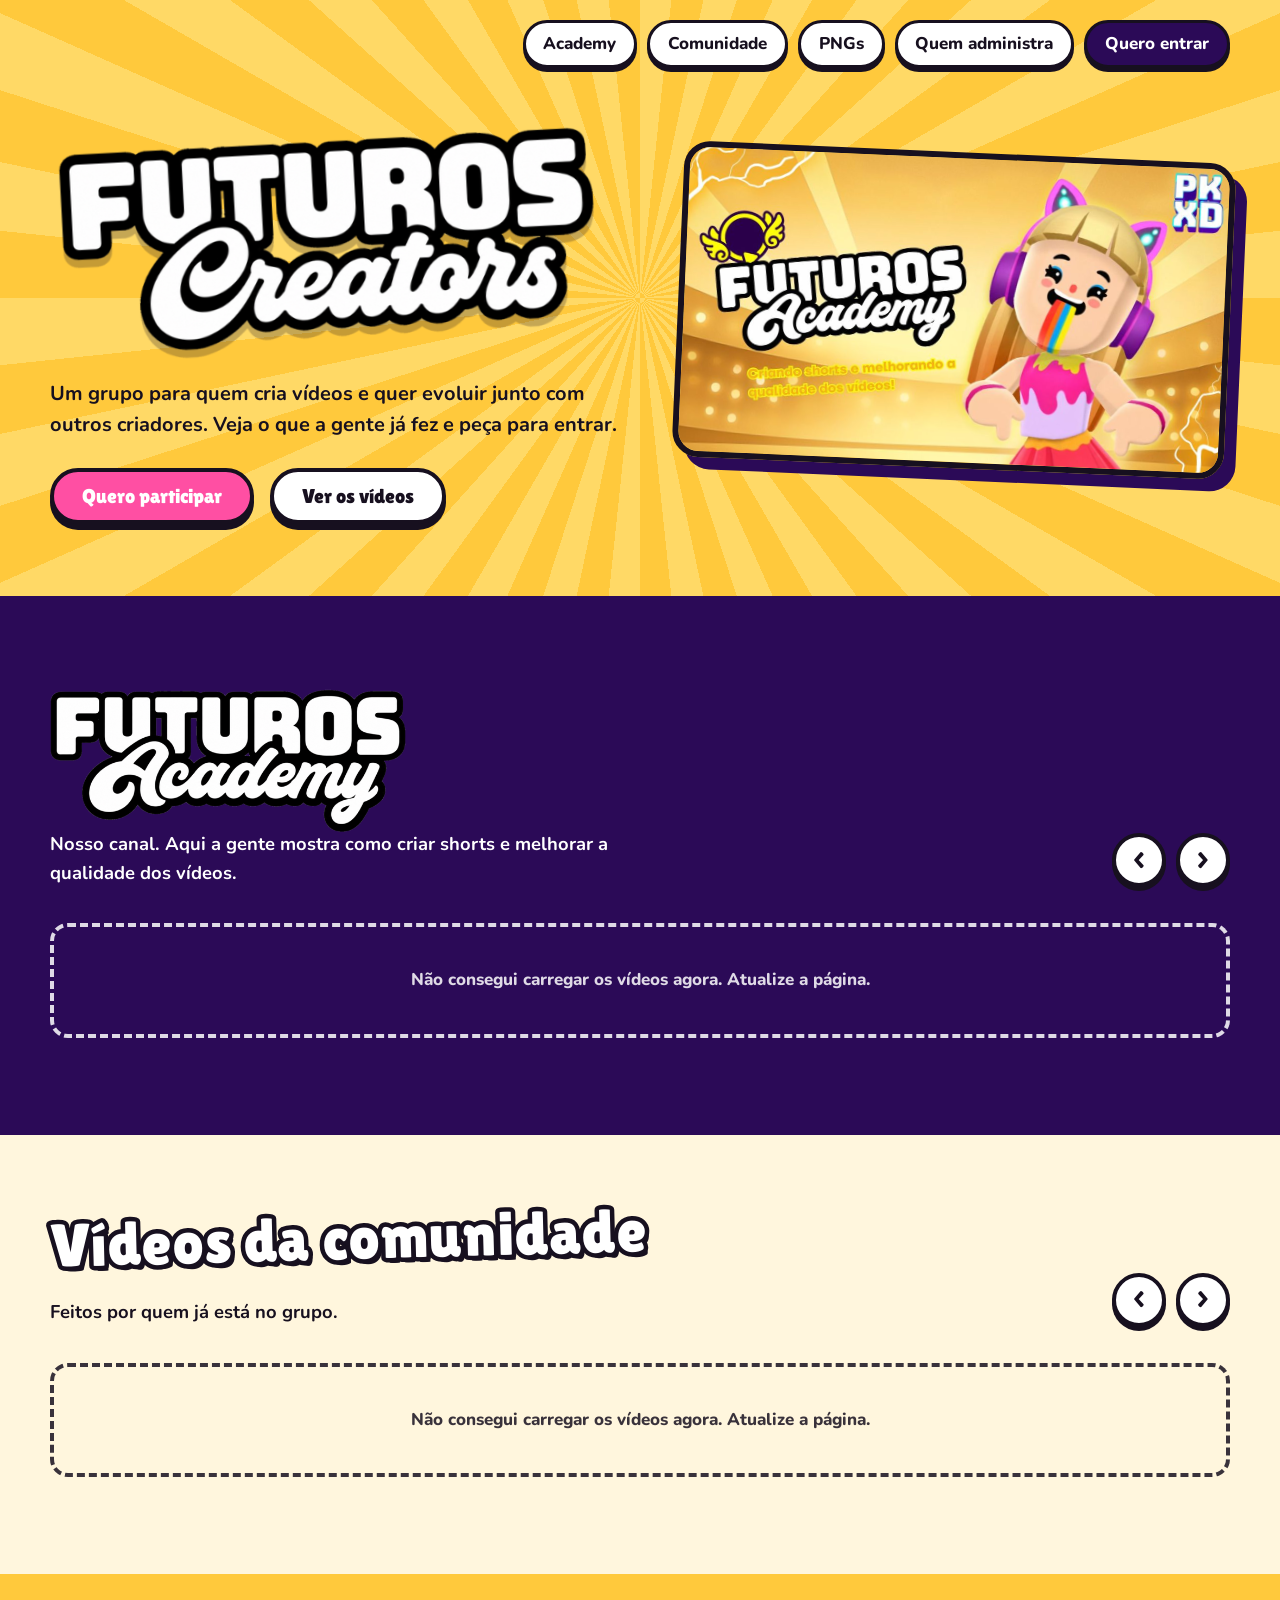
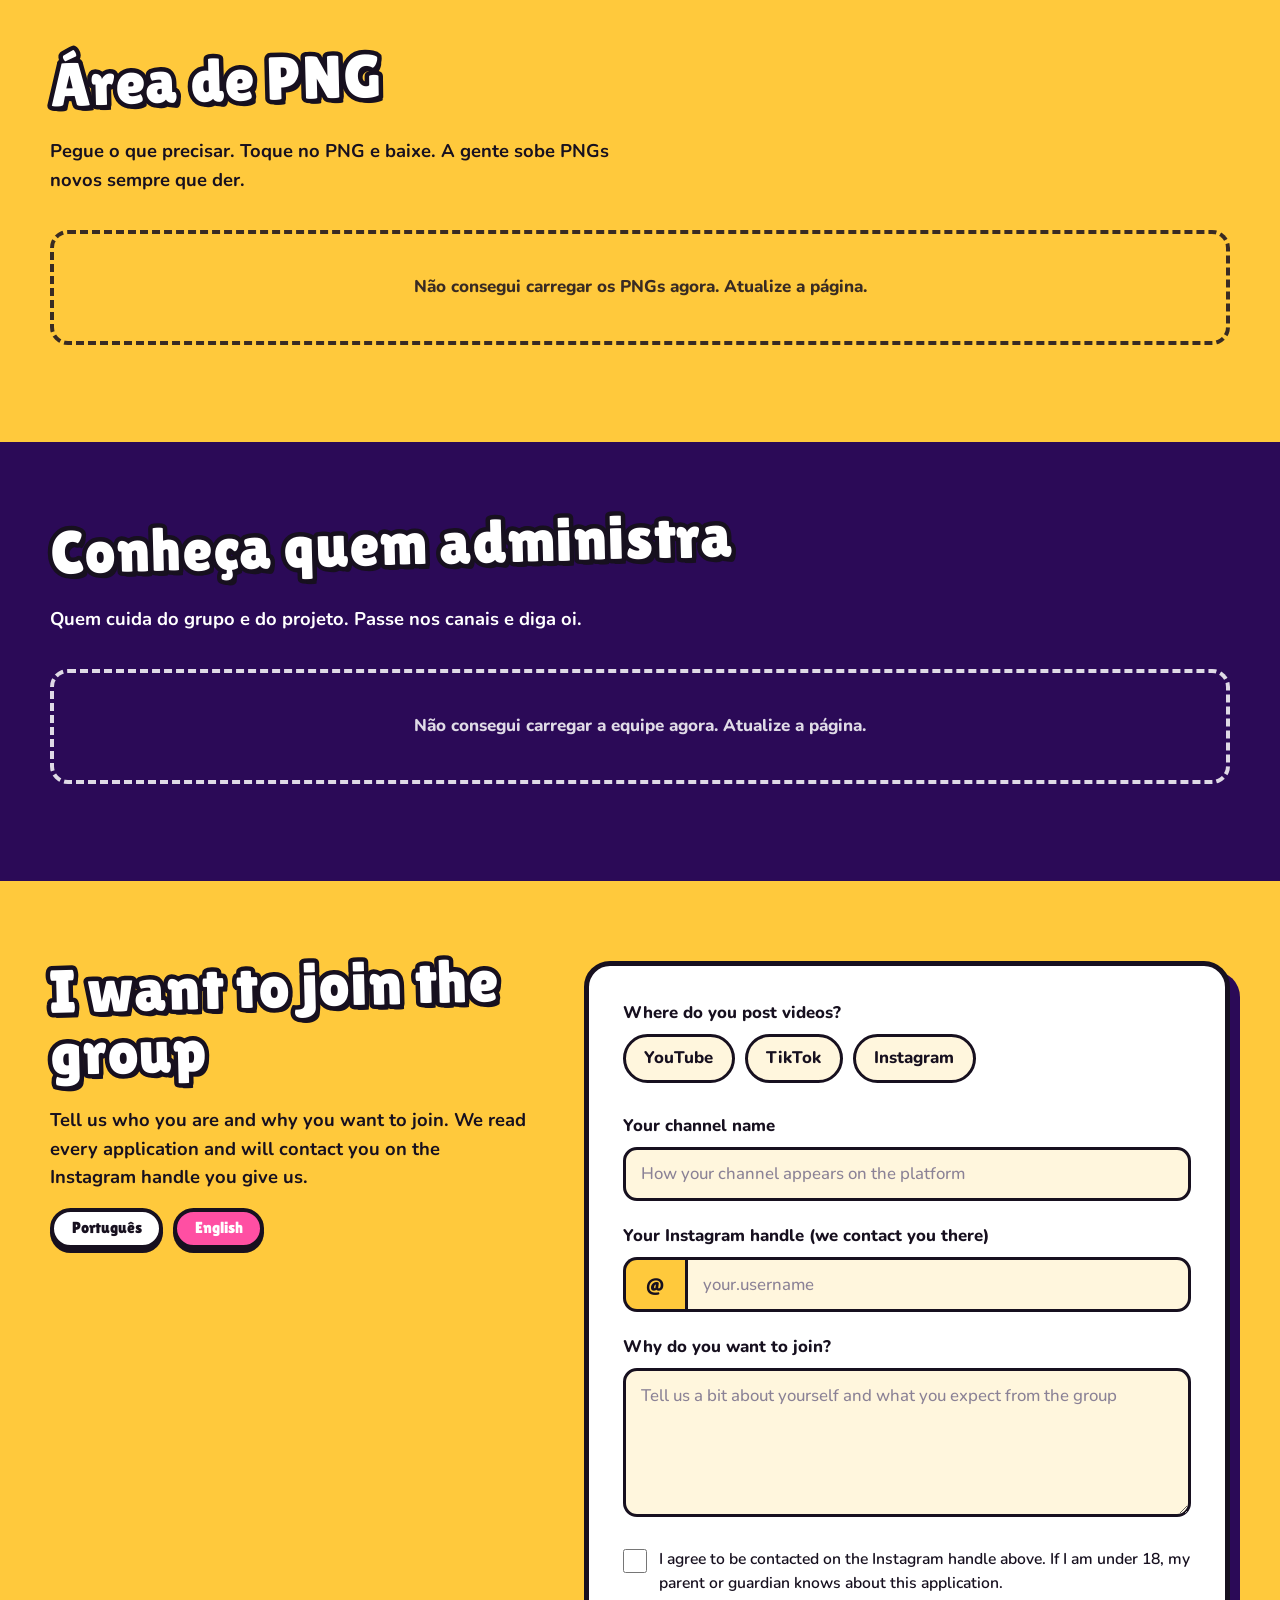
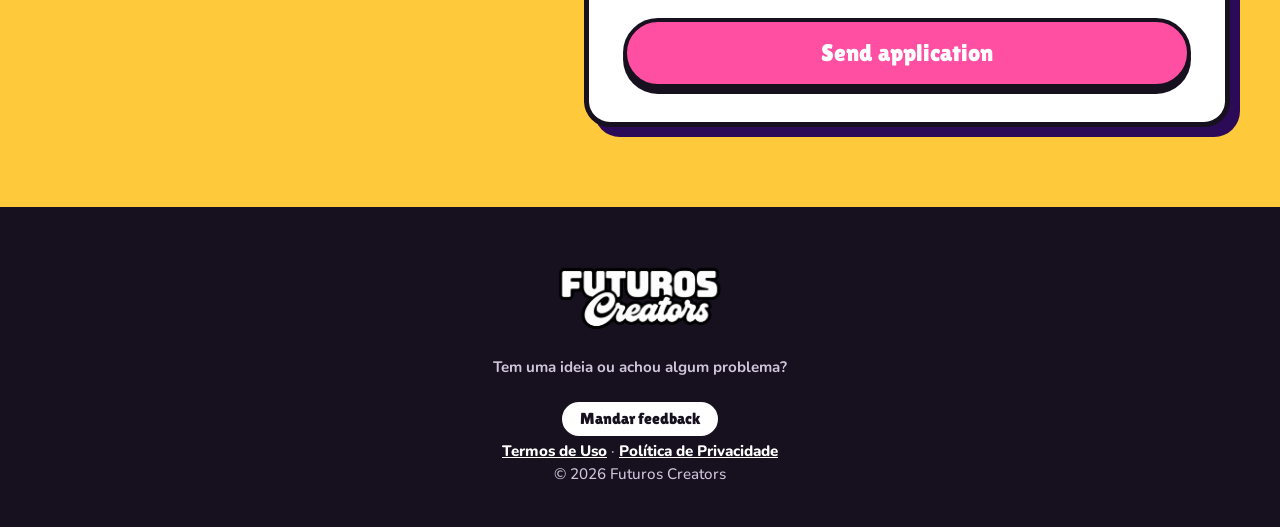
<file: index.html>
<!doctype html>
<html lang="pt-BR">
<head>
<script data-sem-html>(function(){var l=location;if(!/(^|\.)futuroscreators\.site$/.test(l.hostname)||!/\.html$/i.test(l.pathname))return;var n=l.pathname.replace(/(^|\/)index\.html$/i,'$1').replace(/\.html$/i,'');l.replace((n||'/')+l.search+l.hash);})();</script>
<meta charset="utf-8">
<meta name="viewport" content="width=device-width, initial-scale=1">
<title>Futuros Creators</title>
<meta name="description" content="Grupo de criadores de conteúdo. Veja os vídeos da Futuros Academy e da nossa comunidade e peça para entrar.">
<meta name="theme-color" content="#FFC93C">
<meta property="og:title" content="Futuros Creators">
<meta property="og:description" content="Grupo de criadores de conteúdo. Peça para entrar.">
<link rel="icon" href="favicon.png">
<link rel="preconnect" href="https://fonts.googleapis.com">
<link rel="preconnect" href="https://fonts.gstatic.com" crossorigin>
<link href="https://fonts.googleapis.com/css2?family=Lilita+One&family=Nunito:wght@500;700;800&display=swap" rel="stylesheet">
<style>
:root {
    --sol: #FFC93C;
    --sol-claro: #FFD966;
    --uva: #2B0A57;
    --rosa: #FF4FA3;
    --ceu: #35D6E0;
    --tinta: #17101F;
    --papel: #FFF6DD;
    --raio: 18px;
    --titulo: 'Lilita One', 'Trebuchet MS', sans-serif;
    --texto: 'Nunito', system-ui, sans-serif;
}

*, *::before, *::after { box-sizing: border-box; }
html { scroll-behavior: smooth; scroll-padding-top: 16px; }
body {
    margin: 0;
    font: 500 1.0625rem/1.55 var(--texto);
    color: var(--tinta);
    background: var(--sol);
    -webkit-font-smoothing: antialiased;
}
img { max-width: 100%; height: auto; display: block; }
a { color: inherit; }
[hidden] { display: none !important; }
.sr-only { position: absolute; width: 1px; height: 1px; overflow: hidden; clip: rect(0 0 0 0); white-space: nowrap; }

:focus-visible { outline: 4px solid var(--ceu); outline-offset: 3px; }

/* ---------- Título no estilo da logo: branco, contorno preto grosso ---------- */
.adesivo {
    margin: 0 0 .35em;
    font: 400 clamp(2.3rem, 6vw, 3.8rem)/1.02 var(--titulo);
    color: #fff;
    -webkit-text-stroke: 9px var(--tinta);
    paint-order: stroke fill;
    text-shadow: 4px 5px 0 var(--tinta);
    letter-spacing: .01em;
    transform: rotate(-1.5deg);
    transform-origin: left center;
}

/* ---------- Botões ---------- */
.botao {
    display: inline-block;
    padding: .7em 1.4em;
    font: 400 1.25rem/1 var(--titulo);
    text-decoration: none;
    border: 4px solid var(--tinta);
    border-radius: 999px;
    box-shadow: 0 6px 0 var(--tinta);
    cursor: pointer;
    transition: transform .12s, box-shadow .12s;
}
.botao:hover { transform: translateY(2px); box-shadow: 0 4px 0 var(--tinta); }
.botao:active { transform: translateY(6px); box-shadow: 0 0 0 var(--tinta); }
.botao.rosa { background: var(--rosa); color: #fff; }
.botao.claro { background: #fff; color: var(--tinta); }
.botao.grande { width: 100%; font-size: 1.5rem; padding: .8em 1em; }

/* ---------- Topo ---------- */
.topo { position: relative; overflow: hidden; padding: 20px 20px 72px; background: var(--sol); }
.raios {
    position: absolute; left: 50%; top: 50%;
    width: 260vmax; height: 260vmax; margin: -130vmax 0 0 -130vmax;
    background: repeating-conic-gradient(var(--sol-claro) 0 6deg, var(--sol) 6deg 12deg);
    animation: girar 160s linear infinite;
    pointer-events: none;
}
@keyframes girar { to { transform: rotate(360deg); } }

.menu { position: relative; display: flex; justify-content: flex-end; flex-wrap: wrap; gap: 10px; max-width: 1180px; margin: 0 auto; }
.menu a {
    padding: .45em 1.05em; font-weight: 800; text-decoration: none;
    background: #fff; border: 3px solid var(--tinta); border-radius: 999px;
    box-shadow: 0 4px 0 var(--tinta);
}
.menu a:hover { background: var(--papel); }
.menu .menu-cta { background: var(--uva); color: #fff; }
.menu .menu-cta:hover { background: #3f1280; }

.topo-conteudo {
    position: relative; max-width: 1180px; margin: 28px auto 0;
    display: grid; grid-template-columns: 1.05fr 1fr; gap: 48px; align-items: center;
}
.logo-grande { width: min(560px, 100%); transform: rotate(-3deg); margin: -4% 0 -9%; filter: drop-shadow(0 8px 0 rgba(23,16,31,.25)); }
.topo-texto p { max-width: 30em; margin: 18px 0 28px; font-size: 1.25rem; font-weight: 700; }
.botoes { display: flex; flex-wrap: wrap; gap: 16px; }

.tv {
    display: block; transform: rotate(2.5deg);
    border: 6px solid var(--tinta); border-radius: 26px; overflow: hidden;
    box-shadow: 12px 12px 0 var(--uva);
    transition: transform .2s;
}
.tv:hover { transform: rotate(1deg) scale(1.015); }
.tv img { width: 100%; }

/* ---------- Seções ---------- */
.secao { padding: 80px 20px; }
.secao.escura { background: var(--uva); color: #fff; }
.secao.papel { background: var(--papel); }
.secao.sol { background: var(--sol); }
.miolo { max-width: 1180px; margin: 0 auto; }
.cabeca { display: flex; justify-content: space-between; align-items: flex-end; gap: 20px; margin-bottom: 36px; }
.intro { max-width: 32em; margin: 0; font-size: 1.15rem; font-weight: 700; }
.logo-secao { width: min(380px, 80vw); margin: -6% 0 -7% -12px; }
.vazio { padding: 40px 24px; border: 4px dashed currentColor; border-radius: var(--raio); font-weight: 800; text-align: center; opacity: .85; }

/* ---------- Fita de vídeos ---------- */
.setas { display: flex; gap: 10px; flex-shrink: 0; }
.seta {
    width: 54px; height: 54px; border-radius: 50%;
    font: 400 2.2rem/1 var(--titulo); padding: 0 0 6px;
    background: #fff; color: var(--tinta);
    border: 4px solid var(--tinta); box-shadow: 0 4px 0 var(--tinta); cursor: pointer;
}
.seta:hover { background: var(--sol); }
.seta:active { transform: translateY(4px); box-shadow: none; }

.fita {
    --altura: 330px;
    display: flex; gap: 26px; align-items: flex-start;
    overflow-x: auto; scroll-snap-type: x proximity;
    padding: 6px 6px 28px; margin: 0 -6px;
    scrollbar-color: var(--rosa) transparent;
}
.clipe {
    flex: none; scroll-snap-align: start;
    display: flex; flex-direction: column; gap: 12px;
    padding: 0; border: 0; background: none; color: inherit;
    font: inherit; text-align: left; cursor: pointer;
}
.capa {
    position: relative; display: block; height: var(--altura); overflow: hidden;
    border: 4px solid var(--tinta); border-radius: var(--raio);
    background: var(--tinta); box-shadow: 7px 7px 0 var(--rosa);
    transition: transform .15s, box-shadow .15s;
}
.vertical .capa { aspect-ratio: 9 / 16; }
.horizontal .capa { aspect-ratio: 16 / 9; height: calc(var(--altura) * .82); }
.escura .capa { border-color: #000; box-shadow: 7px 7px 0 var(--sol); }
.capa img { width: 100%; height: 100%; object-fit: cover; }
.clipe:hover .capa { transform: translate(3px, 3px); box-shadow: 3px 3px 0 var(--rosa); }
.escura .clipe:hover .capa { box-shadow: 3px 3px 0 var(--sol); }

.play {
    position: absolute; inset: 0; margin: auto; width: 66px; height: 66px;
    background: #fff; border: 4px solid var(--tinta); border-radius: 50%;
}
.play::after {
    content: ''; position: absolute; left: 25px; top: 15px;
    border-left: 20px solid var(--tinta); border-top: 11px solid transparent; border-bottom: 11px solid transparent;
}
.legenda { width: 0; min-width: 100%; display: flex; flex-direction: column; gap: 2px; }
.legenda strong { font-weight: 800; line-height: 1.25; display: -webkit-box; -webkit-line-clamp: 2; -webkit-box-orient: vertical; overflow: hidden; }
.legenda small { font-weight: 700; opacity: .75; }

/* ---------- Inscrição ---------- */
.duas-colunas { display: grid; grid-template-columns: .85fr 1.15fr; gap: 56px; align-items: start; }
.inscricao-texto { position: sticky; top: 24px; }

.folha {
    padding: 34px; background: #fff;
    border: 5px solid var(--tinta); border-radius: 26px;
    box-shadow: 10px 10px 0 var(--uva);
}
.campo { margin: 0 0 22px; padding: 0; border: 0; min-width: 0; }
.campo label, .campo legend { display: block; margin-bottom: 8px; padding: 0; font-weight: 800; font-size: 1.05rem; }
.campo input[type=text], .campo textarea {
    width: 100%; padding: .75em .9em;
    font: 600 1.05rem/1.4 var(--texto); color: var(--tinta);
    background: var(--papel); border: 3px solid var(--tinta); border-radius: 14px;
}
.campo textarea { resize: vertical; min-height: 130px; }
.campo input::placeholder, .campo textarea::placeholder { color: #8b8296; font-weight: 500; }
.campo input[type=text]:focus, .campo textarea:focus { outline: none; background: #fff; box-shadow: 0 0 0 4px var(--ceu); }

.arroba { display: flex; align-items: stretch; }
.arroba span {
    display: grid; place-items: center; padding: 0 .9em;
    font: 400 1.4rem var(--titulo); background: var(--sol);
    border: 3px solid var(--tinta); border-right: 0; border-radius: 14px 0 0 14px;
}
.arroba input { border-radius: 0 14px 14px 0 !important; }

.chips { display: flex; flex-wrap: wrap; gap: 10px; }
.chip input { position: absolute; opacity: 0; pointer-events: none; }
.chip span {
    display: inline-block; padding: .5em 1.1em; margin: 0;
    font-weight: 800; background: var(--papel);
    border: 3px solid var(--tinta); border-radius: 999px; cursor: pointer;
    transition: background .12s, transform .12s;
}
.chip input:checked + span { background: var(--rosa); color: #fff; transform: rotate(-2deg); box-shadow: 0 3px 0 var(--tinta); }
.chip input:focus-visible + span { outline: 4px solid var(--ceu); outline-offset: 3px; }

.campo.ciente .marca { display: flex; gap: 12px; align-items: flex-start; font-weight: 600; font-size: .98rem; cursor: pointer; }
.marca input { width: 24px; height: 24px; flex: none; margin: 2px 0 0; accent-color: var(--rosa); }

.erro { min-height: 0; margin: 6px 0 0; font-weight: 800; font-size: .95rem; color: #C4125F; }
.erro:empty { display: none; }
.campo.com-erro input[type=text], .campo.com-erro textarea { border-color: #C4125F; }
.erro.geral { margin-top: 14px; text-align: center; }
.isca { position: absolute; left: -9999px; width: 1px; height: 1px; overflow: hidden; }

.enviado { text-align: center; padding: 28px 8px; }
.enviado h3 { margin: 0 0 10px; font: 400 2.4rem/1.1 var(--titulo); }
.enviado p { margin: 0 auto; max-width: 24em; font-weight: 700; }

/* ---------- Rodapé ---------- */
.rodape { padding: 40px 20px; text-align: center; background: var(--tinta); color: #cfc6dc; }
.rodape img { width: 170px; margin: 0 auto 6px; }
.rodape p { margin: 0; font-size: .95rem; }

/* ---------- Reprodutor ---------- */
dialog#player {
    width: min(92vw, 960px); max-height: 94vh; padding: 14px;
    background: var(--tinta); color: #fff;
    border: 4px solid #fff; border-radius: 22px; overflow: visible;
}
dialog#player::backdrop { background: rgba(23, 16, 31, .86); }
.player-caixa { margin: 0 auto; background: #000; border-radius: 12px; overflow: hidden; aspect-ratio: 16 / 9; }
dialog#player.vertical .player-caixa { aspect-ratio: 9 / 16; height: min(78vh, 760px); max-width: 100%; }
.player-caixa iframe { width: 100%; height: 100%; border: 0; display: block; }
.player-titulo { margin: 12px 4px 2px; font-weight: 800; text-align: center; }
.fechar {
    position: absolute; right: -14px; top: -18px; width: 46px; height: 46px; border-radius: 50%;
    font: 400 1.9rem/1 var(--titulo); padding: 0 0 4px;
    background: var(--rosa); color: #fff; border: 4px solid #fff; cursor: pointer;
}

/* ---------- Yoan News ---------- */
.secao.ceu { background: var(--ceu); }
.jornal { max-width: 980px; }
.jornal-foto {
    margin: 0 0 30px; overflow: hidden; transform: rotate(-1deg);
    border: 6px solid var(--tinta); border-radius: 26px; box-shadow: 12px 12px 0 var(--uva);
}
.jornal-foto img { display: block; width: 100%; height: auto; }
.jornal-foto.sem-foto { display: none; }
.jornal-corpo .intro { margin-bottom: 28px; }
.edicao {
    padding: 30px 32px; background: #fff;
    border: 5px solid var(--tinta); border-radius: 26px; box-shadow: 10px 10px 0 var(--uva);
}
.edicao-info { display: flex; flex-wrap: wrap; gap: 8px 14px; align-items: center; margin: 0 0 12px; font-weight: 700; }
.selo {
    display: inline-block; padding: .15em .8em; font-weight: 800; font-size: .95rem;
    background: var(--sol); border: 3px solid var(--tinta); border-radius: 999px;
}
.edicao h3 { margin: 0 0 14px; font: 400 clamp(1.8rem, 4vw, 2.6rem)/1.08 var(--titulo); }
.texto { max-width: 38em; }
.texto p { margin: 0 0 1em; overflow-wrap: anywhere; }
.texto p:last-child { margin-bottom: 0; }
.antigas { margin-top: 34px; }
.antigas h3 { margin: 0 0 12px; font: 400 1.6rem var(--titulo); }
.antiga { margin: 0 0 10px; background: var(--papel); border: 4px solid var(--tinta); border-radius: 16px; }
.antiga summary {
    display: flex; flex-wrap: wrap; gap: 6px 12px; align-items: center;
    padding: 12px 16px; cursor: pointer; list-style: none;
}
.antiga summary::-webkit-details-marker { display: none; }
.antiga summary::after { content: '+'; margin-left: auto; font: 400 1.6rem/1 var(--titulo); }
.antiga[open] summary::after { content: '\2212'; }
.antiga summary time { font-weight: 700; opacity: .75; }
.antiga .texto { padding: 0 18px 18px; }

/* ---------- Quem administra ---------- */
.equipe-grade { display: grid; grid-template-columns: repeat(auto-fit, minmax(250px, 1fr)); gap: 30px; }
.pessoa {
    display: flex; flex-direction: column; align-items: flex-start; gap: 4px; padding: 24px;
    color: var(--tinta); background: #fff; border: 5px solid #000; border-radius: 22px;
    box-shadow: 8px 8px 0 var(--sol);
}
.pessoa:nth-child(even) { transform: rotate(.7deg); }
.pessoa:nth-child(odd) { transform: rotate(-.7deg); }
.inicial {
    display: grid; place-items: center; width: 64px; height: 64px; margin-bottom: 8px;
    font: 400 2rem/1 var(--titulo); color: #fff; background: var(--rosa);
    border: 4px solid var(--tinta); border-radius: 50%;
}
.foto-canal { display: block; width: 72px; height: 72px; margin-bottom: 8px; object-fit: cover; border: 4px solid var(--tinta); border-radius: 50%; background: var(--papel); }
.pessoa.youtube .inicial { background: #e8283c; }
.pessoa.tiktok .inicial { background: var(--tinta); }
.pessoa.instagram .inicial { background: var(--rosa); }
.pessoa h3 { margin: 0; font: 400 1.6rem/1.1 var(--titulo); }
.canal-nome { margin: 0; font-weight: 800; }
.desc { margin: 6px 0 0; font-size: .98rem; }
.botao.pequeno { margin-top: 14px; padding: .55em 1.1em; font-size: 1rem; box-shadow: 0 4px 0 var(--tinta); }

/* ---------- Festa ---------- */
.secao.festa { background: var(--rosa); }
.festa-quando { margin: 0 0 14px; font: 400 clamp(1.5rem, 4vw, 2.2rem)/1.1 var(--titulo); color: var(--tinta); }
.festa-contagem { margin: 18px 0 0; display: inline-block; padding: .3em 1em; font-weight: 800; background: #fff; border: 3px solid var(--tinta); border-radius: 999px; box-shadow: 0 4px 0 var(--tinta); }
.festa .folha { box-shadow: 10px 10px 0 var(--tinta); }
.dica { margin: 6px 0 0; font-size: .92rem; font-weight: 700; opacity: .75; }
.festa-fechada { margin: 0; font: 400 1.6rem/1.2 var(--titulo); }
#festa-ok-texto { overflow-wrap: anywhere; }

/* ---------- Área de PNG ---------- */
.png-filtros { display: flex; flex-wrap: wrap; gap: 10px; margin: 0 0 26px; }
.chip-png { padding: .4em 1.1em; font: 800 1rem var(--texto); color: var(--tinta); background: #fff; border: 3px solid var(--tinta); border-radius: 999px; cursor: pointer; }
.chip-png.ativo { background: var(--uva); color: #fff; transform: rotate(-2deg); box-shadow: 0 3px 0 var(--tinta); }
.png-grade { display: grid; grid-template-columns: repeat(auto-fill, minmax(170px, 1fr)); gap: 24px; }
.png-card {
    display: flex; flex-direction: column; gap: 4px; padding: 10px 10px 14px; text-align: left; cursor: pointer;
    font: 700 1rem/1.25 var(--texto); color: var(--tinta); background: #fff;
    border: 4px solid var(--tinta); border-radius: 18px; box-shadow: 6px 6px 0 var(--uva);
    transition: transform .12s, box-shadow .12s;
}
.png-card:hover { transform: translate(3px, 3px); box-shadow: 3px 3px 0 var(--uva); }
.png-card small { font-weight: 700; opacity: .7; }
.xadrez, .png-visor {
    background: conic-gradient(#e9e2cf 25%, #fff 0 50%, #e9e2cf 0 75%, #fff 0) 0 0 / 20px 20px;
}
.xadrez { display: grid; place-items: center; aspect-ratio: 1; margin-bottom: 6px; border: 3px solid var(--tinta); border-radius: 12px; overflow: hidden; }
.xadrez img { max-width: 100%; max-height: 100%; object-fit: contain; }
#png-dialog { width: min(640px, 94vw); padding: 22px; text-align: center; color: #fff; background: var(--tinta); border: 5px solid #fff; border-radius: 24px; }
#png-dialog::backdrop { background: rgba(23, 16, 31, .82); }
#png-dialog .fechar { position: absolute; top: 10px; right: 10px; width: 44px; height: 44px; font: 400 1.9rem/1 var(--titulo); padding: 0 0 4px; background: var(--rosa); color: #fff; border: 4px solid #fff; border-radius: 50%; cursor: pointer; }
.png-visor { display: grid; place-items: center; min-height: 200px; margin: 30px 0 14px; border-radius: 16px; overflow: hidden; }
.png-visor img { display: block; max-width: 100%; max-height: 60vh; }
.png-visor p { margin: 0; padding: 20px; color: var(--tinta); font-weight: 800; background: #fff; border-radius: 12px; }
.png-dica { margin: 0 0 14px; font-size: .9rem; opacity: .8; }

/* ---------- Criador Destaque da Semana ---------- */
.destaque-cartao {
    display: grid; grid-template-columns: auto 1fr; gap: 14px 36px; align-items: center;
    padding: 34px; background: #fff; transform: rotate(-.6deg);
    border: 5px solid var(--tinta); border-radius: 26px; box-shadow: 10px 10px 0 var(--rosa);
}
.destaque-foto { position: relative; width: 190px; height: 190px; }
.destaque-img { display: block; width: 100%; height: 100%; object-fit: cover; border: 6px solid var(--tinta); border-radius: 50%; background: var(--papel); }
.inicial-grande { display: grid; place-items: center; font: 400 5.5rem/1 var(--titulo); color: #fff; background: var(--rosa); }
.coroa {
    position: absolute; right: -8px; top: -8px; display: grid; place-items: center; width: 56px; height: 56px;
    font: 400 1.9rem/1 var(--titulo); background: var(--sol); border: 4px solid var(--tinta); border-radius: 50%; transform: rotate(14deg);
}
.destaque-info h3 { margin: 0; font: 400 clamp(2rem, 5vw, 3.1rem)/1.05 var(--titulo); overflow-wrap: anywhere; }
.destaque-info .canal-nome { margin: 4px 0 0; }
.conquistas { display: flex; flex-wrap: wrap; gap: 8px; margin: 16px 0 0; padding: 0; list-style: none; }
.conquistas .selo { background: var(--ceu); }
.destaque-numeros { margin: 14px 0 0; font-weight: 800; }
.destaque-frase { margin: 10px 0 0; max-width: 36em; overflow-wrap: anywhere; }
/* ---------- Ranking de médias ---------- */
.idioma { display: flex; gap: 10px; margin-top: 16px; }
.idioma .botao.pequeno { margin-top: 0; }
.idioma [aria-pressed="true"] { background: var(--rosa); color: #fff; }
.rk-filtros { display: flex; flex-wrap: wrap; gap: 10px 24px; margin: 0 0 24px; }
.rk-lista { margin: 0; padding: 0; list-style: none; display: grid; gap: 12px; max-width: 760px; }
.rk-item { display: flex; gap: 14px; align-items: center; padding: 12px 16px; background: #fff; color: var(--tinta); border: 4px solid var(--tinta); border-radius: 18px; }
.rk-pos { flex: none; width: 2.2em; font: 400 1.7rem/1 var(--titulo); text-align: center; }
.rk-item:nth-child(1) { background: var(--sol); box-shadow: 0 6px 0 var(--tinta); }
.rk-item:nth-child(2) { background: var(--ceu); }
.rk-item:nth-child(3) { background: var(--rosa); color: #fff; }
.rk-foto { flex: none; width: 58px; height: 58px; object-fit: cover; border: 3px solid var(--tinta); border-radius: 50%; background: var(--papel); }
.rk-foto.rk-inicial { display: grid; place-items: center; font: 400 1.6rem/1 var(--titulo); color: #fff; background: var(--uva); }
.rk-nome { flex: 1; min-width: 0; }
.rk-nome a, .rk-nome strong { display: block; font-weight: 800; line-height: 1.2; overflow-wrap: anywhere; color: inherit; }
.rk-nome small { display: block; font-weight: 700; opacity: .8; }
.rk-media { flex: none; text-align: right; font: 400 1.5rem/1.1 var(--titulo); }
.rk-media small { display: block; font: 700 .75rem var(--texto); opacity: .8; }
.rk-rodape { margin: 18px 0 0; font-weight: 700; }
.destaque-cartao { transition: opacity .3s ease; }
.destaque-cartao.saindo { opacity: 0; }
.destaque-pontos { display: flex; justify-content: center; flex-wrap: wrap; gap: 12px; margin-top: 26px; }
.destaque-ponto { width: 22px; height: 22px; padding: 0; background: #fff; border: 3px solid var(--tinta); border-radius: 50%; cursor: pointer; }
.destaque-ponto[aria-current="true"] { background: var(--rosa); transform: scale(1.2); }
@media (prefers-reduced-motion: reduce) { .destaque-cartao { transition: none; } }
.destaque-antigos { margin-top: 44px; }
.destaque-antigos h3 { margin: 0 0 14px; font: 400 1.6rem var(--titulo); }
.hall { display: grid; grid-template-columns: repeat(auto-fill, minmax(240px, 1fr)); gap: 16px; }
.hall-item { display: flex; gap: 12px; align-items: center; padding: 12px 14px; background: #fff; border: 4px solid var(--tinta); border-radius: 16px; }
.hall-img { flex: none; width: 54px; height: 54px; object-fit: cover; border: 3px solid var(--tinta); border-radius: 50%; background: var(--papel); }
.hall-inicial { display: grid; place-items: center; font: 400 1.6rem/1 var(--titulo); color: #fff; background: var(--rosa); }
.hall-item strong { display: block; line-height: 1.2; overflow-wrap: anywhere; }
.hall-item small { display: block; font-weight: 700; opacity: .8; line-height: 1.3; }
.rodape-links { margin: 0 0 8px; }
.rodape-links a { color: #fff; font-weight: 800; }
.rodape-feedback { margin: 0 0 22px; }
.rodape-feedback span { display: block; margin-bottom: 4px; font-weight: 700; }
@media (max-width: 700px) {
    .destaque-cartao { grid-template-columns: 1fr; justify-items: center; text-align: center; padding: 24px; box-shadow: 7px 7px 0 var(--rosa); }
    .destaque-foto { width: 150px; height: 150px; }
    .conquistas { justify-content: center; }
}

/* ---------- Celular ---------- */
@media (max-width: 860px) {
    .topo { padding-bottom: 56px; }
    .topo-conteudo { grid-template-columns: 1fr; gap: 40px; }
    .menu { justify-content: center; }
    .tv { margin: 0 6px; }
    .secao { padding: 56px 18px; }
    .duas-colunas { grid-template-columns: 1fr; gap: 36px; }
    .inscricao-texto { position: static; }
    .folha { padding: 22px; box-shadow: 7px 7px 0 var(--uva); }
    .cabeca { align-items: flex-start; flex-direction: column; }
    .setas { display: none; }
    .fita { --altura: 290px; gap: 20px; }
    .adesivo { -webkit-text-stroke-width: 7px; }
    .jornal-foto { margin: 0 6px 26px; box-shadow: 8px 8px 0 var(--uva); }
    .edicao { padding: 22px; box-shadow: 7px 7px 0 var(--uva); }
    .equipe-grade { gap: 24px; }
    .png-grade { grid-template-columns: repeat(2, 1fr); gap: 16px; }
    .festa .folha { box-shadow: 7px 7px 0 var(--tinta); }
}

@media (prefers-reduced-motion: reduce) {
    html { scroll-behavior: auto; }
    .raios { animation: none; }
    * { transition: none !important; }
}

</style>
<!-- MANUTENCAO:CSS -->
<style id="manutencao-css">
#manutencao { position: fixed; inset: 0; z-index: 2147483647; display: grid; place-items: center; padding: 20px; overflow: auto;
    background: var(--uva, #2B0A57); color: var(--tinta, #17101F); font-family: var(--texto, 'Nunito', system-ui, sans-serif); }
#manutencao .manu-card { width: min(560px, 100%); padding: clamp(24px, 6vw, 44px); text-align: center; background: var(--papel, #FFF6DD);
    border: 6px solid var(--tinta, #17101F); border-radius: 26px; box-shadow: 10px 10px 0 var(--rosa, #FF4FA3); }
#manutencao .manu-img { display: block; width: min(230px, 58vw); height: auto; margin: -4px auto 0; transform-origin: 50% 90%; animation: manu-bale 2.8s ease-in-out infinite; filter: drop-shadow(0 6px 0 rgba(23,16,31,.15)); }
#manutencao h1 { margin: 14px 0 10px; font: 400 clamp(1.8rem, 6.5vw, 2.8rem)/1.1 var(--titulo, 'Lilita One', 'Trebuchet MS', sans-serif); overflow-wrap: anywhere; }
#manutencao .manu-faixa { display: inline-block; margin: 0 0 14px; padding: .25em .9em; background: var(--rosa, #FF4FA3); color: #fff; border: 4px solid var(--tinta, #17101F);
    border-radius: 999px; font: 400 clamp(1.1rem, 4vw, 1.5rem) var(--titulo, 'Lilita One', 'Trebuchet MS', sans-serif); transform: rotate(-2deg); }
#manutencao p { margin: 0; font-size: 1.1rem; font-weight: 800; }
@keyframes manu-bale { 0%, 100% { transform: rotate(-3deg); } 50% { transform: rotate(3deg); } }
@media (prefers-reduced-motion: reduce) { #manutencao .manu-img { animation: none; } }
</style>
<!-- /MANUTENCAO:CSS -->
</head>
<body>
<!-- MANUTENCAO:INICIO (para reabrir o site: mude "ligado" para false, ou apague do MANUTENCAO:INICIO até MANUTENCAO:FIM e o bloco MANUTENCAO:CSS) -->
<div id="manutencao" role="alertdialog" aria-modal="true" aria-labelledby="manu-titulo" aria-describedby="manu-texto">
    <div class="manu-card">
        <img class="manu-img" src="[data-uri]" width="520" height="628" alt="CreatorGirl toda enrolada nos fios, segurando uma câmera">
        <h1 id="manu-titulo">CreatorGirl ligou a câmera no lugar errado! &#128565;&#8205;&#128171;</h1>
        <span class="manu-faixa">Site em manutenção</span>
        <p id="manu-texto">Estamos arrumando tudo e já já voltamos. Volte daqui a pouquinho!</p>
    </div>
</div>
<script>
(function () {
    var ligado = false;   /* mude para false para reabrir o site */
    var el = document.getElementById('manutencao');
    if (!ligado) { el.parentNode.removeChild(el); return; }
    function travar() {
        Array.prototype.forEach.call(document.body.children, function (c) { if (c !== el && c.tagName !== 'SCRIPT') c.inert = true; });
        document.documentElement.style.overflow = 'hidden';
    }
    if (document.readyState === 'loading') document.addEventListener('DOMContentLoaded', travar); else travar();
})();
</script>
<!-- MANUTENCAO:FIM -->


<section class="topo" id="inicio">
    <div class="raios" aria-hidden="true"></div>
    <nav class="menu" aria-label="Principal">
        <a href="#festa" id="menu-festa" class="menu-festa" hidden>Festa</a>
        <a href="#academy">Academy</a>
        <a href="#yoan-news" id="menu-yoan-news" hidden>Yoan News</a>
        <a href="#destaque" id="menu-destaque" hidden>Destaque</a>
        <a href="#ranking" id="menu-ranking" hidden>Ranking</a>
        <a href="#comunidade">Comunidade</a>
        <a href="#pngs">PNGs</a>
        <a href="#equipe">Quem administra</a>
        <a href="#inscricao" class="menu-cta">Quero entrar</a>
    </nav>
    <div class="topo-conteudo">
        <div class="topo-texto">
            <h1 class="sr-only">Futuros Creators</h1>
            <img class="logo-grande" src="logo-creators.png" alt="Futuros Creators" width="1000" height="607">
            <p>Um grupo para quem cria vídeos e quer evoluir junto com outros criadores. Veja o que a gente já fez e peça para entrar.</p>
            <div class="botoes">
                <a href="#inscricao" class="botao rosa">Quero participar</a>
                <a href="#academy" class="botao claro">Ver os vídeos</a>
            </div>
        </div>
        <a href="#academy" class="tv" aria-label="Ir para a Futuros Academy">
            <img src="banner-academy.jpg" alt="Futuros Academy: criando shorts e melhorando a qualidade dos vídeos" width="1280" height="720">
        </a>
    </div>
</section>

<section class="secao festa" id="festa" hidden>
    <div class="miolo duas-colunas">
        <div class="festa-texto">
            <h2 class="adesivo" id="festa-titulo"></h2>
            <p class="festa-quando" id="festa-quando"></p>
            <p class="intro" id="festa-desc"></p>
            <p class="festa-contagem" id="festa-contagem"></p>
        </div>
        <div class="folha">
            <form id="form-festa" novalidate>
                <div class="campo">
                    <label for="jogador">Seu nome no PK XD com o ID</label>
                    <input id="jogador" name="jogador" type="text" maxlength="45" autocomplete="off" autocapitalize="none" spellcheck="false" placeholder="Jogador#1234">
                    <p class="dica">Escreva do jeito que aparece no jogo: nome, # e os números do ID.</p>
                    <p class="erro" data-erro="jogador" role="alert"></p>
                </div>
                <button type="submit" id="festa-enviar" class="botao rosa grande">Entrar na lista</button>
            </form>
            <div class="enviado" id="festa-ok" hidden>
                <h3 id="festa-ok-titulo">Você está na lista!</h3>
                <p id="festa-ok-texto"></p>
            </div>
            <p class="festa-fechada" id="festa-fechada" hidden>A lista dessa festa já fechou.</p>
        </div>
    </div>
</section>

<section class="secao escura" id="academy">
    <div class="miolo">
        <div class="cabeca">
            <div>
                <img class="logo-secao" src="logo-academy.png" alt="Futuros Academy" width="1000" height="607">
                <p class="intro">Nosso canal. Aqui a gente mostra como criar shorts e melhorar a qualidade dos vídeos.</p>
            </div>
            <div class="setas" aria-label="Rolar vídeos">
                <button type="button" class="seta" data-alvo="fita-academy" data-dir="-1" aria-label="Anteriores">&#8249;</button>
                <button type="button" class="seta" data-alvo="fita-academy" data-dir="1" aria-label="Próximos">&#8250;</button>
            </div>
        </div>
        <div class="fita" id="fita-academy" tabindex="0" aria-label="Vídeos da Futuros Academy" hidden></div>
        <p class="vazio" id="vazio-academy">Carregando os vídeos...</p>
    </div>
</section>

<section class="secao ceu" id="yoan-news" hidden>
    <div class="miolo jornal">
        <div class="jornal-foto" id="yoan-foto">
            <img src="yoan.jpg" alt="Yoan News, com a Yoan de armadura dourada" width="1280" height="720">
        </div>
        <div class="jornal-corpo">
            <h2 class="sr-only">Yoan News</h2>
            <p class="intro">As novidades do grupo, contadas pela Yoan. Toda edição nova aparece aqui.</p>
            <article class="edicao" id="noticia-atual" hidden>
                <p class="edicao-info"><span class="selo" id="noticia-selo"></span><time id="noticia-data"></time></p>
                <h3 id="noticia-titulo"></h3>
                <div class="texto" id="noticia-texto"></div>
            </article>
            <p class="vazio" id="vazio-noticias">Carregando o Yoan News...</p>
            <div class="antigas" id="noticias-antigas" hidden>
                <h3>Edições anteriores</h3>
                <div id="lista-antigas"></div>
            </div>
        </div>
    </div>
</section>

<section class="secao sol" id="destaque" hidden>
    <div class="miolo">
        <div class="cabeca">
            <div>
                <h2 class="adesivo">Criador Destaque da Semana</h2>
                <p class="intro" id="destaque-semana"></p>
            </div>
        </div>
        <article class="destaque-cartao">
            <div class="destaque-foto" id="destaque-foto"></div>
            <div class="destaque-info">
                <h3 id="destaque-nome"></h3>
                <p class="canal-nome" id="destaque-canal"></p>
                <ul class="conquistas" id="destaque-conquistas" aria-label="Conquistas da semana"></ul>
                <p class="destaque-numeros" id="destaque-numeros" hidden></p>
                <p class="destaque-frase" id="destaque-frase" hidden></p>
                <a class="botao rosa pequeno" id="destaque-link" target="_blank" rel="noopener noreferrer" hidden>Ver canal</a>
            </div>
        </article>
        <div class="destaque-pontos" id="destaque-pontos" role="group" aria-label="Escolher o destaque" hidden></div>
    </div>
</section>

<section class="secao escura" id="ranking" hidden>
    <div class="miolo">
        <div class="cabeca">
            <div>
                <h2 class="adesivo">Ranking de Médias</h2>
                <p class="intro">Média de views dos criadores que escolheram aparecer. Quer entrar? Faça a sua conta na <a href="beta">área beta</a> e marque a caixa do ranking.</p>
            </div>
        </div>
        <div class="rk-filtros">
            <div class="chips" id="rk-plat-grupo" role="radiogroup" aria-label="Plataforma" hidden>
                <label class="chip"><input type="radio" name="rk-plat" value="youtube" checked><span>YouTube</span></label>
                <label class="chip"><input type="radio" name="rk-plat" value="tiktok"><span>TikTok</span></label>
            </div>
            <div class="chips" id="rk-tipo-grupo" role="radiogroup" aria-label="Tipo de vídeo">
                <label class="chip"><input type="radio" name="rk-tipo" value="s" checked><span>Shorts</span></label>
                <label class="chip"><input type="radio" name="rk-tipo" value="l"><span>Vídeos longos</span></label>
            </div>
            <div class="chips" role="radiogroup" aria-label="Mês">
                <label class="chip"><input type="radio" name="rk-mes" value="0" checked><span>Este mês</span></label>
                <label class="chip"><input type="radio" name="rk-mes" value="-1"><span>Mês passado</span></label>
            </div>
        </div>
        <ol class="rk-lista" id="rk-lista"></ol>
        <p class="vazio" id="rk-vazio" hidden>Ninguém no ranking deste período ainda.</p>
        <p class="rk-rodape">Só entram canais com ao menos 3 vídeos do tipo no mês, e só quem marcou que quer aparecer.</p>
    </div>
</section>

<section class="secao papel" id="comunidade">
    <div class="miolo">
        <div class="cabeca">
            <div>
                <h2 class="adesivo">Vídeos da comunidade</h2>
                <p class="intro">Feitos por quem já está no grupo.</p>
            </div>
            <div class="setas" aria-label="Rolar vídeos">
                <button type="button" class="seta" data-alvo="fita-comunidade" data-dir="-1" aria-label="Anteriores">&#8249;</button>
                <button type="button" class="seta" data-alvo="fita-comunidade" data-dir="1" aria-label="Próximos">&#8250;</button>
            </div>
        </div>
        <div class="fita" id="fita-comunidade" tabindex="0" aria-label="Vídeos da comunidade" hidden></div>
        <p class="vazio" id="vazio-comunidade">Carregando os vídeos...</p>
    </div>
</section>

<section class="secao sol" id="pngs">
    <div class="miolo">
        <div class="cabeca">
            <div>
                <h2 class="adesivo">Área de PNG</h2>
                <p class="intro">Pegue o que precisar. Toque no PNG e baixe. A gente sobe PNGs novos sempre que der.</p>
            </div>
        </div>
        <div class="png-filtros" id="png-filtros" hidden></div>
        <div class="png-grade" id="png-grade" hidden></div>
        <p class="vazio" id="vazio-pngs">Carregando os PNGs...</p>
    </div>
</section>

<section class="secao escura" id="equipe">
    <div class="miolo">
        <div class="cabeca">
            <div>
                <h2 class="adesivo">Conheça quem administra</h2>
                <p class="intro">Quem cuida do grupo e do projeto. Passe nos canais e diga oi.</p>
            </div>
        </div>
        <div class="equipe-grade" id="equipe-grade" hidden></div>
        <p class="vazio" id="vazio-equipe">Carregando a equipe...</p>
    </div>
</section>

<section class="secao sol" id="inscricao">
    <div class="miolo duas-colunas">
        <div class="inscricao-texto">
            <h2 class="adesivo" data-t="titulo">Quero entrar no grupo</h2>
            <p class="intro" data-t="intro">Conte quem você é e por que quer participar. A gente lê todas as inscrições e chama você pelo Instagram que informar.</p>
            <div class="idioma" role="group" aria-label="Idioma / Language">
                <button type="button" class="botao claro pequeno" data-lang="pt" aria-pressed="true">Português</button>
                <button type="button" class="botao claro pequeno" data-lang="en" aria-pressed="false">English</button>
            </div>
        </div>
        <div class="folha">
            <form id="form-inscricao" novalidate>
                <fieldset class="campo">
                    <legend data-t="onde">Onde você posta vídeos?</legend>
                    <div class="chips">
                        <label class="chip"><input type="checkbox" name="plataformas" value="YouTube"><span>YouTube</span></label>
                        <label class="chip"><input type="checkbox" name="plataformas" value="TikTok"><span>TikTok</span></label>
                        <label class="chip"><input type="checkbox" name="plataformas" value="Instagram"><span>Instagram</span></label>
                    </div>
                    <p class="erro" data-erro="plataformas"></p>
                </fieldset>
                <div class="campo">
                    <label for="canal" data-t="canal">Nome do seu canal</label>
                    <input id="canal" name="canal" type="text" maxlength="120" autocomplete="off" data-tp="canalPh" placeholder="Como o canal aparece na plataforma">
                    <p class="erro" data-erro="canal"></p>
                </div>
                <div class="campo">
                    <label for="instagram" data-t="insta">Seu Instagram para contato</label>
                    <div class="arroba"><span>@</span><input id="instagram" name="instagram" type="text" maxlength="31" autocomplete="off" autocapitalize="none" data-tp="instaPh" placeholder="seu.usuario"></div>
                    <p class="erro" data-erro="instagram"></p>
                </div>
                <div class="campo">
                    <label for="motivo" data-t="motivo">Por que você quer participar?</label>
                    <textarea id="motivo" name="motivo" rows="5" maxlength="1000" data-tp="motivoPh" placeholder="Conte um pouco sobre você e o que espera do grupo"></textarea>
                    <p class="erro" data-erro="motivo"></p>
                </div>
                <div class="campo ciente">
                    <label class="marca"><input id="ciente" type="checkbox" name="ciente" value="1">
                        <span data-t="ciente">Aceito ser chamado pelo Instagram informado. Se tenho menos de 18 anos, meu responsável sabe da inscrição.</span></label>
                    <p class="erro" data-erro="ciente"></p>
                </div>
                <!-- Campo-armadilha contra robôs: deve ficar vazio -->
                <div class="isca" aria-hidden="true"><label>Site <input type="text" name="site" tabindex="-1" autocomplete="off"></label></div>
                <button type="submit" id="enviar" class="botao rosa grande" data-t="enviar">Enviar inscrição</button>
                <p class="erro geral" data-erro="geral" role="alert"></p>
            </form>
            <div class="enviado" id="enviado" hidden>
                <h3 data-t="okTitulo">Inscrição enviada!</h3>
                <p data-t="okTexto">Recebemos seus dados. Fique de olho no Instagram, é por lá que vamos chamar você.</p>
            </div>
        </div>
    </div>
</section>

<footer class="rodape">
    <img src="logo-creators.png" alt="Futuros Creators" width="1000" height="607">
    <p class="rodape-feedback"><span>Tem uma ideia ou achou algum problema?</span><a class="botao claro pequeno" href="feedback">Mandar feedback</a></p>
    <p class="rodape-links"><a href="/termos-de-uso">Termos de Uso</a> &middot; <a href="/politica-de-privacidade">Política de Privacidade</a></p>
    <p>&copy; 2026 Futuros Creators</p>
</footer>

<dialog id="player" aria-label="Reprodutor de vídeo">
    <button type="button" class="fechar" aria-label="Fechar vídeo">&times;</button>
    <div class="player-caixa"></div>
    <p class="player-titulo"></p>
</dialog>

<dialog id="png-dialog" aria-label="PNG">
    <button type="button" class="fechar" aria-label="Fechar">&times;</button>
    <div class="png-visor"><img id="png-grande" alt=""><p id="png-carregando">Carregando...</p></div>
    <p class="player-titulo" id="png-titulo"></p>
    <p class="png-dica">No celular, se o botão não baixar, segure o dedo na imagem e escolha salvar.</p>
    <a id="png-baixar" class="botao rosa" download="png.png" hidden>Baixar PNG</a>
</dialog>

<script src="config.js"></script>
<script>
/* Conversa com o banco de dados (Supabase) chamando as funções do banco.sql */
(function (w) {
    'use strict';
    var cfg = w.FUTUROS_CONFIG || {};

    function configurado() {
        return /^https?:\/\//.test(cfg.url || '') && !/COLOQUE/.test((cfg.url || '') + (cfg.chave || '')) && !!cfg.chave;
    }

    function rpc(nome, args) {
        if (!configurado()) return Promise.reject(new Error('O site ainda não foi ligado ao banco de dados. Preencha o config.js.'));
        var h = { 'Content-Type': 'application/json', 'apikey': cfg.chave };
        if (/^eyJ/.test(cfg.chave)) h['Authorization'] = 'Bearer ' + cfg.chave; // chave antiga (JWT)
        var ctrl = (typeof AbortController !== 'undefined') ? new AbortController() : null;
        var t = setTimeout(function () { if (ctrl) ctrl.abort(); }, 20000);
        var opcoes = { method: 'POST', headers: h, body: JSON.stringify(args || {}) };
        if (ctrl) opcoes.signal = ctrl.signal;

        return fetch(cfg.url.replace(/\/$/, '') + '/rest/v1/rpc/' + nome, opcoes).then(function (r) {
            clearTimeout(t);
            return r.json().catch(function () { return null; }).then(function (j) {
                if (!r.ok) {
                    var msg = (j && j.message) || '';
                    var cod = (j && j.code) || '';
                    if (r.status === 404 || cod === 'PGRST202' || /Could not find the function/i.test(msg)) {
                        msg = 'O banco ainda não foi preparado. Rode o banco.sql no Supabase (SQL Editor).';
                    } else if (r.status === 401 || /api key/i.test(msg)) {
                        msg = 'A chave do Supabase no config.js está errada.';
                    } else if (!msg) {
                        msg = 'Erro ' + r.status + '. Tente de novo.';
                    }
                    var e = new Error(msg);
                    e.codigo = cod; e.status = r.status; throw e;
                }
                return j;
            });
        }, function (err) {
            clearTimeout(t);
            if (err && err.name === 'AbortError') {
                throw new Error('O banco demorou demais para responder. Se o projeto do Supabase é novo, espere 2 minutos e tente de novo.');
            }
            throw new Error('Não consegui falar com o banco. Confira a internet e o endereço (Project URL) no config.js.');
        });
    }

    w.FC = { rpc: rpc, configurado: configurado };
})(window);

</script>
<script>
(function () {
    'use strict';
    var $ = function (s, r) { return (r || document).querySelector(s); };
    function criar(tag, cls, txt) {
        var el = document.createElement(tag);
        if (cls) el.className = cls;
        if (txt != null) el.textContent = txt;
        return el;
    }

    /* ---------- Setas das fitas ---------- */
    document.querySelectorAll('.seta').forEach(function (btn) {
        btn.addEventListener('click', function () {
            var fita = document.getElementById(btn.dataset.alvo);
            if (fita) fita.scrollBy({ left: Number(btn.dataset.dir) * fita.clientWidth * 0.8, behavior: 'smooth' });
        });
    });

    /* ---------- Reprodutor ---------- */
    var player = $('#player'), caixa = $('.player-caixa', player), titulo = $('.player-titulo', player);
    function abrir(id, formato, nome) {
        var iframe = document.createElement('iframe');
        iframe.src = 'https://www.youtube-nocookie.com/embed/' + encodeURIComponent(id) + '?autoplay=1&rel=0&playsinline=1';
        iframe.allow = 'autoplay; encrypted-media; picture-in-picture; fullscreen';
        iframe.allowFullscreen = true;
        iframe.title = nome;
        caixa.replaceChildren(iframe);
        titulo.textContent = nome;
        player.classList.toggle('vertical', formato === 'short');
        player.showModal();
    }
    $('.fechar', player).addEventListener('click', function () { player.close(); });
    player.addEventListener('click', function (e) { if (e.target === player) player.close(); });
    player.addEventListener('close', function () { caixa.replaceChildren(); });

    /* ---------- Vídeos ---------- */
    function clipe(v, comAutor) {
        var curto = v.formato === 'short';
        var b = criar('button', 'clipe ' + (curto ? 'vertical' : 'horizontal'));
        b.type = 'button';
        var capa = criar('span', 'capa');
        var img = criar('img'); img.alt = ''; img.loading = 'lazy';
        img.src = 'https://i.ytimg.com/vi/' + v.yt_id + (curto ? '/hqdefault.jpg' : '/mqdefault.jpg');
        capa.appendChild(img);
        capa.appendChild(criar('span', 'play'));
        var leg = criar('span', 'legenda');
        leg.appendChild(criar('strong', null, v.titulo));
        if (comAutor && v.autor) leg.appendChild(criar('small', null, 'por ' + v.autor));
        b.appendChild(capa); b.appendChild(leg);
        b.addEventListener('click', function () { abrir(v.yt_id, v.formato, v.titulo); });
        return b;
    }

    function mostrarVideos(lista) {
        ['academy', 'comunidade'].forEach(function (secao) {
            var fita = $('#fita-' + secao), vazio = $('#vazio-' + secao);
            var itens = lista.filter(function (v) { return v.secao === secao; });
            fita.replaceChildren();
            itens.forEach(function (v) { fita.appendChild(clipe(v, secao === 'comunidade')); });
            fita.hidden = !itens.length;
            vazio.hidden = itens.length > 0;
            vazio.textContent = secao === 'academy'
                ? 'Os primeiros vídeos da Academy chegam em breve.'
                : 'Ainda não tem vídeos da comunidade. Entre no grupo e seja o primeiro.';
        });
    }

    FC.rpc('publico_videos').then(mostrarVideos).catch(function (e) {
        ['academy', 'comunidade'].forEach(function (s) {
            $('#vazio-' + s).textContent = FC.configurado() ? 'Não consegui carregar os vídeos agora. Atualize a página.' : 'Os vídeos chegam em breve.';
        });
    });

    /* ---------- Yoan News ---------- */
    var foto = $('#yoan-foto'), fimg = $('img', foto);
    function semFoto() { foto.classList.add('sem-foto'); }
    fimg.addEventListener('error', semFoto);
    if (fimg.complete && !fimg.naturalWidth) semFoto();

    function fmtDia(ts) {
        try { return new Date(ts).toLocaleDateString('pt-BR', { day: 'numeric', month: 'long', year: 'numeric' }); } catch (e) { return ''; }
    }
    function paragrafos(alvo, texto) {
        alvo.replaceChildren();
        String(texto || '').split(/\n\s*\n/).forEach(function (p) {
            p = p.trim(); if (!p) return;
            alvo.appendChild(criar('p', null, p));
        });
    }
    function mostrarNoticias(lista) {
        var vazio = $('#vazio-noticias'), atual = $('#noticia-atual'), ant = $('#noticias-antigas');
        lista = lista || [];
        /* Sem nenhuma edição publicada, a seção e o link do menu ficam escondidos (igual à Festa) */
        $('#yoan-news').hidden = !lista.length;
        $('#menu-yoan-news').hidden = !lista.length;
        if (!lista.length) { atual.hidden = true; ant.hidden = true; return; }
        var n = lista[0];
        vazio.hidden = true; atual.hidden = false;
        $('#noticia-selo').textContent = 'Edição nº ' + n.edicao;
        $('#noticia-data').textContent = fmtDia(n.criado_em);
        $('#noticia-data').setAttribute('datetime', n.criado_em);
        $('#noticia-titulo').textContent = n.titulo;
        paragrafos($('#noticia-texto'), n.texto);

        var resto = lista.slice(1), caixa = $('#lista-antigas');
        caixa.replaceChildren();
        resto.forEach(function (e) {
            var d = criar('details', 'antiga');
            var s = criar('summary');
            s.appendChild(criar('span', 'selo', 'Edição nº ' + e.edicao));
            s.appendChild(criar('strong', null, e.titulo));
            s.appendChild(criar('time', null, fmtDia(e.criado_em)));
            var t = criar('div', 'texto'); paragrafos(t, e.texto);
            d.appendChild(s); d.appendChild(t); caixa.appendChild(d);
        });
        ant.hidden = !resto.length;
    }
    FC.rpc('publico_noticias').then(mostrarNoticias).catch(function () {
        /* Se não deu para carregar, a seção continua escondida */
    });

    /* ---------- Criador Destaque da Semana (só aparece quando tem um cadastrado) ---------- */
    function fmtSemana(ini) {
        var m = /^(\d{4})-(\d{2})-(\d{2})/.exec(ini || ''); if (!m) return '';
        try {
            var a = new Date(Date.UTC(+m[1], +m[2] - 1, +m[3])), b = new Date(a.getTime() + 6 * 864e5);
            var mes = function (d) { return d.toLocaleDateString('pt-BR', { month: 'long', timeZone: 'UTC' }); };
            return 'Semana de ' + a.getUTCDate() + (mes(a) === mes(b) ? '' : ' de ' + mes(a)) + ' a ' + b.getUTCDate() + ' de ' + mes(b);
        } catch (e) { return ''; }
    }
    function avatar(p, cls, clsInicial) {
        if (/^data:image\/jpeg;base64,[A-Za-z0-9+\/=]+$/.test(p.foto || '')) {
            var f = criar('img', cls); f.alt = 'Foto do canal ' + p.canal; f.src = p.foto; return f;
        }
        return criar('span', clsInicial, (p.nome || '?').trim().charAt(0).toUpperCase());
    }
    function listaConquistas(d) { return Array.isArray(d.conquistas) ? d.conquistas.filter(Boolean) : []; }
    /* Os destaques giram sozinhos a cada 30 segundos (para ao passar o mouse ou focar, e quando a aba fica em segundo plano) */
    var DEST = { lista: [], i: 0, t: null, pausa: false };
    function pintarDestaque(i) {
        var d = DEST.lista[i]; if (!d) return; DEST.i = i;
        $('#destaque-semana').textContent = fmtSemana(d.semana_inicio);
        var f = $('#destaque-foto'); f.replaceChildren();
        f.appendChild(avatar(d, 'destaque-img', 'destaque-img inicial-grande'));
        var c = criar('span', 'coroa', '\u2605'); c.setAttribute('aria-hidden', 'true'); f.appendChild(c);
        $('#destaque-nome').textContent = d.nome;
        $('#destaque-canal').textContent = d.canal;
        var ul = $('#destaque-conquistas'); ul.replaceChildren();
        listaConquistas(d).forEach(function (t) { var li = criar('li'); li.appendChild(criar('span', 'selo', t)); ul.appendChild(li); });
        var n = $('#destaque-numeros'); n.textContent = d.numeros || ''; n.hidden = !d.numeros;
        var fr = $('#destaque-frase'); fr.textContent = d.frase || ''; fr.hidden = !d.frase;
        var a = $('#destaque-link');
        if (/^https:\/\//i.test(d.link || '')) { a.href = d.link; a.hidden = false; } else a.hidden = true;
        document.querySelectorAll('#destaque-pontos button').forEach(function (b, k) { b.setAttribute('aria-current', String(k === i)); });
    }
    function trocarDestaque(i) {
        var cartao = document.querySelector('.destaque-cartao');
        if (window.matchMedia('(prefers-reduced-motion: reduce)').matches) { pintarDestaque(i); return; }
        cartao.classList.add('saindo');
        setTimeout(function () { pintarDestaque(i); cartao.classList.remove('saindo'); }, 300);
    }
    function girarDestaque() {
        clearInterval(DEST.t); DEST.t = null;
        if (DEST.lista.length < 2 || DEST.pausa || document.hidden) return;
        DEST.t = setInterval(function () { trocarDestaque((DEST.i + 1) % DEST.lista.length); }, 30000);
    }
    (function () {
        var c = document.querySelector('.destaque-cartao');
        function pausar(v) { return function (e) { if (e.pointerType && e.pointerType !== 'mouse') return; DEST.pausa = v; girarDestaque(); }; }
        c.addEventListener('pointerenter', pausar(true)); c.addEventListener('pointerleave', pausar(false));
        c.addEventListener('focusin', function () { DEST.pausa = true; girarDestaque(); });
        c.addEventListener('focusout', function () { DEST.pausa = false; girarDestaque(); });
        document.addEventListener('visibilitychange', girarDestaque);
    })();
    function mostrarDestaques(lista) {
        lista = lista || [];
        $('#destaque').hidden = !lista.length; $('#menu-destaque').hidden = !lista.length;
        DEST.lista = lista; if (!lista.length) { girarDestaque(); return; }
        var pontos = $('#destaque-pontos'); pontos.replaceChildren(); pontos.hidden = lista.length < 2;
        lista.forEach(function (d, k) {
            var b = criar('button', 'destaque-ponto'); b.type = 'button'; b.setAttribute('aria-label', 'Ver o destaque de ' + d.nome);
            b.addEventListener('click', function () { trocarDestaque(k); girarDestaque(); });
            pontos.appendChild(b);
        });
        pintarDestaque(0); girarDestaque();
    }
    /* ---------- Ranking de médias (só aparece se alguém tiver entrado) ---------- */
    function rkDesenhar(lista) {
        var ol = $('#rk-lista'); ol.replaceChildren();
        lista = lista || [];
        $('#rk-vazio').hidden = lista.length > 0;
        lista.forEach(function (c, i) {
            var li = criar('li', 'rk-item');
            li.appendChild(criar('span', 'rk-pos', String(i + 1)));
            if (/^https:\/\//i.test(c.foto || '')) {
                var im = criar('img', 'rk-foto'); im.src = c.foto; im.alt = ''; im.loading = 'lazy'; im.width = 58; im.height = 58; im.referrerPolicy = 'no-referrer';
                im.onerror = function () { this.replaceWith(criar('span', 'rk-foto rk-inicial', (c.nome || '?').trim().charAt(0).toUpperCase())); };
                li.appendChild(im);
            } else li.appendChild(criar('span', 'rk-foto rk-inicial', (c.nome || '?').trim().charAt(0).toUpperCase()));
            var t = criar('div', 'rk-nome');
            if (/^https:\/\//i.test(c.link || '')) { var a = criar('a', null, c.nome); a.href = c.link; a.target = '_blank'; a.rel = 'noopener noreferrer'; t.appendChild(a); }
            else t.appendChild(criar('strong', null, c.nome));
            t.appendChild(criar('small', null, c.total + (c.total === 1 ? ' vídeo' : ' vídeos') + ' no mês'));
            li.appendChild(t);
            var m = criar('div', 'rk-media', Number(c.media || 0).toLocaleString('pt-BR', { maximumFractionDigits: 1 }));
            m.appendChild(criar('small', null, 'views em média'));
            li.appendChild(m);
            ol.appendChild(li);
        });
    }
    function rkMarcado(nome) { return document.querySelector('input[name="' + nome + '"]:checked').value; }
    function rkArgs(plat, tipo, mes) {
        var a = { p_tipo: tipo, p_mes: mes };
        if (plat === 'tiktok') a.p_plataforma = 'tiktok';   /* youtube segue sem o parâmetro */
        return a;
    }
    function rkAjustar() { $('#rk-tipo-grupo').hidden = rkMarcado('rk-plat') === 'tiktok'; }   /* TikTok tem um tipo só */
    function rkCarregar() {
        rkAjustar();
        FC.rpc('publico_ranking', rkArgs(rkMarcado('rk-plat'), rkMarcado('rk-tipo'), Number(rkMarcado('rk-mes'))))
            .then(rkDesenhar).catch(function () { /* sem banco ou sem a função: mantém o que estava */ });
    }
    document.querySelectorAll('input[name="rk-plat"], input[name="rk-tipo"], input[name="rk-mes"]').forEach(function (r) { r.addEventListener('change', rkCarregar); });

    /* ao abrir: procura a primeira combinação com gente e já marca os filtros nela; mostra o filtro de plataforma se o TikTok tiver gente */
    (function rkInicio() {
        [0, -1].forEach(function (m) {
            FC.rpc('publico_ranking', rkArgs('tiktok', 's', m)).then(function (l) { if (l && l.length) $('#rk-plat-grupo').hidden = false; }).catch(function () {});
        });
        var combos = [['youtube', 's', 0], ['youtube', 'l', 0], ['tiktok', 's', 0], ['youtube', 's', -1], ['youtube', 'l', -1], ['tiktok', 's', -1]];
        (function prox(i) {
            if (i >= combos.length) return;
            var c = combos[i];
            FC.rpc('publico_ranking', rkArgs(c[0], c[1], c[2])).then(function (l) {
                if (!l || !l.length) return prox(i + 1);
                document.querySelector('input[name="rk-plat"][value="' + c[0] + '"]').checked = true;
                document.querySelector('input[name="rk-tipo"][value="' + c[1] + '"]').checked = true;
                document.querySelector('input[name="rk-mes"][value="' + c[2] + '"]').checked = true;
                rkAjustar();
                $('#ranking').hidden = false; $('#menu-ranking').hidden = false;
                rkDesenhar(l);
            }).catch(function () { /* sem banco ou sem a função: seção escondida */ });
        })(0);
    })();

    FC.rpc('publico_destaques').then(mostrarDestaques).catch(function () { /* sem banco: a seção continua escondida */ });

    /* ---------- Contagem de acessos (sem IP: só um código aleatório por navegador) ---------- */
    (function () {
        try {
            if (/[?&]semcontar\b/.test(location.search)) localStorage.setItem('fc_nao_contar', '1');
            if (/[?&]contar\b/.test(location.search)) localStorage.removeItem('fc_nao_contar');
            if (localStorage.getItem('fc_nao_contar') || navigator.webdriver || navigator.doNotTrack === '1') return;
            var id = localStorage.getItem('fc_vid');
            if (!/^[a-z0-9]{8,40}$/.test(id || '')) {
                var b = new Uint8Array(12); crypto.getRandomValues(b);
                id = Array.prototype.map.call(b, function (x) { return (x % 36).toString(36); }).join('');
                localStorage.setItem('fc_vid', id);
            }
            var enviar = function (tipo, alvo) {
                FC.rpc('publico_registrar', {
                    p_visitante: id, p_tipo: tipo, p_alvo: alvo || null,
                    p_aparelho: tipo === 'visita' ? (matchMedia('(pointer: coarse)').matches ? 'celular' : 'computador') : null
                }).catch(function () {});
            };
            if (!sessionStorage.getItem('fc_sess')) { sessionStorage.setItem('fc_sess', '1'); enviar('visita'); }
            if (!('IntersectionObserver' in window)) return;
            var vistos = {};
            /* conta a seção quando ela passa pela faixa do meio da tela */
            var obs = new IntersectionObserver(function (itens) {
                itens.forEach(function (it) {
                    if (!it.isIntersecting || vistos[it.target.id]) return;
                    vistos[it.target.id] = 1; obs.unobserve(it.target); enviar('secao', it.target.id);
                });
            }, { rootMargin: '-35% 0px -35% 0px', threshold: 0 });
            document.querySelectorAll('section[id]').forEach(function (el) { obs.observe(el); });
        } catch (e) { /* contagem nunca pode quebrar o site */ }
    })();

    /* ---------- Quem administra ---------- */
    function cardEquipe(p) {
        var c = criar('article', 'pessoa ' + String(p.plataforma).toLowerCase());
        if (/^data:image\/jpeg;base64,[A-Za-z0-9+\/=]+$/.test(p.foto || '')) {
            var f = criar('img', 'foto-canal'); f.alt = 'Foto do canal ' + p.canal; f.width = 72; f.height = 72; f.src = p.foto;
            c.appendChild(f);
        } else c.appendChild(criar('span', 'inicial', (p.nome || '?').trim().charAt(0).toUpperCase()));
        c.appendChild(criar('h3', null, p.nome));
        c.appendChild(criar('p', 'canal-nome', p.canal));
        if (p.descricao) c.appendChild(criar('p', 'desc', p.descricao));
        if (/^https:\/\//i.test(p.link || '')) {
            var a = criar('a', 'botao claro pequeno', 'Ver canal no ' + p.plataforma);
            a.href = p.link; a.target = '_blank'; a.rel = 'noopener noreferrer';
            c.appendChild(a);
        }
        return c;
    }
    FC.rpc('publico_equipe').then(function (lista) {
        var grade = $('#equipe-grade'), vazio = $('#vazio-equipe');
        grade.replaceChildren();
        lista.forEach(function (p) { grade.appendChild(cardEquipe(p)); });
        grade.hidden = !lista.length; vazio.hidden = lista.length > 0;
        vazio.textContent = 'Em breve você conhece a equipe por aqui.';
    }).catch(function () {
        $('#vazio-equipe').textContent = FC.configurado() ? 'Não consegui carregar a equipe agora. Atualize a página.' : 'Em breve você conhece a equipe por aqui.';
    });

    /* ---------- Festa (só aparece quando tem uma ativa) ---------- */
    var festa = null, fform = $('#form-festa');
    function pintarFesta() {
        var sec = $('#festa'); if (!festa) { sec.hidden = true; $('#menu-festa').hidden = true; return; }
        sec.hidden = false; $('#menu-festa').hidden = false;
        $('#festa-titulo').textContent = festa.titulo;
        $('#festa-quando').textContent = festa.quando;
        var d = $('#festa-desc'); d.textContent = festa.descricao || ''; d.hidden = !festa.descricao;
        var n = Number(festa.total) || 0;
        $('#festa-contagem').textContent = n + (n === 1 ? ' pessoa na lista' : ' pessoas na lista') + (festa.vagas ? ' (vagas: ' + festa.vagas + ')' : '');
        fform.hidden = !festa.aberta || $('#festa-ok').hidden === false;
        $('#festa-fechada').hidden = festa.aberta;
    }
    function carregarFesta() {
        return FC.rpc('publico_festa').then(function (f) { festa = f && f.id ? f : null; pintarFesta(); }).catch(function () {});
    }
    carregarFesta();
    fform.addEventListener('submit', function (ev) {
        ev.preventDefault();
        var er = $('[data-erro=jogador]', fform); er.textContent = ''; fform.jogador.closest('.campo').classList.remove('com-erro');
        var v = fform.jogador.value.trim();
        if (!/^[^\s#]{2,30}\s*#\s*[0-9]{1,10}$/.test(v)) {
            er.textContent = 'Escreva no formato Nome#1234 (seu nome, # e o número do ID).'; fform.jogador.closest('.campo').classList.add('com-erro'); fform.jogador.focus(); return;
        }
        var b = $('#festa-enviar'); b.disabled = true; var rot = b.textContent; b.textContent = 'Enviando...';
        FC.rpc('publico_festa_entrar', { p_festa_id: festa.id, p_jogador: v }).then(function (r) {
            if (r && r.ok) {
                $('#festa-ok-titulo').textContent = r.ja ? 'Você já estava na lista!' : 'Você está na lista!';
                $('#festa-ok-texto').textContent = r.jogador + ' entrou na lista da festa. Anote o horário e chegue na hora.';
                $('#festa-ok').hidden = false; fform.hidden = true; fform.reset(); return carregarFesta();
            }
            er.textContent = (r && r.erro) || 'Algo deu errado. Tente de novo.'; fform.jogador.closest('.campo').classList.add('com-erro');
            return carregarFesta();
        }).catch(function (e) { er.textContent = e.message; })
          .then(function () { b.disabled = false; b.textContent = rot; });
    });

    /* ---------- Área de PNG ---------- */
    var pngs = [], filtro = '', pdlg = $('#png-dialog');
    function nomeArquivo(t) { return (String(t || 'png').toLowerCase().replace(/[^a-z0-9]+/g, '-').replace(/^-+|-+$/g, '') || 'png') + '.png'; }
    function mostrarPngs() {
        var grade = $('#png-grade'), vazio = $('#vazio-pngs'), fil = $('#png-filtros');
        var cats = []; pngs.forEach(function (p) { if (p.categoria && cats.indexOf(p.categoria) < 0) cats.push(p.categoria); });
        if (filtro && cats.indexOf(filtro) < 0) filtro = '';
        fil.replaceChildren();
        if (cats.length) {
            [''].concat(cats).forEach(function (c) {
                var b = criar('button', 'chip-png' + (c === filtro ? ' ativo' : ''), c || 'Todos'); b.type = 'button';
                b.addEventListener('click', function () { filtro = c; mostrarPngs(); });
                fil.appendChild(b);
            });
        }
        fil.hidden = !cats.length;
        var lista = pngs.filter(function (p) { return !filtro || p.categoria === filtro; });
        grade.replaceChildren();
        lista.forEach(function (p) {
            var b = criar('button', 'png-card'); b.type = 'button';
            var xadrez = criar('span', 'xadrez'); var im = criar('img'); im.alt = ''; im.loading = 'lazy';
            if (/^data:image\/png;base64,[A-Za-z0-9+\/=]+$/.test(p.mini || '')) im.src = p.mini;
            xadrez.appendChild(im); b.appendChild(xadrez);
            b.appendChild(criar('strong', null, p.nome));
            if (p.categoria) b.appendChild(criar('small', null, p.categoria));
            b.addEventListener('click', function () { abrirPng(p); });
            grade.appendChild(b);
        });
        grade.hidden = !lista.length; vazio.hidden = lista.length > 0;
        vazio.textContent = 'Os primeiros PNGs chegam em breve.';
    }
    function abrirPng(p) {
        var im = $('#png-grande'), bx = $('#png-baixar'), car = $('#png-carregando');
        im.hidden = true; im.removeAttribute('src'); bx.hidden = true; car.hidden = false; car.textContent = 'Carregando...';
        $('#png-titulo').textContent = p.nome; pdlg.showModal();
        FC.rpc('publico_png', { p_id: p.id }).then(function (r) {
            if (!r || !/^data:image\/png;base64,[A-Za-z0-9+\/=]+$/.test(r.imagem || '')) throw new Error('Não achei esse PNG. Ele pode ter sido removido.');
            im.src = r.imagem; im.alt = p.nome; im.hidden = false; car.hidden = true;
            bx.href = r.imagem; bx.download = nomeArquivo(p.nome); bx.hidden = false;
        }).catch(function (e) { car.textContent = e.message; });
    }
    $('.fechar', pdlg).addEventListener('click', function () { pdlg.close(); });
    pdlg.addEventListener('click', function (e) { if (e.target === pdlg) pdlg.close(); });
    FC.rpc('publico_pngs').then(function (l) { pngs = l || []; mostrarPngs(); }).catch(function () {
        $('#vazio-pngs').textContent = FC.configurado() ? 'Não consegui carregar os PNGs agora. Atualize a página.' : 'Os PNGs chegam em breve.';
    });

    /* ---------- Inscrição ---------- */
    var form = $('#form-inscricao'), enviado = $('#enviado'), botao = $('#enviar'), secInsc = $('#inscricao');
    var TXT = {
        pt: {
            titulo: 'Quero entrar no grupo',
            intro: 'Conte quem você é e por que quer participar. A gente lê todas as inscrições e chama você pelo Instagram que informar.',
            onde: 'Onde você posta vídeos?', canal: 'Nome do seu canal', canalPh: 'Como o canal aparece na plataforma',
            insta: 'Seu Instagram para contato', instaPh: 'seu.usuario',
            motivo: 'Por que você quer participar?', motivoPh: 'Conte um pouco sobre você e o que espera do grupo',
            ciente: 'Aceito ser chamado pelo Instagram informado. Se tenho menos de 18 anos, meu responsável sabe da inscrição.',
            enviar: 'Enviar inscrição', enviando: 'Enviando...',
            okTitulo: 'Inscrição enviada!', okTexto: 'Recebemos seus dados. Fique de olho no Instagram, é por lá que vamos chamar você.',
            erros: {
                plataformas: 'Marque pelo menos uma plataforma.', canal: 'Escreva o nome do seu canal.',
                instagram: 'Use só letras, números, ponto e sublinhado. Exemplo: seu.usuario',
                motivo: 'Conte um pouco mais (pelo menos 10 letras).', ciente: 'Marque a caixinha para continuar.',
                geral: 'Algo deu errado. Tente de novo.', rede: 'Não consegui falar com o servidor. Confira a internet.'
            }
        },
        en: {
            titulo: 'I want to join the group',
            intro: 'Tell us who you are and why you want to join. We read every application and will contact you on the Instagram handle you give us.',
            onde: 'Where do you post videos?', canal: 'Your channel name', canalPh: 'How your channel appears on the platform',
            insta: 'Your Instagram handle (we contact you there)', instaPh: 'your.username',
            motivo: 'Why do you want to join?', motivoPh: 'Tell us a bit about yourself and what you expect from the group',
            ciente: 'I agree to be contacted on the Instagram handle above. If I am under 18, my parent or guardian knows about this application.',
            enviar: 'Send application', enviando: 'Sending...',
            okTitulo: 'Application sent!', okTexto: 'We got your details. Keep an eye on Instagram, that is where we will reach out to you.',
            erros: {
                plataformas: 'Pick at least one platform.', canal: 'Enter your channel name.',
                instagram: 'Use only letters, numbers, dots and underscores. Example: your.username',
                motivo: 'Tell us a little more (at least 10 characters).', ciente: 'Tick the box to continue.',
                geral: 'Something went wrong. Please try again.', rede: 'Could not reach the server. Check your connection and try again.'
            }
        }
    };
    var idioma = 'pt';
    function L() { return TXT[idioma]; }
    function limpar() {
        form.querySelectorAll('[data-erro]').forEach(function (p) { p.textContent = ''; });
        form.querySelectorAll('.com-erro').forEach(function (c) { c.classList.remove('com-erro'); });
    }
    function erro(campo, msg) {
        var p = form.querySelector('[data-erro="' + campo + '"]');
        if (!p) return;
        p.textContent = msg;
        var c = p.closest('.campo'); if (c) c.classList.add('com-erro');
    }
    function aplicarIdioma(l) {
        idioma = l; var d = TXT[l];
        secInsc.lang = l === 'en' ? 'en' : 'pt-BR';
        secInsc.querySelectorAll('[data-t]').forEach(function (e) { e.textContent = d[e.getAttribute('data-t')]; });
        secInsc.querySelectorAll('[data-tp]').forEach(function (e) { e.placeholder = d[e.getAttribute('data-tp')]; });
        secInsc.querySelectorAll('[data-lang]').forEach(function (b) { b.setAttribute('aria-pressed', String(b.getAttribute('data-lang') === l)); });
        limpar();
    }
    secInsc.querySelectorAll('[data-lang]').forEach(function (b) { b.addEventListener('click', function () { aplicarIdioma(b.getAttribute('data-lang')); }); });
    aplicarIdioma(/^en/i.test(navigator.language || '') ? 'en' : 'pt');   /* navegador em inglês abre em inglês; dá para trocar no botão */
    function focarPrimeiroErro() {
        var f = form.querySelector('.com-erro input, .com-erro textarea');
        if (f) f.focus();
    }

    form.addEventListener('submit', function (ev) {
        ev.preventDefault(); limpar();
        if (form.site.value) { form.hidden = true; enviado.hidden = false; return; } // robô
        var plat = Array.prototype.map.call(form.querySelectorAll('input[name=plataformas]:checked'), function (i) { return i.value; });
        var canal = form.canal.value.trim(), insta = form.instagram.value.trim().replace(/^@/, ''), motivo = form.motivo.value.trim();
        var tem = false;
        if (!plat.length) { erro('plataformas', L().erros.plataformas); tem = true; }
        if (canal.length < 2) { erro('canal', L().erros.canal); tem = true; }
        if (!/^[A-Za-z0-9._]{1,30}$/.test(insta)) { erro('instagram', L().erros.instagram); tem = true; }
        if (motivo.length < 10) { erro('motivo', L().erros.motivo); tem = true; }
        if (!form.ciente.checked) { erro('ciente', L().erros.ciente); tem = true; }
        if (tem) { focarPrimeiroErro(); return; }

        botao.disabled = true; var rotulo = botao.textContent; botao.textContent = L().enviando;
        FC.rpc('publico_inscrever', { p_plataformas: plat, p_canal: canal, p_instagram: insta, p_motivo: motivo })
            .then(function (r) {
                if (r && r.ok) { form.hidden = true; enviado.hidden = false; enviado.scrollIntoView({ block: 'center' }); return; }
                var erros = (r && r.erros) || { geral: L().erros.geral };
                Object.keys(erros).forEach(function (k) { erro(k, idioma === 'en' ? (L().erros[k] || L().erros.geral) : erros[k]); });
                focarPrimeiroErro();
            })
            .catch(function (e) { erro('geral', idioma === 'en' ? L().erros.rede : e.message); })
            .then(function () { botao.disabled = false; botao.textContent = rotulo; });
    });
})();

</script>
</body>
</html>
</file>
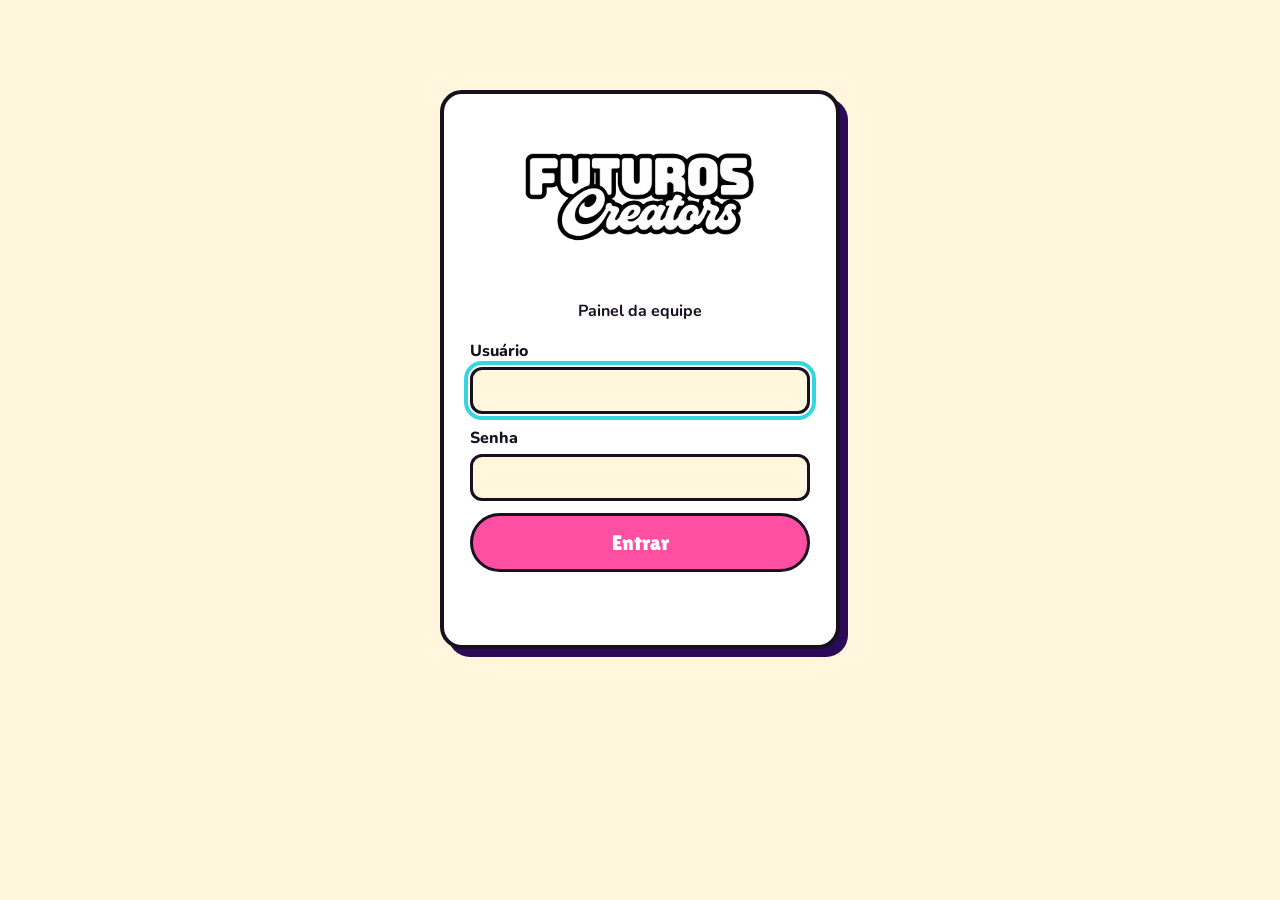
<file: admin.html>
<!doctype html>
<html lang="pt-BR">
<head>
<script data-sem-html>(function(){var l=location;if(!/(^|\.)futuroscreators\.site$/.test(l.hostname)||!/\.html$/i.test(l.pathname))return;var n=l.pathname.replace(/(^|\/)index\.html$/i,'$1').replace(/\.html$/i,'');l.replace((n||'/')+l.search+l.hash);})();</script>
<meta charset="utf-8">
<meta name="viewport" content="width=device-width, initial-scale=1">
<meta name="robots" content="noindex, nofollow">
<title>Painel · Futuros Creators</title>
<link rel="icon" href="favicon.png">
<link rel="preconnect" href="https://fonts.googleapis.com">
<link rel="preconnect" href="https://fonts.gstatic.com" crossorigin>
<link href="https://fonts.googleapis.com/css2?family=Lilita+One&family=Nunito:wght@500;700;800&display=swap" rel="stylesheet">
<style>
:root { --sol:#FFC93C; --uva:#2B0A57; --rosa:#FF4FA3; --ceu:#35D6E0; --tinta:#17101F; --papel:#FFF6DD; --titulo:'Lilita One','Trebuchet MS',sans-serif; --texto:'Nunito',system-ui,sans-serif; }
*, *::before, *::after { box-sizing: border-box; }
body { margin: 0; font: 500 1rem/1.5 var(--texto); color: var(--tinta); background: var(--papel); }
[hidden] { display: none !important; }
:focus-visible { outline: 4px solid var(--ceu); outline-offset: 2px; }
h1, h2 { font-family: var(--titulo); font-weight: 400; margin: 0; }
h2 { font-size: 1.8rem; margin-bottom: 6px; }
button, .btn { font: 800 .95rem var(--texto); padding: .45em 1em; border: 3px solid var(--tinta); border-radius: 999px; background: #fff; color: var(--tinta); cursor: pointer; text-decoration: none; }
button:disabled { opacity: .55; cursor: not-allowed; }
button.rosa { background: var(--rosa); color: #fff; }
button.perigo { color: #b00d4f; border-color: #b00d4f; }
input[type=text], input[type=password], select { width: 100%; padding: .6em .8em; font: 600 1rem var(--texto); color: var(--tinta); background: var(--papel); border: 3px solid var(--tinta); border-radius: 12px; }

/* Entrar */
.entrar { max-width: 400px; margin: 10vh auto; padding: 30px 26px; background: #fff; border: 4px solid var(--tinta); border-radius: 22px; box-shadow: 8px 8px 0 var(--uva); text-align: center; }
.entrar { width: calc(100% - 32px); }
.entrar img { width: 240px; max-width: 100%; margin: 0 auto 6px; }
.entrar form { display: grid; gap: 12px; text-align: left; }
.entrar label { font-weight: 800; display: block; margin-bottom: 4px; }
.entrar button { width: 100%; padding: .7em; font: 400 1.3rem var(--titulo); }
.msg { margin: 8px 0 0; min-height: 1.4em; font-weight: 800; }
.msg.ruim { color: #b00d4f; }

/* Painel */
.barra { display: flex; flex-wrap: wrap; gap: 12px; align-items: center; justify-content: space-between; padding: 14px max(16px, env(safe-area-inset-right, 0px)) 14px max(16px, env(safe-area-inset-left, 0px)); background: var(--sol); border-bottom: 4px solid var(--tinta); }
.barra strong { font: 400 1.5rem var(--titulo); }
.barra .grupo { display: flex; flex-wrap: wrap; gap: 8px; align-items: center; }
.online { display: inline-flex; flex-wrap: wrap; gap: 4px 8px; align-items: center; padding: .35em 1em; font-weight: 800; background: #fff; border: 3px solid var(--tinta); border-radius: 999px; }
.online i { width: 12px; height: 12px; border-radius: 50%; background: #20b455; border: 2px solid var(--tinta); }
.eu { padding: .3em .9em; font-weight: 800; background: #fff; border: 3px solid var(--tinta); border-radius: 999px; }
.lider-selo { margin-left: 6px; padding: .05em .6em; font-size: .8rem; color: #fff; background: var(--uva); border-radius: 999px; }
main { max-width: 1180px; margin: 0 auto; padding: 22px max(16px, env(safe-area-inset-right, 0px)) 60px max(16px, env(safe-area-inset-left, 0px)); }
.abas { display: flex; flex-wrap: wrap; gap: 8px; margin: 0 0 18px; }
.abas button.ativa { background: var(--uva); color: #fff; }
.resumo { display: flex; flex-wrap: wrap; gap: 10px; margin: 12px 0 18px; }
.resumo button.ativa { background: var(--sol); }
.caixa { overflow-x: auto; background: #fff; border: 3px solid var(--tinta); border-radius: 16px; }
table { width: 100%; min-width: 720px; border-collapse: collapse; }
th, td { padding: 12px 14px; text-align: left; vertical-align: top; border-bottom: 2px solid #eadfc4; }
th { background: var(--tinta); color: #fff; font-weight: 800; white-space: nowrap; }
tr:last-child td { border-bottom: 0; }
td.motivo { max-width: 360px; word-break: break-word; }
.etq { display: inline-block; padding: .1em .7em; border: 2px solid var(--tinta); border-radius: 999px; font-weight: 800; font-size: .85rem; }
.etq.novo { background: var(--sol); } .etq.aprovado { background: #9be9a8; } .etq.recusado { background: #ffb3c9; }
.acoes { display: flex; flex-wrap: wrap; gap: 6px; } .acoes button { padding: .2em .8em; font-size: .85rem; }
.vazio-tab { padding: 28px; text-align: center; font-weight: 800; }
.nota { margin: 12px 0; min-height: 1.4em; font-weight: 700; }
.form-caixa { display: grid; grid-template-columns: repeat(auto-fit, minmax(210px, 1fr)); gap: 14px; align-items: end; padding: 18px; margin-bottom: 8px; background: #fff; border: 3px solid var(--tinta); border-radius: 16px; }
.form-caixa label { display: block; margin-bottom: 4px; font-weight: 800; }
.form-caixa small { display: block; font-weight: 500; opacity: .75; }
.btns { display: flex; flex-wrap: wrap; gap: 8px; }
tr.redefinir td { background: var(--papel); }
tr.redefinir .linha { display: flex; flex-wrap: wrap; gap: 8px; align-items: center; } tr.redefinir input { max-width: 260px; }
.conta { max-width: 460px; }
.conta .form-caixa { grid-template-columns: 1fr; }

textarea { width: 100%; padding: .6em .8em; font: 600 1rem/1.5 var(--texto); color: var(--tinta); background: var(--papel); border: 3px solid var(--tinta); border-radius: 12px; resize: vertical; }
.form-caixa.largo { grid-template-columns: 1fr; align-items: start; }
.form-caixa .inteira { grid-column: 1 / -1; }
td.quebra { max-width: 320px; overflow-wrap: anywhere; }
.foto-linha { display: flex; flex-wrap: wrap; gap: 10px; align-items: center; }
.foto-linha img, img.mini { width: 56px; height: 56px; object-fit: cover; border: 3px solid var(--tinta); border-radius: 50%; }
.foto-linha input[type=file] { flex: 1 1 200px; min-width: 0; font: 600 .95rem var(--texto); }
img.mini { width: 36px; height: 36px; margin-right: 8px; vertical-align: middle; border-width: 2px; }
.marcas { display: flex; flex-wrap: wrap; gap: 8px 22px; }
.marcas label { display: inline-flex; align-items: center; gap: 8px; margin: 0; }
.marcas input { width: 22px; height: 22px; accent-color: var(--rosa); }
img.png-mini { width: 56px; height: 56px; object-fit: contain; vertical-align: middle; margin-right: 10px; border: 2px solid var(--tinta); border-radius: 8px; background: conic-gradient(#e9e2cf 25%, #fff 0 50%, #e9e2cf 0 75%, #fff 0) 0 0 / 12px 12px; }
.festa-cartao { margin: 0 0 16px; padding: 16px 18px; background: #fff; border: 3px solid var(--tinta); border-radius: 16px; }
.festa-cartao h3 { margin: 0 0 4px; font: 400 1.4rem var(--titulo); }
.festa-cartao .etqs { display: flex; flex-wrap: wrap; gap: 6px; margin: 8px 0 12px; }
.etq.sim { background: #9be9a8; } .etq.nao { background: #e6e0d0; }
.lista-festa { margin-top: 14px; padding-top: 14px; border-top: 2px dashed #cdbf9b; }
.lista-festa textarea { font-family: ui-monospace, Menlo, Consolas, monospace; }
.jogadores { display: flex; flex-wrap: wrap; gap: 6px; margin: 10px 0; }
.jogadores span { display: inline-flex; align-items: center; gap: 6px; padding: .15em .3em .15em .8em; font-weight: 700; background: var(--papel); border: 2px solid var(--tinta); border-radius: 999px; }
.jogadores button { padding: 0 .55em; font-size: 1rem; line-height: 1.4; }
.add-jogador { display: flex; flex-wrap: wrap; gap: 8px; align-items: center; }
.add-jogador input { max-width: 260px; }

input[type=date] { display: block; width: 100%; min-width: 0; max-width: 100%; min-height: 2.9em; -webkit-appearance: none; appearance: none; text-align: left; padding: .6em .8em; font: 600 1rem var(--texto); color: var(--tinta); background: var(--papel); border: 3px solid var(--tinta); border-radius: 12px; }
.fb-cartao { margin: 0 0 14px; padding: 14px 18px; background: #fff; border: 3px solid var(--tinta); border-radius: 16px; }
.fb-cartao.novo { border-left-width: 12px; border-left-color: var(--rosa); }
.fb-topo { display: flex; flex-wrap: wrap; gap: 6px 10px; align-items: center; margin: 0 0 8px; font-weight: 800; }
.fb-topo time { font-weight: 700; opacity: .75; }
.fb-msg { margin: 0 0 12px; white-space: pre-wrap; overflow-wrap: anywhere; }
.etq.t-sugestao { background: var(--sol); } .etq.t-elogio { background: #9be9a8; } .etq.t-problema { background: #ffb3c9; } .etq.t-ideia { background: #a8e8ee; }
input[type=date]::-webkit-date-and-time-value { text-align: left; min-height: 1.4em; }
.st-cards { display: grid; grid-template-columns: repeat(auto-fit, minmax(160px, 1fr)); gap: 12px; margin: 6px 0 22px; }
.st-card { padding: 12px 16px; background: #fff; border: 3px solid var(--tinta); border-radius: 16px; }
.st-card small { display: block; font-weight: 800; opacity: .75; }
.st-card strong { font: 400 2rem/1.15 var(--titulo); }
#tab-stats h3 { margin: 24px 0 8px; font: 400 1.35rem var(--titulo); }
.st-barras { display: flex; align-items: flex-end; gap: 4px; height: 190px; padding: 10px 12px 6px; overflow-x: auto; background: #fff; border: 3px solid var(--tinta); border-radius: 16px; }
.st-col { display: flex; flex: 1 0 auto; flex-direction: column; justify-content: flex-end; align-items: center; min-width: 22px; height: 100%; font-size: .72rem; font-weight: 800; }
.st-bar { width: 100%; min-height: 2px; background: var(--rosa); border-radius: 5px 5px 0 0; }
.st-bar.hoje { background: var(--uva); } .st-horas .st-bar { background: var(--ceu); }
.st-col span { line-height: 1.5; }
.st-linha { display: grid; grid-template-columns: minmax(110px, 190px) 1fr 120px; gap: 12px; align-items: center; margin: 0 0 8px; font-weight: 800; }
.st-trilho { height: 22px; background: #fff; border: 3px solid var(--tinta); border-radius: 999px; overflow: hidden; }
.st-fill { height: 100%; background: var(--rosa); }
@media (max-width: 600px) { .st-linha { grid-template-columns: 1fr 1fr; } .st-trilho { grid-column: 1 / -1; order: 3; } }
.chat-lembretes { margin: 0 0 14px; padding: 12px 16px; background: var(--sol); border: 3px solid var(--tinta); border-radius: 16px; }
.chat-lembretes h3 { margin: 0 0 6px; font: 400 1.2rem var(--titulo); }
.chat-lemb { display: flex; gap: 12px; align-items: center; justify-content: space-between; padding: 8px 0; border-top: 2px dashed var(--tinta); overflow-wrap: anywhere; }
#chat-lembretes-lista .chat-lemb:first-child { border-top: 0; }
.chat-lemb small { display: block; font-weight: 700; }
.chat-lemb.urgente small { color: #b0103a; }
.chat-caixa { display: flex; flex-direction: column; gap: 10px; height: min(55vh, 520px); padding: 14px; overflow-y: auto; background: #fff; border: 3px solid var(--tinta); border-radius: 16px; }
.chat-msg { align-self: flex-start; max-width: min(88%, 560px); padding: 8px 12px 10px; background: var(--papel); border: 3px solid var(--tinta); border-radius: 16px 16px 16px 4px; }
.chat-msg.meu { align-self: flex-end; background: var(--sol); border-radius: 16px 16px 4px 16px; }
.chat-msg.lembrete { border-style: dashed; }
.chat-topo { display: flex; gap: 8px; align-items: baseline; font-size: .85rem; }
.chat-topo time { font-weight: 700; opacity: .7; }
.chat-texto { margin: 4px 0 0; white-space: pre-wrap; overflow-wrap: anywhere; }
.chat-texto.feito { text-decoration: line-through; opacity: .6; }
.chat-arq { display: flex; align-items: center; gap: 10px; margin-top: 6px; padding: 6px 10px; font: 700 .95rem var(--texto); text-align: left; background: #fff; border: 3px solid var(--tinta); border-radius: 12px; cursor: pointer; }
.chat-arq img { flex: none; width: 56px; height: 56px; object-fit: cover; border-radius: 8px; }
.chat-arq span { overflow-wrap: anywhere; }
.chat-msg .perigo { margin-top: 6px; padding: .1em .7em; font-size: .8rem; }
.chat-form { margin-top: 12px; }
.chat-form textarea { min-height: 3.4em; background: #fff; }
.chat-opcoes { display: flex; flex-wrap: wrap; gap: 10px 14px; align-items: center; margin-top: 8px; }
.chat-opcoes label { font-weight: 800; }
.chat-opcoes input[type=date] { width: auto; min-height: 0; padding: .3em .6em; }
.chat-opcoes input[type=file] { display: none; }
.b-novo { margin: 14px 0; padding: 14px 18px; background: var(--sol); border: 3px solid var(--tinta); border-radius: 16px; }
.b-codigo { margin: 8px 0; font: 400 2rem/1.2 var(--titulo); letter-spacing: .08em; overflow-wrap: anywhere; user-select: all; -webkit-user-select: all; }
.b-novo p { margin: 6px 0; font-weight: 700; overflow-wrap: anywhere; }
.b-estado { margin: 12px 0 16px; padding: 12px 18px; border: 3px solid var(--tinta); border-radius: 16px; background: var(--papel); }
.b-estado.aberto { background: #9be9a8; }
.b-estado.fechado { background: #ffb3c9; }
.b-estado strong { font: 400 1.4rem var(--titulo); }
.b-estado p { margin: 4px 0 8px; font-weight: 700; }
</style>
</head>
<body>

<div class="entrar" id="tela-login">
    <img src="logo-creators.png" alt="Futuros Creators">
    <p><strong>Painel da equipe</strong></p>
    <form id="form-login" novalidate>
        <div><label for="usuario">Usuário</label><input id="usuario" type="text" autocomplete="username" autocapitalize="none" autofocus></div>
        <div><label for="senha">Senha</label><input id="senha" type="password" autocomplete="current-password"></div>
        <button type="submit" class="rosa" id="btn-entrar">Entrar</button>
        <p class="msg ruim" id="login-msg" role="alert"></p>
    </form>
</div>

<div id="tela-painel" hidden>
    <header class="barra">
        <strong>Painel Futuros Creators</strong>
        <div class="grupo">
            <span class="online" role="status"><i aria-hidden="true"></i><span id="online-texto">Admins online: ...</span></span>
            <span class="eu"><span id="eu-nome"></span><span class="lider-selo" id="eu-lider" hidden>líder</span></span>
            <a class="btn" href="./" target="_blank" rel="noopener">Ver o site</a>
            <button type="button" id="btn-sair">Sair</button>
        </div>
    </header>
    <main>
        <div class="abas" role="tablist">
            <button type="button" role="tab" data-aba="inscricoes" class="ativa">Inscrições</button>
            <button type="button" role="tab" data-aba="videos">Vídeos do site</button>
            <button type="button" role="tab" data-aba="noticias">Yoan News</button>
            <button type="button" role="tab" data-aba="equipe">Equipe</button>
            <button type="button" role="tab" data-aba="pngs">PNGs</button>
            <button type="button" role="tab" data-aba="festas">Festas</button>
            <button type="button" role="tab" data-aba="destaque">Destaque da Semana</button>
            <button type="button" role="tab" data-aba="quests" id="aba-quests">Quests</button>
            <button type="button" role="tab" data-aba="chat" id="aba-chat">Chat</button>
            <button type="button" role="tab" data-aba="feedbacks" id="aba-feedbacks">Feedbacks</button>
            <button type="button" role="tab" data-aba="comunidade" id="aba-comunidade">Comunidade</button>
            <button type="button" role="tab" data-aba="stats" id="aba-stats" hidden>Estatísticas</button>
            <button type="button" role="tab" data-aba="beta" id="aba-beta" hidden>Beta</button>
            <button type="button" role="tab" data-aba="admins" id="aba-admins" hidden>Admins</button>
            <button type="button" role="tab" data-aba="conta">Minha conta</button>
        </div>

        <section id="tab-inscricoes">
            <h2>Inscrições</h2>
            <div class="resumo" id="resumo"></div>
            <div class="caixa">
                <table>
                    <thead><tr><th>Data</th><th>Canal</th><th>Onde posta</th><th>Instagram</th><th>Por que quer participar</th><th>Status</th><th>Ações</th></tr></thead>
                    <tbody id="linhas"></tbody>
                </table>
                <p class="vazio-tab" id="vazio-insc" hidden>Nenhuma inscrição por aqui ainda.</p>
            </div>
            <p class="nota" id="insc-msg" role="status"></p>
        </section>

        <section id="tab-videos" hidden>
            <h2>Vídeos do site</h2>
            <p>Cole o link do YouTube (vídeo comum ou Short). Se deixar o título em branco, o painel tenta buscar sozinho.</p>
            <form class="form-caixa" id="form-video" novalidate>
                <div><label for="v-secao">Onde vai aparecer</label>
                    <select id="v-secao"><option value="academy">Futuros Academy</option><option value="comunidade">Vídeos da comunidade</option></select></div>
                <div><label for="v-link">Link do YouTube</label><input id="v-link" type="text" autocomplete="off" placeholder="https://youtube.com/shorts/..."></div>
                <div><label for="v-titulo">Título <small>opcional</small></label><input id="v-titulo" type="text" maxlength="160" autocomplete="off"></div>
                <div><label for="v-autor">Quem fez <small>para a comunidade; opcional</small></label><input id="v-autor" type="text" maxlength="80" autocomplete="off"></div>
                <div class="btns"><button type="submit" class="rosa" id="v-salvar">Adicionar vídeo</button><button type="button" id="v-cancelar" hidden>Cancelar edição</button></div>
            </form>
            <p class="nota" id="v-msg" role="status"></p>
            <div class="caixa">
                <table style="min-width:640px">
                    <thead><tr><th>Título</th><th>Seção</th><th>Tipo</th><th>Ações</th></tr></thead>
                    <tbody id="v-linhas"></tbody>
                </table>
                <p class="vazio-tab" id="v-vazio" hidden>Nenhum vídeo cadastrado ainda.</p>
            </div>
        </section>

        <section id="tab-noticias" hidden>
            <h2>Yoan News</h2>
            <p>Escreva a edição nova ou corrija uma antiga. A edição mais recente aparece em destaque no site. Para separar parágrafos, deixe uma linha em branco.</p>
            <form class="form-caixa largo" id="form-noticia" novalidate>
                <div class="inteira"><label for="n-titulo">Título da edição</label><input id="n-titulo" type="text" maxlength="120" autocomplete="off"></div>
                <div class="inteira"><label for="n-texto">Texto <small id="n-contagem">0 de 8000 letras</small></label><textarea id="n-texto" rows="9" maxlength="8000"></textarea></div>
                <div class="btns"><button type="submit" class="rosa" id="n-salvar">Publicar edição</button><button type="button" id="n-cancelar" hidden>Cancelar edição</button></div>
            </form>
            <p class="nota" id="n-msg" role="status"></p>
            <div class="caixa">
                <table style="min-width:560px">
                    <thead><tr><th>Edição</th><th>Título</th><th>Data</th><th>Ações</th></tr></thead>
                    <tbody id="n-linhas"></tbody>
                </table>
                <p class="vazio-tab" id="n-vazio" hidden>Nenhuma edição publicada ainda.</p>
            </div>
        </section>

        <section id="tab-equipe" hidden>
            <h2>Equipe</h2>
            <p>Quem aparece em "Conheça quem administra" no site. O link do canal precisa começar com https://</p>
            <form class="form-caixa" id="form-equipe" novalidate>
                <div><label for="e-nome">Nome da pessoa</label><input id="e-nome" type="text" maxlength="60" autocomplete="off"></div>
                <div><label for="e-canal">Nome do canal</label><input id="e-canal" type="text" maxlength="80" autocomplete="off"></div>
                <div><label for="e-plat">Plataforma</label>
                    <select id="e-plat"><option>YouTube</option><option>TikTok</option><option>Instagram</option></select></div>
                <div><label for="e-link">Link do canal</label><input id="e-link" type="text" autocomplete="off" autocapitalize="none" placeholder="https://youtube.com/@canal"></div>
                <div><label for="e-desc">Frase curta <small>opcional, até 200 letras</small></label><input id="e-desc" type="text" maxlength="200" autocomplete="off"></div>
                <div class="inteira"><label for="e-foto">Foto do canal <small>opcional: escolha na galeria</small></label>
                    <div class="foto-linha"><img id="e-prev" alt="Prévia da foto" hidden><input id="e-foto" type="file" accept="image/*"><button type="button" id="e-foto-x" hidden>Tirar foto</button></div></div>
                <div class="btns"><button type="submit" class="rosa" id="e-salvar">Adicionar pessoa</button><button type="button" id="e-cancelar" hidden>Cancelar edição</button></div>
            </form>
            <p class="nota" id="e-msg" role="status"></p>
            <div class="caixa">
                <table style="min-width:600px">
                    <thead><tr><th>Nome</th><th>Canal</th><th>Plataforma</th><th>Ações</th></tr></thead>
                    <tbody id="e-linhas"></tbody>
                </table>
                <p class="vazio-tab" id="e-vazio" hidden>Ninguém cadastrado ainda.</p>
            </div>
        </section>

        <section id="tab-pngs" hidden>
            <h2>Área de PNG</h2>
            <p>Suba os PNGs que o pessoal pode baixar no site. Dá para escolher vários de uma vez. A categoria é opcional (ex.: Spoiler) e vira um botão de filtro no site.</p>
            <form class="form-caixa" id="form-png" novalidate>
                <div><label for="p-nome">Nome <small id="p-nome-dica">em branco = usa o nome do arquivo</small></label><input id="p-nome" type="text" maxlength="80" autocomplete="off"></div>
                <div><label for="p-cat">Categoria <small>opcional</small></label><input id="p-cat" type="text" maxlength="30" autocomplete="off" list="p-cats"><datalist id="p-cats"></datalist></div>
                <div class="inteira" id="p-arquivo-caixa"><label for="p-arquivo">Imagens <small>PNG ou outra imagem; o painel converte e reduz sozinho</small></label><input id="p-arquivo" type="file" accept="image/*" multiple></div>
                <div class="btns"><button type="submit" class="rosa" id="p-salvar">Subir PNG</button><button type="button" id="p-cancelar" hidden>Cancelar edição</button></div>
            </form>
            <p class="nota" id="p-msg" role="status"></p>
            <div class="caixa">
                <table style="min-width:560px">
                    <thead><tr><th>PNG</th><th>Categoria</th><th>Ações</th></tr></thead>
                    <tbody id="p-linhas"></tbody>
                </table>
                <p class="vazio-tab" id="p-vazio" hidden>Nenhum PNG no site ainda.</p>
            </div>
        </section>

        <section id="tab-festas" hidden>
            <h2>Festas</h2>
            <p>A festa só aparece no site enquanto estiver marcada como "aparece no site". Só uma festa fica no site por vez, e cada festa tem a sua própria lista. Assim ninguém usa a lista velha.</p>
            <form class="form-caixa" id="form-festa" novalidate>
                <div><label for="f-titulo">Nome da festa</label><input id="f-titulo" type="text" maxlength="80" autocomplete="off"></div>
                <div><label for="f-quando">Quando <small>texto livre</small></label><input id="f-quando" type="text" maxlength="80" autocomplete="off" placeholder="Sábado, 21/11, às 20h"></div>
                <div><label for="f-vagas">Vagas <small>opcional</small></label><input id="f-vagas" type="number" min="1" max="1000" inputmode="numeric"></div>
                <div class="inteira"><label for="f-desc">Recado <small>opcional</small></label><input id="f-desc" type="text" maxlength="400" autocomplete="off" placeholder="Onde fica, regras, o que levar..."></div>
                <div class="marcas inteira">
                    <label><input type="checkbox" id="f-ativa" checked> Aparece no site</label>
                    <label><input type="checkbox" id="f-aberta" checked> Aceitando nomes</label>
                </div>
                <div class="btns"><button type="submit" class="rosa" id="f-salvar">Criar festa</button><button type="button" id="f-cancelar" hidden>Cancelar edição</button></div>
            </form>
            <p class="nota" id="f-msg" role="status"></p>
            <div id="f-lista"></div>
            <p class="vazio-tab" id="f-vazio" hidden>Nenhuma festa criada ainda.</p>
        </section>

        <section id="tab-destaque" hidden>
            <h2>Criador Destaque da Semana</h2>
            <p>Escolha quem foi o melhor da semana e marque no que ele se destacou. O mais recente aparece em destaque no site e os outros viram "Destaques anteriores". Se não houver nenhum cadastrado, a seção some do site.</p>
            <form class="form-caixa" id="form-destaque" novalidate>
                <div><label for="d-semana">Semana (segunda-feira)</label><input id="d-semana" type="date"></div>
                <div><label for="d-nome">Nome do criador</label><input id="d-nome" type="text" maxlength="60" autocomplete="off"></div>
                <div><label for="d-canal">Nome do canal</label><input id="d-canal" type="text" maxlength="80" autocomplete="off"></div>
                <div><label for="d-link">Link do canal</label><input id="d-link" type="text" autocomplete="off" autocapitalize="none" placeholder="https://youtube.com/@canal"></div>
                <div class="inteira"><label>Em que ele foi o melhor</label>
                    <div class="marcas" id="d-conquistas"></div></div>
                <div><label for="d-outra">Outra conquista <small>opcional</small></label><input id="d-outra" type="text" maxlength="40" autocomplete="off" placeholder="Ex.: Melhor thumbnail"></div>
                <div><label for="d-numeros">Números da semana <small>opcional</small></label><input id="d-numeros" type="text" maxlength="120" autocomplete="off" placeholder="7 vídeos, 52 mil visualizações"></div>
                <div class="inteira"><label for="d-frase">Por que ganhou <small>opcional, até 300 letras</small></label><input id="d-frase" type="text" maxlength="300" autocomplete="off"></div>
                <div class="inteira"><label for="d-foto">Foto do criador <small>opcional: escolha na galeria</small></label>
                    <div class="foto-linha"><img id="d-prev" alt="Prévia da foto" hidden><input id="d-foto" type="file" accept="image/*"><button type="button" id="d-foto-x" hidden>Tirar foto</button></div></div>
                <div class="btns"><button type="submit" class="rosa" id="d-salvar">Publicar destaque</button><button type="button" id="d-cancelar" hidden>Cancelar edição</button></div>
            </form>
            <p class="nota" id="d-msg" role="status"></p>
            <div class="caixa">
                <table style="min-width:620px">
                    <thead><tr><th>Semana</th><th>Criador</th><th>Conquistas</th><th>Ações</th></tr></thead>
                    <tbody id="d-linhas"></tbody>
                </table>
                <p class="vazio-tab" id="d-vazio" hidden>Nenhum destaque cadastrado ainda.</p>
            </div>
        </section>

        <section id="tab-quests" hidden>
            <h2>Futuros Quests</h2>
            <p>Publique missões, aprove os envios e veja quem está na frente para o Criador Destaque. A página dos criadores é a <strong>/quests</strong>. Nada aparece lá sem a sua aprovação.</p>
            <h3>Missões</h3>
            <form class="form-caixa" id="form-quest" novalidate>
                <div><label for="q-titulo">Título da missão</label><input id="q-titulo" type="text" maxlength="80" autocomplete="off"></div>
                <div><label for="q-tipo">Tipo</label><select id="q-tipo"><option value="video">Vídeo</option><option value="thumb">Thumb</option><option value="criatividade">Criatividade</option></select></div>
                <div><label for="q-plat">Plataforma <small>opcional</small></label><input id="q-plat" type="text" maxlength="40" autocomplete="off" placeholder="Shorts, TikTok, YouTube..."></div>
                <div><label for="q-prazo">Prazo <small>opcional</small></label><input id="q-prazo" type="date"></div>
                <div><label for="q-pontos">Pontos</label><input id="q-pontos" type="number" min="0" max="1000" value="20"></div>
                <div><label for="q-status">Situação</label><select id="q-status"><option value="ativa">Ativa (aparece no site)</option><option value="rascunho">Rascunho</option><option value="encerrada">Encerrada</option></select></div>
                <div class="inteira"><label for="q-desc">O que o criador precisa fazer</label><input id="q-desc" type="text" maxlength="300" autocomplete="off"></div>
                <div class="btns"><button type="submit" class="rosa" id="q-salvar">Salvar missão</button><button type="button" id="q-cancelar" hidden>Cancelar edição</button></div>
            </form>
            <p class="nota" id="q-msg" role="status"></p>
            <div class="caixa">
                <table style="min-width:640px">
                    <thead><tr><th>Missão</th><th>Prazo e situação</th><th>Pendentes</th><th>Ações</th></tr></thead>
                    <tbody id="q-linhas"></tbody>
                </table>
                <p class="vazio-tab" id="q-vazio" hidden>Nenhuma missão ainda.</p>
            </div>
            <h3>Envios dos criadores</h3>
            <div class="btns"><select id="e-filtro" aria-label="Filtrar envios"><option value="novo">Só pendentes</option><option value="">Todos</option></select></div>
            <div class="caixa">
                <table style="min-width:700px">
                    <thead><tr><th>Criador</th><th>Missão</th><th>Envio</th><th>Decisão</th></tr></thead>
                    <tbody id="qe-linhas"></tbody>
                </table>
                <p class="vazio-tab" id="qe-vazio" hidden>Nenhum envio aqui.</p>
            </div>
            <h3>Recordes</h3>
            <form class="form-caixa" id="form-rq" hidden novalidate>
                <div><label for="rq-canal">Canal</label><input id="rq-canal" type="text" maxlength="80" autocomplete="off"></div>
                <div><label for="rq-titulo">Título do vídeo</label><input id="rq-titulo" type="text" maxlength="120" autocomplete="off"></div>
                <div><label for="rq-views">Views do vídeo</label><input id="rq-views" type="number" min="0"></div>
                <div><label for="rq-vezes">Quantas vezes a média do canal</label><input id="rq-vezes" type="number" min="0" step="0.1" placeholder="5.2"></div>
                <div class="inteira"><label for="rq-dica">O que deu certo <small>você pode editar</small></label><input id="rq-dica" type="text" maxlength="300" autocomplete="off"></div>
                <div class="btns"><button type="submit" class="rosa" id="rq-aprovar">Aprovar recorde</button><button type="button" id="rq-recusar" class="perigo">Recusar</button><button type="button" id="rq-cancelar">Cancelar</button></div>
            </form>
            <div class="caixa">
                <table style="min-width:640px">
                    <thead><tr><th>Criador</th><th>Vídeo</th><th>Situação</th><th>Ações</th></tr></thead>
                    <tbody id="rq-linhas"></tbody>
                </table>
                <p class="vazio-tab" id="rq-vazio" hidden>Nenhum recorde enviado ainda.</p>
            </div>
            <h3>Ranking de pontos</h3>
            <p>Soma das missões aprovadas. Ajuda a escolher o Criador Destaque na aba "Destaque da Semana".</p>
            <div class="caixa">
                <table style="min-width:420px">
                    <thead><tr><th>#</th><th>Criador</th><th>Pontos</th><th>Missões aprovadas</th></tr></thead>
                    <tbody id="rk-linhas"></tbody>
                </table>
                <p class="vazio-tab" id="rk-vazio" hidden>Ninguém pontuou ainda.</p>
            </div>
        </section>

        <section id="tab-chat" hidden>
            <h2>Chat da equipe</h2>
            <p>Só admins veem. Serve para conversar, mandar arquivos (até 3 MB) e deixar lembretes. Mensagens somem depois de 45 dias; lembretes abertos ficam até alguém marcar como feito.</p>
            <div class="chat-lembretes" id="chat-lembretes" hidden>
                <h3>Lembretes abertos</h3>
                <div id="chat-lembretes-lista"></div>
            </div>
            <div class="chat-caixa" id="chat-msgs" aria-live="polite"></div>
            <p class="vazio-tab" id="chat-vazio" hidden>Ninguém falou nada ainda. Quebre o gelo!</p>
            <form class="chat-form" id="chat-form" novalidate>
                <textarea id="chat-texto" maxlength="2000" placeholder="Escreva uma mensagem..."></textarea>
                <div class="chat-opcoes">
                    <button type="button" id="chat-anexar">Anexar arquivo</button>
                    <input type="file" id="chat-arq">
                    <span id="chat-arq-nome"></span><button type="button" id="chat-arq-x" hidden>Tirar</button>
                    <label><input type="checkbox" id="chat-lembrete"> Lembrete</label>
                    <input type="date" id="chat-dia" hidden title="Para qual dia? (opcional)">
                    <button type="submit" class="rosa" id="chat-enviar">Enviar</button>
                </div>
            </form>
            <p class="nota" id="chat-msg" role="status"></p>
        </section>

        <section id="tab-feedbacks" hidden>
            <h2>Feedbacks</h2>
            <p>O que o pessoal mandou pela página de feedback do site.</p>
            <div class="resumo" id="fb-resumo"></div>
            <div id="fb-lista"></div>
            <p class="vazio-tab" id="fb-vazio" hidden>Nenhum feedback por aqui ainda.</p>
            <p class="nota" id="fb-msg" role="status"></p>
        </section>

        <section id="tab-comunidade" hidden>
            <h2>Comunidade</h2>
            <p>Postagens enviadas na página da comunidade. Só aparecem para o público depois que você aprova.</p>
            <div class="resumo" id="co-resumo"></div>
            <div id="co-lista"></div>
            <p class="vazio-tab" id="co-vazio" hidden>Nada por aqui.</p>
            <h3>Perfis</h3>
            <p>Líderes dão o selo (Verificado ou Oficial). Perfil oficial publica sem passar pela aprovação. Banir impede de postar.</p>
            <div id="co-perfis"></div>
            <p class="nota" id="co-msg" role="status"></p>
        </section>

        <section id="tab-stats" hidden>
            <h2>Estatísticas do site</h2>
            <p>Só líderes veem esta aba. Quantas pessoas entram no site. Não guarda IP: cada navegador recebe um código aleatório. Horários de Brasília. Para não contar as suas próprias visitas, abra o site uma vez com <strong>?semcontar</strong> no final do endereço (e <strong>?contar</strong> para voltar a contar).</p>
            <div class="resumo" id="st-periodo"></div>
            <div class="st-cards" id="st-cards"></div>
            <h3>Visitas por dia</h3>
            <div class="st-barras" id="st-dias"></div>
            <h3>Média de visitas em cada hora do dia</h3>
            <div class="st-barras st-horas" id="st-horas"></div>
            <h3>Quantos chegaram a ver cada parte do site</h3>
            <div id="st-secoes"></div>
            <h3>Celular/tablet ou computador</h3>
            <div id="st-aparelhos"></div>
            <p class="nota" id="st-msg" role="status"></p>
        </section>

        <section id="tab-beta" hidden>
            <h2>Acesso ao Beta</h2>
            <p>Só líderes veem esta aba. Com o beta <strong>fechado</strong>, o <strong>/beta</strong> só abre para quem tem um código. Com ele <strong>aberto</strong>, qualquer pessoa com o link entra sem código. Os códigos abaixo continuam guardados e voltam a valer quando você fechar de novo. Cada código aparece <strong>uma única vez</strong>, na hora em que é criado.</p>
            <div class="b-estado" id="b-estado">
                <strong id="b-estado-txt">Carregando...</strong>
                <p id="b-estado-desc"></p>
                <div class="btns"><button type="button" class="rosa" id="b-alternar" hidden></button></div>
            </div>
            <form class="form-caixa" id="form-beta" novalidate>
                <div><label for="b-nome">Nome do testador</label><input id="b-nome" type="text" maxlength="40" autocomplete="off"></div>
                <div><label for="b-dias">Validade do acesso</label>
                    <select id="b-dias"><option value="7">7 dias</option><option value="30" selected>30 dias</option><option value="90">90 dias</option><option value="">Sem prazo</option></select></div>
                <div class="btns"><button type="submit" class="rosa" id="b-criar">Gerar código</button></div>
            </form>
            <div class="b-novo" id="b-novo" hidden>
                <strong id="b-novo-titulo"></strong>
                <div class="b-codigo" id="b-codigo"></div>
                <p>Link do beta: <span id="b-link"></span></p>
                <div class="btns"><button type="button" class="rosa" id="b-copiar">Copiar mensagem pronta</button><button type="button" id="b-fechar">Já copiei</button></div>
                <p>Copie agora: depois de fechar, este código não aparece de novo. Se perder, gere um novo.</p>
            </div>
            <p class="nota" id="b-msg" role="status"></p>
            <div class="caixa">
                <table style="min-width:640px">
                    <thead><tr><th>Testador</th><th>Último acesso</th><th>Validade</th><th>Status</th><th>Ações</th></tr></thead>
                    <tbody id="b-linhas"></tbody>
                </table>
                <p class="vazio-tab" id="b-vazio" hidden>Ninguém tem acesso ao beta ainda.</p>
            </div>
        </section>

        <section id="tab-admins" hidden>
            <h2>Admins</h2>
            <p>Só o líder cria contas. Anote a senha e passe para a pessoa; ela pode trocar em "Minha conta".</p>
            <form class="form-caixa" id="form-admin" novalidate>
                <div><label for="a-usuario">Usuário novo <small>3 a 30 letras, números, ponto ou traço</small></label><input id="a-usuario" type="text" autocomplete="off" autocapitalize="none"></div>
                <div><label for="a-senha">Senha <small>pelo menos 8 caracteres</small></label><input id="a-senha" type="text" autocomplete="off"></div>
                <div class="btns"><button type="submit" class="rosa">Criar admin</button></div>
            </form>
            <p class="nota" id="a-msg" role="status"></p>
            <div class="caixa">
                <table style="min-width:600px">
                    <thead><tr><th>Usuário</th><th>Tipo</th><th>Criado em</th><th>Último acesso</th><th>Ações</th></tr></thead>
                    <tbody id="a-linhas"></tbody>
                </table>
            </div>
        </section>

        <section id="tab-conta" class="conta" hidden>
            <h2>Minha conta</h2>
            <p>Troque a sua senha. Use pelo menos 8 caracteres.</p>
            <form class="form-caixa" id="form-conta" novalidate>
                <div><label for="c-atual">Senha atual</label><input id="c-atual" type="password" autocomplete="current-password"></div>
                <div><label for="c-nova">Senha nova</label><input id="c-nova" type="password" autocomplete="new-password"></div>
                <div><label for="c-nova2">Repita a senha nova</label><input id="c-nova2" type="password" autocomplete="new-password"></div>
                <div class="btns"><button type="submit" class="rosa">Trocar senha</button></div>
            </form>
            <p class="nota" id="c-msg" role="status"></p>
        </section>
    </main>
</div>

<script src="config.js"></script>
<script>
/* Conversa com o banco de dados (Supabase) chamando as funções do banco.sql */
(function (w) {
    'use strict';
    var cfg = w.FUTUROS_CONFIG || {};

    function configurado() {
        return /^https?:\/\//.test(cfg.url || '') && !/COLOQUE/.test((cfg.url || '') + (cfg.chave || '')) && !!cfg.chave;
    }

    function rpc(nome, args) {
        if (!configurado()) return Promise.reject(new Error('O site ainda não foi ligado ao banco de dados. Preencha o config.js.'));
        var h = { 'Content-Type': 'application/json', 'apikey': cfg.chave };
        if (/^eyJ/.test(cfg.chave)) h['Authorization'] = 'Bearer ' + cfg.chave; // chave antiga (JWT)
        var ctrl = (typeof AbortController !== 'undefined') ? new AbortController() : null;
        var t = setTimeout(function () { if (ctrl) ctrl.abort(); }, 20000);
        var opcoes = { method: 'POST', headers: h, body: JSON.stringify(args || {}) };
        if (ctrl) opcoes.signal = ctrl.signal;

        return fetch(cfg.url.replace(/\/$/, '') + '/rest/v1/rpc/' + nome, opcoes).then(function (r) {
            clearTimeout(t);
            return r.json().catch(function () { return null; }).then(function (j) {
                if (!r.ok) {
                    var msg = (j && j.message) || '';
                    var cod = (j && j.code) || '';
                    if (r.status === 404 || cod === 'PGRST202' || /Could not find the function/i.test(msg)) {
                        msg = 'O banco ainda não foi preparado. Rode o banco.sql no Supabase (SQL Editor).';
                    } else if (r.status === 401 || /api key/i.test(msg)) {
                        msg = 'A chave do Supabase no config.js está errada.';
                    } else if (!msg) {
                        msg = 'Erro ' + r.status + '. Tente de novo.';
                    }
                    var e = new Error(msg);
                    e.codigo = cod; e.status = r.status; throw e;
                }
                return j;
            });
        }, function (err) {
            clearTimeout(t);
            if (err && err.name === 'AbortError') {
                throw new Error('O banco demorou demais para responder. Se o projeto do Supabase é novo, espere 2 minutos e tente de novo.');
            }
            throw new Error('Não consegui falar com o banco. Confira a internet e o endereço (Project URL) no config.js.');
        });
    }

    w.FC = { rpc: rpc, configurado: configurado };
})(window);

</script>
<script>
(function () {
    'use strict';
    var $ = function (s, r) { return (r || document).querySelector(s); };
    function criar(tag, cls, txt) {
        var el = document.createElement(tag);
        if (cls) el.className = cls;
        if (txt != null) el.textContent = txt;
        return el;
    }
    function guardar(k, v) { try { if (v == null) localStorage.removeItem(k); else localStorage.setItem(k, v); } catch (e) {} }
    function ler(k) { try { return localStorage.getItem(k); } catch (e) { return null; } }

    var S = {
        stDias: 30, stats: null,
        token: ler('fc_token'), usuario: '', lider: false, online: [],
        insc: [], videos: [], admins: [], noticias: [], equipe: [], editNoticia: null, editEquipe: null, fotoNova: null, pngs: [], festas: [], destaques: [], editDestaque: null, fotoDest: null, feedbacks: [], fbFiltro: '', editPng: null, editFesta: null, verLista: null, jogadores: [],
        filtro: '', apagando: null, editId: null, redefinirId: null, aba: 'inscricoes', timer: null
    };

    /* ---------- Chamadas ao banco ---------- */
    function chamar(fn, args) {
        var a = Object.assign({ p_token: S.token }, args || {});
        return FC.rpc(fn, a).catch(function (e) {
            if (e.codigo === '28000' || e.status === 403) sair('Sua sessão expirou. Entre de novo.');
            throw e;
        });
    }

    /* ---------- Entrar e sair ---------- */
    var fl = $('#form-login');
    fl.addEventListener('submit', function (ev) {
        ev.preventDefault();
        var msg = $('#login-msg'); msg.textContent = '';
        var u = $('#usuario').value.trim(), s = $('#senha').value;
        if (!u || !s) { msg.textContent = 'Escreva o usuário e a senha.'; return; }
        var b = $('#btn-entrar'); b.disabled = true;
        FC.rpc('admin_entrar', { p_usuario: u, p_senha: s }).then(function (r) {
            if (!r || !r.ok) { msg.textContent = (r && r.erro) || 'Não consegui entrar. Tente de novo.'; return; }
            S.token = r.token; guardar('fc_token', r.token);
            $('#senha').value = '';
            abrirPainel();
        }).catch(function (e) { msg.textContent = e.message; })
          .then(function () { b.disabled = false; });
    });

    function sair(aviso) {
        var t = S.token;
        if (t && !aviso) FC.rpc('admin_sair', { p_token: t }).catch(function () {});
        S.token = null; guardar('fc_token', null);
        clearInterval(S.timer); S.timer = null;
        $('#tela-painel').hidden = true; $('#tela-login').hidden = false;
        $('#login-msg').textContent = aviso || '';
    }
    $('#btn-sair').addEventListener('click', function () { sair(); });

    /* ---------- Painel ---------- */
    function abrirPainel() {
        ping().then(function () {
            $('#tela-login').hidden = true; $('#tela-painel').hidden = false;
            $('#aba-admins').hidden = !S.lider; $('#aba-stats').hidden = !S.lider; $('#aba-beta').hidden = !S.lider;
            atualizarTudo();
            clearInterval(S.timer);
            S.timer = setInterval(function () { ping().then(atualizarTudo).catch(function () {}); }, 25000);
        }).catch(function () {
            if (S.token) sair('Não consegui abrir o painel agora. Tente de novo.');
        });
    }

    function ping() {
        return chamar('admin_ping').then(function (r) {
            S.usuario = r.usuario; S.lider = !!r.lider; S.online = r.online || [];
            $('#aba-stats').hidden = !S.lider; $('#aba-beta').hidden = !S.lider;
            if (!S.lider && (S.aba === 'stats' || S.aba === 'beta')) abrirAba('inscricoes');
            $('#eu-nome').textContent = S.usuario;
            $('#eu-lider').hidden = !S.lider;
            $('#online-texto').textContent = 'Admins online: ' + S.online.length + (S.online.length ? ' (' + S.online.join(', ') + ')' : '');
        });
    }

    function atualizarTudo() {
        carregarInscricoes(); carregarVideos(); carregarNoticias(); carregarEquipe(); carregarFestas(); carregarDestaques(); carregarFeedbacks(); carregarComunidade(); if (S.aba !== 'chat') buscarChat(); if (S.lider) carregarAdmins();
    }

    document.querySelectorAll('.abas button').forEach(function (b) {
        b.addEventListener('click', function () { abrirAba(b.dataset.aba); });
    });
    function abrirAba(nome) {
        if ((nome === 'stats' || nome === 'beta') && !S.lider) nome = 'inscricoes';
        S.aba = nome;
        if (nome === 'pngs' && !S.pngsCarregados) carregarPngs();
        if (nome === 'stats') carregarStats();
        if (nome === 'beta') carregarBeta();
        if (nome === 'quests') carregarQuests();
        if (nome === 'comunidade') carregarComunidade();
        ['inscricoes', 'videos', 'noticias', 'equipe', 'pngs', 'festas', 'destaque', 'quests', 'chat', 'feedbacks', 'comunidade', 'stats', 'beta', 'admins', 'conta'].forEach(function (a) {
            var sec = $('#tab-' + a); if (sec) sec.hidden = a !== nome;
            var bt = $('.abas button[data-aba="' + a + '"]'); if (bt) bt.classList.toggle('ativa', a === nome);
        });
        if (nome === 'chat') entrarChat(); else pararChat();
    }

    function fmtData(ts) {
        if (!ts) return '-';
        try { return new Date(ts).toLocaleString('pt-BR', { dateStyle: 'short', timeStyle: 'short' }); } catch (e) { return ''; }
    }

    /* ---------- Inscrições ---------- */
    function carregarInscricoes() {
        return chamar('admin_inscricoes').then(function (l) { S.insc = l || []; desenharInscricoes(); }).catch(function () {});
    }

    function desenharInscricoes() {
        var cont = { novo: 0, aprovado: 0, recusado: 0 };
        S.insc.forEach(function (d) { if (cont[d.status] != null) cont[d.status]++; });
        var resumo = $('#resumo'); resumo.replaceChildren();
        [['', 'Todas (' + S.insc.length + ')'], ['novo', 'Novas (' + cont.novo + ')'], ['aprovado', 'Aprovadas (' + cont.aprovado + ')'], ['recusado', 'Recusadas (' + cont.recusado + ')']].forEach(function (f) {
            var b = criar('button', S.filtro === f[0] ? 'ativa' : '', f[1]); b.type = 'button';
            b.addEventListener('click', function () { S.filtro = f[0]; desenharInscricoes(); });
            resumo.appendChild(b);
        });
        var csv = criar('button', 'rosa', 'Baixar planilha (CSV)'); csv.type = 'button';
        csv.addEventListener('click', baixarCsv); resumo.appendChild(csv);

        var lista = S.insc.filter(function (d) { return !S.filtro || d.status === S.filtro; });
        var corpo = $('#linhas'); corpo.replaceChildren();
        $('#vazio-insc').hidden = lista.length > 0;
        lista.forEach(function (d) {
            var tr = document.createElement('tr');
            function td(c) { var t = document.createElement('td'); if (c) t.className = c; tr.appendChild(t); return t; }
            td().textContent = fmtData(d.criado_em);
            td().appendChild(criar('strong', null, d.canal));
            td().textContent = (d.plataformas || []).join(', ');
            var ti = td();
            if (/^[A-Za-z0-9._]{1,30}$/.test(d.instagram || '')) {
                var a = criar('a', null, '@' + d.instagram);
                a.href = 'https://instagram.com/' + d.instagram; a.target = '_blank'; a.rel = 'noopener noreferrer';
                ti.appendChild(a);
            } else ti.textContent = '@' + (d.instagram || '');
            td('motivo').textContent = d.motivo;
            td().appendChild(criar('span', 'etq ' + d.status, d.status));
            var ac = criar('div', 'acoes'); td().appendChild(ac);
            [['aprovado', 'Aprovar'], ['recusado', 'Recusar'], ['novo', 'Voltar p/ nova']].forEach(function (x) {
                if (x[0] === d.status) return;
                var b = criar('button', null, x[1]); b.type = 'button';
                b.addEventListener('click', function () {
                    chamar('admin_inscricao_status', { p_id: d.id, p_status: x[0] }).then(carregarInscricoes)
                        .catch(function (e) { $('#insc-msg').textContent = e.message; });
                });
                ac.appendChild(b);
            });
            var ap = criar('button', 'perigo', S.apagando === 'i' + d.id ? 'Confirmar?' : 'Apagar'); ap.type = 'button';
            ap.addEventListener('click', function () {
                if (S.apagando !== 'i' + d.id) { S.apagando = 'i' + d.id; desenharInscricoes(); return; }
                S.apagando = null;
                chamar('admin_inscricao_apagar', { p_id: d.id }).then(carregarInscricoes)
                    .catch(function (e) { $('#insc-msg').textContent = e.message; });
            });
            ac.appendChild(ap);
            corpo.appendChild(tr);
        });
    }

    function baixarCsv() {
        function seguro(t) { t = String(t == null ? '' : t); return /^[=+\-@\t\r]/.test(t) ? "'" + t : t; }
        function celula(t) { return '"' + seguro(t).replace(/"/g, '""') + '"'; }
        var linhas = [['Data', 'Plataformas', 'Canal', 'Instagram', 'Motivo', 'Status'].map(celula).join(';')];
        S.insc.forEach(function (d) {
            linhas.push([fmtData(d.criado_em), (d.plataformas || []).join(', '), d.canal, d.instagram, d.motivo, d.status].map(celula).join(';'));
        });
        var blob = new Blob(['﻿' + linhas.join('\r\n')], { type: 'text/csv;charset=utf-8' });
        var url = URL.createObjectURL(blob);
        var a = criar('a'); a.href = url; a.download = 'inscricoes-futuros-creators.csv';
        document.body.appendChild(a); a.click(); a.remove();
        setTimeout(function () { URL.revokeObjectURL(url); }, 1000);
    }

    /* ---------- Vídeos ---------- */
    function lerYoutube(url) {
        url = (url || '').trim();
        if (/^[A-Za-z0-9_-]{11}$/.test(url)) return { id: url, formato: 'video' };
        var m;
        if ((m = url.match(/youtube\.com\/shorts\/([A-Za-z0-9_-]{11})/))) return { id: m[1], formato: 'short' };
        if ((m = url.match(/youtu\.be\/([A-Za-z0-9_-]{11})/))) return { id: m[1], formato: 'video' };
        if ((m = url.match(/youtube\.com\/watch\?(?:.*&)?v=([A-Za-z0-9_-]{11})/))) return { id: m[1], formato: 'video' };
        if ((m = url.match(/youtube\.com\/(?:embed|live)\/([A-Za-z0-9_-]{11})/))) return { id: m[1], formato: 'video' };
        return null;
    }

    function buscarTitulo(id) {
        var ctrl = (typeof AbortController !== 'undefined') ? new AbortController() : null;
        var t = setTimeout(function () { if (ctrl) ctrl.abort(); }, 5000);
        return fetch('https://www.youtube.com/oembed?format=json&url=' + encodeURIComponent('https://www.youtube.com/watch?v=' + id), ctrl ? { signal: ctrl.signal } : {})
            .then(function (r) { return r.ok ? r.json() : null; })
            .then(function (j) { clearTimeout(t); return j && j.title ? { titulo: j.title, autor: j.author_name } : null; })
            .catch(function () { clearTimeout(t); return null; });
    }

    function carregarVideos() {
        return FC.rpc('publico_videos').then(function (l) { S.videos = l || []; desenharVideos(); }).catch(function () {});
    }

    var fv = $('#form-video'), vmsg = $('#v-msg');
    function limparFormVideo() {
        S.editId = null; fv.reset();
        $('#v-salvar').textContent = 'Adicionar vídeo'; $('#v-cancelar').hidden = true;
    }
    $('#v-cancelar').addEventListener('click', function () { limparFormVideo(); vmsg.textContent = ''; });

    fv.addEventListener('submit', function (ev) {
        ev.preventDefault(); vmsg.textContent = '';
        var yt = lerYoutube($('#v-link').value);
        if (!yt) { vmsg.textContent = 'Esse link não parece ser do YouTube. Cole o link do vídeo ou do Short.'; return; }
        var titulo = $('#v-titulo').value.trim(), autor = $('#v-autor').value.trim();
        var secao = $('#v-secao').value === 'comunidade' ? 'comunidade' : 'academy';
        var botao = $('#v-salvar'); botao.disabled = true;
        var pronto = titulo ? Promise.resolve(null) : buscarTitulo(yt.id);
        pronto.then(function (info) {
            if (info) { titulo = info.titulo; if (secao === 'comunidade' && !autor && info.autor) autor = info.autor; }
            if (!titulo) { vmsg.textContent = 'Não consegui descobrir o título sozinho. Escreva o título no campo.'; return; }
            var editando = !!S.editId;
            return chamar('admin_video_salvar', {
                p_id: S.editId, p_secao: secao, p_yt_id: yt.id, p_formato: yt.formato, p_titulo: titulo, p_autor: autor
            }).then(function () {
                limparFormVideo(); vmsg.textContent = editando ? 'Vídeo atualizado.' : 'Vídeo adicionado.';
                return carregarVideos();
            });
        }).catch(function (e) { vmsg.textContent = e.message; })
          .then(function () { botao.disabled = false; });
    });

    function desenharVideos() {
        var corpo = $('#v-linhas'); corpo.replaceChildren();
        var lista = S.videos.slice().sort(function (a, b) { return a.secao < b.secao ? -1 : a.secao > b.secao ? 1 : 0; });
        $('#v-vazio').hidden = lista.length > 0;
        lista.forEach(function (v) {
            var tr = document.createElement('tr');
            function td() { var t = document.createElement('td'); tr.appendChild(t); return t; }
            var t1 = td(); t1.appendChild(criar('strong', null, v.titulo));
            if (v.autor) { t1.appendChild(document.createElement('br')); t1.appendChild(criar('small', null, 'por ' + v.autor)); }
            td().textContent = v.secao === 'academy' ? 'Futuros Academy' : 'Comunidade';
            td().textContent = v.formato === 'short' ? 'Short' : 'Vídeo';
            var ac = criar('div', 'acoes'); td().appendChild(ac);

            var ed = criar('button', null, 'Editar'); ed.type = 'button';
            ed.addEventListener('click', function () {
                S.editId = v.id;
                $('#v-secao').value = v.secao;
                $('#v-link').value = 'https://www.youtube.com/' + (v.formato === 'short' ? 'shorts/' : 'watch?v=') + v.yt_id;
                $('#v-titulo').value = v.titulo; $('#v-autor').value = v.autor || '';
                $('#v-salvar').textContent = 'Salvar alterações'; $('#v-cancelar').hidden = false;
                vmsg.textContent = 'Editando "' + v.titulo + '". Troque o link para trocar o vídeo.';
                fv.scrollIntoView({ block: 'center' });
            });
            ac.appendChild(ed);

            var topo = criar('button', null, 'Pôr no começo'); topo.type = 'button';
            topo.addEventListener('click', function () {
                chamar('admin_video_topo', { p_id: v.id }).then(carregarVideos).catch(function (e) { vmsg.textContent = e.message; });
            });
            ac.appendChild(topo);

            var rm = criar('button', 'perigo', S.apagando === 'v' + v.id ? 'Confirmar?' : 'Remover'); rm.type = 'button';
            rm.addEventListener('click', function () {
                if (S.apagando !== 'v' + v.id) { S.apagando = 'v' + v.id; desenharVideos(); return; }
                S.apagando = null;
                chamar('admin_video_apagar', { p_id: v.id }).then(function () { vmsg.textContent = 'Vídeo removido.'; return carregarVideos(); })
                    .catch(function (e) { vmsg.textContent = e.message; });
            });
            ac.appendChild(rm);
            corpo.appendChild(tr);
        });
    }

    /* ---------- Yoan News ---------- */
    function carregarNoticias() {
        return FC.rpc('publico_noticias').then(function (l) { S.noticias = l || []; desenharNoticias(); }).catch(function () {});
    }
    var fn = $('#form-noticia'), nmsg = $('#n-msg'), ntexto = $('#n-texto');
    function contar() { $('#n-contagem').textContent = ntexto.value.length + ' de 8000 letras'; }
    ntexto.addEventListener('input', contar);
    function limparNoticia() {
        S.editNoticia = null; fn.reset(); contar();
        $('#n-salvar').textContent = 'Publicar edição'; $('#n-cancelar').hidden = true;
    }
    $('#n-cancelar').addEventListener('click', function () { limparNoticia(); nmsg.textContent = ''; });
    fn.addEventListener('submit', function (ev) {
        ev.preventDefault(); nmsg.textContent = '';
        var t = $('#n-titulo').value.trim(), x = ntexto.value.trim();
        if (t.length < 3) { nmsg.textContent = 'Escreva o título da edição.'; return; }
        if (x.length < 10) { nmsg.textContent = 'Escreva o texto da edição (pelo menos 10 letras).'; return; }
        var b = $('#n-salvar'); b.disabled = true;
        var editando = !!S.editNoticia;
        chamar('admin_noticia_salvar', { p_id: S.editNoticia, p_titulo: t, p_texto: x }).then(function () {
            limparNoticia(); nmsg.textContent = editando ? 'Edição atualizada.' : 'Edição publicada. Já está no site.';
            return carregarNoticias();
        }).catch(function (e) { nmsg.textContent = e.message; })
          .then(function () { b.disabled = false; });
    });
    function desenharNoticias() {
        var corpo = $('#n-linhas'); corpo.replaceChildren();
        $('#n-vazio').hidden = S.noticias.length > 0;
        S.noticias.forEach(function (n) {
            var tr = document.createElement('tr');
            function td(c) { var t = document.createElement('td'); if (c) t.className = c; tr.appendChild(t); return t; }
            td().textContent = 'nº ' + n.edicao;
            td('quebra').appendChild(criar('strong', null, n.titulo));
            td().textContent = fmtData(n.criado_em);
            var ac = criar('div', 'acoes'); td().appendChild(ac);
            var ed = criar('button', null, 'Editar'); ed.type = 'button';
            ed.addEventListener('click', function () {
                S.editNoticia = n.id; $('#n-titulo').value = n.titulo; ntexto.value = n.texto; contar();
                $('#n-salvar').textContent = 'Salvar alterações'; $('#n-cancelar').hidden = false;
                nmsg.textContent = 'Editando a edição nº ' + n.edicao + '.';
                fn.scrollIntoView({ block: 'start' });
            });
            ac.appendChild(ed);
            var rm = criar('button', 'perigo', S.apagando === 'n' + n.id ? 'Confirmar?' : 'Apagar'); rm.type = 'button';
            rm.addEventListener('click', function () {
                if (S.apagando !== 'n' + n.id) { S.apagando = 'n' + n.id; desenharNoticias(); return; }
                S.apagando = null;
                chamar('admin_noticia_apagar', { p_id: n.id }).then(function () {
                    if (S.editNoticia === n.id) limparNoticia();
                    nmsg.textContent = 'Edição apagada.'; return carregarNoticias();
                }).catch(function (e) { nmsg.textContent = e.message; });
            });
            ac.appendChild(rm);
            corpo.appendChild(tr);
        });
    }

    /* ---------- Criador Destaque da Semana ---------- */
    var CONQ = ['Mais criativo', 'Mais visualizações', 'Mais vídeos na semana', 'Melhor edição', 'Maior evolução', 'Mais engajamento'];
    var fd = $('#form-destaque'), dmsg = $('#d-msg'), dprev = $('#d-prev'), dfoto = $('#d-foto'), dfotoX = $('#d-foto-x');
    CONQ.forEach(function (c) {
        var l = criar('label'), i = criar('input'); i.type = 'checkbox'; i.value = c;
        l.appendChild(i); l.appendChild(document.createTextNode(' ' + c)); $('#d-conquistas').appendChild(l);
    });
    function segundaDaSemana() {
        var x = new Date(); x = new Date(x.getFullYear(), x.getMonth(), x.getDate());
        x.setDate(x.getDate() - ((x.getDay() + 6) % 7));
        return x.getFullYear() + '-' + String(x.getMonth() + 1).padStart(2, '0') + '-' + String(x.getDate()).padStart(2, '0');
    }
    function fmtSemana(ini) {
        var m = /^(\d{4})-(\d{2})-(\d{2})/.exec(ini || ''); if (!m) return '-';
        return m[3] + '/' + m[2] + '/' + m[1] + ' a ' + (function () {
            var b = new Date(Date.UTC(+m[1], +m[2] - 1, +m[3]) + 6 * 864e5);
            return String(b.getUTCDate()).padStart(2, '0') + '/' + String(b.getUTCMonth() + 1).padStart(2, '0') + '/' + b.getUTCFullYear();
        })();
    }
    $('#d-semana').value = segundaDaSemana();
    function mostrarFotoDest(src) {
        dprev.hidden = !src; dfotoX.hidden = !src;
        if (src) dprev.src = src; else dprev.removeAttribute('src');
    }
    dfoto.addEventListener('change', function () {
        var arq = dfoto.files && dfoto.files[0]; if (!arq) return;
        if (!/^image\//.test(arq.type)) { dmsg.textContent = 'Escolha um arquivo de imagem.'; dfoto.value = ''; return; }
        var url = URL.createObjectURL(arq), img = new Image();
        img.onload = function () {
            var lado = Math.min(img.naturalWidth, img.naturalHeight), cv = document.createElement('canvas');
            cv.width = cv.height = 240;
            var ctx = cv.getContext('2d'); ctx.fillStyle = '#fff'; ctx.fillRect(0, 0, 240, 240);
            ctx.drawImage(img, (img.naturalWidth - lado) / 2, (img.naturalHeight - lado) / 2, lado, lado, 0, 0, 240, 240);
            URL.revokeObjectURL(url);
            S.fotoDest = cv.toDataURL('image/jpeg', 0.82); mostrarFotoDest(S.fotoDest); dmsg.textContent = '';
        };
        img.onerror = function () { URL.revokeObjectURL(url); dmsg.textContent = 'Não consegui abrir essa imagem. Tente outra.'; dfoto.value = ''; };
        img.src = url;
    });
    dfotoX.addEventListener('click', function () { S.fotoDest = ''; dfoto.value = ''; mostrarFotoDest(null); });
    function marcarConq(lista) {
        var extras = [];
        lista = lista || [];
        document.querySelectorAll('#d-conquistas input').forEach(function (i) { i.checked = lista.indexOf(i.value) !== -1; });
        lista.forEach(function (t) { if (CONQ.indexOf(t) === -1) extras.push(t); });
        $('#d-outra').value = extras.join(', ');
    }
    function limparDestaque() {
        S.fotoDest = null; dfoto.value = ''; mostrarFotoDest(null); S.editDestaque = null; fd.reset(); marcarConq([]);
        $('#d-semana').value = segundaDaSemana();
        $('#d-salvar').textContent = 'Publicar destaque'; $('#d-cancelar').hidden = true;
    }
    $('#d-cancelar').addEventListener('click', function () { limparDestaque(); dmsg.textContent = ''; });
    function carregarDestaques() {
        return FC.rpc('publico_destaques').then(function (l) { S.destaques = l || []; desenharDestaques(); }).catch(function () {});
    }
    fd.addEventListener('submit', function (ev) {
        ev.preventDefault(); dmsg.textContent = '';
        var nome = $('#d-nome').value.trim(), canal = $('#d-canal').value.trim(), link = $('#d-link').value.trim(), semana = $('#d-semana').value;
        var conq = [];
        document.querySelectorAll('#d-conquistas input:checked').forEach(function (i) { conq.push(i.value); });
        var outra = $('#d-outra').value.trim(); if (outra) conq.push(outra);
        if (!semana) { dmsg.textContent = 'Escolha a semana.'; return; }
        if (nome.length < 2) { dmsg.textContent = 'Escreva o nome do criador.'; return; }
        if (canal.length < 2) { dmsg.textContent = 'Escreva o nome do canal.'; return; }
        if (!/^https:\/\/\S{4,}$/i.test(link)) { dmsg.textContent = 'O link do canal precisa começar com https://'; return; }
        if (!conq.length) { dmsg.textContent = 'Marque pelo menos uma conquista.'; return; }
        var b = $('#d-salvar'); b.disabled = true;
        var editando = !!S.editDestaque;
        chamar('admin_destaque_salvar', {
            p_id: S.editDestaque, p_semana: semana, p_nome: nome, p_canal: canal, p_link: link, p_foto: S.fotoDest,
            p_conquistas: conq, p_numeros: $('#d-numeros').value.trim(), p_frase: $('#d-frase').value.trim()
        }).then(function () {
            limparDestaque(); dmsg.textContent = editando ? 'Destaque atualizado.' : 'Destaque publicado. Já está no site.';
            return carregarDestaques();
        }).catch(function (e) { dmsg.textContent = e.message; })
          .then(function () { b.disabled = false; });
    });
    function desenharDestaques() {
        var corpo = $('#d-linhas'); corpo.replaceChildren();
        $('#d-vazio').hidden = S.destaques.length > 0;
        S.destaques.forEach(function (d) {
            var tr = document.createElement('tr');
            function td() { var t = document.createElement('td'); tr.appendChild(t); return t; }
            td().textContent = fmtSemana(d.semana_inicio);
            var tn = td();
            if (/^data:image\/jpeg;base64,/.test(d.foto || '')) { var mi = criar('img', 'mini'); mi.alt = ''; mi.src = d.foto; tn.appendChild(mi); }
            tn.appendChild(criar('strong', null, d.nome)); tn.appendChild(document.createElement('br')); tn.appendChild(document.createTextNode(d.canal));
            td().textContent = (d.conquistas || []).join(', ');
            var ac = criar('div', 'acoes'); td().appendChild(ac);
            var ed = criar('button', null, 'Editar'); ed.type = 'button';
            ed.addEventListener('click', function () {
                S.editDestaque = d.id; $('#d-semana').value = String(d.semana_inicio).slice(0, 10);
                $('#d-nome').value = d.nome; $('#d-canal').value = d.canal; $('#d-link').value = d.link;
                $('#d-numeros').value = d.numeros || ''; $('#d-frase').value = d.frase || ''; marcarConq(d.conquistas);
                S.fotoDest = null; dfoto.value = ''; mostrarFotoDest(/^data:image\/jpeg;base64,/.test(d.foto || '') ? d.foto : null);
                $('#d-salvar').textContent = 'Salvar alterações'; $('#d-cancelar').hidden = false;
                dmsg.textContent = 'Editando o destaque de ' + d.nome + '.';
                fd.scrollIntoView({ block: 'start' });
            });
            ac.appendChild(ed);
            var rm = criar('button', 'perigo', S.apagando === 'd' + d.id ? 'Confirmar?' : 'Apagar'); rm.type = 'button';
            rm.addEventListener('click', function () {
                if (S.apagando !== 'd' + d.id) { S.apagando = 'd' + d.id; desenharDestaques(); return; }
                S.apagando = null;
                chamar('admin_destaque_apagar', { p_id: d.id }).then(function () {
                    if (S.editDestaque === d.id) limparDestaque();
                    dmsg.textContent = 'Destaque apagado.'; return carregarDestaques();
                }).catch(function (e) { dmsg.textContent = e.message; });
            });
            ac.appendChild(rm);
            corpo.appendChild(tr);
        });
    }

    /* ---------- Futuros Quests (missões, envios, recordes e ranking) ---------- */
    S.quests = []; S.envios = []; S.recs = []; S.rank = []; S.editQuest = null; S.revRec = null;
    var TIPOQ = { video: 'Vídeo', thumb: 'Thumb', criatividade: 'Criatividade' }, SITQ = { ativa: 'Ativa', rascunho: 'Rascunho', encerrada: 'Encerrada', novo: 'Pendente', aprovado: 'Aprovado', recusado: 'Recusado' };
    var qmsg = $('#q-msg');
    function linkSeguro(u, t) {
        var a = criar('a', null, t || 'Abrir');
        if (/^https:\/\/\S{4,}$/i.test(u || '')) { a.href = u; a.target = '_blank'; a.rel = 'noopener noreferrer'; }
        return a;
    }
    function carregarQuests() {
        chamar('admin_quests_listar').then(function (l) { S.quests = l || []; desenharQuests(); }).catch(function (e) { qmsg.textContent = e.message; });
        chamar('admin_quest_envios').then(function (l) { S.envios = l || []; desenharEnvios(); desenharQuests(); }).catch(function () {});
        chamar('admin_recordes_listar').then(function (l) { S.recs = l || []; desenharRecs(); }).catch(function () {});
        chamar('admin_quests_ranking').then(function (l) { S.rank = l || []; desenharRank(); }).catch(function () {});
    }
    function limparQuest() { S.editQuest = null; $('#form-quest').reset(); $('#q-salvar').textContent = 'Salvar missão'; $('#q-cancelar').hidden = true; }
    $('#q-cancelar').addEventListener('click', function () { limparQuest(); qmsg.textContent = ''; });
    $('#form-quest').addEventListener('submit', function (ev) {
        ev.preventDefault(); qmsg.textContent = '';
        var t = $('#q-titulo').value.trim();
        if (t.length < 3) { qmsg.textContent = 'Escreva o título da missão.'; return; }
        var b = $('#q-salvar'), editando = !!S.editQuest; b.disabled = true;
        chamar('admin_quest_salvar', { p_id: S.editQuest, p_titulo: t, p_descricao: $('#q-desc').value.trim(), p_tipo: $('#q-tipo').value, p_plataforma: $('#q-plat').value.trim(), p_prazo: $('#q-prazo').value || null, p_pontos: parseInt($('#q-pontos').value, 10) || 0, p_status: $('#q-status').value })
            .then(function () { limparQuest(); qmsg.textContent = editando ? 'Missão atualizada.' : 'Missão salva.'; carregarQuests(); })
            .catch(function (e) { qmsg.textContent = e.message; })
            .then(function () { b.disabled = false; });
    });
    function desenharQuests() {
        var corpo = $('#q-linhas'); corpo.replaceChildren(); $('#q-vazio').hidden = S.quests.length > 0;
        S.quests.forEach(function (q) {
            var tr = document.createElement('tr');
            function td() { var t = document.createElement('td'); tr.appendChild(t); return t; }
            var t1 = td(); t1.appendChild(criar('strong', null, q.titulo)); t1.appendChild(document.createElement('br')); t1.appendChild(document.createTextNode((TIPOQ[q.tipo] || '') + ' · ' + (q.pontos || 0) + ' pontos'));
            td().textContent = (q.prazo ? 'Até ' + String(q.prazo).slice(8, 10) + '/' + String(q.prazo).slice(5, 7) : 'Sem prazo') + ' · ' + (SITQ[q.status] || q.status);
            td().textContent = String(S.envios.filter(function (e) { return e.quest_id === q.id && e.status === 'novo'; }).length);
            var ac = criar('div', 'acoes'); td().appendChild(ac);
            var ed = criar('button', null, 'Editar'); ed.type = 'button';
            ed.addEventListener('click', function () {
                S.editQuest = q.id; $('#q-titulo').value = q.titulo; $('#q-tipo').value = q.tipo; $('#q-plat').value = q.plataforma || '';
                $('#q-prazo').value = q.prazo ? String(q.prazo).slice(0, 10) : ''; $('#q-pontos').value = q.pontos || 0; $('#q-status').value = q.status; $('#q-desc').value = q.descricao || '';
                $('#q-salvar').textContent = 'Salvar alterações'; $('#q-cancelar').hidden = false; qmsg.textContent = 'Editando a missão "' + q.titulo + '".';
                $('#form-quest').scrollIntoView({ block: 'start' });
            });
            ac.appendChild(ed);
            var rm = criar('button', 'perigo', S.apagando === 'q' + q.id ? 'Confirmar?' : 'Apagar'); rm.type = 'button';
            rm.addEventListener('click', function () {
                if (S.apagando !== 'q' + q.id) { S.apagando = 'q' + q.id; desenharQuests(); return; }
                S.apagando = null;
                chamar('admin_quest_apagar', { p_id: q.id }).then(function () { qmsg.textContent = 'Missão apagada.'; carregarQuests(); }).catch(function (e) { qmsg.textContent = e.message; });
            });
            ac.appendChild(rm); corpo.appendChild(tr);
        });
    }
    $('#e-filtro').addEventListener('change', desenharEnvios);
    function decidirEnvio(e, st, pts) {
        chamar('admin_quest_envio_decidir', { p_id: e.id, p_status: st, p_pontos: pts }).then(carregarQuests).catch(function (er) { qmsg.textContent = er.message; });
    }
    function desenharEnvios() {
        var corpo = $('#qe-linhas'), f = $('#e-filtro').value; corpo.replaceChildren();
        var l = S.envios.filter(function (e) { return !f || e.status === f; });
        $('#qe-vazio').hidden = l.length > 0;
        l.forEach(function (e) {
            var tr = document.createElement('tr');
            function td() { var t = document.createElement('td'); tr.appendChild(t); return t; }
            var t1 = td(); t1.appendChild(criar('strong', null, e.apelido)); t1.appendChild(document.createElement('br')); t1.appendChild(document.createTextNode(fmtData(e.criado)));
            td().textContent = e.quest_titulo || '(missão apagada)';
            var t3 = td(); t3.appendChild(linkSeguro(e.link, 'Abrir envio')); if (e.texto) { t3.appendChild(document.createElement('br')); t3.appendChild(document.createTextNode(e.texto)); }
            var t4 = td(); t4.appendChild(criar('div', null, SITQ[e.status] + (e.status === 'aprovado' ? ' (' + e.pontos + ' pts)' : '')));
            var ac = criar('div', 'acoes'); t4.appendChild(ac);
            var pt = criar('input'); pt.type = 'number'; pt.min = 0; pt.max = 1000; pt.value = e.status === 'aprovado' ? e.pontos : (e.quest_pontos || 0); pt.style.width = '70px'; pt.setAttribute('aria-label', 'Pontos'); ac.appendChild(pt);
            var ok = criar('button', 'rosa', 'Aprovar'); ok.type = 'button'; ok.addEventListener('click', function () { decidirEnvio(e, 'aprovado', parseInt(pt.value, 10) || 0); }); ac.appendChild(ok);
            var no = criar('button', 'perigo', 'Recusar'); no.type = 'button'; no.addEventListener('click', function () { decidirEnvio(e, 'recusado', 0); }); ac.appendChild(no);
            corpo.appendChild(tr);
        });
    }
    function fecharRec() { S.revRec = null; $('#form-rq').hidden = true; }
    $('#rq-cancelar').addEventListener('click', fecharRec);
    function salvarRec(st) {
        var r = S.revRec; if (!r) return;
        if (st === 'aprovado' && (!$('#rq-canal').value.trim() || !$('#rq-titulo').value.trim())) { qmsg.textContent = 'Para aprovar, preencha o canal e o título do vídeo.'; return; }
        chamar('admin_recorde_decidir', { p_id: r.id, p_status: st, p_canal: $('#rq-canal').value.trim(), p_titulo: $('#rq-titulo').value.trim(), p_views: parseInt($('#rq-views').value, 10) || null, p_vezes: parseFloat($('#rq-vezes').value) || null, p_dica: $('#rq-dica').value.trim() })
            .then(function () { fecharRec(); qmsg.textContent = st === 'aprovado' ? 'Recorde aprovado. Já aparece nos Quests.' : 'Recorde recusado.'; carregarQuests(); })
            .catch(function (e) { qmsg.textContent = e.message; });
    }
    $('#form-rq').addEventListener('submit', function (ev) { ev.preventDefault(); salvarRec('aprovado'); });
    $('#rq-recusar').addEventListener('click', function () { salvarRec('recusado'); });
    function desenharRecs() {
        var corpo = $('#rq-linhas'); corpo.replaceChildren(); $('#rq-vazio').hidden = S.recs.length > 0;
        S.recs.forEach(function (r) {
            var tr = document.createElement('tr');
            function td() { var t = document.createElement('td'); tr.appendChild(t); return t; }
            var t1 = td(); t1.appendChild(criar('strong', null, r.apelido)); t1.appendChild(document.createElement('br')); t1.appendChild(document.createTextNode(fmtData(r.criado)));
            var t2 = td(); t2.appendChild(linkSeguro(r.link, 'Abrir vídeo')); if (r.dica) { t2.appendChild(document.createElement('br')); t2.appendChild(document.createTextNode(r.dica)); }
            td().textContent = SITQ[r.status] + (r.vezes ? ' · ' + r.vezes + 'x a média' : '');
            var ac = criar('div', 'acoes'); td().appendChild(ac);
            var rv = criar('button', null, r.status === 'novo' ? 'Revisar' : 'Editar'); rv.type = 'button';
            rv.addEventListener('click', function () {
                S.revRec = r; $('#rq-canal').value = r.canal || ''; $('#rq-titulo').value = r.titulo || ''; $('#rq-views').value = r.views || ''; $('#rq-vezes').value = r.vezes || ''; $('#rq-dica').value = r.dica || '';
                $('#form-rq').hidden = false; $('#form-rq').scrollIntoView({ block: 'center' }); qmsg.textContent = 'Revisando o recorde de ' + r.apelido + '. Confira o vídeo antes de aprovar.';
            });
            ac.appendChild(rv); corpo.appendChild(tr);
        });
    }
    function desenharRank() {
        var corpo = $('#rk-linhas'); corpo.replaceChildren(); $('#rk-vazio').hidden = S.rank.length > 0;
        S.rank.forEach(function (x, i) {
            var tr = document.createElement('tr');
            [String(i + 1), x.apelido, String(x.pontos), String(x.envios)].forEach(function (v) { var t = document.createElement('td'); t.textContent = v; tr.appendChild(t); });
            corpo.appendChild(tr);
        });
    }

    /* ---------- Acesso ao Beta (só líderes) ---------- */
    S.beta = []; S.codigoNovo = null;
    function linkBeta() { return location.origin + location.pathname.replace(/[^\/]*$/, '') + 'beta'; }
    function carregarBeta() {
        carregarEstadoBeta();
        return chamar('admin_beta_listar').then(function (l) { S.beta = l || []; desenharBeta(); })
            .catch(function (e) { $('#b-msg').textContent = e.message; });
    }
    /* interruptor: beta aberto (sem código) ou fechado (exige código) */
    function carregarEstadoBeta() {
        return FC.rpc('publico_beta_estado').then(function (e) { S.betaAberto = !!(e && e.aberto); desenharEstadoBeta(); })
            .catch(function () {
                $('#b-estado').className = 'b-estado'; $('#b-estado-txt').textContent = 'Não consegui ver o estado do beta';
                $('#b-estado-desc').textContent = 'Rode o arquivo beta_aberto.sql no Supabase e recarregue.'; $('#b-alternar').hidden = true;
            });
    }
    function desenharEstadoBeta() {
        var aberto = S.betaAberto, bt = $('#b-alternar'), confirmando = S.apagando === 'balt';
        $('#b-estado').className = 'b-estado ' + (aberto ? 'aberto' : 'fechado');
        $('#b-estado-txt').textContent = aberto ? 'Beta ABERTO' : 'Beta FECHADO';
        $('#b-estado-desc').textContent = aberto
            ? 'Qualquer pessoa com o link entra sem código. (O Google ainda só deixa conectar quem está nos usuários de teste.)'
            : 'Só entra quem tem um código válido, gerado abaixo.';
        bt.hidden = false;
        bt.textContent = confirmando ? 'Confirmar?' : (aberto ? 'Fechar o beta (voltar a exigir código)' : 'Abrir o beta para todos');
    }
    $('#b-alternar').addEventListener('click', function () {
        if (S.apagando !== 'balt') { S.apagando = 'balt'; desenharEstadoBeta(); return; }
        S.apagando = null;
        var bt = this; bt.disabled = true;
        chamar('admin_beta_definir_aberto', { p_aberto: !S.betaAberto }).then(function (r) {
            S.betaAberto = !!r.aberto; desenharEstadoBeta();
            $('#b-msg').textContent = S.betaAberto ? 'Beta aberto. Quem tem o link já pode entrar.' : 'Beta fechado. Quem estava de visitante saiu, e só entra com código.';
        }).catch(function (e) { $('#b-msg').textContent = e.message; desenharEstadoBeta(); }).then(function () { bt.disabled = false; });
    });
    function mostrarCodigoNovo(nome, codigo) {
        S.codigoNovo = { nome: nome, codigo: codigo };
        $('#b-novo-titulo').textContent = 'Código de ' + nome;
        $('#b-codigo').textContent = codigo; $('#b-link').textContent = linkBeta(); $('#b-novo').hidden = false;
        $('#b-novo').scrollIntoView({ block: 'nearest' });
    }
    function copiarTexto(t) {
        if (navigator.clipboard && navigator.clipboard.writeText) return navigator.clipboard.writeText(t);
        return new Promise(function (res, rej) {
            var a = document.createElement('textarea'); a.value = t; a.style.position = 'fixed'; a.style.opacity = '0';
            document.body.appendChild(a); a.select();
            try { document.execCommand('copy') ? res() : rej(new Error('x')); } catch (e) { rej(e); } a.remove();
        });
    }
    $('#b-copiar').addEventListener('click', function () {
        var n = S.codigoNovo; if (!n) return;
        var texto = 'Oi, ' + n.nome + '! Você foi liberado(a) no beta dos Futuros Creators.\nEntre em: ' + linkBeta() + '\nSeu código: ' + n.codigo + '\nNão compartilhe com ninguém.';
        copiarTexto(texto).then(function () { $('#b-msg').textContent = 'Mensagem copiada. É só colar no WhatsApp ou no Discord.'; })
            .catch(function () { $('#b-msg').textContent = 'Não consegui copiar sozinho. Segure o código na tela e copie.'; });
    });
    $('#b-fechar').addEventListener('click', function () { S.codigoNovo = null; $('#b-novo').hidden = true; $('#b-codigo').textContent = ''; });
    $('#form-beta').addEventListener('submit', function (ev) {
        ev.preventDefault();
        var nome = $('#b-nome').value.trim(), msg = $('#b-msg'), b = $('#b-criar'); msg.textContent = '';
        if (nome.length < 2) { msg.textContent = 'Escreva o nome do testador.'; return; }
        b.disabled = true;
        chamar('admin_beta_criar', { p_nome: nome, p_dias: $('#b-dias').value ? Number($('#b-dias').value) : null }).then(function (r) {
            $('#b-nome').value = ''; mostrarCodigoNovo(nome, r.codigo); return carregarBeta();
        }).catch(function (e) { msg.textContent = e.message; }).then(function () { b.disabled = false; });
    });
    function desenharBeta() {
        var corpo = $('#b-linhas'); corpo.replaceChildren();
        $('#b-vazio').hidden = S.beta.length > 0;
        S.beta.forEach(function (t) {
            var tr = document.createElement('tr');
            function td() { var c = document.createElement('td'); tr.appendChild(c); return c; }
            var exp = t.expira_em && new Date(t.expira_em) < new Date();
            td().appendChild(criar('strong', null, t.nome));
            td().textContent = t.ultimo_acesso ? fmtData(t.ultimo_acesso) : 'nunca';
            td().textContent = t.expira_em ? new Date(t.expira_em).toLocaleDateString('pt-BR') : 'sem prazo';
            var st = !t.ativo ? ['Desativado', 'problema'] : exp ? ['Expirado', 'problema'] : ['Ativo', 'elogio'];
            td().appendChild(criar('span', 'etq t-' + st[1], st[0]));
            var ac = criar('div', 'acoes'); td().appendChild(ac);
            var at = criar('button', null, t.ativo ? 'Desativar' : 'Ativar'); at.type = 'button';
            at.addEventListener('click', function () {
                chamar('admin_beta_ativar', { p_id: t.id, p_ativo: !t.ativo }).then(carregarBeta).catch(function (e) { $('#b-msg').textContent = e.message; });
            });
            ac.appendChild(at);
            var nv = criar('button', null, S.apagando === 'bn' + t.id ? 'Confirmar?' : 'Novo código'); nv.type = 'button';
            nv.addEventListener('click', function () {
                if (S.apagando !== 'bn' + t.id) { S.apagando = 'bn' + t.id; desenharBeta(); return; }
                S.apagando = null;
                chamar('admin_beta_novo_codigo', { p_id: t.id }).then(function (r) { mostrarCodigoNovo(t.nome, r.codigo); return carregarBeta(); })
                    .catch(function (e) { $('#b-msg').textContent = e.message; });
            });
            ac.appendChild(nv);
            var rm = criar('button', 'perigo', S.apagando === 'b' + t.id ? 'Confirmar?' : 'Apagar'); rm.type = 'button';
            rm.addEventListener('click', function () {
                if (S.apagando !== 'b' + t.id) { S.apagando = 'b' + t.id; desenharBeta(); return; }
                S.apagando = null;
                chamar('admin_beta_apagar', { p_id: t.id }).then(function () { $('#b-msg').textContent = 'Testador apagado.'; return carregarBeta(); })
                    .catch(function (e) { $('#b-msg').textContent = e.message; });
            });
            ac.appendChild(rm);
            corpo.appendChild(tr);
        });
    }

    /* ---------- Estatísticas ---------- */
    var NOMES_SECAO = { inicio: 'Topo do site', festa: 'Festa', academy: 'Academy', 'yoan-news': 'Yoan News', destaque: 'Destaque da Semana', comunidade: 'Vídeos da comunidade', pngs: 'PNGs', equipe: 'Quem administra', inscricao: 'Quero entrar' };
    var NOMES_AP = { celular: 'Celular/tablet', computador: 'Computador' };
    function nf(n) { return Number(n || 0).toLocaleString('pt-BR'); }
    function pf(n) { return Number(n || 0).toLocaleString('pt-BR', { maximumFractionDigits: 1 }) + '%'; }
    function barras(caixa, itens, mostrarValor) {
        caixa.replaceChildren();
        var max = Math.max.apply(null, itens.map(function (i) { return i.v; }).concat([1]));
        itens.forEach(function (i) {
            var c = criar('div', 'st-col'); c.title = i.titulo;
            if (mostrarValor) c.appendChild(criar('span', null, i.rotuloValor));
            var b = criar('div', 'st-bar' + (i.destaque ? ' hoje' : '')); b.style.height = Math.max(2, Math.round(i.v / max * 120)) + 'px';
            c.appendChild(b); c.appendChild(criar('span', null, i.rotulo)); caixa.appendChild(c);
        });
    }
    function linhaPct(caixa, nome, pct, detalhe) {
        var l = criar('div', 'st-linha'); l.appendChild(criar('span', null, nome));
        var t = criar('div', 'st-trilho'), f = criar('div', 'st-fill'); f.style.width = Math.min(100, pct) + '%'; t.appendChild(f); l.appendChild(t);
        l.appendChild(criar('span', null, pf(pct) + ' (' + detalhe + ')')); caixa.appendChild(l);
    }
    function desenharStats() {
        var r = S.stats; if (!r) return;
        var per = $('#st-periodo'); per.replaceChildren();
        [7, 30, 90].forEach(function (d) {
            var b = criar('button', S.stDias === d ? 'ativa' : '', 'Últimos ' + d + ' dias'); b.type = 'button';
            b.addEventListener('click', function () { S.stDias = d; carregarStats(); });
            per.appendChild(b);
        });
        var dias = r.por_dia || [], horas = r.por_hora || [], total = r.total_visitas || 0;
        var hoje = dias.length ? dias[dias.length - 1] : { visitas: 0, unicos: 0 };
        var melhor = dias.reduce(function (m, d) { return d.visitas > m.visitas ? d : m; }, { visitas: 0, dia: '' });
        var pico = horas.reduce(function (m, h) { return h.visitas > m.visitas ? h : m; }, { visitas: 0, hora: 0 });
        var cards = $('#st-cards'); cards.replaceChildren();
        [['Visitas no período', nf(total)], ['Visitantes únicos', nf(r.visitantes_unicos)],
         ['Média por dia', (total / (r.dias || 1)).toLocaleString('pt-BR', { maximumFractionDigits: 1 })],
         ['Hoje', nf(hoje.visitas) + ' (' + nf(hoje.unicos) + ' únicos)'],
         ['Melhor dia', melhor.visitas ? melhor.dia.slice(8, 10) + '/' + melhor.dia.slice(5, 7) + ': ' + nf(melhor.visitas) : '-'],
         ['Horário de pico', pico.visitas ? pico.hora + 'h' : '-']].forEach(function (c) {
            var el = criar('div', 'st-card'); el.appendChild(criar('small', null, c[0])); el.appendChild(criar('strong', null, c[1])); cards.appendChild(el);
        });
        var mostrarVal = dias.length <= 31;
        barras($('#st-dias'), dias.map(function (d, i) {
            return { v: d.visitas, rotulo: d.dia.slice(8, 10), rotuloValor: String(d.visitas), destaque: i === dias.length - 1,
                     titulo: d.dia.slice(8, 10) + '/' + d.dia.slice(5, 7) + ': ' + d.visitas + ' visitas, ' + d.unicos + ' únicos' };
        }), mostrarVal);
        barras($('#st-horas'), horas.map(function (h) {
            return { v: h.media, rotulo: String(h.hora), rotuloValor: h.media.toLocaleString('pt-BR', { maximumFractionDigits: 1 }),
                     titulo: h.hora + 'h: média de ' + h.media + ' visitas por dia (' + h.visitas + ' no período)' };
        }), true);
        var sc = $('#st-secoes'); sc.replaceChildren();
        var secs = r.secoes || [], ord = Object.keys(NOMES_SECAO);
        secs.sort(function (a, b) { var x = ord.indexOf(a.alvo), y = ord.indexOf(b.alvo); return (x < 0 ? 99 : x) - (y < 0 ? 99 : y); });
        if (!secs.length) sc.appendChild(criar('p', 'vazio-tab', 'Ainda sem dados. Eles aparecem conforme o pessoal rola o site.'));
        secs.forEach(function (x) { linhaPct(sc, NOMES_SECAO[x.alvo] || x.alvo, x.pct, nf(x.vistos) + ' pessoas'); });
        var ap = $('#st-aparelhos'); ap.replaceChildren();
        (r.aparelhos || []).forEach(function (x) { linhaPct(ap, NOMES_AP[x.aparelho] || x.aparelho, x.pct, nf(x.visitas) + ' visitas'); });
        if (!(r.aparelhos || []).length) ap.appendChild(criar('p', 'vazio-tab', 'Ainda sem dados.'));
    }
    function carregarStats() {
        $('#st-msg').textContent = 'Carregando...';
        return chamar('admin_estatisticas', { p_dias: S.stDias }).then(function (r) {
            S.stats = r; desenharStats();
            $('#st-msg').textContent = 'Atualizado às ' + new Date().toLocaleTimeString('pt-BR', { hour: '2-digit', minute: '2-digit' }) + '.';
        }).catch(function (e) { $('#st-msg').textContent = e.message || 'Não consegui carregar as estatísticas.'; });
    }

    /* ---------- Chat dos admins ---------- */
    var MAX_ARQ = 3 * 1024 * 1024;
    S.chat = { msgs: {}, versao: 0, arq: null, timer: null, ocupado: false, rolar: true };
    function hojeISO() { var d = new Date(); return d.getFullYear() + '-' + String(d.getMonth() + 1).padStart(2, '0') + '-' + String(d.getDate()).padStart(2, '0'); }
    function fmtDia(iso) { return String(iso).slice(8, 10) + '/' + String(iso).slice(5, 7); }
    function chatHora(ts) {
        var d = new Date(ts); if (isNaN(d)) return '';
        var h = d.toLocaleTimeString('pt-BR', { hour: '2-digit', minute: '2-digit' });
        return d.toDateString() === new Date().toDateString() ? h : d.toLocaleDateString('pt-BR', { day: '2-digit', month: '2-digit' }) + ' ' + h;
    }
    function tamanhoTxt(n) { n = Number(n) || 0; return n >= 1048576 ? (n / 1048576).toLocaleString('pt-BR', { maximumFractionDigits: 1 }) + ' MB' : Math.max(1, Math.round(n / 1024)) + ' KB'; }
    function prazoTxt(iso) {
        var h = hojeISO(); if (iso === h) return 'para hoje'; if (iso < h) return 'atrasado (' + fmtDia(iso) + ')'; return 'para ' + fmtDia(iso);
    }
    function chaveVisto() { return 'fc_chat_visto_' + S.usuario; }

    function buscarChat() {
        if (!S.token || S.chat.ocupado) return Promise.resolve();
        S.chat.ocupado = true;
        return chamar('admin_chat_listar', { p_desde: S.chat.versao }).then(function (r) {
            var primeira = !S.chat.carregado, mudou = false;
            (r.msgs || []).forEach(function (m) { mudou = true; if (m.apagada) delete S.chat.msgs[m.id]; else S.chat.msgs[m.id] = m; });
            S.chat.versao = r.versao || S.chat.versao; S.chat.carregado = true;
            if (mudou || primeira) desenharChat(); else atualizarNaoLidas();
        }).catch(function () {}).then(function () { S.chat.ocupado = false; });
    }
    function atualizarNaoLidas() {
        var maior = 0, nao = 0, guardado = ler(chaveVisto()), visto = Number(guardado) || 0;
        Object.keys(S.chat.msgs).forEach(function (k) { var m = S.chat.msgs[k]; if (m.id > maior) maior = m.id; });
        if (guardado === null) { guardar(chaveVisto(), String(maior)); visto = maior; } /* primeiro acesso: nada de "não lido" antigo */
        Object.keys(S.chat.msgs).forEach(function (k) { var m = S.chat.msgs[k]; if (m.id > visto && m.autor !== S.usuario) nao++; });
        if (S.aba === 'chat') { guardar(chaveVisto(), String(maior)); nao = 0; }
        $('#aba-chat').textContent = nao ? 'Chat (' + nao + ')' : 'Chat';
    }
    function balao(m) {
        var meu = m.autor === S.usuario;
        var b = criar('article', 'chat-msg' + (meu ? ' meu' : '') + (m.lembrete ? ' lembrete' : ''));
        var topo = criar('div', 'chat-topo');
        topo.appendChild(criar('strong', null, meu ? 'Você' : m.autor)); topo.appendChild(criar('time', null, chatHora(m.criado_em)));
        b.appendChild(topo);
        if (m.lembrete) b.appendChild(criar('span', 'etq', 'Lembrete' + (m.para_dia ? ' ' + prazoTxt(String(m.para_dia).slice(0, 10)) : '') + (m.feito ? ' (feito por ' + (m.feito_por || '?') + ')' : '')));
        if (m.texto) b.appendChild(criar('p', 'chat-texto' + (m.lembrete && m.feito ? ' feito' : ''), m.texto));
        if (m.arq_nome) {
            var a = criar('button', 'chat-arq'); a.type = 'button';
            if (/^data:image\/jpeg;base64,[A-Za-z0-9+\/=]+$/.test(m.arq_mini || '')) { var im = criar('img'); im.alt = ''; im.src = m.arq_mini; a.appendChild(im); }
            a.appendChild(criar('span', null, m.arq_nome + ' (' + tamanhoTxt(m.arq_tamanho) + ')'));
            a.addEventListener('click', function () { baixarArquivoChat(m, a); });
            b.appendChild(a);
        }
        if (meu || S.lider) {
            var rm = criar('button', 'perigo', S.apagando === 'c' + m.id ? 'Confirmar?' : 'Apagar'); rm.type = 'button';
            rm.addEventListener('click', function () {
                if (S.apagando !== 'c' + m.id) { S.apagando = 'c' + m.id; desenharChat(); return; }
                S.apagando = null;
                chamar('admin_chat_apagar', { p_id: m.id }).then(function () { delete S.chat.msgs[m.id]; desenharChat(); return buscarChat(); })
                  .catch(function (e) { $('#chat-msg').textContent = e.message; });
            });
            b.appendChild(rm);
        }
        return b;
    }
    function desenharChat() {
        var lista = Object.keys(S.chat.msgs).map(function (k) { return S.chat.msgs[k]; }).sort(function (a, b) { return a.id - b.id; });
        var abertos = lista.filter(function (m) { return m.lembrete && !m.feito; });
        var lb = $('#chat-lembretes-lista'); lb.replaceChildren(); $('#chat-lembretes').hidden = !abertos.length;
        abertos.forEach(function (m) {
            var dia = m.para_dia ? String(m.para_dia).slice(0, 10) : '';
            var li = criar('div', 'chat-lemb' + (dia && dia <= hojeISO() ? ' urgente' : ''));
            var t = criar('div'); t.appendChild(criar('strong', null, m.texto));
            t.appendChild(criar('small', null, 'de ' + m.autor + (dia ? ' | ' + prazoTxt(dia) : '')));
            li.appendChild(t);
            var ok = criar('button', 'rosa', 'Feito'); ok.type = 'button';
            ok.addEventListener('click', function () {
                ok.disabled = true;
                chamar('admin_chat_lembrete_feito', { p_id: m.id, p_feito: true }).then(buscarChat).catch(function (e) { $('#chat-msg').textContent = e.message; ok.disabled = false; });
            });
            li.appendChild(ok); lb.appendChild(li);
        });
        var cx = $('#chat-msgs');
        var perto = S.chat.rolar || cx.scrollHeight - cx.scrollTop - cx.clientHeight < 90;
        cx.replaceChildren();
        $('#chat-vazio').hidden = lista.length > 0; cx.hidden = !lista.length;
        lista.forEach(function (m) { cx.appendChild(balao(m)); });
        if (perto && S.aba === 'chat') { cx.scrollTop = cx.scrollHeight; S.chat.rolar = false; }
        atualizarNaoLidas();
    }
    function baixarArquivoChat(m, bt) {
        bt.disabled = true;
        chamar('admin_chat_arquivo', { p_id: m.id }).then(function (r) {
            var bin = atob(r.dados), u = new Uint8Array(bin.length);
            for (var i = 0; i < bin.length; i++) u[i] = bin.charCodeAt(i);
            var seguro = /^(image\/(png|jpeg|gif|webp)|application\/pdf|audio\/|video\/|text\/plain)/.test(r.tipo || '');
            var url = URL.createObjectURL(new Blob([u], { type: seguro ? r.tipo : 'application/octet-stream' }));
            var a = document.createElement('a'); a.href = url; a.download = r.nome || 'arquivo';
            document.body.appendChild(a); a.click(); a.remove();
            setTimeout(function () { URL.revokeObjectURL(url); }, 5000);
        }).catch(function (e) { $('#chat-msg').textContent = e.message; }).then(function () { bt.disabled = false; });
    }
    function entrarChat() {
        S.chat.rolar = true; desenharChat(); buscarChat();
        clearInterval(S.chat.timer);
        S.chat.timer = setInterval(function () {
            if (!S.token) { pararChat(); return; }
            if (!document.hidden) buscarChat();
        }, 5000);
    }
    function pararChat() { clearInterval(S.chat.timer); S.chat.timer = null; }

    /* anexos */
    function base64De(dataUrl) { return String(dataUrl).split(',')[1] || ''; }
    function lerArquivo(f) {
        return new Promise(function (res, rej) {
            var r = new FileReader(); r.onload = function () { res(r.result); }; r.onerror = function () { rej(new Error('Não consegui ler o arquivo.')); }; r.readAsDataURL(f);
        });
    }
    function mostrarAnexo() {
        var a = S.chat.arq;
        $('#chat-arq-nome').textContent = a ? a.nome + ' (' + tamanhoTxt(a.tamanho) + ')' : ''; $('#chat-arq-x').hidden = !a;
    }
    function prepararAnexo(f) {
        var msg = $('#chat-msg'); msg.textContent = '';
        var imagem = /^image\/(jpeg|png|webp)$/.test(f.type);
        if (!imagem && f.size > MAX_ARQ) { msg.textContent = 'Arquivo grande demais. O limite é 3 MB.'; return; }
        if (imagem) {
            var url = URL.createObjectURL(f), img = new Image();
            img.onload = function () {
                var esc = Math.min(1, 1600 / Math.max(img.naturalWidth, img.naturalHeight)), cv = document.createElement('canvas');
                cv.width = Math.round(img.naturalWidth * esc); cv.height = Math.round(img.naturalHeight * esc);
                var cx = cv.getContext('2d'); cx.fillStyle = '#fff'; cx.fillRect(0, 0, cv.width, cv.height); cx.drawImage(img, 0, 0, cv.width, cv.height);
                var mini = document.createElement('canvas'), e2 = Math.min(1, 200 / Math.max(img.naturalWidth, img.naturalHeight));
                mini.width = Math.round(img.naturalWidth * e2); mini.height = Math.round(img.naturalHeight * e2);
                var mc = mini.getContext('2d'); mc.fillStyle = '#fff'; mc.fillRect(0, 0, mini.width, mini.height); mc.drawImage(img, 0, 0, mini.width, mini.height);
                URL.revokeObjectURL(url);
                var grande = base64De(cv.toDataURL('image/jpeg', 0.85));
                S.chat.arq = { nome: f.name.replace(/\.[^.]+$/, '') + '.jpg', tipo: 'image/jpeg', dados: grande, mini: mini.toDataURL('image/jpeg', 0.7), tamanho: Math.round(grande.length * 3 / 4) };
                mostrarAnexo();
            };
            img.onerror = function () { URL.revokeObjectURL(url); msg.textContent = 'Não consegui abrir essa imagem.'; };
            img.src = url; return;
        }
        lerArquivo(f).then(function (d) {
            S.chat.arq = { nome: f.name, tipo: f.type || 'application/octet-stream', dados: base64De(d), mini: null, tamanho: f.size }; mostrarAnexo();
        }).catch(function (e) { msg.textContent = e.message; });
    }
    $('#chat-anexar').addEventListener('click', function () { $('#chat-arq').click(); });
    $('#chat-arq').addEventListener('change', function () { var f = this.files && this.files[0]; if (f) prepararAnexo(f); this.value = ''; });
    $('#chat-arq-x').addEventListener('click', function () { S.chat.arq = null; mostrarAnexo(); });
    $('#chat-lembrete').addEventListener('change', function () { $('#chat-dia').hidden = !this.checked; if (!this.checked) $('#chat-dia').value = ''; });

    /* enviar */
    function enviarChat() {
        var texto = $('#chat-texto').value.trim(), arq = S.chat.arq, lemb = $('#chat-lembrete').checked, msg = $('#chat-msg'), b = $('#chat-enviar');
        msg.textContent = '';
        if (!texto && !arq) return;
        if (lemb && !texto) { msg.textContent = 'O lembrete precisa de um texto.'; return; }
        if (b.disabled) return;
        b.disabled = true;
        chamar('admin_chat_enviar', {
            p_texto: texto || null, p_lembrete: lemb, p_para_dia: lemb && $('#chat-dia').value ? $('#chat-dia').value : null,
            p_arq_nome: arq ? arq.nome : null, p_arq_tipo: arq ? arq.tipo : null, p_arq_mini: arq ? arq.mini : null, p_arq_dados: arq ? arq.dados : null
        }).then(function () {
            $('#chat-texto').value = ''; $('#chat-lembrete').checked = false; $('#chat-dia').hidden = true; $('#chat-dia').value = '';
            S.chat.arq = null; mostrarAnexo(); S.chat.rolar = true;
            return buscarChat();
        }).catch(function (e) { msg.textContent = e.message; }).then(function () { b.disabled = false; });
    }
    $('#chat-form').addEventListener('submit', function (ev) { ev.preventDefault(); enviarChat(); });
    $('#chat-texto').addEventListener('keydown', function (ev) {
        if (ev.key === 'Enter' && !ev.shiftKey && matchMedia('(pointer: fine)').matches) { ev.preventDefault(); enviarChat(); }
    });

    /* ---------- Feedbacks ---------- */
    var TIPOS = { sugestao: 'Sugestão', elogio: 'Elogio', problema: 'Problema', ideia: 'Ideia de vídeo' };
    function carregarFeedbacks() {
        return chamar('admin_feedbacks').then(function (l) { S.feedbacks = l || []; desenharFeedbacks(); }).catch(function () {});
    }
    function desenharFeedbacks() {
        var novos = S.feedbacks.filter(function (f) { return !f.lido; }).length;
        $('#aba-feedbacks').textContent = novos ? 'Feedbacks (' + novos + ')' : 'Feedbacks';
        var resumo = $('#fb-resumo'); resumo.replaceChildren();
        [['', 'Todos (' + S.feedbacks.length + ')'], ['novo', 'Não lidos (' + novos + ')'], ['lido', 'Lidos (' + (S.feedbacks.length - novos) + ')']].forEach(function (f) {
            var b = criar('button', S.fbFiltro === f[0] ? 'ativa' : '', f[1]); b.type = 'button';
            b.addEventListener('click', function () { S.fbFiltro = f[0]; desenharFeedbacks(); });
            resumo.appendChild(b);
        });
        var lista = S.feedbacks.filter(function (f) { return !S.fbFiltro || (S.fbFiltro === 'novo' ? !f.lido : f.lido); });
        var caixa = $('#fb-lista'); caixa.replaceChildren();
        $('#fb-vazio').hidden = lista.length > 0;
        lista.forEach(function (f) {
            var c = criar('article', 'fb-cartao' + (f.lido ? '' : ' novo'));
            var t = criar('div', 'fb-topo');
            t.appendChild(criar('span', 'etq t-' + (TIPOS[f.tipo] ? f.tipo : 'sugestao'), TIPOS[f.tipo] || 'Feedback'));
            t.appendChild(criar('span', null, f.nome || 'Anônimo'));
            if (f.nota) t.appendChild(criar('span', null, 'Nota ' + f.nota + '/5'));
            t.appendChild(criar('time', null, fmtData(f.criado_em)));
            c.appendChild(t); c.appendChild(criar('p', 'fb-msg', f.mensagem));
            var ac = criar('div', 'acoes');
            var lb = criar('button', null, f.lido ? 'Marcar como não lido' : 'Marcar como lido'); lb.type = 'button';
            lb.addEventListener('click', function () {
                chamar('admin_feedback_marcar', { p_id: f.id, p_lido: !f.lido }).then(carregarFeedbacks).catch(function (e) { $('#fb-msg').textContent = e.message; });
            });
            ac.appendChild(lb);
            var rm = criar('button', 'perigo', S.apagando === 'f' + f.id ? 'Confirmar?' : 'Apagar'); rm.type = 'button';
            rm.addEventListener('click', function () {
                if (S.apagando !== 'f' + f.id) { S.apagando = 'f' + f.id; desenharFeedbacks(); return; }
                S.apagando = null;
                chamar('admin_feedback_apagar', { p_id: f.id }).then(function () { $('#fb-msg').textContent = 'Feedback apagado.'; return carregarFeedbacks(); })
                  .catch(function (e) { $('#fb-msg').textContent = e.message; });
            });
            ac.appendChild(rm); c.appendChild(ac); caixa.appendChild(c);
        });
    }

    /* ---------- Comunidade ---------- */
    S.coFiltro = 'pendente'; S.coPosts = []; S.coPend = 0; S.coPerfis = []; S.coRecusando = null;
    function carregarComunidade() {
        if (S.aba === 'comunidade') chamar('admin_comunidade_perfis').then(function (l) { S.coPerfis = l || []; desenharPerfisCom(); }).catch(function () {});
        return chamar('admin_comunidade_posts', { p_status: S.coFiltro }).then(function (r) {
            S.coPosts = (r && r.lista) || []; S.coPend = (r && r.pendentes) || 0; desenharComunidade();
        }).catch(function () {});
    }
    function comAviso(r, ok) {
        $('#co-msg').textContent = (r && r.ok === false) ? (r.erro || 'Não deu certo.') : (ok || '');
    }
    function desenharComunidade() {
        $('#aba-comunidade').textContent = S.coPend ? 'Comunidade (' + S.coPend + ')' : 'Comunidade';
        var resumo = $('#co-resumo'); resumo.replaceChildren();
        [['pendente', 'Para aprovar (' + S.coPend + ')'], ['aprovado', 'Aprovadas'], ['recusado', 'Recusadas']].forEach(function (f) {
            var b = criar('button', S.coFiltro === f[0] ? 'ativa' : '', f[1]); b.type = 'button';
            b.addEventListener('click', function () { S.coFiltro = f[0]; carregarComunidade(); });
            resumo.appendChild(b);
        });
        var caixa = $('#co-lista'); caixa.replaceChildren();
        $('#co-vazio').hidden = S.coPosts.length > 0;
        S.coPosts.forEach(function (p) {
            var c = criar('article', 'fb-cartao' + (p.status === 'pendente' ? ' novo' : '')), t = criar('div', 'fb-topo');
            t.appendChild(criar('span', 'etq', { dica: 'Dica', video: 'Vídeo', story: 'Story' }[p.tipo] || 'Postagem'));
            t.appendChild(criar('span', null, p.nome + ' (@' + p.usuario + ')' + (p.selo && p.selo !== 'nenhum' ? ' - ' + p.selo : '')));
            t.appendChild(criar('time', null, fmtData(p.criado_em)));
            if (p.moderado_por) t.appendChild(criar('span', null, 'por ' + p.moderado_por));
            c.appendChild(t); c.appendChild(criar('p', 'fb-msg', p.texto));
            if (p.midia) {
                if (p.midia.indexOf('img:') === 0) { var fi = criar('img'); fi.alt = 'Foto enviada'; fi.style.maxWidth = '240px'; fi.style.borderRadius = '12px'; fi.src = String((window.FUTUROS_CONFIG || {}).url || '').replace(/\/+$/, '') + '/storage/v1/object/public/comunidade/' + p.midia.slice(4); c.appendChild(fi); }
                else { var la = criar('a', null, 'Ver vídeo no YouTube'); la.href = 'https://www.youtube.com/shorts/' + p.midia.slice(3); la.target = '_blank'; la.rel = 'noopener'; c.appendChild(la); }
            }
            if (p.motivo) c.appendChild(criar('p', 'fb-msg', 'Motivo: ' + p.motivo));
            var ac = criar('div', 'acoes');
            if (p.status !== 'aprovado') {
                var ok = criar('button', null, 'Aprovar'); ok.type = 'button';
                ok.addEventListener('click', function () {
                    chamar('admin_comunidade_moderar', { p_id: p.id, p_status: 'aprovado' }).then(function (r) { comAviso(r, 'Postagem aprovada.'); return carregarComunidade(); }).catch(function (e) { $('#co-msg').textContent = e.message; });
                });
                ac.appendChild(ok);
            }
            if (p.status !== 'recusado') {
                if (S.coRecusando === p.id) {
                    var mi = criar('input'); mi.type = 'text'; mi.maxLength = 300; mi.placeholder = 'Motivo (a pessoa vai ver)'; mi.setAttribute('aria-label', 'Motivo da recusa');
                    var cf = criar('button', 'perigo', 'Confirmar recusa'); cf.type = 'button';
                    cf.addEventListener('click', function () {
                        S.coRecusando = null;
                        chamar('admin_comunidade_moderar', { p_id: p.id, p_status: 'recusado', p_motivo: mi.value }).then(function (r) { comAviso(r, 'Postagem recusada.'); return carregarComunidade(); }).catch(function (e) { $('#co-msg').textContent = e.message; });
                    });
                    ac.appendChild(mi); ac.appendChild(cf);
                } else {
                    var no = criar('button', 'perigo', 'Recusar'); no.type = 'button';
                    no.addEventListener('click', function () { S.coRecusando = p.id; desenharComunidade(); });
                    ac.appendChild(no);
                }
            }
            var rm = criar('button', 'perigo', S.apagando === 'c' + p.id ? 'Confirmar?' : 'Apagar'); rm.type = 'button';
            rm.addEventListener('click', function () {
                if (S.apagando !== 'c' + p.id) { S.apagando = 'c' + p.id; desenharComunidade(); return; }
                S.apagando = null;
                chamar('admin_comunidade_apagar', { p_id: p.id }).then(function () { $('#co-msg').textContent = 'Postagem apagada.'; return carregarComunidade(); }).catch(function (e) { $('#co-msg').textContent = e.message; });
            });
            ac.appendChild(rm); c.appendChild(ac); caixa.appendChild(c);
        });
    }
    function desenharPerfisCom() {
        var caixa = $('#co-perfis'); caixa.replaceChildren();
        if (!S.coPerfis.length) { caixa.appendChild(criar('p', 'vazio-tab', 'Ninguém criou perfil ainda.')); return; }
        S.coPerfis.forEach(function (f) {
            var c = criar('article', 'fb-cartao'), t = criar('div', 'fb-topo');
            t.appendChild(criar('span', null, f.nome + ' (@' + f.usuario + ')'));
            t.appendChild(criar('span', null, f.posts + (f.posts === 1 ? ' postagem' : ' postagens')));
            t.appendChild(criar('time', null, fmtData(f.criado_em)));
            if (f.banido) t.appendChild(criar('span', 'etq', 'Banido'));
            c.appendChild(t);
            var ac = criar('div', 'acoes');
            if (S.lider) {
                var sel = criar('select'); sel.setAttribute('aria-label', 'Selo de ' + f.usuario);
                [['nenhum', 'Sem selo'], ['verificado', 'Verificado'], ['oficial', 'Oficial']].forEach(function (o) {
                    var op = criar('option', null, o[1]); op.value = o[0]; if (f.selo === o[0]) op.selected = true; sel.appendChild(op);
                });
                sel.addEventListener('change', function () {
                    chamar('admin_comunidade_perfil_definir', { p_id: f.id, p_selo: sel.value }).then(function (r) { comAviso(r, 'Selo atualizado.'); return carregarComunidade(); }).catch(function (e) { $('#co-msg').textContent = e.message; });
                });
                ac.appendChild(sel);
            } else ac.appendChild(criar('span', null, 'Selo: ' + (f.selo === 'nenhum' ? 'sem selo' : f.selo)));
            var bn = criar('button', f.banido ? null : 'perigo', f.banido ? 'Desbanir' : 'Banir'); bn.type = 'button';
            bn.addEventListener('click', function () {
                chamar('admin_comunidade_perfil_definir', { p_id: f.id, p_banido: !f.banido }).then(function (r) { comAviso(r, f.banido ? 'Perfil liberado.' : 'Perfil banido.'); return carregarComunidade(); }).catch(function (e) { $('#co-msg').textContent = e.message; });
            });
            ac.appendChild(bn); c.appendChild(ac); caixa.appendChild(c);
        });
    }

    /* ---------- Equipe ---------- */
    function carregarEquipe() {
        return FC.rpc('publico_equipe').then(function (l) { S.equipe = l || []; desenharEquipe(); }).catch(function () {});
    }
    var fe = $('#form-equipe'), emsg = $('#e-msg');
    var prev = $('#e-prev'), fotoIn = $('#e-foto'), fotoX = $('#e-foto-x');
    function mostrarFoto(src) {
        prev.hidden = !src; fotoX.hidden = !src;
        if (src) prev.src = src; else prev.removeAttribute('src');
    }
    fotoIn.addEventListener('change', function () {
        var arq = fotoIn.files && fotoIn.files[0]; if (!arq) return;
        if (!/^image\//.test(arq.type)) { emsg.textContent = 'Escolha um arquivo de imagem.'; fotoIn.value = ''; return; }
        var url = URL.createObjectURL(arq), img = new Image();
        img.onload = function () {
            var lado = Math.min(img.naturalWidth, img.naturalHeight), cv = document.createElement('canvas');
            cv.width = cv.height = 240;
            var ctx = cv.getContext('2d'); ctx.fillStyle = '#fff'; ctx.fillRect(0, 0, 240, 240);
            ctx.drawImage(img, (img.naturalWidth - lado) / 2, (img.naturalHeight - lado) / 2, lado, lado, 0, 0, 240, 240);
            URL.revokeObjectURL(url);
            S.fotoNova = cv.toDataURL('image/jpeg', 0.82); mostrarFoto(S.fotoNova); emsg.textContent = '';
        };
        img.onerror = function () { URL.revokeObjectURL(url); emsg.textContent = 'Não consegui abrir essa imagem. Tente outra.'; fotoIn.value = ''; };
        img.src = url;
    });
    fotoX.addEventListener('click', function () { S.fotoNova = ''; fotoIn.value = ''; mostrarFoto(null); });
    function limparEquipe() {
        S.fotoNova = null; fotoIn.value = ''; mostrarFoto(null);
        S.editEquipe = null; fe.reset();
        $('#e-salvar').textContent = 'Adicionar pessoa'; $('#e-cancelar').hidden = true;
    }
    $('#e-cancelar').addEventListener('click', function () { limparEquipe(); emsg.textContent = ''; });
    fe.addEventListener('submit', function (ev) {
        ev.preventDefault(); emsg.textContent = '';
        var nome = $('#e-nome').value.trim(), canal = $('#e-canal').value.trim(), link = $('#e-link').value.trim();
        if (nome.length < 2) { emsg.textContent = 'Escreva o nome da pessoa.'; return; }
        if (canal.length < 2) { emsg.textContent = 'Escreva o nome do canal.'; return; }
        if (!/^https:\/\/\S{4,}$/i.test(link)) { emsg.textContent = 'O link do canal precisa começar com https://'; return; }
        var b = $('#e-salvar'); b.disabled = true;
        var editando = !!S.editEquipe;
        chamar('admin_equipe_salvar', {
            p_id: S.editEquipe, p_nome: nome, p_canal: canal, p_plataforma: $('#e-plat').value, p_link: link, p_descricao: $('#e-desc').value.trim(), p_foto: S.fotoNova
        }).then(function () {
            limparEquipe(); emsg.textContent = editando ? 'Pessoa atualizada.' : 'Pessoa adicionada. Já está no site.';
            return carregarEquipe();
        }).catch(function (e) { emsg.textContent = e.message; })
          .then(function () { b.disabled = false; });
    });
    function desenharEquipe() {
        var corpo = $('#e-linhas'); corpo.replaceChildren();
        $('#e-vazio').hidden = S.equipe.length > 0;
        S.equipe.forEach(function (p) {
            var tr = document.createElement('tr');
            function td() { var t = document.createElement('td'); tr.appendChild(t); return t; }
            var tn = td();
            if (/^data:image\/jpeg;base64,/.test(p.foto || '')) { var mi = criar('img', 'mini'); mi.alt = ''; mi.src = p.foto; tn.appendChild(mi); }
            tn.appendChild(criar('strong', null, p.nome));
            td().textContent = p.canal;
            td().textContent = p.plataforma;
            var ac = criar('div', 'acoes'); td().appendChild(ac);
            var ed = criar('button', null, 'Editar'); ed.type = 'button';
            ed.addEventListener('click', function () {
                S.editEquipe = p.id; $('#e-nome').value = p.nome; $('#e-canal').value = p.canal;
                $('#e-plat').value = p.plataforma; $('#e-link').value = p.link; $('#e-desc').value = p.descricao || '';
                S.fotoNova = null; fotoIn.value = ''; mostrarFoto(/^data:image\/jpeg;base64,/.test(p.foto || '') ? p.foto : null);
                $('#e-salvar').textContent = 'Salvar alterações'; $('#e-cancelar').hidden = false;
                emsg.textContent = 'Editando ' + p.nome + '.';
                fe.scrollIntoView({ block: 'center' });
            });
            ac.appendChild(ed);
            var topo = criar('button', null, 'Pôr no começo'); topo.type = 'button';
            topo.addEventListener('click', function () {
                chamar('admin_equipe_topo', { p_id: p.id }).then(carregarEquipe).catch(function (e) { emsg.textContent = e.message; });
            });
            ac.appendChild(topo);
            var rm = criar('button', 'perigo', S.apagando === 'e' + p.id ? 'Confirmar?' : 'Remover'); rm.type = 'button';
            rm.addEventListener('click', function () {
                if (S.apagando !== 'e' + p.id) { S.apagando = 'e' + p.id; desenharEquipe(); return; }
                S.apagando = null;
                chamar('admin_equipe_apagar', { p_id: p.id }).then(function () {
                    if (S.editEquipe === p.id) limparEquipe();
                    emsg.textContent = 'Pessoa removida.'; return carregarEquipe();
                }).catch(function (e) { emsg.textContent = e.message; });
            });
            ac.appendChild(rm);
            corpo.appendChild(tr);
        });
    }

    /* ---------- PNGs ---------- */
    function carregarPngs() {
        return FC.rpc('publico_pngs').then(function (l) { S.pngs = l || []; S.pngsCarregados = true; desenharPngs(); }).catch(function () {});
    }
    var fp = $('#form-png'), pmsg = $('#p-msg'), pfile = $('#p-arquivo');
    function limparPng() {
        S.editPng = null; fp.reset();
        $('#p-salvar').textContent = 'Subir PNG'; $('#p-cancelar').hidden = true; $('#p-arquivo-caixa').hidden = false;
    }
    $('#p-cancelar').addEventListener('click', function () { limparPng(); pmsg.textContent = ''; });

    function carregarImagem(arq) {
        return new Promise(function (ok, ruim) {
            var url = URL.createObjectURL(arq), im = new Image();
            im.onload = function () { URL.revokeObjectURL(url); ok(im); };
            im.onerror = function () { URL.revokeObjectURL(url); ruim(new Error('Não consegui abrir "' + arq.name + '". Tente outra imagem.')); };
            im.src = url;
        });
    }
    function paraPng(im, lado) {
        var esc = Math.min(1, lado / Math.max(im.naturalWidth, im.naturalHeight));
        var cv = document.createElement('canvas');
        cv.width = Math.max(1, Math.round(im.naturalWidth * esc)); cv.height = Math.max(1, Math.round(im.naturalHeight * esc));
        cv.getContext('2d').drawImage(im, 0, 0, cv.width, cv.height);
        return cv.toDataURL('image/png');
    }
    function prepararPng(arq) {
        return carregarImagem(arq).then(function (im) {
            var lado = 1024, grande = paraPng(im, lado);
            while (grande.length > 1100000 && lado > 256) { lado = Math.round(lado * 0.8); grande = paraPng(im, lado); }
            if (grande.length > 1100000) throw new Error('"' + arq.name + '" é pesada demais mesmo reduzida.');
            var l2 = 200, mini = paraPng(im, l2);
            while (mini.length > 60000 && l2 > 80) { l2 = Math.round(l2 * 0.8); mini = paraPng(im, l2); }
            return { imagem: grande, mini: mini };
        });
    }
    function nomeDoArquivo(arq) { return arq.name.replace(/\.[^.]+$/, '').replace(/[_-]+/g, ' ').trim().slice(0, 80) || 'PNG'; }

    fp.addEventListener('submit', function (ev) {
        ev.preventDefault(); pmsg.textContent = '';
        var nome = $('#p-nome').value.trim(), cat = $('#p-cat').value.trim();
        var b = $('#p-salvar');
        if (S.editPng) {
            if (nome.length < 2) { pmsg.textContent = 'Escreva o nome do PNG.'; return; }
            b.disabled = true;
            chamar('admin_png_salvar', { p_id: S.editPng, p_nome: nome, p_categoria: cat, p_mini: null, p_imagem: null }).then(function () {
                limparPng(); pmsg.textContent = 'PNG atualizado.'; return carregarPngs();
            }).catch(function (e) { pmsg.textContent = e.message; }).then(function () { b.disabled = false; });
            return;
        }
        var arqs = Array.prototype.slice.call(pfile.files || []);
        if (!arqs.length) { pmsg.textContent = 'Escolha pelo menos uma imagem.'; return; }
        if (arqs.length === 1 && nome && nome.length < 2) { pmsg.textContent = 'O nome precisa ter pelo menos 2 letras.'; return; }
        b.disabled = true;
        var feitos = 0, falhas = [];
        arqs.reduce(function (cadeia, arq, i) {
            return cadeia.then(function () {
                pmsg.textContent = 'Enviando ' + (i + 1) + ' de ' + arqs.length + '...';
                return prepararPng(arq).then(function (p) {
                    return chamar('admin_png_salvar', {
                        p_id: null, p_nome: (arqs.length === 1 && nome) ? nome : nomeDoArquivo(arq), p_categoria: cat, p_mini: p.mini, p_imagem: p.imagem
                    });
                }).then(function () { feitos++; }).catch(function (e) { falhas.push(e.message); });
            });
        }, Promise.resolve()).then(function () {
            pmsg.textContent = feitos + (feitos === 1 ? ' PNG subiu.' : ' PNGs subiram.') + (falhas.length ? ' Problemas: ' + falhas.join(' ') : '');
            if (feitos) { fp.reset(); } return carregarPngs();
        }).then(function () { b.disabled = false; });
    });

    function desenharPngs() {
        var corpo = $('#p-linhas'); corpo.replaceChildren();
        $('#p-vazio').hidden = S.pngs.length > 0;
        var dl = $('#p-cats'); dl.replaceChildren();
        var cats = []; S.pngs.forEach(function (p) { if (p.categoria && cats.indexOf(p.categoria) < 0) cats.push(p.categoria); });
        cats.forEach(function (c) { var o = document.createElement('option'); o.value = c; dl.appendChild(o); });
        S.pngs.forEach(function (p) {
            var tr = document.createElement('tr');
            function td() { var t = document.createElement('td'); tr.appendChild(t); return t; }
            var t1 = td();
            if (/^data:image\/png;base64,/.test(p.mini || '')) { var im = criar('img', 'png-mini'); im.alt = ''; im.src = p.mini; t1.appendChild(im); }
            t1.appendChild(criar('strong', null, p.nome));
            td().textContent = p.categoria || '-';
            var ac = criar('div', 'acoes'); td().appendChild(ac);
            var ed = criar('button', null, 'Editar nome'); ed.type = 'button';
            ed.addEventListener('click', function () {
                S.editPng = p.id; $('#p-nome').value = p.nome; $('#p-cat').value = p.categoria || '';
                $('#p-salvar').textContent = 'Salvar alterações'; $('#p-cancelar').hidden = false; $('#p-arquivo-caixa').hidden = true;
                pmsg.textContent = 'Editando "' + p.nome + '".'; fp.scrollIntoView({ block: 'center' });
            });
            ac.appendChild(ed);
            var rm = criar('button', 'perigo', S.apagando === 'p' + p.id ? 'Confirmar?' : 'Remover'); rm.type = 'button';
            rm.addEventListener('click', function () {
                if (S.apagando !== 'p' + p.id) { S.apagando = 'p' + p.id; desenharPngs(); return; }
                S.apagando = null;
                chamar('admin_png_apagar', { p_id: p.id }).then(function () {
                    if (S.editPng === p.id) limparPng();
                    pmsg.textContent = 'PNG removido.'; return carregarPngs();
                }).catch(function (e) { pmsg.textContent = e.message; });
            });
            ac.appendChild(rm);
            corpo.appendChild(tr);
        });
    }

    /* ---------- Festas ---------- */
    function carregarFestas() {
        return chamar('admin_festas').then(function (l) {
            S.festas = l || [];
            if (S.verLista && !S.festas.some(function (f) { return f.id === S.verLista; })) S.verLista = null;
            desenharFestas();
            if (S.verLista) return carregarJogadores();
        }).catch(function () {});
    }
    function carregarJogadores() {
        if (!S.verLista) return Promise.resolve();
        return chamar('admin_festa_jogadores', { p_festa_id: S.verLista }).then(function (l) { S.jogadores = l || []; desenharFestas(); }).catch(function () {});
    }
    var ff = $('#form-festa'), fmsg = $('#f-msg');
    function limparFesta() {
        S.editFesta = null; ff.reset(); $('#f-ativa').checked = true; $('#f-aberta').checked = true;
        $('#f-salvar').textContent = 'Criar festa'; $('#f-cancelar').hidden = true;
    }
    $('#f-cancelar').addEventListener('click', function () { limparFesta(); fmsg.textContent = ''; });
    function salvarFesta(f, mudancas) {
        var d = Object.assign({ titulo: f.titulo, quando: f.quando, descricao: f.descricao, vagas: f.vagas, aberta: f.aberta, ativa: f.ativa }, mudancas);
        return chamar('admin_festa_salvar', { p_id: f.id, p_titulo: d.titulo, p_quando: d.quando, p_descricao: d.descricao || '', p_vagas: d.vagas, p_aberta: d.aberta, p_ativa: d.ativa });
    }
    ff.addEventListener('submit', function (ev) {
        ev.preventDefault(); fmsg.textContent = '';
        var t = $('#f-titulo').value.trim(), q = $('#f-quando').value.trim(), v = $('#f-vagas').value.trim();
        if (t.length < 3) { fmsg.textContent = 'Escreva o nome da festa.'; return; }
        if (q.length < 2) { fmsg.textContent = 'Diga quando é a festa.'; return; }
        var vagas = v ? parseInt(v, 10) : null;
        if (v && (!(vagas >= 1) || vagas > 1000)) { fmsg.textContent = 'Vagas: use um número de 1 a 1000, ou deixe em branco.'; return; }
        var b = $('#f-salvar'); b.disabled = true; var editando = !!S.editFesta;
        chamar('admin_festa_salvar', {
            p_id: S.editFesta, p_titulo: t, p_quando: q, p_descricao: $('#f-desc').value.trim(), p_vagas: vagas,
            p_aberta: $('#f-aberta').checked, p_ativa: $('#f-ativa').checked
        }).then(function () {
            limparFesta(); fmsg.textContent = editando ? 'Festa atualizada.' : 'Festa criada.'; return carregarFestas();
        }).catch(function (e) { fmsg.textContent = e.message; }).then(function () { b.disabled = false; });
    });

    function copiar(texto, caixa) {
        function reserva() { caixa.focus(); caixa.select(); try { return document.execCommand('copy'); } catch (e) { return false; } }
        if (navigator.clipboard && navigator.clipboard.writeText) return navigator.clipboard.writeText(texto).then(function () { return true; }, reserva);
        return Promise.resolve(reserva());
    }

    function desenharFestas() {
        var raiz = $('#f-lista'); raiz.replaceChildren();
        $('#f-vazio').hidden = S.festas.length > 0;
        S.festas.forEach(function (f) {
            var c = criar('article', 'festa-cartao');
            c.appendChild(criar('h3', null, f.titulo));
            c.appendChild(criar('div', null, f.quando + (f.vagas ? ' | vagas: ' + f.vagas : '')));
            var et = criar('div', 'etqs');
            et.appendChild(criar('span', 'etq ' + (f.ativa ? 'sim' : 'nao'), f.ativa ? 'Aparece no site' : 'Fora do site'));
            et.appendChild(criar('span', 'etq ' + (f.aberta ? 'sim' : 'nao'), f.aberta ? 'Lista aberta' : 'Lista fechada'));
            et.appendChild(criar('span', 'etq', f.total + (f.total === 1 ? ' jogador' : ' jogadores')));
            c.appendChild(et);
            var ac = criar('div', 'acoes'); c.appendChild(ac);
            function btn(txt, fn, cls) { var b = criar('button', cls || null, txt); b.type = 'button'; b.addEventListener('click', fn); ac.appendChild(b); return b; }
            function aviso(e) { fmsg.textContent = e.message; }
            btn(S.verLista === f.id ? 'Esconder lista' : 'Ver lista', function () {
                S.verLista = S.verLista === f.id ? null : f.id; S.jogadores = []; desenharFestas(); carregarJogadores();
            });
            btn('Editar', function () {
                S.editFesta = f.id; $('#f-titulo').value = f.titulo; $('#f-quando').value = f.quando; $('#f-desc').value = f.descricao || '';
                $('#f-vagas').value = f.vagas || ''; $('#f-ativa').checked = f.ativa; $('#f-aberta').checked = f.aberta;
                $('#f-salvar').textContent = 'Salvar alterações'; $('#f-cancelar').hidden = false;
                fmsg.textContent = 'Editando "' + f.titulo + '".'; ff.scrollIntoView({ block: 'center' });
            });
            btn(f.ativa ? 'Tirar do site' : 'Mostrar no site', function () {
                salvarFesta(f, { ativa: !f.ativa }).then(function () { fmsg.textContent = f.ativa ? 'Festa fora do site.' : 'Festa no ar. As outras saíram do site.'; return carregarFestas(); }).catch(aviso);
            });
            btn(f.aberta ? 'Fechar lista' : 'Abrir lista', function () {
                salvarFesta(f, { aberta: !f.aberta }).then(carregarFestas).catch(aviso);
            });
            btn(S.apagando === 'f' + f.id ? 'Confirmar?' : 'Apagar', function () {
                if (S.apagando !== 'f' + f.id) { S.apagando = 'f' + f.id; desenharFestas(); return; }
                S.apagando = null;
                chamar('admin_festa_apagar', { p_id: f.id }).then(function () { fmsg.textContent = 'Festa apagada.'; return carregarFestas(); }).catch(aviso);
            }, 'perigo');

            if (S.verLista === f.id) {
                var box = criar('div', 'lista-festa');
                box.appendChild(criar('strong', null, 'Lista pronta para copiar (' + S.jogadores.length + ')'));
                var ta = criar('textarea'); ta.readOnly = true; ta.rows = Math.min(14, Math.max(3, S.jogadores.length));
                ta.value = S.jogadores.map(function (j) { return j.jogador; }).join('\n'); ta.setAttribute('aria-label', 'Lista de jogadores');
                box.appendChild(ta);
                var lin = criar('div', 'btns');
                var cp = criar('button', 'rosa', 'Copiar lista'); cp.type = 'button';
                cp.addEventListener('click', function () {
                    copiar(ta.value, ta).then(function (ok) { fmsg.textContent = ok ? 'Lista copiada. É só colar.' : 'Não consegui copiar sozinho. Segure o texto e copie.'; });
                });
                lin.appendChild(cp); box.appendChild(lin);
                var jg = criar('div', 'jogadores');
                S.jogadores.forEach(function (j) {
                    var s = criar('span', null, j.jogador);
                    var x = criar('button', 'perigo', '×'); x.type = 'button'; x.setAttribute('aria-label', 'Tirar ' + j.jogador);
                    x.addEventListener('click', function () {
                        chamar('admin_festa_jogador_apagar', { p_id: j.id }).then(function () { return carregarFestas(); }).catch(aviso);
                    });
                    s.appendChild(x); jg.appendChild(s);
                });
                box.appendChild(jg);
                var add = criar('div', 'add-jogador');
                var inp = criar('input'); inp.type = 'text'; inp.placeholder = 'Jogador#1234'; inp.autocomplete = 'off'; inp.setAttribute('aria-label', 'Adicionar jogador');
                var ad = criar('button', null, 'Adicionar na lista'); ad.type = 'button';
                ad.addEventListener('click', function () {
                    chamar('admin_festa_jogador_add', { p_festa_id: f.id, p_jogador: inp.value }).then(function (r) {
                        fmsg.textContent = r && r.ja ? 'Esse jogador já estava na lista.' : 'Jogador adicionado.'; return carregarFestas();
                    }).catch(aviso);
                });
                add.appendChild(inp); add.appendChild(ad); box.appendChild(add);
                c.appendChild(box);
            }
            raiz.appendChild(c);
        });
    }

    /* ---------- Admins (só o líder) ---------- */
    function carregarAdmins() {
        return chamar('admin_lista').then(function (l) { S.admins = l || []; desenharAdmins(); }).catch(function () {});
    }

    var fa = $('#form-admin'), amsg = $('#a-msg');
    fa.addEventListener('submit', function (ev) {
        ev.preventDefault(); amsg.textContent = '';
        var u = $('#a-usuario').value.trim(), s = $('#a-senha').value;
        if (!u || !s) { amsg.textContent = 'Escreva o usuário e a senha.'; return; }
        chamar('admin_criar', { p_usuario: u, p_senha: s }).then(function () {
            amsg.textContent = 'Admin "' + u + '" criado. Passe o usuário e a senha para a pessoa.';
            fa.reset(); return carregarAdmins();
        }).catch(function (e) { amsg.textContent = e.message; });
    });

    function desenharAdmins() {
        var corpo = $('#a-linhas'); corpo.replaceChildren();
        S.admins.forEach(function (a) {
            var tr = document.createElement('tr');
            function td() { var t = document.createElement('td'); tr.appendChild(t); return t; }
            td().appendChild(criar('strong', null, a.usuario));
            td().textContent = a.lider ? 'Líder' : 'Admin';
            td().textContent = fmtData(a.criado_em);
            td().textContent = fmtData(a.ultimo_acesso);
            var ac = criar('div', 'acoes'); td().appendChild(ac);
            var rd = criar('button', null, 'Redefinir senha'); rd.type = 'button';
            rd.addEventListener('click', function () { S.redefinirId = S.redefinirId === a.id ? null : a.id; desenharAdmins(); });
            ac.appendChild(rd);
            if (!a.lider) {
                var rm = criar('button', 'perigo', S.apagando === 'a' + a.id ? 'Confirmar?' : 'Remover'); rm.type = 'button';
                rm.addEventListener('click', function () {
                    if (S.apagando !== 'a' + a.id) { S.apagando = 'a' + a.id; desenharAdmins(); return; }
                    S.apagando = null;
                    chamar('admin_remover', { p_admin_id: a.id }).then(function () { amsg.textContent = 'Admin removido.'; return carregarAdmins(); })
                        .catch(function (e) { amsg.textContent = e.message; });
                });
                ac.appendChild(rm);
            }
            corpo.appendChild(tr);

            if (S.redefinirId === a.id) {
                var tr2 = criar('tr', 'redefinir'); var c = document.createElement('td'); c.colSpan = 5;
                var linha = criar('div', 'linha');
                var inp = criar('input'); inp.type = 'text'; inp.placeholder = 'Senha nova (8+ caracteres)'; inp.autocomplete = 'off';
                inp.setAttribute('aria-label', 'Senha nova de ' + a.usuario);
                var ok = criar('button', 'rosa', 'Salvar senha'); ok.type = 'button';
                ok.addEventListener('click', function () {
                    chamar('admin_redefinir_senha', { p_admin_id: a.id, p_nova: inp.value }).then(function () {
                        amsg.textContent = 'Senha de "' + a.usuario + '" redefinida.'; S.redefinirId = null; desenharAdmins();
                    }).catch(function (e) { amsg.textContent = e.message; });
                });
                linha.appendChild(inp); linha.appendChild(ok); c.appendChild(linha); tr2.appendChild(c); corpo.appendChild(tr2);
            }
        });
    }

    /* ---------- Minha conta ---------- */
    $('#form-conta').addEventListener('submit', function (ev) {
        ev.preventDefault();
        var m = $('#c-msg'); m.textContent = '';
        var atual = $('#c-atual').value, nova = $('#c-nova').value, nova2 = $('#c-nova2').value;
        if (nova.length < 8) { m.textContent = 'A senha nova precisa ter pelo menos 8 caracteres.'; return; }
        if (nova !== nova2) { m.textContent = 'As duas senhas novas estão diferentes.'; return; }
        chamar('admin_trocar_senha', { p_atual: atual, p_nova: nova }).then(function () {
            m.textContent = 'Senha trocada.'; ev.target.reset();
        }).catch(function (e) { m.textContent = e.message; });
    });

    /* ---------- Início ---------- */
    if (!FC.configurado()) {
        $('#login-msg').textContent = 'O site ainda não foi ligado ao banco de dados. Preencha o config.js.';
    } else if (S.token) {
        abrirPainel();
    }
})();

</script>
</body>
</html>
</file>
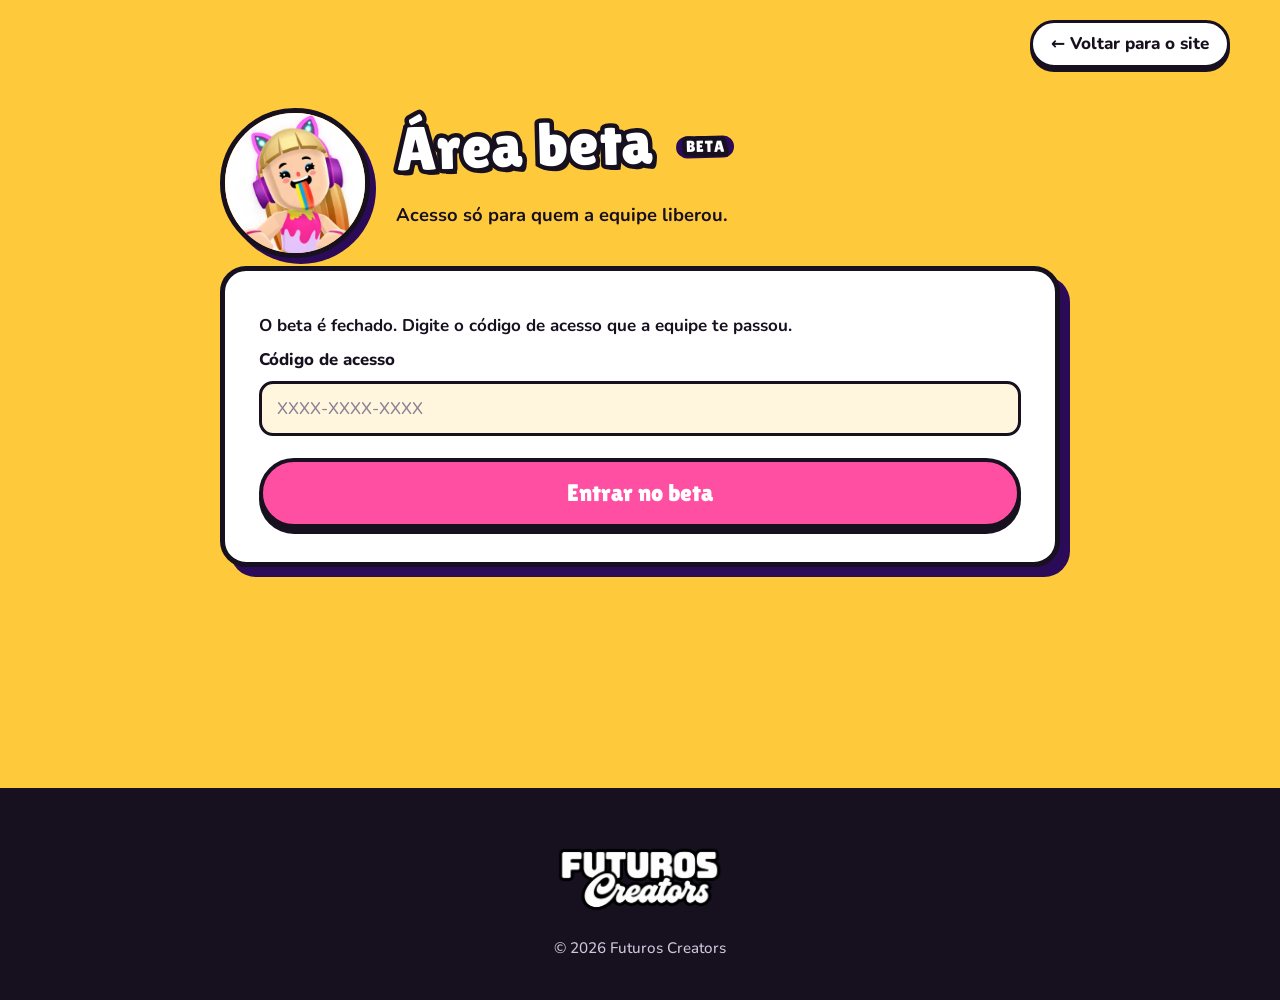
<file: beta.html>
<!doctype html>
<html lang="pt-BR">
<head>
<script data-sem-html>(function(){var l=location;if(!/(^|\.)futuroscreators\.site$/.test(l.hostname)||!/\.html$/i.test(l.pathname))return;var n=l.pathname.replace(/(^|\/)index\.html$/i,'$1').replace(/\.html$/i,'');l.replace((n||'/')+l.search+l.hash);})();</script>
<meta charset="utf-8">
<meta name="viewport" content="width=device-width, initial-scale=1">
<meta name="robots" content="noindex">
<title>Beta | Futuros Creators</title>
<meta name="theme-color" content="#FFC93C">
<link rel="icon" href="favicon.png">
<link rel="preconnect" href="https://fonts.googleapis.com">
<link rel="preconnect" href="https://fonts.gstatic.com" crossorigin>
<link href="https://fonts.googleapis.com/css2?family=Lilita+One&family=Nunito:wght@500;700;800&display=swap" rel="stylesheet">
<style>


:root {
    --sol: #FFC93C;
    --sol-claro: #FFD966;
    --uva: #2B0A57;
    --rosa: #FF4FA3;
    --ceu: #35D6E0;
    --tinta: #17101F;
    --papel: #FFF6DD;
    --raio: 18px;
    --titulo: 'Lilita One', 'Trebuchet MS', sans-serif;
    --texto: 'Nunito', system-ui, sans-serif;
}

*, *::before, *::after { box-sizing: border-box; }
html { scroll-behavior: smooth; scroll-padding-top: 16px; }
body {
    margin: 0;
    font: 500 1.0625rem/1.55 var(--texto);
    color: var(--tinta);
    background: var(--sol);
    -webkit-font-smoothing: antialiased;
}
img { max-width: 100%; height: auto; display: block; }
a { color: inherit; }
[hidden] { display: none !important; }
.sr-only { position: absolute; width: 1px; height: 1px; overflow: hidden; clip: rect(0 0 0 0); white-space: nowrap; }

:focus-visible { outline: 4px solid var(--ceu); outline-offset: 3px; }

/* ---------- Título no estilo da logo: branco, contorno preto grosso ---------- */
.adesivo {
    margin: 0 0 .35em;
    font: 400 clamp(2.3rem, 6vw, 3.8rem)/1.02 var(--titulo);
    color: #fff;
    -webkit-text-stroke: 9px var(--tinta);
    paint-order: stroke fill;
    text-shadow: 4px 5px 0 var(--tinta);
    letter-spacing: .01em;
    transform: rotate(-1.5deg);
    transform-origin: left center;
}

/* ---------- Botões ---------- */
.botao {
    display: inline-block;
    padding: .7em 1.4em;
    font: 400 1.25rem/1 var(--titulo);
    text-decoration: none;
    border: 4px solid var(--tinta);
    border-radius: 999px;
    box-shadow: 0 6px 0 var(--tinta);
    cursor: pointer;
    transition: transform .12s, box-shadow .12s;
}
.botao:hover { transform: translateY(2px); box-shadow: 0 4px 0 var(--tinta); }
.botao:active { transform: translateY(6px); box-shadow: 0 0 0 var(--tinta); }
.botao.rosa { background: var(--rosa); color: #fff; }
.botao.claro { background: #fff; color: var(--tinta); }
.botao.grande { width: 100%; font-size: 1.5rem; padding: .8em 1em; }

.menu { position: relative; display: flex; justify-content: flex-end; flex-wrap: wrap; gap: 10px; max-width: 1180px; margin: 0 auto; }
.menu a {
    padding: .45em 1.05em; font-weight: 800; text-decoration: none;
    background: #fff; border: 3px solid var(--tinta); border-radius: 999px;
    box-shadow: 0 4px 0 var(--tinta);
}
.menu a:hover { background: var(--papel); }
/* ---------- Seções ---------- */
.secao { padding: 80px 20px; }
.secao.escura { background: var(--uva); color: #fff; }
.secao.papel { background: var(--papel); }
.secao.sol { background: var(--sol); }
.miolo { max-width: 1180px; margin: 0 auto; }
.cabeca { display: flex; justify-content: space-between; align-items: flex-end; gap: 20px; margin-bottom: 36px; }
.intro { max-width: 32em; margin: 0; font-size: 1.15rem; font-weight: 700; }
.logo-secao { width: min(380px, 80vw); margin: -6% 0 -7% -12px; }
.vazio { padding: 40px 24px; border: 4px dashed currentColor; border-radius: var(--raio); font-weight: 800; text-align: center; opacity: .85; }

.botao.pequeno { margin-top: 14px; padding: .55em 1.1em; font-size: 1rem; box-shadow: 0 4px 0 var(--tinta); }
.duas-colunas { display: grid; grid-template-columns: .85fr 1.15fr; gap: 56px; align-items: start; }
.folha {
    padding: 34px; background: #fff;
    border: 5px solid var(--tinta); border-radius: 26px;
    box-shadow: 10px 10px 0 var(--uva);
}
.campo { margin: 0 0 22px; padding: 0; border: 0; min-width: 0; }
.campo label, .campo legend { display: block; margin-bottom: 8px; padding: 0; font-weight: 800; font-size: 1.05rem; }
.campo input[type=text], .campo textarea {
    width: 100%; padding: .75em .9em;
    font: 600 1.05rem/1.4 var(--texto); color: var(--tinta);
    background: var(--papel); border: 3px solid var(--tinta); border-radius: 14px;
}
.campo textarea { resize: vertical; min-height: 130px; }
.campo input::placeholder, .campo textarea::placeholder { color: #8b8296; font-weight: 500; }
.campo input[type=text]:focus, .campo textarea:focus { outline: none; background: #fff; box-shadow: 0 0 0 4px var(--ceu); }

.arroba { display: flex; align-items: stretch; }
.arroba span {
    display: grid; place-items: center; padding: 0 .9em;
    font: 400 1.4rem var(--titulo); background: var(--sol);
    border: 3px solid var(--tinta); border-right: 0; border-radius: 14px 0 0 14px;
}
.arroba input { border-radius: 0 14px 14px 0 !important; }

.chips { display: flex; flex-wrap: wrap; gap: 10px; }
.chip input { position: absolute; opacity: 0; pointer-events: none; }
.chip span {
    display: inline-block; padding: .5em 1.1em; margin: 0;
    font-weight: 800; background: var(--papel);
    border: 3px solid var(--tinta); border-radius: 999px; cursor: pointer;
    transition: background .12s, transform .12s;
}
.chip input:checked + span { background: var(--rosa); color: #fff; transform: rotate(-2deg); box-shadow: 0 3px 0 var(--tinta); }
.chip input:focus-visible + span { outline: 4px solid var(--ceu); outline-offset: 3px; }

.campo.ciente .marca { display: flex; gap: 12px; align-items: flex-start; font-weight: 600; font-size: .98rem; cursor: pointer; }
.marca input { width: 24px; height: 24px; flex: none; margin: 2px 0 0; accent-color: var(--rosa); }

.erro { min-height: 0; margin: 6px 0 0; font-weight: 800; font-size: .95rem; color: #C4125F; }
.erro:empty { display: none; }
.campo.com-erro input[type=text], .campo.com-erro textarea { border-color: #C4125F; }
.erro.geral { margin-top: 14px; text-align: center; }
.isca { position: absolute; left: -9999px; width: 1px; height: 1px; overflow: hidden; }

.enviado { text-align: center; padding: 28px 8px; }
.enviado h3 { margin: 0 0 10px; font: 400 2.4rem/1.1 var(--titulo); }
.enviado p { margin: 0 auto; max-width: 24em; font-weight: 700; }

/* ---------- Rodapé ---------- */
.rodape { padding: 40px 20px; text-align: center; background: var(--tinta); color: #cfc6dc; }
.rodape img { width: 170px; margin: 0 auto 6px; }
.rodape p { margin: 0; font-size: .95rem; }


/* ---------- Página de feedback ---------- */
.fb-topo { padding: 20px 20px 0; background: var(--sol); }
.fb-topo .menu { margin-bottom: 0; }
.secao.fb { padding-top: 40px; min-height: 80vh; }
.fb-texto .intro { margin-bottom: 14px; }
.fb-texto ul { margin: 18px 0 0; padding-left: 1.2em; font-weight: 700; }
.fb-texto li { margin-bottom: 6px; }
.campo textarea { min-height: 170px; }
.contagem { margin: 6px 0 0; font-size: .92rem; font-weight: 700; opacity: .75; text-align: right; }
.notas { display: flex; flex-wrap: wrap; gap: 10px; align-items: center; }
.notas .ponta { font-size: .9rem; font-weight: 700; opacity: .75; }
.botoes-ok { display: flex; flex-wrap: wrap; gap: 14px; justify-content: center; margin-top: 22px; }

/* ---------- Calculadora de Shorts (beta) ---------- */
.beta-miolo { max-width: 840px; margin: 0 auto; }
.beta-hero { display: flex; gap: 26px; align-items: center; margin-bottom: 8px; }
.beta-hero .intro { margin-bottom: 18px; }
.beta-avatar { flex: none; width: 150px; height: 150px; object-fit: cover; background: #fff; border: 5px solid var(--tinta); border-radius: 50%; box-shadow: 6px 6px 0 var(--uva); }
.bloco-res { margin-top: 26px; }
.bloco-res h3 { margin: 0 0 12px; font: 400 1.6rem var(--titulo); }
.beta-tag { display: inline-block; margin-left: 10px; padding: .1em .6em; font: 400 1rem var(--titulo); color: #fff; background: var(--uva); border-radius: 999px; vertical-align: middle; }
.passos { margin: 0 0 18px; padding-left: 1.2em; font-weight: 700; }
.passos li { margin-bottom: 6px; }
.aviso-beta { margin: 14px 0 0; font-size: .95rem; font-weight: 700; opacity: .85; }
.res-cabeca { display: flex; gap: 14px; align-items: center; margin-bottom: 16px; }
.res-cabeca img { flex: none; width: 64px; height: 64px; object-fit: cover; border: 4px solid var(--tinta); border-radius: 50%; }
.res-cabeca h2 { margin: 0; font: 400 1.8rem/1.1 var(--titulo); overflow-wrap: anywhere; }
.res-cabeca p { margin: 0; font-weight: 700; }
.res-cards { display: grid; grid-template-columns: repeat(auto-fit, minmax(150px, 1fr)); gap: 12px; margin: 0 0 16px; }
.res-card { padding: 12px 14px; background: var(--papel); border: 3px solid var(--tinta); border-radius: 16px; }
.res-card small { display: block; font-weight: 800; opacity: .75; }
.res-card strong { font: 400 1.9rem/1.15 var(--titulo); }
.barra { height: 26px; overflow: hidden; background: #fff; border: 4px solid var(--tinta); border-radius: 999px; }
.barra div { height: 100%; width: 0; background: var(--rosa); transition: width .6s; }
.res-status { margin: 12px 0; padding: 12px 16px; font-weight: 800; border: 3px solid var(--tinta); border-radius: 14px; }
.res-status.ok { background: #9be9a8; }
.res-status.falta { background: var(--sol); }
.res-status.problema { background: #ffb3c9; }
.res-nota { margin: 8px 0; font-weight: 700; }
.lista-shorts { margin: 16px 0 0; padding: 0; list-style: none; }
.lista-shorts li { display: grid; grid-template-columns: 1fr auto; gap: 2px 12px; padding: 10px 0; border-top: 2px dashed var(--tinta); }
.lista-shorts a { font-weight: 800; color: inherit; overflow-wrap: anywhere; }
.lista-shorts small { font-weight: 700; opacity: .75; }
.lista-shorts .views { grid-row: 1 / span 2; grid-column: 2; align-self: center; font: 400 1.3rem var(--titulo); }
.estimado { display: inline-block; margin-left: 6px; padding: 0 .5em; font-size: .75rem; font-weight: 800; background: var(--sol); border: 2px solid var(--tinta); border-radius: 999px; }
.carregando { padding: 30px 0; text-align: center; font-size: 1.2rem; font-weight: 800; }
.ranking-ok { padding: 12px 16px; margin: 14px 0 0; font-weight: 800; background: var(--ceu); border: 3px solid var(--tinta); border-radius: 14px; }
.ranking-ok a { color: inherit; }
.consent { margin-top: 6px; padding: 14px 16px; background: var(--papel); border: 3px solid var(--tinta); border-radius: 14px; }
.consent small { display: block; margin: 6px 0 0 36px; font-weight: 700; opacity: .8; }
.botao.grande + .botao.grande { margin-top: 14px; }
.botoes-res { display: flex; flex-wrap: wrap; gap: 14px; margin-top: 22px; }
@media (max-width: 860px) {
    .beta-hero { flex-direction: column; text-align: center; gap: 14px; }
    .beta-avatar { width: 120px; height: 120px; }
    .menu { justify-content: center; }
    .secao { padding: 56px 18px; }
    .secao.fb { padding-top: 32px; }
    .folha { padding: 22px; box-shadow: 7px 7px 0 var(--uva); }
    .adesivo { -webkit-text-stroke-width: 7px; }
}
.dicas { margin: 10px 0 0; padding: 0; list-style: none; display: grid; gap: 10px; }
.dicas li { padding: 12px 14px; background: var(--sol-claro); border: 3px solid var(--tinta); border-radius: 14px; font-weight: 800; }
.dicas.ideias li { background: var(--papel); display: grid; grid-template-columns: 1fr auto; gap: 2px 12px; align-items: center; }
.dicas.ideias small { grid-column: 1; font-weight: 700; opacity: .8; }
.dicas.ideias .botao { grid-row: 1 / span 2; grid-column: 2; padding: 6px 12px; font-size: .9rem; }
.sub-dicas { margin: 20px 0 4px; font: 400 1.3rem var(--titulo); }
.sub-dicas.menor { margin-top: 14px; font-size: 1.05rem; }
</style>
<!-- MANUTENCAO:CSS -->
<style id="manutencao-css">
#manutencao { position: fixed; inset: 0; z-index: 2147483647; display: grid; place-items: center; padding: 20px; overflow: auto;
    background: var(--uva, #2B0A57); color: var(--tinta, #17101F); font-family: var(--texto, 'Nunito', system-ui, sans-serif); }
#manutencao .manu-card { width: min(560px, 100%); padding: clamp(24px, 6vw, 44px); text-align: center; background: var(--papel, #FFF6DD);
    border: 6px solid var(--tinta, #17101F); border-radius: 26px; box-shadow: 10px 10px 0 var(--rosa, #FF4FA3); }
#manutencao .manu-img { display: block; width: min(230px, 58vw); height: auto; margin: -4px auto 0; transform-origin: 50% 90%; animation: manu-bale 2.8s ease-in-out infinite; filter: drop-shadow(0 6px 0 rgba(23,16,31,.15)); }
#manutencao h1 { margin: 14px 0 10px; font: 400 clamp(1.8rem, 6.5vw, 2.8rem)/1.1 var(--titulo, 'Lilita One', 'Trebuchet MS', sans-serif); overflow-wrap: anywhere; }
#manutencao .manu-faixa { display: inline-block; margin: 0 0 14px; padding: .25em .9em; background: var(--rosa, #FF4FA3); color: #fff; border: 4px solid var(--tinta, #17101F);
    border-radius: 999px; font: 400 clamp(1.1rem, 4vw, 1.5rem) var(--titulo, 'Lilita One', 'Trebuchet MS', sans-serif); transform: rotate(-2deg); }
#manutencao p { margin: 0; font-size: 1.1rem; font-weight: 800; }
@keyframes manu-bale { 0%, 100% { transform: rotate(-3deg); } 50% { transform: rotate(3deg); } }
@media (prefers-reduced-motion: reduce) { #manutencao .manu-img { animation: none; } }
</style>
<!-- /MANUTENCAO:CSS -->
</head>
<body>
<!-- MANUTENCAO:INICIO (para reabrir o site: mude "ligado" para false, ou apague do MANUTENCAO:INICIO até MANUTENCAO:FIM e o bloco MANUTENCAO:CSS) -->
<div id="manutencao" role="alertdialog" aria-modal="true" aria-labelledby="manu-titulo" aria-describedby="manu-texto">
    <div class="manu-card">
        <img class="manu-img" src="[data-uri]" width="520" height="628" alt="CreatorGirl toda enrolada nos fios, segurando uma câmera">
        <h1 id="manu-titulo">CreatorGirl ligou a câmera no lugar errado! &#128565;&#8205;&#128171;</h1>
        <span class="manu-faixa">Site em manutenção</span>
        <p id="manu-texto">Estamos arrumando tudo e já já voltamos. Volte daqui a pouquinho!</p>
    </div>
</div>
<script>
(function () {
    var ligado = false;   /* mude para false para reabrir o site */
    var el = document.getElementById('manutencao');
    if (!ligado) { el.parentNode.removeChild(el); return; }
    function travar() {
        Array.prototype.forEach.call(document.body.children, function (c) { if (c !== el && c.tagName !== 'SCRIPT') c.inert = true; });
        document.documentElement.style.overflow = 'hidden';
    }
    if (document.readyState === 'loading') document.addEventListener('DOMContentLoaded', travar); else travar();
})();
</script>
<!-- MANUTENCAO:FIM -->


<header class="fb-topo">
    <nav class="menu" aria-label="Principal">
        <a href="./">&larr; Voltar para o site</a>
    </nav>
</header>

<main class="secao sol fb">
    <div class="beta-miolo">
        <div class="beta-hero">
            <img class="beta-avatar" src="[data-uri]" alt="Personagem de PK XD com cabelo loiro, fones roxos e orelhas de gato" width="150" height="150">
            <div>
                <h1 class="adesivo"><span id="hero-titulo">Área beta</span> <span class="beta-tag">BETA</span></h1>
                <p class="intro" id="hero-intro">Teste antes do lancamento oficial!</p>
            </div>
        </div>

        <div class="folha">
            <!-- 0. Verificando acesso -->
            <div id="vista-verificando">
                <p class="carregando">Verificando seu acesso...</p>
            </div>

            <!-- 0b. Código do beta -->
            <div id="vista-codigo" hidden>
                <p class="res-nota">O beta é fechado. Digite o código de acesso que a equipe te passou.</p>
                <form id="form-codigo" novalidate>
                    <div class="campo">
                        <label for="codigo">Código de acesso</label>
                        <input id="codigo" type="text" maxlength="20" autocomplete="off" autocapitalize="characters" spellcheck="false" placeholder="XXXX-XXXX-XXXX">
                    </div>
                    <button type="submit" class="botao rosa grande" id="entrar-beta">Entrar no beta</button>
                    <p class="erro geral" id="codigo-erro" role="alert"></p>
                </form>
            </div>

            <!-- 1. Começo -->
            <div id="vista-inicio" hidden>
                <p class="res-nota" id="ola"></p>
                <ul class="passos">
                    <li>É só leitura: o site não posta, não apaga e não muda nada no seu canal.</li>
                    <li>O acesso ao seu YouTube ou Tiktok é usado uma vez, na hora, e encerrado em seguida. Só guardamos algo se você marcar a caixa do ranking abaixo.</li>
                    <li>Você escolhe a conta do canal na tela do Google.</li>
                    <li>Metas do mês: <strong>16 Shorts</strong> e <strong>8 vídeos longos</strong>.</li>
                </ul>
                <fieldset class="campo">
                    <legend>Qual mês você quer calcular?</legend>
                    <div class="chips">
                        <label class="chip"><input type="radio" name="mes" value="0" checked><span>Este mês</span></label>
                        <label class="chip"><input type="radio" name="mes" value="-1"><span>Mês passado</span></label>
                    </div>
                </fieldset>
                <div class="campo ciente consent">
                    <label class="marca" for="ranking-ok"><input id="ranking-ok" type="checkbox">
                        <span>Quero aparecer no ranking de médias da página principal.</span></label>
                    <small>Se você marcar, guardamos só o nome do canal, a foto e a sua média de views do mês, e mostramos publicamente. Para sair, conecte de novo com a caixa desmarcada: seus dados do ranking são apagados.</small>
                </div>
                <button type="button" id="conectar" class="botao rosa grande">Conectar com o YouTube</button>
                <button type="button" id="conectar-tiktok" class="botao claro grande" hidden>Conectar com o TikTok</button>
                <p class="aviso-beta">Estamos em fase de teste. O Google pode mostrar um aviso de &ldquo;app não verificado&rdquo;, e isso é esperado. Continue só se você chegou aqui pelo site oficial dos Futuros Creators. Para remover o acesso a qualquer momento: myaccount.google.com/permissions</p>
                <div class="botoes-res"><button type="button" class="botao claro" id="sair-beta">Sair do beta</button></div>
            </div>

            <!-- 2. Calculando -->
            <div id="vista-carregando" hidden>
                <p class="carregando">Calculando seus Vídeos... leva alguns segundos.</p>
            </div>

            <!-- 3. Resultado -->
            <div id="vista-resultado" hidden>
                <div class="res-cabeca">
                    <img id="res-foto" alt="" hidden referrerpolicy="no-referrer">
                    <div><h2 id="res-canal"></h2><p id="res-periodo"></p></div>
                </div>
                <section class="bloco-res" id="bloco-shorts">
                    <h3>Shorts</h3>
                    <div class="res-cards">
                        <div class="res-card"><small>Shorts no mês</small><strong id="s-total"></strong></div>
                        <div class="res-card"><small>Média de views por Short</small><strong id="s-media"></strong></div>
                        <div class="res-card"><small>Total de views</small><strong id="s-soma"></strong></div>
                    </div>
                    <div class="barra" role="progressbar" aria-valuemin="0" aria-valuemax="100" id="s-barra"><div id="s-fill"></div></div>
                    <p class="res-status" id="s-status"></p>
                    <p class="res-nota" id="s-nota" hidden></p>
                    <ul class="lista-shorts" id="s-lista"></ul>
                </section>
                <section class="bloco-res" id="bloco-tiktok" hidden>
                    <h3>Vídeos do TikTok</h3>
                    <div class="res-cards">
                        <div class="res-card"><small>Vídeos no mês</small><strong id="t-total"></strong></div>
                        <div class="res-card"><small>Média de views por vídeo</small><strong id="t-media"></strong></div>
                        <div class="res-card"><small>Total de views</small><strong id="t-soma"></strong></div>
                    </div>
                    <ul class="lista-shorts" id="t-lista"></ul>
                </section>
                <section class="bloco-res" id="bloco-longos">
                    <h3>Vídeos longos</h3>
                    <div class="res-cards">
                        <div class="res-card"><small>Vídeos longos no mês</small><strong id="l-total"></strong></div>
                        <div class="res-card"><small>Média de views por vídeo</small><strong id="l-media"></strong></div>
                        <div class="res-card"><small>Total de views</small><strong id="l-soma"></strong></div>
                    </div>
                    <div class="barra" role="progressbar" aria-valuemin="0" aria-valuemax="100" id="l-barra"><div id="l-fill"></div></div>
                    <p class="res-status" id="l-status"></p>
                    <p class="res-nota" id="l-nota" hidden></p>
                    <ul class="lista-shorts" id="l-lista"></ul>
                </section>
                <section class="bloco-res" id="bloco-dicas" hidden>
                    <h3>O que fazer agora</h3>
                    <p class="res-nota">Dicas feitas a partir dos títulos e das views dos seus vídeos. São pistas para testar, não garantia de mais views.</p>
                    <div id="dicas-corpo"></div>
                </section>
                <p class="res-nota">Acesso à sua conta já encerrado.</p>
                <p class="ranking-ok" id="ranking-aviso" hidden></p>
                <div class="botoes-res">
                    <button type="button" class="botao claro" id="de-novo">Calcular de novo</button>
                    <a class="botao rosa" href="./">Voltar ao site</a>
                </div>
            </div>

            <!-- 4. Erro -->
            <div id="vista-erro" hidden>
                <p class="res-status problema" id="erro-texto" role="alert"></p>
                <div class="botoes-res"><button type="button" class="botao rosa" id="tentar">Tentar de novo</button></div>
            </div>
        </div>
    </div>
</main>

<footer class="rodape">
    <img src="logo-creators.png" alt="Futuros Creators" width="1000" height="607">
    <p>&copy; 2026 Futuros Creators</p>
</footer>

<script src="config.js"></script>
<script>
/* Conversa com o banco de dados (Supabase) chamando as funções do banco.sql */
(function (w) {
    'use strict';
    var cfg = w.FUTUROS_CONFIG || {};

    function configurado() {
        return /^https?:\/\//.test(cfg.url || '') && !/COLOQUE/.test((cfg.url || '') + (cfg.chave || '')) && !!cfg.chave;
    }

    function rpc(nome, args) {
        if (!configurado()) return Promise.reject(new Error('O site ainda não foi ligado ao banco de dados. Preencha o config.js.'));
        var h = { 'Content-Type': 'application/json', 'apikey': cfg.chave };
        if (/^eyJ/.test(cfg.chave)) h['Authorization'] = 'Bearer ' + cfg.chave; // chave antiga (JWT)
        var ctrl = (typeof AbortController !== 'undefined') ? new AbortController() : null;
        var t = setTimeout(function () { if (ctrl) ctrl.abort(); }, 20000);
        var opcoes = { method: 'POST', headers: h, body: JSON.stringify(args || {}) };
        if (ctrl) opcoes.signal = ctrl.signal;

        return fetch(cfg.url.replace(/\/$/, '') + '/rest/v1/rpc/' + nome, opcoes).then(function (r) {
            clearTimeout(t);
            return r.json().catch(function () { return null; }).then(function (j) {
                if (!r.ok) {
                    var msg = (j && j.message) || '';
                    var cod = (j && j.code) || '';
                    if (r.status === 404 || cod === 'PGRST202' || /Could not find the function/i.test(msg)) {
                        msg = 'O banco ainda não foi preparado. Rode o banco.sql no Supabase (SQL Editor).';
                    } else if (r.status === 401 || /api key/i.test(msg)) {
                        msg = 'A chave do Supabase no config.js está errada.';
                    } else if (!msg) {
                        msg = 'Erro ' + r.status + '. Tente de novo.';
                    }
                    var e = new Error(msg);
                    e.codigo = cod; e.status = r.status; throw e;
                }
                return j;
            });
        }, function (err) {
            clearTimeout(t);
            if (err && err.name === 'AbortError') {
                throw new Error('O banco demorou demais para responder. Espere 2 minutos e tente de novo.');
            }
            throw new Error('Não consegui falar com o banco. Confira a internet e o endereço (Project URL) no config.js.');
        });
    }

    w.FC = { rpc: rpc, configurado: configurado };
})(window);

</script>
<script>
(function () {
    'use strict';
    var $ = function (s) { return document.querySelector(s); };
    var cfg = window.FUTUROS_CONFIG || {};
    var CHAVE = 'fc_beta_oauth';
    var BETA = 'fc_beta_token';   /* sessão do beta (vale por até 24 h) */
    var TIKTOK_ATIVO = true;   /* mude para true quando o app do TikTok for aprovado e as chaves estiverem na função */
    var REDIRECT = location.origin + location.pathname;   /* precisa estar na lista do Google Cloud e do Supabase */

    $('#conectar-tiktok').hidden = !TIKTOK_ATIVO;
    function vista(nome) {
        ['verificando', 'codigo', 'inicio', 'carregando', 'resultado', 'erro'].forEach(function (v) { $('#vista-' + v).hidden = v !== nome; });
        window.scrollTo(0, 0);
    }
    function erro(msg) { $('#erro-texto').textContent = msg; vista('erro'); }
    function betaToken() { try { return localStorage.getItem(BETA) || ''; } catch (e) { return ''; } }
    function guardarBeta(t) { try { localStorage.setItem(BETA, t); } catch (e) {} }
    function limparBeta() { try { localStorage.removeItem(BETA); } catch (e) {} }
    function titulo(aberto) {
        $('#hero-titulo').textContent = aberto ? 'Fazendo a média dos seus Vídeos' : 'Área beta';
        $('#hero-intro').textContent = aberto ? 'Conecte seu YouTube e veja quantos Shorts e vídeos longos você postou no mês e a média de views de cada tipo.' : 'Acesso só para quem a equipe liberou.';
    }
    function mostrarCodigo(msg) { titulo(false); $('#codigo-erro').textContent = msg || ''; vista('codigo'); }
    function falha(e) {
        if (e && e.codigo === 'beta') {
            limparBeta();
            sessaoBeta().then(function (r) {
                if (r.ok) erro('Sua sessão foi renovada. Toque em "Tentar de novo" para continuar.');
                else mostrarCodigo(e.message);
            });
        } else erro(e && e.message);
    }
    function entrou(nome) {
        titulo(true);
        $('#ola').textContent = nome ? 'Olá, ' + nome + '! Você está no beta.' : 'Beta aberto. Boas-vindas!';
        $('#sair-beta').hidden = !nome;   /* visitante não precisa de "sair": não há código */
        vista('inicio');
    }
    /* Descobre se a pessoa já tem acesso. Beta aberto: entra como visitante, sem código. Fechado: pede o código. */
    function sessaoBeta() {
        var tk = betaToken();
        var checar = tk ? FC.rpc('publico_beta_sessao', { p_token: tk }).catch(function () { return null; }) : Promise.resolve(null);
        return checar.then(function (r) {
            if (r && r.ok) return r;
            limparBeta();
            return FC.rpc('publico_beta_estado').catch(function () { return null; }).then(function (e) {
                if (!e || !e.aberto) return { ok: false };
                return FC.rpc('publico_beta_visitante').then(function (v) {
                    if (v && v.ok) { guardarBeta(v.token); return { ok: true, nome: null }; }
                    return { ok: false, erro: v && v.erro };
                }).catch(function () { return { ok: false }; });
            });
        });
    }
    function nf(n, d) { return Number(n || 0).toLocaleString('pt-BR', { maximumFractionDigits: d == null ? 0 : d }); }
    function criar(tag, cls, txt) { var e = document.createElement(tag); if (cls) e.className = cls; if (txt != null) e.textContent = txt; return e; }

    /* ---- conversa com a função do Supabase ---- */
    function configurado() { return /^https?:\/\//.test(cfg.url || '') && !!cfg.chave && !/COLOQUE/.test((cfg.url || '') + (cfg.chave || '')); }
    function fn(corpo) {
        if (!configurado()) return Promise.reject(new Error('O site ainda não foi ligado ao Supabase. Preencha o config.js.'));
        corpo = Object.assign({ beta_token: betaToken() }, corpo);
        var h = { 'Content-Type': 'application/json', 'apikey': cfg.chave };
        if (/^eyJ/.test(cfg.chave)) h['Authorization'] = 'Bearer ' + cfg.chave;
        var ctrl = new AbortController(), t = setTimeout(function () { ctrl.abort(); }, 45000);
        return fetch(cfg.url.replace(/\/$/, '') + '/functions/v1/youtube-shorts', { method: 'POST', headers: h, body: JSON.stringify(corpo), signal: ctrl.signal })
            .then(function (r) {
                clearTimeout(t);
                return r.json().catch(function () { return null; }).then(function (j) {
                    if (!r.ok) {
                        var e = new Error((j && j.erro) || (r.status === 404 ? 'A função do YouTube ainda não foi publicada no Supabase.' : 'Erro ' + r.status + '. Tente de novo.'));
                        e.codigo = j && j.codigo;
                        throw e;
                    }
                    return j;
                });
            }, function (e) {
                clearTimeout(t);
                throw new Error(e && e.name === 'AbortError' ? 'Demorou demais. Tente de novo.' : 'Não consegui falar com o servidor. Confira a internet.');
            });
    }

    /* ---- PKCE: protege o código de login contra interceptação ---- */
    function b64url(bytes) { return btoa(String.fromCharCode.apply(null, bytes)).replace(/\+/g, '-').replace(/\//g, '_').replace(/=+$/, ''); }
    function aleatorio(n) { var b = new Uint8Array(n); crypto.getRandomValues(b); return b64url(b); }
    function desafio(verifier) {
        return crypto.subtle.digest('SHA-256', new TextEncoder().encode(verifier)).then(function (h) { return b64url(new Uint8Array(h)); });
    }

    /* ---- passo 1: mandar para o Google ---- */
    $('#conectar').addEventListener('click', function () {
        var btn = this; btn.disabled = true;
        var verifier = aleatorio(48), state = aleatorio(24), mes = Number(document.querySelector('input[name="mes"]:checked').value), ranking = $('#ranking-ok').checked;
        desafio(verifier).then(function (ch) {
            try { sessionStorage.setItem(CHAVE, JSON.stringify({ state: state, verifier: verifier, mes: mes, ranking: ranking })); }
            catch (e) { throw new Error('Seu navegador bloqueou o armazenamento da sessão. Desative a navegação privada e tente de novo.'); }
            return fn({ acao: 'iniciar', redirect_uri: REDIRECT, state: state, code_challenge: ch });
        }).then(function (r) {
            if (!r || !/^https:\/\/accounts\.google\.com\//.test(r.url || '')) throw new Error('Resposta inesperada do servidor.');
            location.href = r.url;
        }).catch(falha).then(function () { btn.disabled = false; });
    });

    /* ---- TikTok: passo 1 (o TikTok não usa PKCE na web: só o state) ---- */
    $('#conectar-tiktok').addEventListener('click', function () {
        var btn = this; btn.disabled = true;
        var state = aleatorio(24), mes = Number(document.querySelector('input[name="mes"]:checked').value), ranking = $('#ranking-ok').checked;
        try { sessionStorage.setItem(CHAVE, JSON.stringify({ state: state, mes: mes, ranking: ranking, plataforma: 'tiktok' })); }
        catch (e) { falha(new Error('Seu navegador bloqueou o armazenamento da sessão. Desative a navegação privada e tente de novo.')); btn.disabled = false; return; }
        fn({ acao: 'tiktok_iniciar', redirect_uri: REDIRECT, state: state }).then(function (r) {
            if (!r || !/^https:\/\/www\.tiktok\.com\//.test(r.url || '')) throw new Error('Resposta inesperada do servidor.');
            location.href = r.url;
        }).catch(falha).then(function () { btn.disabled = false; });
    });

    /* ---- entrar no beta com o código ---- */
    $('#codigo').addEventListener('input', function () { this.value = this.value.toUpperCase(); });
    $('#form-codigo').addEventListener('submit', function (ev) {
        ev.preventDefault();
        var cod = $('#codigo').value.trim(), btn = $('#entrar-beta');
        $('#codigo-erro').textContent = '';
        if (cod.replace(/[^A-Za-z0-9]/g, '').length < 12) { $('#codigo-erro').textContent = 'Digite o código completo (12 letras e números).'; return; }
        btn.disabled = true;
        FC.rpc('publico_beta_entrar', { p_codigo: cod }).then(function (r) {
            if (!r || !r.ok) throw new Error((r && r.erro) || 'Código inválido ou sem acesso.');
            guardarBeta(r.token); $('#codigo').value = ''; entrou(r.nome);
        }).catch(function (e) { $('#codigo-erro').textContent = e.message; }).then(function () { btn.disabled = false; });
    });
    $('#sair-beta').addEventListener('click', function () {
        var t = betaToken(); limparBeta();
        if (t) FC.rpc('publico_beta_sair', { p_token: t }).catch(function () {});
        mostrarCodigo('');
    });

    /* ---- passo 2: o Google devolve a pessoa para cá com um código ---- */
    var q = new URLSearchParams(location.search);
    if (q.has('code') || q.has('error')) {
        var code = q.get('code'), st = q.get('state'), err = q.get('error'), guardado = null;
        history.replaceState(null, '', location.pathname);   /* tira o código do endereço */
        try { guardado = JSON.parse(sessionStorage.getItem(CHAVE) || 'null'); sessionStorage.removeItem(CHAVE); } catch (e) { guardado = null; }
        sessaoBeta().then(function (r) {
            if (!r.ok) { mostrarCodigo(r.erro || 'Entre com o código do beta para continuar.'); return; }
            if (err) {
                erro(err === 'access_denied' ? 'Você cancelou a conexão. Sem problema: é só tentar de novo quando quiser.' : 'O Google não completou a conexão. Tente de novo.');
            } else if (!code || !guardado || !st || st !== guardado.state) {
                erro('Não consegui confirmar essa conexão. Comece de novo pelo botão.');
            } else {
                vista('carregando');
                var tik = guardado.plataforma === 'tiktok';
                return fn(tik
                    ? { acao: 'tiktok_calcular', redirect_uri: REDIRECT, code: code, mes: guardado.mes, ranking: guardado.ranking === true }
                    : { acao: 'calcular', redirect_uri: REDIRECT, code: code, code_verifier: guardado.verifier, mes: guardado.mes, ranking: guardado.ranking === true }
                ).then(mostrar);
            }
        }).catch(falha);
    } else {
        sessaoBeta().then(function (r) {
            if (r.ok) entrou(r.nome); else mostrarCodigo(r.erro || '');
        });
    }

    /* ---- resultado ---- */
    function dur(s) { return Math.floor(s / 60) + ':' + String(s % 60).padStart(2, '0'); }
    var TIPOS = {
        s: { um: 'Short', varios: 'Shorts', link: function (id) { return 'https://www.youtube.com/shorts/' + encodeURIComponent(id); } },
        l: { um: 'vídeo longo', varios: 'vídeos longos', link: function (id) { return 'https://www.youtube.com/watch?v=' + encodeURIComponent(id); } }
    };
    function preencher(p, d) {
        var tipo = TIPOS[p];
        $('#' + p + '-total').textContent = nf(d.total) + ' de ' + d.meta;
        $('#' + p + '-media').textContent = nf(d.media, 1);
        $('#' + p + '-soma').textContent = nf(d.soma);
        var pct = Math.min(100, Math.round(d.total / d.meta * 100));
        $('#' + p + '-fill').style.width = pct + '%'; $('#' + p + '-barra').setAttribute('aria-valuenow', String(pct));
        var s = $('#' + p + '-status');
        if (d.bateu) { s.className = 'res-status ok'; s.textContent = 'Meta batida! Você postou ' + nf(d.total) + ' ' + tipo.varios + ' neste período, e o mínimo são ' + d.meta + '.'; }
        else if (!d.total) { s.className = 'res-status falta'; s.textContent = 'Nenhum ' + tipo.um + ' encontrado neste período. A meta é de ' + d.meta + ' no mês.'; }
        else { s.className = 'res-status falta'; s.textContent = (d.falta === 1 ? 'Falta 1 ' + tipo.um : 'Faltam ' + nf(d.falta) + ' ' + tipo.varios) + ' para chegar aos ' + d.meta + ' do mês.'; }
        var nota = $('#' + p + '-nota');
        nota.hidden = !d.estimados;
        if (d.estimados) nota.textContent = nf(d.estimados) + ' vídeo(s) foram contados só pela duração (até 3 minutos), porque o YouTube não informou o formato. Confira os marcados como "estimado" na lista.';
        var ul = $('#' + p + '-lista'); ul.replaceChildren();
        (d.lista || []).forEach(function (x) {
            var li = criar('li'), t = criar('div');
            var a = criar('a', null, x.titulo || 'Sem título'); a.href = tipo.link(x.id); a.target = '_blank'; a.rel = 'noopener noreferrer';
            t.appendChild(a); if (p === 's' && !x.confirmado) t.appendChild(criar('span', 'estimado', 'estimado'));
            li.appendChild(t); li.appendChild(criar('span', 'views', nf(x.views) + ' views'));
            var dt = new Date(x.publicado);
            li.appendChild(criar('small', null, dt.toLocaleDateString('pt-BR', { day: '2-digit', month: '2-digit' }) + ' | ' + dur(x.segundos)));
            ul.appendChild(li);
        });
    }
    function preencherTik(d) {
        $('#t-total').textContent = nf(d.total); $('#t-media').textContent = nf(d.media, 1); $('#t-soma').textContent = nf(d.soma);
        var ul = $('#t-lista'); ul.replaceChildren();
        (d.lista || []).forEach(function (x) {
            var li = criar('li'), t = criar('div');
            t.appendChild(criar('strong', null, x.titulo || 'Sem título'));
            li.appendChild(t); li.appendChild(criar('span', 'views', nf(x.views) + ' views'));
            var dt = new Date(x.publicado);
            li.appendChild(criar('small', null, dt.toLocaleDateString('pt-BR', { day: '2-digit', month: '2-digit' }) + ' | ' + dur(x.segundos)));
            ul.appendChild(li);
        });
    }
/* ---- dicas: o que fazer agora (calculado aqui na página, nada é guardado) ---- */
    var CATS = [
        { k: 'novidade', nome: 'Novidade do jogo', re: /novidade|atualiza|update|evento|c[oó]digo|vazou|chegou|lan[cç]amento|\bnov[oa]s? (item|itens|skin|pet|jogo|mapa|casa)/i },
        { k: 'tutorial', nome: 'Tutorial / dica', re: /\bcomo\b|tutorial|dica|truque|segredo|aprenda|guia|ensin/i },
        { k: 'desafio', nome: 'Desafio', re: /desafio|challenge|tentei|testei|24 horas|\bvs\b/i },
        { k: 'esquete', nome: 'Esquete / história', re: /esquete|hist[oó]ria|drama|novela|\bpov\b|minha vida|fam[ií]lia|escola/i },
        { k: 'meme', nome: 'Meme / humor', re: /meme|engra[cç]ad|zoeira|kkk|fail|troll|piada|risada/i },
        { k: 'trend', nome: 'Trend / dança', re: /trend|tend[eê]ncia|viral|dan[cç]a|dance|m[uú]sica/i }
    ];
    var OUTROS = { k: 'outros', nome: 'Gameplay / outros' };
    var NOME = {}; CATS.concat([OUTROS]).forEach(function (c) { NOME[c.k] = c.nome; });
    var IDEIAS = {
        esquete: [['POV: você é o novo aluno no PK XD', 'Comece já na confusão, com a reação do personagem nos 2 primeiros segundos.'], ['Quando seu amigo some e volta com skin nova', 'Abra com o personagem chegando e o amigo irreconhecível.'], ['Minha vida no PK XD em 30 segundos', '3 cenas rápidas e um final engraçado.']],
        tutorial: [['3 truques que ninguém te contou no PK XD', 'Diga o resultado logo de cara: "com isso você faz X em 10 segundos".'], ['Como conseguir o item mais pedido do momento', 'Mostre o item pronto primeiro e só depois ensine.'], ['Erros que todo iniciante comete', 'Pergunte direto: "você também faz isso?".']],
        novidade: [['Chegou novidade no PK XD! O que mudou', 'Mostre a melhor mudança no primeiro segundo.'], ['Testei o novo evento: vale a pena?', 'Comece com a sua nota e prove depois.'], ['A atualização inteira em 30 segundos', 'Corte rápido, uma novidade a cada 5 segundos.']],
        desafio: [['Desafio: 24 horas num lugar só do PK XD', 'Mostre a regra em 3 segundos e já comece.'], ['Tentei zerar sem gastar moedas', 'Comece pelo momento mais difícil.'], ['Eu vs meu amigo: quem faz o melhor visual?', 'Mostre os dois visuais lado a lado e peça o voto.']],
        meme: [['O meme do momento versão PK XD', 'Use o som em alta e encaixe seu personagem na cena.'], ['Os fails mais engraçados do PK XD', 'Abra com o melhor fail, não com o menor.'], ['Quando você tenta uma coisa e dá tudo errado', 'Mostre o erro cedo e deixe o final surpreender.']],
        trend: [['A trend da semana com o seu personagem', 'Entre no ritmo do som já no primeiro segundo.'], ['Dancinha do momento no PK XD', 'Plano fixo, personagem centralizado e corte no refrão.'], ['Reagindo ao som viral com a minha skin favorita', 'Comece pela reação mais exagerada.']],
        outros: [['Meu melhor momento no PK XD hoje', 'Comece pelo clímax e conte como chegou lá.'], ['Mostrando minha casa nova no PK XD', 'Revele o cômodo mais bonito nos 3 primeiros segundos.'], ['Tour pelo meu personagem', 'Um detalhe novo a cada 3 segundos.']]
    };
    function classificar(t) {
        for (var i = 0; i < CATS.length; i++) if (CATS[i].re.test(t || '')) return CATS[i];
        return OUTROS;
    }
    function agrupar(lista) {
        var g = {}, soma = 0, n = 0;
        lista.forEach(function (x) {
            var c = classificar(x.titulo), v = Number(x.views) || 0;
            if (!g[c.k]) g[c.k] = { k: c.k, n: 0, soma: 0 };
            g[c.k].n++; g[c.k].soma += v; soma += v; n++;
        });
        var arr = Object.keys(g).map(function (k) { g[k].media = g[k].soma / g[k].n; return g[k]; });
        arr.sort(function (a, b) { return b.media - a.media; });
        return { arr: arr, mapa: g, n: n, media: n ? soma / n : 0 };
    }
    function vezes(x) { return x.toFixed(1).replace('.', ',') + 'x'; }
    function sortear(arr, q) { return arr.slice().sort(function () { return Math.random() - .5; }).slice(0, q); }
    function analisar(lista, falta, curto) {
        var a = agrupar(lista), dicas = [], foco = [], teste = [];
        if (a.n < 4) {
            dicas.push('Ainda são poucos vídeos para eu ver o que funciona melhor. Por enquanto vale testar um pouco de cada tipo e comparar depois.');
            teste = ['esquete', 'tutorial', 'novidade'];
        } else {
            var fortes = a.arr.filter(function (x) { return x.n >= 2; });
            var melhor = fortes[0], pior = fortes.length > 1 ? fortes[fortes.length - 1] : null;
            if (melhor && melhor.media / a.media >= 1.25) {
                dicas.push('Seus vídeos de ' + NOME[melhor.k] + ' rendem em média ' + nf(melhor.media) + ' views, ' + vezes(melhor.media / a.media) + ' a sua média geral. Vale fazer mais desse tipo.' + (falta > 0 ? ' Dos ' + nf(falta) + ' que faltam, tente fazer uns ' + Math.max(1, Math.ceil(falta * 0.6)) + ' assim.' : ''));
                foco.push(melhor.k);
            } else if (fortes.length < 2) {
                dicas.push('Ainda tenho poucos vídeos de cada tipo para comparar. Repita alguns formatos para eu descobrir qual rende mais.');
            } else {
                dicas.push('Seus tipos de vídeo estão rendendo parecido. Teste formatos novos para descobrir o que faz você crescer mais.');
            }
            if (pior && pior !== melhor && pior.media / a.media <= 0.7) {
                dicas.push('Os de ' + NOME[pior.k] + ' estão abaixo (média de ' + nf(pior.media) + '). Antes de repetir, mude o gancho ou o formato.');
            }
            var novos = ['novidade', 'trend', 'desafio', 'esquete', 'meme', 'tutorial'].filter(function (k) { return !a.mapa[k] && foco.indexOf(k) < 0; }).slice(0, 2);
            if (novos.length) {
                dicas.push('Você ainda não postou ' + novos.map(function (k) { return NOME[k]; }).join(' nem ') + ' neste período. Vale um teste.');
                teste = novos;
            }
            if (curto) {
                var c = lista.filter(function (x) { return x.segundos <= 30; }), l = lista.filter(function (x) { return x.segundos > 30; });
                var mc = c.length >= 2 ? agrupar(c).media : 0, ml = l.length >= 2 ? agrupar(l).media : 0;
                if (mc && ml && mc / ml >= 1.4) dicas.push('Seus Shorts de até 30 segundos rendem ' + vezes(mc / ml) + ' mais que os maiores. Tente manter curto.');
                else if (mc && ml && ml / mc >= 1.4) dicas.push('Seus Shorts com mais de 30 segundos rendem ' + vezes(ml / mc) + ' mais que os mais curtos. Vale caprichar na história.');
            }
        }
        var ideias = [];
        foco.forEach(function (k) { sortear(IDEIAS[k], 2).forEach(function (i) { ideias.push({ k: k, t: i[0], g: i[1] }); }); });
        teste.forEach(function (k) { sortear(IDEIAS[k], 1).forEach(function (i) { ideias.push({ k: k, t: i[0], g: i[1] }); }); });
        return { a: a, dicas: dicas, ideias: ideias.slice(0, 4) };
    }
    function renderPool(corpo, titulo, lista, falta, curto) {
        if (!lista || !lista.length) return false;
        var r = analisar(lista, falta, curto);
        corpo.appendChild(criar('h4', 'sub-dicas', titulo));
        var ul = criar('ul', 'dicas');
        r.dicas.forEach(function (d) { ul.appendChild(criar('li', null, d)); });
        corpo.appendChild(ul);
        corpo.appendChild(criar('h4', 'sub-dicas menor', 'Desempenho por tipo'));
        var tl = criar('ul', 'lista-shorts');
        r.a.arr.forEach(function (x) {
            var li = criar('li');
            li.appendChild(criar('div', null, NOME[x.k] + ' (' + x.n + (x.n === 1 ? ' vídeo' : ' vídeos') + ')'));
            li.appendChild(criar('span', 'views', nf(x.media) + ' em média'));
            tl.appendChild(li);
        });
        corpo.appendChild(tl);
        if (r.ideias.length) {
            corpo.appendChild(criar('h4', 'sub-dicas menor', 'Ideias prontas'));
            var il = criar('ul', 'dicas ideias');
            r.ideias.forEach(function (i) {
                var li = criar('li'), t = criar('div');
                t.appendChild(criar('strong', null, i.t));
                li.appendChild(t);
                var b = criar('button', 'botao claro', 'Copiar'); b.type = 'button';
                b.addEventListener('click', function () {
                    try { navigator.clipboard.writeText(i.t + ' | Gancho: ' + i.g).then(function () { b.textContent = 'Copiado!'; }); } catch (e) {}
                });
                li.appendChild(b);
                li.appendChild(criar('small', null, 'Gancho: ' + i.g));
                il.appendChild(li);
            });
            corpo.appendChild(il);
        }
        return true;
    }
    function dicas(r) {
        var bloco = $('#bloco-dicas'), corpo = $('#dicas-corpo'), ok = false;
        corpo.replaceChildren(); bloco.hidden = true;
        if (r.plataforma === 'tiktok') ok = renderPool(corpo, 'TikTok', r.videos && r.videos.lista, 0, true);
        else {
            var s = renderPool(corpo, 'Shorts', r.shorts && r.shorts.lista, r.shorts && r.shorts.falta, true);
            var l = renderPool(corpo, 'Vídeos longos', r.longos && r.longos.lista, r.longos && r.longos.falta, false);
            ok = s || l;
        }
        bloco.hidden = !ok;
    }
    function mostrar(r) {
        $('#res-canal').textContent = (r.canal && r.canal.titulo) || 'Seu canal';
        $('#res-periodo').textContent = 'Vídeos de ' + r.periodo.rotulo;
        var foto = $('#res-foto');
        if (/^https:\/\//.test((r.canal && r.canal.foto) || '')) { foto.src = r.canal.foto; foto.hidden = false; } else foto.hidden = true;
        var tik = r.plataforma === 'tiktok';
        $('#bloco-shorts').hidden = tik; $('#bloco-longos').hidden = tik; $('#bloco-tiktok').hidden = !tik;
        if (tik) preencherTik(r.videos); else { preencher('s', r.shorts); preencher('l', r.longos); }
        var av = $('#ranking-aviso'); av.replaceChildren(); av.hidden = true;
        if (r.ranking === 'salvo') {
            av.appendChild(document.createTextNode('Você está no ranking! '));
            var lk = criar('a', null, 'Ver o ranking no site'); lk.href = './#ranking'; av.appendChild(lk);
            av.hidden = false;
        } else if (r.ranking === 'removido') {
            av.textContent = 'Seus dados foram removidos do ranking, como você pediu.'; av.hidden = false;
        } else if (r.ranking === 'poucos') {
            av.textContent = 'Você ainda não aparece no ranking: ele pede ao menos 3 vídeos do tipo no mês.'; av.hidden = false;
        }
        try { dicas(r); } catch (e) { $('#bloco-dicas').hidden = true; }
        vista('resultado');
    }
    $('#de-novo').addEventListener('click', function () { vista('inicio'); });
    $('#tentar').addEventListener('click', function () { vista('inicio'); });
})();
</script>
</body>
</html>
</file>
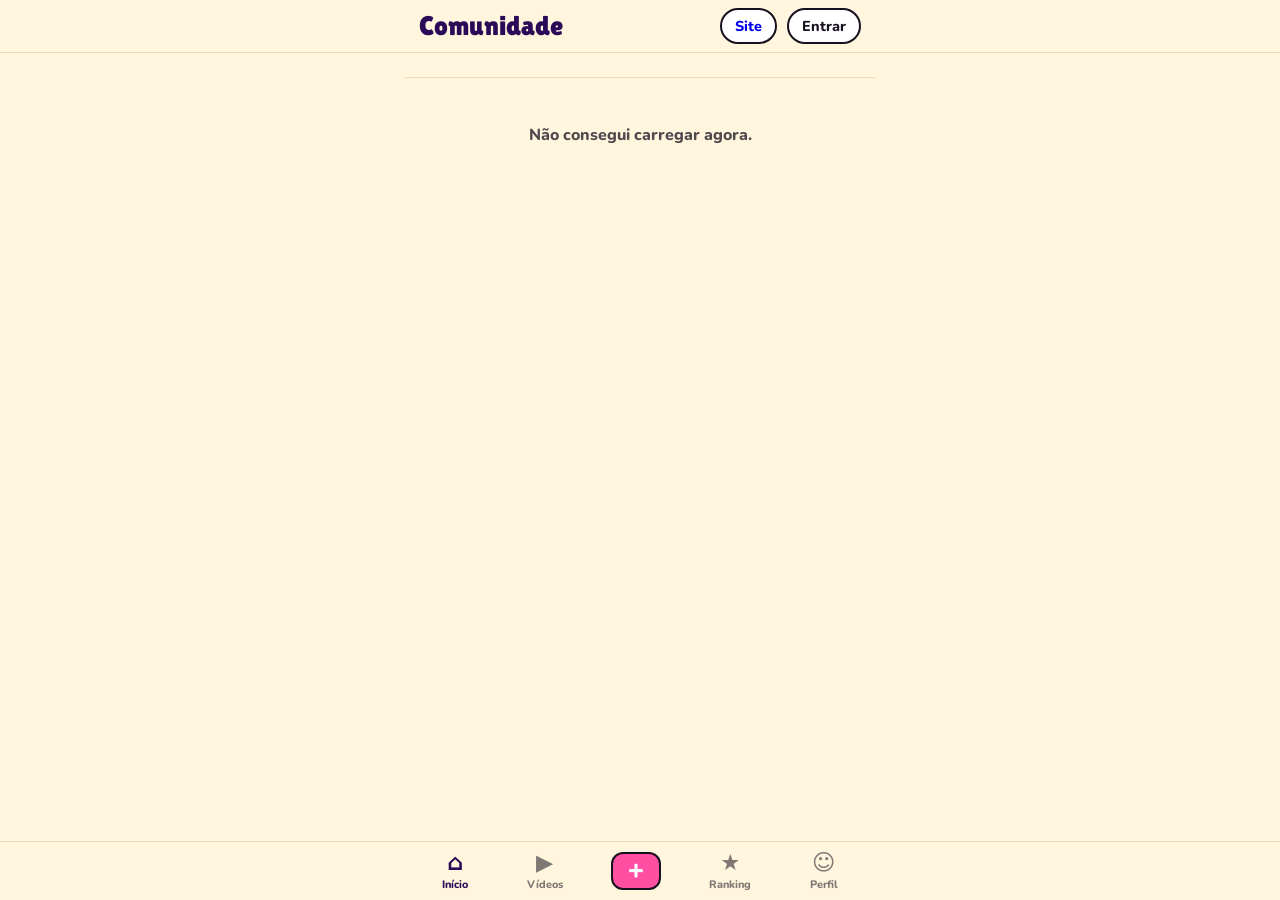
<file: comunidade.html>
<!doctype html>
<html lang="pt-BR">
<head>
<meta charset="utf-8">
<meta name="viewport" content="width=device-width, initial-scale=1, viewport-fit=cover">
<meta name="robots" content="noindex">
<title>Comunidade | Futuros Creators</title>
<meta name="theme-color" content="#FFF6DD">
<link rel="icon" href="favicon.png">
<link rel="preconnect" href="https://fonts.googleapis.com">
<link rel="preconnect" href="https://fonts.gstatic.com" crossorigin>
<link href="https://fonts.googleapis.com/css2?family=Lilita+One&family=Nunito:wght@500;700;800&display=swap" rel="stylesheet">
<style>
:root{--sol:#FFC93C;--uva:#2B0A57;--rosa:#FF4FA3;--ceu:#35D6E0;--tinta:#17101F;--papel:#FFF6DD;--linha:#e6dcc0;--titulo:'Lilita One','Trebuchet MS',sans-serif;--texto:'Nunito',system-ui,sans-serif}
*,*::before,*::after{box-sizing:border-box}
body{margin:0;font:500 1rem/1.45 var(--texto);color:var(--tinta);background:var(--papel);-webkit-font-smoothing:antialiased}
[hidden]{display:none!important}
button{font:inherit;color:inherit;cursor:pointer}
:focus-visible{outline:3px solid var(--ceu);outline-offset:2px}
.topo{position:sticky;top:0;z-index:5;background:var(--papel);border-bottom:1px solid var(--linha);padding-top:env(safe-area-inset-top,0px)}
.topo-in{max-width:470px;margin:0 auto;display:flex;align-items:center;gap:10px;padding:8px 14px}
.logo{flex:1;font:400 1.7rem/1 var(--titulo);color:var(--uva)}
.topo a,.topo button,.pill{font:800 .9rem var(--texto);text-decoration:none;padding:.4em .9em;background:#fff;border:2px solid var(--tinta);border-radius:999px}
.pill.rosa,.rosa{background:var(--rosa);color:#fff}
main{max-width:470px;margin:0 auto;padding:0 0 96px}
.stories{display:flex;gap:12px;overflow-x:auto;padding:12px 14px;scrollbar-width:none;border-bottom:1px solid var(--linha)}
.st{flex:none;width:68px;text-align:center;background:none;border:0;padding:0;font-size:.72rem;font-weight:700}
.st span.n{display:block;overflow:hidden;text-overflow:ellipsis;white-space:nowrap;margin-top:3px}
.anel{display:grid;place-items:center;width:68px;height:68px;border-radius:50%;padding:3px;background:conic-gradient(var(--sol),var(--rosa),var(--uva),var(--sol))}
.anel.eu{background:var(--linha)}
.av{display:grid;place-items:center;width:100%;height:100%;border-radius:50%;border:3px solid var(--papel);background:var(--uva);color:#fff;font:400 1.4rem/1 var(--titulo);position:relative}
.av.p{width:36px;height:36px;border:2px solid var(--papel);font-size:1.1rem;flex:none}
.mais{position:absolute;right:-4px;bottom:-4px;width:22px;height:22px;border-radius:50%;background:var(--rosa);color:#fff;font:800 1rem/22px var(--texto);border:2px solid var(--papel)}
.post{border-bottom:1px solid var(--linha);background:#fff;margin-bottom:8px}
.ph{display:flex;align-items:center;gap:10px;padding:10px 12px}
.ph b{display:block;line-height:1.15}.ph small{opacity:.7;font-weight:700}
.selo{margin-left:5px;padding:0 .5em;font:800 .65rem/1.6 var(--texto);background:var(--ceu);border-radius:999px;vertical-align:middle}.selo.oficial{background:var(--sol)}
.etq{margin-left:auto;padding:0 .6em;font:800 .72rem/1.7 var(--texto);border:2px solid var(--tinta);border-radius:999px;background:var(--papel)}
.etq.dica{background:var(--rosa);color:#fff}.etq.pendente{background:var(--sol)}.etq.recusado{background:#ffd0d8}.etq.aprovado{background:#c9f5c0}
.foto{display:block;width:100%;max-height:600px;object-fit:cover;background:var(--linha)}
.txt{display:grid;place-items:center;min-height:300px;padding:28px;text-align:center;color:#fff;font:400 1.6rem/1.25 var(--titulo);background:linear-gradient(135deg,var(--uva),var(--rosa));overflow-wrap:anywhere;white-space:pre-wrap}
.vid{position:relative;aspect-ratio:9/16;max-height:78vh;margin:0 auto;background:#000;cursor:pointer}
.vid img,.vid iframe{width:100%;height:100%;border:0;object-fit:cover}
.vid .play{position:absolute;inset:0;margin:auto;width:64px;height:64px;border-radius:50%;background:#fffd;display:grid;place-items:center;font-size:1.6rem;color:var(--tinta)}
.leg{padding:10px 12px 14px;margin:0;white-space:pre-wrap;overflow-wrap:anywhere}.leg b{margin-right:6px}
.data{display:block;padding:0 12px 12px;font-size:.78rem;font-weight:700;opacity:.65}
.apagar{margin:0 12px 12px;background:none;border:0;text-decoration:underline;font-weight:800}
.vazio{padding:30px 20px;text-align:center;font-weight:800;opacity:.75}
.rk{display:flex;align-items:center;gap:12px;padding:12px 14px;background:#fff;border-bottom:1px solid var(--linha)}
.rk .pos{width:2rem;text-align:center;font:400 1.5rem/1 var(--titulo)}
.rk .v{margin-left:auto;text-align:right;font:400 1.3rem/1 var(--titulo);color:var(--uva)}.rk .v small{display:block;font:700 .7rem var(--texto);opacity:.7}
.rk-intro{margin:0;padding:12px 14px;font-weight:700}
.rk-filtros{display:grid;gap:8px;padding:10px 14px;background:var(--papel);border-bottom:1px solid var(--linha)}
.rk-filtros .chips{display:flex;flex-wrap:wrap;gap:6px}
.rk-filtros label{display:inline-flex;align-items:center;gap:5px;padding:5px 9px;background:#fff;border:2px solid var(--tinta);border-radius:999px;font-size:.8rem;font-weight:800}
.rk-filtros input{accent-color:var(--rosa)}
.rk-canal{min-width:0;flex:1;overflow-wrap:anywhere}
.rk-canal small{display:block;font-weight:700;opacity:.7}
.eu{padding:16px 14px;background:#fff;margin-bottom:8px;display:flex;gap:14px;align-items:center}
.eu .anel{width:76px;height:76px;flex:none}
.sub{margin:0;padding:12px 14px 4px;font:400 1.3rem var(--titulo)}
.nav{position:fixed;left:0;right:0;bottom:0;z-index:5;background:var(--papel);border-top:1px solid var(--linha);padding-bottom:env(safe-area-inset-bottom,0px)}
.nav-in{max-width:470px;margin:0 auto;display:flex;justify-content:space-around;align-items:center;padding:6px 8px}
.nav button{display:grid;justify-items:center;gap:0;background:none;border:0;font:800 .68rem var(--texto);padding:2px 10px;opacity:.55}
.nav button i{font-style:normal;font-size:1.4rem;line-height:1.2}
.nav button[aria-current=true]{opacity:1;color:var(--uva)}
.nav .novo{opacity:1;width:50px;height:38px;border-radius:12px;background:var(--rosa);color:#fff;border:2px solid var(--tinta);font:400 1.7rem/1 var(--titulo);padding:0;display:block}
.maisbt{display:block;margin:14px auto;padding:.5em 1.3em;font-weight:800;background:#fff;border:2px solid var(--tinta);border-radius:999px}
dialog{width:min(440px,94vw);max-height:92vh;border:3px solid var(--tinta);border-radius:20px;padding:18px;background:var(--papel);color:var(--tinta)}
dialog::backdrop{background:#17101fb3}
dialog h2{margin:0 0 10px;font:400 1.6rem var(--titulo)}
.campo{margin:0 0 12px}.campo label{display:block;font-weight:800;margin-bottom:3px}
.campo input[type=text],.campo textarea{width:100%;padding:.55em .75em;font:inherit;background:#fff;border:2px solid var(--tinta);border-radius:12px}
.campo textarea{min-height:90px;resize:vertical}.campo small{display:block;margin-top:3px;font-weight:700;opacity:.7}
.marca{display:flex;gap:8px;font-weight:700}.marca input{width:20px;height:20px;flex:none;accent-color:var(--rosa)}
.btn{display:block;width:100%;padding:.7em 1em;font:400 1.15rem/1 var(--titulo);background:#fff;border:3px solid var(--tinta);border-radius:999px;box-shadow:0 4px 0 var(--tinta);margin:0 0 12px;text-align:center}
.btn.rosa{background:var(--rosa);color:#fff}.btn[disabled]{opacity:.55;box-shadow:none}
.msg{min-height:1.3em;margin:6px 0 0;font-weight:800}.msg.erro{color:#B00030}
.tipos{display:flex;gap:6px;margin-bottom:12px}
.tipos button{flex:1;padding:.45em;font-weight:800;background:#fff;border:2px solid var(--tinta);border-radius:999px}
.tipos button[aria-pressed=true]{background:var(--rosa);color:#fff}
#sv{width:min(420px,100vw);height:min(100dvh,760px);max-height:100dvh;padding:0;border:0;border-radius:16px;background:#000;overflow:hidden}
.sv-box{position:relative;width:100%;height:100%;display:grid;place-items:center;color:#fff}
.sv-box img{position:absolute;inset:0;width:100%;height:100%;object-fit:cover}
.sv-box .txt{position:absolute;inset:0;min-height:0}
.sv-barras{position:absolute;top:10px;left:10px;right:10px;display:flex;gap:4px;z-index:2}
.sv-barras i{flex:1;height:3px;border-radius:2px;background:#fff5;overflow:hidden}.sv-barras i b{display:block;height:100%;width:0;background:#fff}
.sv-barras i.f b{width:100%}.sv-barras i.a b{width:100%;transition:width 5s linear}.sv-barras i.a.z b{width:0;transition:none}
.sv-quem{position:absolute;top:22px;left:12px;right:50px;z-index:2;display:flex;gap:8px;align-items:center;font-weight:800;text-shadow:0 1px 4px #000}
.sv-leg{position:absolute;left:0;right:0;bottom:0;z-index:2;padding:40px 16px 22px;background:linear-gradient(transparent,#000a);font-weight:700;white-space:pre-wrap;overflow-wrap:anywhere}
.sv-x{position:absolute;top:14px;right:10px;z-index:3;background:none;border:0;color:#fff;font-size:1.6rem}
.sv-t{position:absolute;top:0;bottom:0;z-index:1;width:35%;background:none;border:0}
</style>
</head>
<body>
<header class="topo"><div class="topo-in">
    <span class="logo">Comunidade</span>
    <a href="index.html">Site</a>
    <button type="button" id="entrar">Entrar</button>
</div></header>

<main>
    <div class="stories" id="stories" aria-label="Stories"></div>
    <div id="lista"></div>
    <p class="vazio" id="vazio" hidden></p>
    <button type="button" class="maisbt" id="mais" hidden>Ver mais</button>
</main>

<nav class="nav" aria-label="Principal"><div class="nav-in">
    <button type="button" data-aba="feed" aria-current="true"><i>&#8962;</i>Início</button>
    <button type="button" data-aba="videos"><i>&#9654;</i>Vídeos</button>
    <button type="button" class="novo" id="novo" aria-label="Criar">+</button>
    <button type="button" data-aba="ranking"><i>&#9733;</i>Ranking</button>
    <button type="button" data-aba="eu"><i>&#9786;</i>Perfil</button>
</div></nav>

<dialog id="d-acesso">
    <h2>Entre na comunidade</h2>
    <p>Entre com a conta do Google do seu canal do YouTube. Usamos só o nome e a foto do canal para criar sua conta. Não vemos seus vídeos nem guardamos seu acesso ao Google.</p>
    <button type="button" class="btn rosa" id="google">Continuar com Google / YouTube</button>
    <button type="button" class="btn" disabled>TikTok &middot; em breve</button>
    <p class="msg" id="msg-acesso" role="status"></p>
    <button type="button" class="pill" data-fechar>Fechar</button>
</dialog>

<dialog id="d-perfil">
    <h2 id="perfil-titulo">Crie seu perfil</h2>
    <form id="f-perfil" novalidate>
        <div class="campo"><label for="p-usuario">Nome de usuário</label><input id="p-usuario" type="text" maxlength="20" autocomplete="off" autocapitalize="none"><small>3 a 20 caracteres: minúsculas, números, ponto e sublinhado. Não dá para trocar depois.</small></div>
        <div class="campo"><label for="p-nome">Seu nome</label><input id="p-nome" type="text" maxlength="40"></div>
        <div class="campo"><label for="p-bio">Bio (opcional)</label><input id="p-bio" type="text" maxlength="160"></div>
        <div class="campo" id="p-ciente-caixa"><label class="marca"><input id="p-ciente" type="checkbox"><span>Tenho 18 anos ou mais, ou meu responsável sabe e concorda. Aceito que meus envios passam por aprovação da equipe.</span></label></div>
        <button type="submit" class="btn rosa" id="enviar-perfil">Salvar perfil</button>
    </form>
    <p class="msg" id="msg-perfil" role="status"></p>
    <button type="button" class="pill" data-fechar id="fechar-perfil">Fechar</button>
</dialog>

<dialog id="d-criar">
    <h2>Novo envio</h2>
    <div class="tipos" id="tipos">
        <button type="button" data-t="post" aria-pressed="true">Post</button>
        <button type="button" data-t="video" aria-pressed="false">Vídeo 9:16</button>
        <button type="button" data-t="story" aria-pressed="false">Story</button>
        <button type="button" data-t="dica" aria-pressed="false" hidden>Dica</button>
    </div>
    <form id="f-criar" novalidate>
        <div class="campo" id="c-arq"><label for="arq">Foto (opcional)</label><input id="arq" type="file" accept="image/jpeg,image/png,image/webp"><small id="arq-dica">Até 2 MB depois de reduzida automaticamente.</small></div>
        <div class="campo" id="c-yt" hidden><label for="yt">Link do Short do YouTube</label><input id="yt" type="text" autocomplete="off" autocapitalize="none" placeholder="https://youtube.com/shorts/..."><small>Só vídeos verticais (Shorts).</small></div>
        <div class="campo"><label for="texto" id="l-texto">Legenda</label><textarea id="texto" maxlength="1000"></textarea></div>
        <button type="submit" class="btn rosa" id="enviar-post">Enviar para aprovação</button>
    </form>
    <p class="msg" id="msg-post" role="status"></p>
    <button type="button" class="pill" data-fechar>Fechar</button>
</dialog>

<dialog id="sv" aria-label="Story"></dialog>

<script src="config.js"></script>
<script>
(function(){
'use strict';
var cfg=window.FUTUROS_CONFIG||{},CH='fc_com_sessao',base=(cfg.url||'').replace(/\/+$/,'');
var sessao=null,perfil=null,aba='feed',ultimo=null,tipo='post',apagando=null,grupos=[],sv={},rkPlat='youtube',rkTipo='s',rkMes=0,rkInicial=false;
function $(s){return document.querySelector(s)}
function criar(t,c,x){var e=document.createElement(t);if(c)e.className=c;if(x!=null)e.textContent=x;return e}
function ler(){try{return JSON.parse(localStorage.getItem(CH)||'null')}catch(e){return null}}
function guardar(s){sessao=s;try{if(s)localStorage.setItem(CH,JSON.stringify(s));else localStorage.removeItem(CH)}catch(e){}}
function msg(id,t,erro){var m=$(id);m.textContent=t||'';m.className='msg'+(erro?' erro':'')}
function quando(ts){var s=(Date.now()-new Date(ts))/1000;if(s<3600)return 'há '+Math.max(1,Math.round(s/60))+' min';if(s<86400)return 'há '+Math.round(s/3600)+' h';if(s<604800)return 'há '+Math.round(s/86400)+' d';return new Date(ts).toLocaleDateString('pt-BR')}
function fmt(n){n=Number(n)||0;return n>=1e6?(n/1e6).toFixed(1).replace('.',',')+' mi':n>=1e3?(n/1e3).toFixed(1).replace('.',',')+' mil':String(n)}
function abrir(d){if(!d.open)d.showModal()}
document.querySelectorAll('[data-fechar]').forEach(function(b){b.addEventListener('click',function(){b.closest('dialog').close()})});

/* ---------- Supabase (sem biblioteca) ---------- */
function cab(token){var h={'Content-Type':'application/json',apikey:cfg.chave};var t=token||(/^eyJ/.test(cfg.chave||'')?cfg.chave:'');if(t)h.Authorization='Bearer '+t;return h}
function receber(j){if(!j||!j.access_token)return false;guardar({at:j.access_token,rt:j.refresh_token,ate:Date.now()+(Number(j.expires_in)||3600)*1000});return true}
function renovar(){
    if(!sessao)return Promise.reject(new Error('sem sessão'));
    if(sessao.ate-Date.now()>60000)return Promise.resolve();
    return fetch(base+'/auth/v1/token?grant_type=refresh_token',{method:'POST',headers:cab(),body:JSON.stringify({refresh_token:sessao.rt})})
        .then(function(r){return r.json()}).then(function(j){if(!receber(j))throw new Error('sessão')}).catch(function(e){guardar(null);throw e});
}
function rpc(nome,args,logado){
    return(logado?renovar():Promise.resolve()).then(function(){
        return fetch(base+'/rest/v1/rpc/'+nome,{method:'POST',headers:cab(logado?sessao.at:null),body:JSON.stringify(args||{})});
    }).then(function(r){return r.json().catch(function(){return null}).then(function(j){if(!r.ok)throw new Error('Não consegui falar com o servidor. Tente de novo.');return j})});
}
function uid(){try{return JSON.parse(atob(sessao.at.split('.')[1].replace(/-/g,'+').replace(/_/g,'/'))).sub}catch(e){return ''}}

/* ---------- Login (Google/YouTube pela função youtube-login; TikTok em breve) ---------- */
var REDIRECT=location.origin+location.pathname,CHO='fc_com_oauth';
function b64url(b){return btoa(String.fromCharCode.apply(null,b)).replace(/\+/g,'-').replace(/\//g,'_').replace(/=+$/,'')}
function aleatorio(n){var b=new Uint8Array(n);crypto.getRandomValues(b);return b64url(b)}
function desafio(v){return crypto.subtle.digest('SHA-256',new TextEncoder().encode(v)).then(function(h){return b64url(new Uint8Array(h))})}
function fnLogin(corpo){
    return fetch(base+'/functions/v1/youtube-login',{method:'POST',headers:cab(),body:JSON.stringify(corpo)})
        .then(function(r){return r.json().catch(function(){return null}).then(function(j){if(!r.ok)throw new Error((j&&j.erro)||'Erro '+r.status+'. Tente de novo.');return j})});
}
$('#google').addEventListener('click',function(){
    var b=this,v=aleatorio(48),st=aleatorio(24);b.disabled=true;msg('#msg-acesso','');
    desafio(v).then(function(ch){
        try{sessionStorage.setItem(CHO,JSON.stringify({state:st,verifier:v}))}catch(e){throw new Error('Seu navegador bloqueou o armazenamento. Saia da aba anônima e tente de novo.')}
        return fnLogin({acao:'iniciar',redirect_uri:REDIRECT,state:st,code_challenge:ch});
    }).then(function(r){
        if(!r||!/^https:\/\/accounts\.google\.com\//.test(r.url||''))throw new Error('Resposta inesperada do servidor.');
        location.href=r.url;
    }).catch(function(e){msg('#msg-acesso',e.message,true);b.disabled=false});
});
/* volta do Google: ?code=... na barra de endereço */
function voltarGoogle(q){
    var code=q.get('code'),st=q.get('state'),err=q.get('error'),g=null;
    history.replaceState(null,'',location.pathname);
    try{g=JSON.parse(sessionStorage.getItem(CHO)||'null');sessionStorage.removeItem(CHO)}catch(e){g=null}
    function falhou(t){abrir($('#d-acesso'));msg('#msg-acesso',t,true)}
    if(err)return Promise.resolve(falhou(err==='access_denied'?'Você cancelou o login. É só tentar de novo quando quiser.':'O Google não completou o login. Tente de novo.'));
    if(!code||!g||!st||st!==g.state)return Promise.resolve(falhou('Não consegui confirmar o login. Comece de novo pelo botão.'));
    return fnLogin({acao:'entrar',redirect_uri:REDIRECT,code:code,code_verifier:g.verifier})
        .then(function(r){if(!r||!receber(r.sessao))throw new Error('Não consegui criar sua sessão.')})
        .catch(function(e){falhou(e.message)});
}
$('#entrar').addEventListener('click',function(){
    if(!sessao)return abrir($('#d-acesso'));
    guardar(null);perfil=null;apagando=null;tela();desenhar();
});

/* ---------- Perfil ---------- */
$('#f-perfil').addEventListener('submit',function(ev){
    ev.preventDefault();var b=$('#enviar-perfil');b.disabled=true;msg('#msg-perfil','');
    rpc('comunidade_salvar_perfil',{p_usuario:$('#p-usuario').value,p_nome:$('#p-nome').value,p_bio:$('#p-bio').value,p_ciente:$('#p-ciente').checked},true).then(function(r){
        if(!r||!r.ok)return msg('#msg-perfil',(r&&r.erro)||'Não deu certo.',true);
        $('#d-perfil').close();return iniciar();
    }).catch(function(e){msg('#msg-perfil',e.message,true)}).then(function(){b.disabled=false});
});
function abrirPerfil(editar){
    var novo=!editar;
    $('#perfil-titulo').textContent=novo?'Crie seu perfil':'Editar perfil';
    $('#p-usuario').readOnly=!novo;$('#p-ciente-caixa').hidden=!novo;$('#fechar-perfil').hidden=novo;
    if(!novo){$('#p-usuario').value=perfil.usuario;$('#p-nome').value=perfil.nome;$('#p-bio').value=perfil.bio||''}
    else if(!$('#p-nome').value)fetch(base+'/auth/v1/user',{headers:cab(sessao.at)}).then(function(r){return r.json()}).then(function(u){var m=u.user_metadata||{};if(!$('#p-nome').value)$('#p-nome').value=String(m.full_name||m.name||'').slice(0,40)}).catch(function(){});
    abrir($('#d-perfil'));
}
$('#d-perfil').addEventListener('cancel',function(ev){if(!perfil)ev.preventDefault()});

/* ---------- Criar ---------- */
$('#novo').addEventListener('click',function(){
    if(!sessao)return abrir($('#d-acesso'));
    if(!perfil)return abrirPerfil(false);
    if(perfil.banido)return alert('Sua conta não pode postar agora.');
    msg('#msg-post','');abrir($('#d-criar'));
});
function modoTipo(t){
    tipo=t;
    document.querySelectorAll('#tipos button').forEach(function(b){b.setAttribute('aria-pressed',String(b.dataset.t===t))});
    $('#c-arq').hidden=t==='video'||t==='dica';$('#c-yt').hidden=t!=='video';
    $('#arq-dica').textContent=t==='story'?'Fica 24 horas no ar. Foto vertical (9:16) fica melhor.':'Até 2 MB depois de reduzida automaticamente.';
    $('#l-texto').textContent=t==='story'?'Texto do story':'Legenda';
    $('#enviar-post').textContent=perfil&&perfil.selo==='oficial'?'Publicar':'Enviar para aprovação';
}
document.querySelectorAll('#tipos button').forEach(function(b){b.addEventListener('click',function(){modoTipo(b.dataset.t)})});
function lerYt(u){var m=String(u).trim().match(/(?:youtube\.com\/shorts\/|youtu\.be\/)([A-Za-z0-9_-]{11})/);return m?m[1]:null}
function reduzir(f,max){
    return new Promise(function(ok,no){
        var img=new Image(),url=URL.createObjectURL(f);
        img.onerror=function(){no(new Error('Não consegui ler essa foto.'))};
        img.onload=function(){
            var k=Math.min(1,max/Math.max(img.width,img.height)),c=document.createElement('canvas');
            c.width=Math.round(img.width*k);c.height=Math.round(img.height*k);c.getContext('2d').drawImage(img,0,0,c.width,c.height);
            URL.revokeObjectURL(url);c.toBlob(function(b){b&&b.size<=2097152?ok(b):no(new Error('Foto muito grande.'))},'image/jpeg',.82);
        };img.src=url;
    });
}
function subir(f){
    var nome=Date.now()+'-'+Math.random().toString(36).slice(2,8)+'.jpg',caminho=uid()+'/'+nome;
    return reduzir(f,tipo==='story'?1920:1350).then(function(blob){
        return renovar().then(function(){return fetch(base+'/storage/v1/object/comunidade/'+caminho,{method:'POST',headers:{apikey:cfg.chave,Authorization:'Bearer '+sessao.at,'Content-Type':'image/jpeg'},body:blob})});
    }).then(function(r){if(!r.ok)throw new Error('Não consegui enviar a foto.');return 'img:'+caminho});
}
$('#f-criar').addEventListener('submit',function(ev){
    ev.preventDefault();var b=$('#enviar-post'),p;
    if(tipo==='video'){var id=lerYt($('#yt').value);if(!id)return msg('#msg-post','Cole o link de um Short (youtube.com/shorts/...).',true);p=Promise.resolve('yt:'+id)}
    else p=$('#arq').files[0]&&tipo!=='dica'?subir($('#arq').files[0]):Promise.resolve(null);
    b.disabled=true;msg('#msg-post','Enviando...');
    p.then(function(m){return rpc('comunidade_postar',{p_texto:$('#texto').value,p_tipo:tipo,p_midia:m},true)}).then(function(r){
        if(!r||!r.ok)return msg('#msg-post',(r&&r.erro)||'Não deu certo.',true);
        $('#texto').value='';$('#yt').value='';$('#arq').value='';
        msg('#msg-post',r.status==='aprovado'?'Publicado!':'Enviado! A equipe analisa antes de aparecer.');
        if(r.status==='aprovado'){carregarStories();if(aba==='feed'||aba==='videos')desenhar()}
        if(aba==='eu')desenhar();
    }).catch(function(e){msg('#msg-post',e.message,true)}).then(function(){b.disabled=false});
});

/* ---------- Peças visuais ---------- */
function avatar(nome,cls){return criar('span','av'+(cls?' '+cls:''),(nome||'?').trim().charAt(0).toUpperCase())}
function player(id){
    var v=criar('div','vid'),i=criar('img');i.alt='Vídeo';i.loading='lazy';i.src='https://i.ytimg.com/vi/'+id+'/hqdefault.jpg';
    v.appendChild(i);v.appendChild(criar('span','play','\u25B6'));
    v.addEventListener('click',function(){
        var f=document.createElement('iframe');f.src='https://www.youtube-nocookie.com/embed/'+id+'?autoplay=1&playsinline=1&rel=0&loop=1&playlist='+id;
        f.allow='autoplay; encrypted-media; picture-in-picture';f.allowFullscreen=true;f.title='Vídeo';v.replaceChildren(f);
    },{once:true});return v;
}
function urlFoto(m){return base+'/storage/v1/object/public/comunidade/'+m.slice(4)}
function midia(p){
    var m=p.midia||'';
    if(m.indexOf('yt:')===0)return player(m.slice(3));
    if(m.indexOf('img:')===0){var i=criar('img','foto');i.alt='';i.loading='lazy';i.src=urlFoto(m);return i}
    return p.texto?criar('div','txt',p.texto):null;
}
function post(p,meu){
    var c=criar('article','post'),h=criar('div','ph');
    if(meu){h.appendChild(criar('b',null,{post:'Post',video:'Vídeo',story:'Story',dica:'Dica'}[p.tipo]||'Post'));h.appendChild(criar('span','etq '+p.status,{pendente:'Em análise',aprovado:'Publicado',recusado:'Não aprovado'}[p.status]||p.status))}
    else{
        h.appendChild(avatar(p.nome,'p'));var n=criar('div'),b=criar('b',null,p.usuario);
        if(p.selo==='oficial'||p.selo==='verificado')b.appendChild(criar('span','selo '+p.selo,'\u2714'));
        n.appendChild(b);n.appendChild(criar('small',null,p.nome));h.appendChild(n);
        if(p.tipo==='dica')h.appendChild(criar('span','etq dica','Dica'));
    }
    c.appendChild(h);var m=midia(p);if(m)c.appendChild(m);
    if(p.texto&&(p.midia||meu)){var l=criar('p','leg');if(!meu)l.appendChild(criar('b',null,p.usuario));l.appendChild(document.createTextNode(p.texto));c.appendChild(l)}
    c.appendChild(criar('time','data',quando(p.criado_em)));
    if(meu){
        if(p.status==='recusado'&&p.motivo)c.appendChild(criar('p','leg','Motivo: '+p.motivo));
        var ap=criar('button','apagar',apagando===p.id?'Confirmar?':'Apagar');ap.type='button';
        ap.addEventListener('click',function(){
            if(apagando!==p.id){apagando=p.id;return desenhar()}
            apagando=null;rpc('comunidade_apagar_meu',{p_id:p.id},true).then(function(){desenhar();carregarStories()});
        });c.appendChild(ap);
    }
    return c;
}

/* ---------- Stories ---------- */
function carregarStories(){
    rpc('publico_comunidade_stories').then(function(l){
        var mapa={};grupos=[];(l||[]).forEach(function(s){if(!mapa[s.autor]){mapa[s.autor]={usuario:s.usuario,nome:s.nome,itens:[]};grupos.push(mapa[s.autor])}mapa[s.autor].itens.push(s)});
        var bar=$('#stories');bar.replaceChildren();
        var meu=criar('button','st');meu.type='button';var a=criar('span','anel eu');a.appendChild(avatar(perfil?perfil.nome:'+'));a.firstChild.appendChild(criar('span','mais','+'));
        meu.appendChild(a);meu.appendChild(criar('span','n','Seu story'));
        meu.addEventListener('click',function(){$('#novo').click();modoTipo('story')});bar.appendChild(meu);
        grupos.forEach(function(g,i){
            var b=criar('button','st');b.type='button';var an=criar('span','anel');an.appendChild(avatar(g.nome));
            b.appendChild(an);b.appendChild(criar('span','n',g.usuario));b.addEventListener('click',function(){verStory(i,0)});bar.appendChild(b);
        });
    }).catch(function(){});
}
function verStory(gi,k){
    clearTimeout(sv.tm);var g=grupos[gi],s=g&&g.itens[k],d=$('#sv');
    if(!s)return d.open&&d.close();
    sv={gi:gi,k:k};d.replaceChildren();var box=criar('div','sv-box'),bs=criar('div','sv-barras');
    g.itens.forEach(function(_,j){var i=criar('i',j<k?'f':''),b=criar('b');i.appendChild(b);bs.appendChild(i)});
    if(s.midia&&s.midia.indexOf('img:')===0){var im=criar('img');im.alt='';im.src=urlFoto(s.midia);box.appendChild(im)}
    else box.appendChild(criar('div','txt',s.texto));
    box.appendChild(bs);var q=criar('div','sv-quem');q.appendChild(avatar(g.nome,'p'));q.appendChild(criar('span',null,g.usuario+' \u00B7 '+quando(s.criado_em)));box.appendChild(q);
    if(s.midia&&s.texto)box.appendChild(criar('div','sv-leg',s.texto));
    var x=criar('button','sv-x','\u00D7');x.type='button';x.setAttribute('aria-label','Fechar');x.addEventListener('click',function(){clearTimeout(sv.tm);d.close()});box.appendChild(x);
    [['left',-1],['right',1]].forEach(function(t){var b=criar('button','sv-t');b.type='button';b.style[t[0]]='0';b.setAttribute('aria-label',t[1]<0?'Anterior':'Próximo');
        b.addEventListener('click',function(){var nk=k+t[1];if(nk<0)return verStory(gi,0);if(nk>=g.itens.length)return verStory(gi+1,0);verStory(gi,nk)});box.appendChild(b)});
    d.appendChild(box);abrir(d);
    var atual=bs.children[k];atual.classList.add('a','z');void atual.offsetWidth;atual.classList.remove('z');
    sv.tm=setTimeout(function(){k+1>=g.itens.length?verStory(gi+1,0):verStory(gi,k+1)},5000);
}
$('#sv').addEventListener('click',function(ev){if(ev.target===this){clearTimeout(sv.tm);this.close()}});
$('#sv').addEventListener('close',function(){clearTimeout(sv.tm)});

/* ---------- Abas ---------- */
document.querySelectorAll('.nav [data-aba]').forEach(function(b){
    b.addEventListener('click',function(){
        if(b.dataset.aba==='eu'&&!sessao)return abrir($('#d-acesso'));
        aba=b.dataset.aba;ultimo=null;apagando=null;
        document.querySelectorAll('.nav [data-aba]').forEach(function(x){x.setAttribute('aria-current',String(x===b))});
        $('#stories').hidden=aba!=='feed';window.scrollTo(0,0);desenhar();
    });
});
function vazio(t){var v=$('#vazio');v.hidden=!t;v.textContent=t||''}
function desenhar(mais){
    var L=$('#lista');$('#mais').hidden=true;vazio('');
    if(!mais)L.replaceChildren();
    if(aba==='feed'||aba==='videos'){
        rpc('publico_comunidade_feed',{p_antes:mais?ultimo:null,p_limite:12,p_tipo:aba==='videos'?'video':null}).then(function(l){
            l=l||[];l.forEach(function(p){L.appendChild(post(p,false))});
            if(l.length)ultimo=l[l.length-1].id;
            if(!L.children.length)vazio(aba==='videos'?'Ainda não há vídeos.':'Ainda não há postagens. Seja o primeiro!');
            $('#mais').hidden=l.length<12;
        }).catch(function(){vazio('Não consegui carregar agora.')});
    }else if(aba==='ranking'){
        L.appendChild(criar('p','rk-intro','Ranking das médias: mesmos dados, critérios e filtros do ranking da página inicial.'));
        var filtros=criar('div','rk-filtros');
        filtros.innerHTML='<div class="chips" id="com-rk-plat" hidden><label><input type="radio" name="com-rk-plat" value="youtube" checked> YouTube</label><label><input type="radio" name="com-rk-plat" value="tiktok"> TikTok</label></div><div class="chips" id="com-rk-tipo"><label><input type="radio" name="com-rk-tipo" value="s" checked> Shorts</label><label><input type="radio" name="com-rk-tipo" value="l"> Vídeos longos</label></div><div class="chips" id="com-rk-mes"><label><input type="radio" name="com-rk-mes" value="0" checked> Este mês</label><label><input type="radio" name="com-rk-mes" value="-1"> Mês passado</label></div>';
        L.appendChild(filtros);
        L.querySelector('input[name="com-rk-plat"][value="'+rkPlat+'"]').checked=true;
        L.querySelector('input[name="com-rk-tipo"][value="'+rkTipo+'"]').checked=true;
        L.querySelector('input[name="com-rk-mes"][value="'+rkMes+'"]').checked=true;
        if(rkPlat==='tiktok')L.querySelector('#com-rk-plat').hidden=false;
        function marcar(grupo,valor){var el=L.querySelector('input[name="'+grupo+'"][value="'+valor+'"]').checked=true;}
        function argumentos(){var a={p_tipo:rkTipo,p_mes:rkMes};if(rkPlat==='tiktok')a.p_plataforma='tiktok';return a;}
        function ajustarTipo(){L.querySelector('#com-rk-tipo').hidden=rkPlat==='tiktok';}
        function carregarRanking(){ajustarTipo();rpc('publico_ranking',argumentos()).then(function(lista){
            L.querySelectorAll('.rk-item').forEach(function(e){e.remove()});
            (lista||[]).forEach(function(c,i){
                var d=criar('div','rk rk-item');d.appendChild(criar('span','pos',['\uD83E\uDD47','\uD83E\uDD48','\uD83E\uDD49'][i]||String(i+1)));
                if(/^https:\/\//i.test(c.foto||'')){var im=criar('img','av p');im.src=c.foto;im.alt='';im.loading='lazy';im.onerror=function(){this.replaceWith(avatar(c.nome,'p'))};d.appendChild(im)}else d.appendChild(avatar(c.nome,'p'));
                var n=criar('div','rk-canal');if(/^https:\/\//i.test(c.link||'')){var a=criar('a',null,c.nome);a.href=c.link;a.target='_blank';a.rel='noopener noreferrer';n.appendChild(a)}else n.appendChild(criar('b',null,c.nome||'Canal'));
                n.appendChild(criar('small',null,(c.total||0)+((Number(c.total)===1)?' vídeo no mês':' vídeos no mês')));d.appendChild(n);
                var v=criar('div','v',fmt(c.media));v.appendChild(criar('small',null,'views em média'));d.appendChild(v);L.appendChild(d);
            });if(!lista||!lista.length)vazio('Ninguém no ranking deste período ainda.');else vazio('');
        }).catch(function(){vazio('Não consegui carregar o ranking agora.')});}
        L.querySelectorAll('input[name="com-rk-plat"]').forEach(function(x){x.addEventListener('change',function(){rkPlat=x.value;ajustarTipo();carregarRanking()})});
        L.querySelectorAll('input[name="com-rk-tipo"]').forEach(function(x){x.addEventListener('change',function(){rkTipo=x.value;carregarRanking()})});
        L.querySelectorAll('input[name="com-rk-mes"]').forEach(function(x){x.addEventListener('change',function(){rkMes=Number(x.value);carregarRanking()})});
        if(!rkInicial){rkInicial=true;var combos=[['youtube','s',0],['youtube','l',0],['tiktok','s',0],['youtube','s',-1],['youtube','l',-1],['tiktok','s',-1]];
            function proximo(i){if(i>=combos.length){carregarRanking();return}var c=combos[i],a={p_tipo:c[1],p_mes:c[2]};if(c[0]==='tiktok')a.p_plataforma='tiktok';rpc('publico_ranking',a).then(function(l){if(l&&l.length){rkPlat=c[0];rkTipo=c[1];rkMes=c[2];marcar('com-rk-plat',rkPlat);marcar('com-rk-tipo',rkTipo);marcar('com-rk-mes',String(rkMes));if(c[0]==='tiktok')L.querySelector('#com-rk-plat').hidden=false;carregarRanking()}else proximo(i+1)}).catch(function(){proximo(i+1)})}proximo(0);
        }else carregarRanking();
    }else if(aba==='eu'&&perfil){
        var e=criar('div','eu'),an=criar('span','anel eu');an.appendChild(avatar(perfil.nome));e.appendChild(an);
        var n=criar('div');n.appendChild(criar('b',null,perfil.nome));n.appendChild(criar('div',null,'@'+perfil.usuario+(perfil.selo!=='nenhum'?' \u2714 '+perfil.selo:'')));if(perfil.bio)n.appendChild(criar('div',null,perfil.bio));
        var ed=criar('button','pill','Editar perfil');ed.type='button';ed.addEventListener('click',function(){abrirPerfil(true)});n.appendChild(ed);e.appendChild(n);L.appendChild(e);
        L.appendChild(criar('h2','sub','Meus envios'));
        rpc('comunidade_meus_posts',{},true).then(function(l){
            (l||[]).forEach(function(p){L.appendChild(post(p,true))});if(!l||!l.length)vazio('Você ainda não enviou nada.');
        }).catch(function(){});
    }
}
$('#mais').addEventListener('click',function(){desenhar(true)});

/* ---------- Começo ---------- */
function tela(){
    $('#entrar').textContent=sessao?'Sair':'Entrar';
    document.querySelectorAll('#tipos [data-t=dica]').forEach(function(b){b.hidden=!(perfil&&perfil.selo==='oficial')});
}
function iniciar(){
    if(!sessao){tela();return Promise.resolve()}
    return rpc('comunidade_meu_perfil',{},true).then(function(p){
        perfil=p||null;tela();carregarStories();if(!perfil)abrirPerfil(false);else if(aba==='eu')desenhar();
    }).catch(function(){guardar(null);perfil=null;tela()});
}
(function(){
    if(!cfg.url||!cfg.chave||/COLOQUE/.test(cfg.url+cfg.chave)){msg('#msg-acesso','O site ainda não foi ligado ao banco de dados (config.js).',true);abrir($('#d-acesso'));return}
    var qs=new URLSearchParams(location.search),entrando=null;
    sessao=ler();
    if(qs.has('code')||qs.has('error'))entrando=voltarGoogle(qs);
    tela();carregarStories();desenhar();
    Promise.resolve(entrando).then(iniciar);
})();
})();
</script>
</body>
</html>
</file>
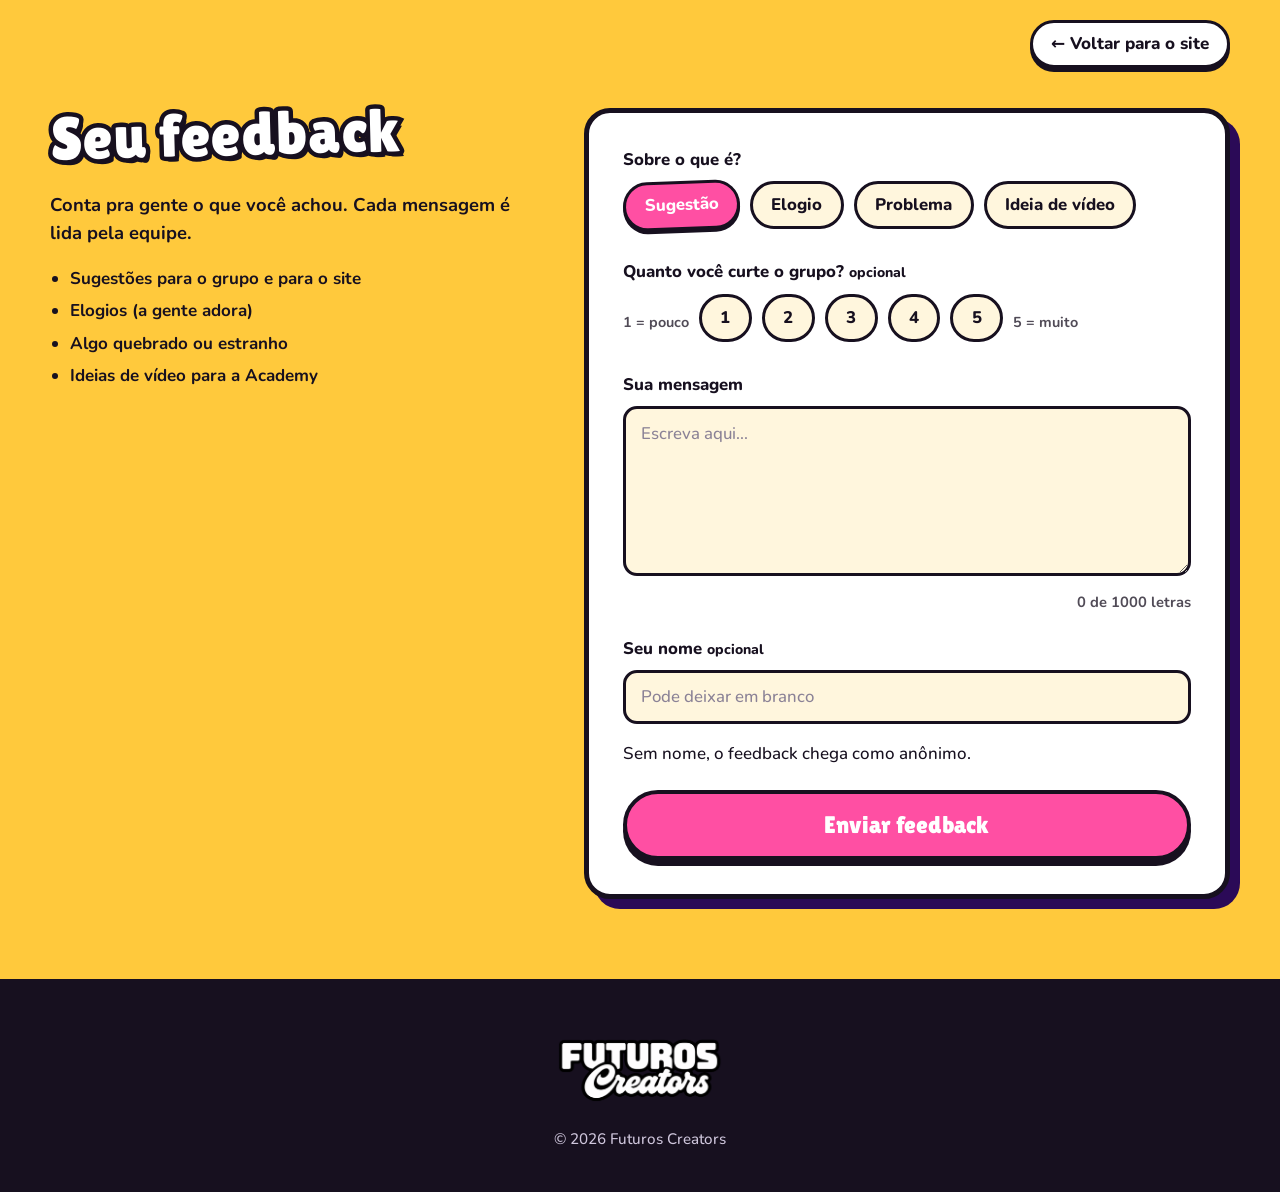
<file: feedback.html>
<!doctype html>
<html lang="pt-BR">
<head>
<meta charset="utf-8">
<meta name="viewport" content="width=device-width, initial-scale=1">
<title>Feedback | Futuros Creators</title>
<meta name="description" content="Mande sua sugestão, elogio ou problema para a equipe dos Futuros Creators.">
<meta name="theme-color" content="#FFC93C">
<link rel="icon" href="favicon.png">
<link rel="preconnect" href="https://fonts.googleapis.com">
<link rel="preconnect" href="https://fonts.gstatic.com" crossorigin>
<link href="https://fonts.googleapis.com/css2?family=Lilita+One&family=Nunito:wght@500;700;800&display=swap" rel="stylesheet">
<style>

:root {
    --sol: #FFC93C;
    --sol-claro: #FFD966;
    --uva: #2B0A57;
    --rosa: #FF4FA3;
    --ceu: #35D6E0;
    --tinta: #17101F;
    --papel: #FFF6DD;
    --raio: 18px;
    --titulo: 'Lilita One', 'Trebuchet MS', sans-serif;
    --texto: 'Nunito', system-ui, sans-serif;
}

*, *::before, *::after { box-sizing: border-box; }
html { scroll-behavior: smooth; scroll-padding-top: 16px; }
body {
    margin: 0;
    font: 500 1.0625rem/1.55 var(--texto);
    color: var(--tinta);
    background: var(--sol);
    -webkit-font-smoothing: antialiased;
}
img { max-width: 100%; height: auto; display: block; }
a { color: inherit; }
[hidden] { display: none !important; }
.sr-only { position: absolute; width: 1px; height: 1px; overflow: hidden; clip: rect(0 0 0 0); white-space: nowrap; }

:focus-visible { outline: 4px solid var(--ceu); outline-offset: 3px; }

/* ---------- Título no estilo da logo: branco, contorno preto grosso ---------- */
.adesivo {
    margin: 0 0 .35em;
    font: 400 clamp(2.3rem, 6vw, 3.8rem)/1.02 var(--titulo);
    color: #fff;
    -webkit-text-stroke: 9px var(--tinta);
    paint-order: stroke fill;
    text-shadow: 4px 5px 0 var(--tinta);
    letter-spacing: .01em;
    transform: rotate(-1.5deg);
    transform-origin: left center;
}

/* ---------- Botões ---------- */
.botao {
    display: inline-block;
    padding: .7em 1.4em;
    font: 400 1.25rem/1 var(--titulo);
    text-decoration: none;
    border: 4px solid var(--tinta);
    border-radius: 999px;
    box-shadow: 0 6px 0 var(--tinta);
    cursor: pointer;
    transition: transform .12s, box-shadow .12s;
}
.botao:hover { transform: translateY(2px); box-shadow: 0 4px 0 var(--tinta); }
.botao:active { transform: translateY(6px); box-shadow: 0 0 0 var(--tinta); }
.botao.rosa { background: var(--rosa); color: #fff; }
.botao.claro { background: #fff; color: var(--tinta); }
.botao.grande { width: 100%; font-size: 1.5rem; padding: .8em 1em; }

.menu { position: relative; display: flex; justify-content: flex-end; flex-wrap: wrap; gap: 10px; max-width: 1180px; margin: 0 auto; }
.menu a {
    padding: .45em 1.05em; font-weight: 800; text-decoration: none;
    background: #fff; border: 3px solid var(--tinta); border-radius: 999px;
    box-shadow: 0 4px 0 var(--tinta);
}
.menu a:hover { background: var(--papel); }
/* ---------- Seções ---------- */
.secao { padding: 80px 20px; }
.secao.escura { background: var(--uva); color: #fff; }
.secao.papel { background: var(--papel); }
.secao.sol { background: var(--sol); }
.miolo { max-width: 1180px; margin: 0 auto; }
.cabeca { display: flex; justify-content: space-between; align-items: flex-end; gap: 20px; margin-bottom: 36px; }
.intro { max-width: 32em; margin: 0; font-size: 1.15rem; font-weight: 700; }
.logo-secao { width: min(380px, 80vw); margin: -6% 0 -7% -12px; }
.vazio { padding: 40px 24px; border: 4px dashed currentColor; border-radius: var(--raio); font-weight: 800; text-align: center; opacity: .85; }

.botao.pequeno { margin-top: 14px; padding: .55em 1.1em; font-size: 1rem; box-shadow: 0 4px 0 var(--tinta); }
.duas-colunas { display: grid; grid-template-columns: .85fr 1.15fr; gap: 56px; align-items: start; }
.folha {
    padding: 34px; background: #fff;
    border: 5px solid var(--tinta); border-radius: 26px;
    box-shadow: 10px 10px 0 var(--uva);
}
.campo { margin: 0 0 22px; padding: 0; border: 0; min-width: 0; }
.campo label, .campo legend { display: block; margin-bottom: 8px; padding: 0; font-weight: 800; font-size: 1.05rem; }
.campo input[type=text], .campo textarea {
    width: 100%; padding: .75em .9em;
    font: 600 1.05rem/1.4 var(--texto); color: var(--tinta);
    background: var(--papel); border: 3px solid var(--tinta); border-radius: 14px;
}
.campo textarea { resize: vertical; min-height: 130px; }
.campo input::placeholder, .campo textarea::placeholder { color: #8b8296; font-weight: 500; }
.campo input[type=text]:focus, .campo textarea:focus { outline: none; background: #fff; box-shadow: 0 0 0 4px var(--ceu); }

.arroba { display: flex; align-items: stretch; }
.arroba span {
    display: grid; place-items: center; padding: 0 .9em;
    font: 400 1.4rem var(--titulo); background: var(--sol);
    border: 3px solid var(--tinta); border-right: 0; border-radius: 14px 0 0 14px;
}
.arroba input { border-radius: 0 14px 14px 0 !important; }

.chips { display: flex; flex-wrap: wrap; gap: 10px; }
.chip input { position: absolute; opacity: 0; pointer-events: none; }
.chip span {
    display: inline-block; padding: .5em 1.1em; margin: 0;
    font-weight: 800; background: var(--papel);
    border: 3px solid var(--tinta); border-radius: 999px; cursor: pointer;
    transition: background .12s, transform .12s;
}
.chip input:checked + span { background: var(--rosa); color: #fff; transform: rotate(-2deg); box-shadow: 0 3px 0 var(--tinta); }
.chip input:focus-visible + span { outline: 4px solid var(--ceu); outline-offset: 3px; }

.campo.ciente .marca { display: flex; gap: 12px; align-items: flex-start; font-weight: 600; font-size: .98rem; cursor: pointer; }
.marca input { width: 24px; height: 24px; flex: none; margin: 2px 0 0; accent-color: var(--rosa); }

.erro { min-height: 0; margin: 6px 0 0; font-weight: 800; font-size: .95rem; color: #C4125F; }
.erro:empty { display: none; }
.campo.com-erro input[type=text], .campo.com-erro textarea { border-color: #C4125F; }
.erro.geral { margin-top: 14px; text-align: center; }
.isca { position: absolute; left: -9999px; width: 1px; height: 1px; overflow: hidden; }

.enviado { text-align: center; padding: 28px 8px; }
.enviado h3 { margin: 0 0 10px; font: 400 2.4rem/1.1 var(--titulo); }
.enviado p { margin: 0 auto; max-width: 24em; font-weight: 700; }

/* ---------- Rodapé ---------- */
.rodape { padding: 40px 20px; text-align: center; background: var(--tinta); color: #cfc6dc; }
.rodape img { width: 170px; margin: 0 auto 6px; }
.rodape p { margin: 0; font-size: .95rem; }


/* ---------- Página de feedback ---------- */
.fb-topo { padding: 20px 20px 0; background: var(--sol); }
.fb-topo .menu { margin-bottom: 0; }
.secao.fb { padding-top: 40px; min-height: 80vh; }
.fb-texto .intro { margin-bottom: 14px; }
.fb-texto ul { margin: 18px 0 0; padding-left: 1.2em; font-weight: 700; }
.fb-texto li { margin-bottom: 6px; }
.campo textarea { min-height: 170px; }
.contagem { margin: 6px 0 0; font-size: .92rem; font-weight: 700; opacity: .75; text-align: right; }
.notas { display: flex; flex-wrap: wrap; gap: 10px; align-items: center; }
.notas .ponta { font-size: .9rem; font-weight: 700; opacity: .75; }
.botoes-ok { display: flex; flex-wrap: wrap; gap: 14px; justify-content: center; margin-top: 22px; }
@media (max-width: 860px) {
    .menu { justify-content: center; }
    .secao { padding: 56px 18px; }
    .secao.fb { padding-top: 32px; }
    .duas-colunas { grid-template-columns: 1fr; gap: 36px; }
    .folha { padding: 22px; box-shadow: 7px 7px 0 var(--uva); }
    .adesivo { -webkit-text-stroke-width: 7px; }
}
</style>
</head>
<body>

<header class="fb-topo">
    <nav class="menu" aria-label="Principal">
        <a href="index.html">&larr; Voltar para o site</a>
    </nav>
</header>

<main class="secao sol fb">
    <div class="miolo duas-colunas">
        <div class="fb-texto">
            <h1 class="adesivo">Seu feedback</h1>
            <p class="intro">Conta pra gente o que você achou. Cada mensagem é lida pela equipe.</p>
            <ul>
                <li>Sugestões para o grupo e para o site</li>
                <li>Elogios (a gente adora)</li>
                <li>Algo quebrado ou estranho</li>
                <li>Ideias de vídeo para a Academy</li>
            </ul>
        </div>
        <div class="folha">
            <form id="form-feedback" novalidate>
                <fieldset class="campo">
                    <legend>Sobre o que é?</legend>
                    <div class="chips">
                        <label class="chip"><input type="radio" name="tipo" value="sugestao" checked><span>Sugestão</span></label>
                        <label class="chip"><input type="radio" name="tipo" value="elogio"><span>Elogio</span></label>
                        <label class="chip"><input type="radio" name="tipo" value="problema"><span>Problema</span></label>
                        <label class="chip"><input type="radio" name="tipo" value="ideia"><span>Ideia de vídeo</span></label>
                    </div>
                </fieldset>
                <fieldset class="campo">
                    <legend>Quanto você curte o grupo? <small>opcional</small></legend>
                    <div class="notas chips">
                        <span class="ponta">1 = pouco</span>
                        <label class="chip"><input type="radio" name="nota" value="1"><span>1</span></label>
                        <label class="chip"><input type="radio" name="nota" value="2"><span>2</span></label>
                        <label class="chip"><input type="radio" name="nota" value="3"><span>3</span></label>
                        <label class="chip"><input type="radio" name="nota" value="4"><span>4</span></label>
                        <label class="chip"><input type="radio" name="nota" value="5"><span>5</span></label>
                        <span class="ponta">5 = muito</span>
                    </div>
                </fieldset>
                <div class="campo">
                    <label for="mensagem">Sua mensagem</label>
                    <textarea id="mensagem" name="mensagem" maxlength="1000" placeholder="Escreva aqui..."></textarea>
                    <p class="contagem" id="contagem">0 de 1000 letras</p>
                    <p class="erro" data-erro="mensagem" role="alert"></p>
                </div>
                <div class="campo">
                    <label for="nome">Seu nome <small>opcional</small></label>
                    <input id="nome" name="nome" type="text" maxlength="40" autocomplete="off" placeholder="Pode deixar em branco">
                    <p class="dica">Sem nome, o feedback chega como anônimo.</p>
                </div>
                <div class="isca" aria-hidden="true"><label>Não preencha <input type="text" id="isca" name="site" tabindex="-1" autocomplete="off"></label></div>
                <button type="submit" id="fb-enviar" class="botao rosa grande">Enviar feedback</button>
                <p class="erro geral" id="fb-erro" role="alert"></p>
            </form>
            <div class="enviado" id="fb-ok" hidden>
                <h3>Obrigado!</h3>
                <p>Seu feedback chegou para a equipe.</p>
                <div class="botoes-ok">
                    <button type="button" class="botao claro" id="fb-outro">Enviar outro</button>
                    <a class="botao rosa" href="index.html">Voltar ao site</a>
                </div>
            </div>
        </div>
    </div>
</main>

<footer class="rodape">
    <img src="logo-creators.png" alt="Futuros Creators" width="1000" height="607">
    <p>&copy; 2026 Futuros Creators</p>
</footer>

<script src="config.js"></script>
<script>
/* Conversa com o banco de dados (Supabase) chamando as funções do banco.sql */
(function (w) {
    'use strict';
    var cfg = w.FUTUROS_CONFIG || {};

    function configurado() {
        return /^https?:\/\//.test(cfg.url || '') && !/COLOQUE/.test((cfg.url || '') + (cfg.chave || '')) && !!cfg.chave;
    }

    function rpc(nome, args) {
        if (!configurado()) return Promise.reject(new Error('O site ainda não foi ligado ao banco de dados. Preencha o config.js.'));
        var h = { 'Content-Type': 'application/json', 'apikey': cfg.chave };
        if (/^eyJ/.test(cfg.chave)) h['Authorization'] = 'Bearer ' + cfg.chave; // chave antiga (JWT)
        var ctrl = (typeof AbortController !== 'undefined') ? new AbortController() : null;
        var t = setTimeout(function () { if (ctrl) ctrl.abort(); }, 20000);
        var opcoes = { method: 'POST', headers: h, body: JSON.stringify(args || {}) };
        if (ctrl) opcoes.signal = ctrl.signal;

        return fetch(cfg.url.replace(/\/$/, '') + '/rest/v1/rpc/' + nome, opcoes).then(function (r) {
            clearTimeout(t);
            return r.json().catch(function () { return null; }).then(function (j) {
                if (!r.ok) {
                    var msg = (j && j.message) || '';
                    var cod = (j && j.code) || '';
                    if (r.status === 404 || cod === 'PGRST202' || /Could not find the function/i.test(msg)) {
                        msg = 'O banco ainda não foi preparado. Rode o banco.sql no Supabase (SQL Editor).';
                    } else if (r.status === 401 || /api key/i.test(msg)) {
                        msg = 'A chave do Supabase no config.js está errada.';
                    } else if (!msg) {
                        msg = 'Erro ' + r.status + '. Tente de novo.';
                    }
                    var e = new Error(msg);
                    e.codigo = cod; e.status = r.status; throw e;
                }
                return j;
            });
        }, function (err) {
            clearTimeout(t);
            if (err && err.name === 'AbortError') {
                throw new Error('O banco demorou demais para responder. Se o projeto do Supabase é novo, espere 2 minutos e tente de novo.');
            }
            throw new Error('Não consegui falar com o banco. Confira a internet e o endereço (Project URL) no config.js.');
        });
    }

    w.FC = { rpc: rpc, configurado: configurado };
})(window);

</script>
<script>
(function () {
    'use strict';
    var $ = function (s) { return document.querySelector(s); };
    var form = $('#form-feedback'), msg = $('#mensagem'), btn = $('#fb-enviar');

    function guardar(k, v) { try { localStorage.setItem(k, v); } catch (e) {} }
    function ler(k) { try { return localStorage.getItem(k); } catch (e) { return null; } }

    function contar() { $('#contagem').textContent = msg.value.length + ' de 1000 letras'; }
    msg.addEventListener('input', function () { contar(); erroCampo(''); });

    function erroCampo(t) {
        var e = document.querySelector('[data-erro="mensagem"]'); e.textContent = t;
        msg.closest('.campo').classList.toggle('com-erro', !!t);
    }

    form.addEventListener('submit', function (ev) {
        ev.preventDefault();
        $('#fb-erro').textContent = ''; erroCampo('');
        if ($('#isca').value) return; // robô preencheu o campo escondido
        var texto = msg.value.trim();
        if (texto.length < 10) { erroCampo('Escreva pelo menos 10 letras.'); msg.focus(); return; }
        var ultimo = Number(ler('fc_fb_ultimo')) || 0;
        if (Date.now() - ultimo < 60000) { $('#fb-erro').textContent = 'Espere um minutinho antes de mandar outro.'; return; }

        var tipo = form.querySelector('input[name="tipo"]:checked').value;
        var nota = form.querySelector('input[name="nota"]:checked');
        btn.disabled = true; var rot = btn.textContent; btn.textContent = 'Enviando...';
        FC.rpc('publico_feedback_enviar', {
            p_nome: $('#nome').value.trim() || null, p_tipo: tipo, p_mensagem: texto, p_nota: nota ? Number(nota.value) : null
        }).then(function () {
            guardar('fc_fb_ultimo', String(Date.now()));
            form.hidden = true; $('#fb-ok').hidden = false; form.reset(); contar();
        }).catch(function (e) {
            $('#fb-erro').textContent = e.message || 'Não consegui enviar agora. Tente de novo.';
        }).then(function () { btn.disabled = false; btn.textContent = rot; });
    });

    $('#fb-outro').addEventListener('click', function () { $('#fb-ok').hidden = true; form.hidden = false; msg.focus(); });
    contar();
})();
</script>
</body>
</html>
</file>
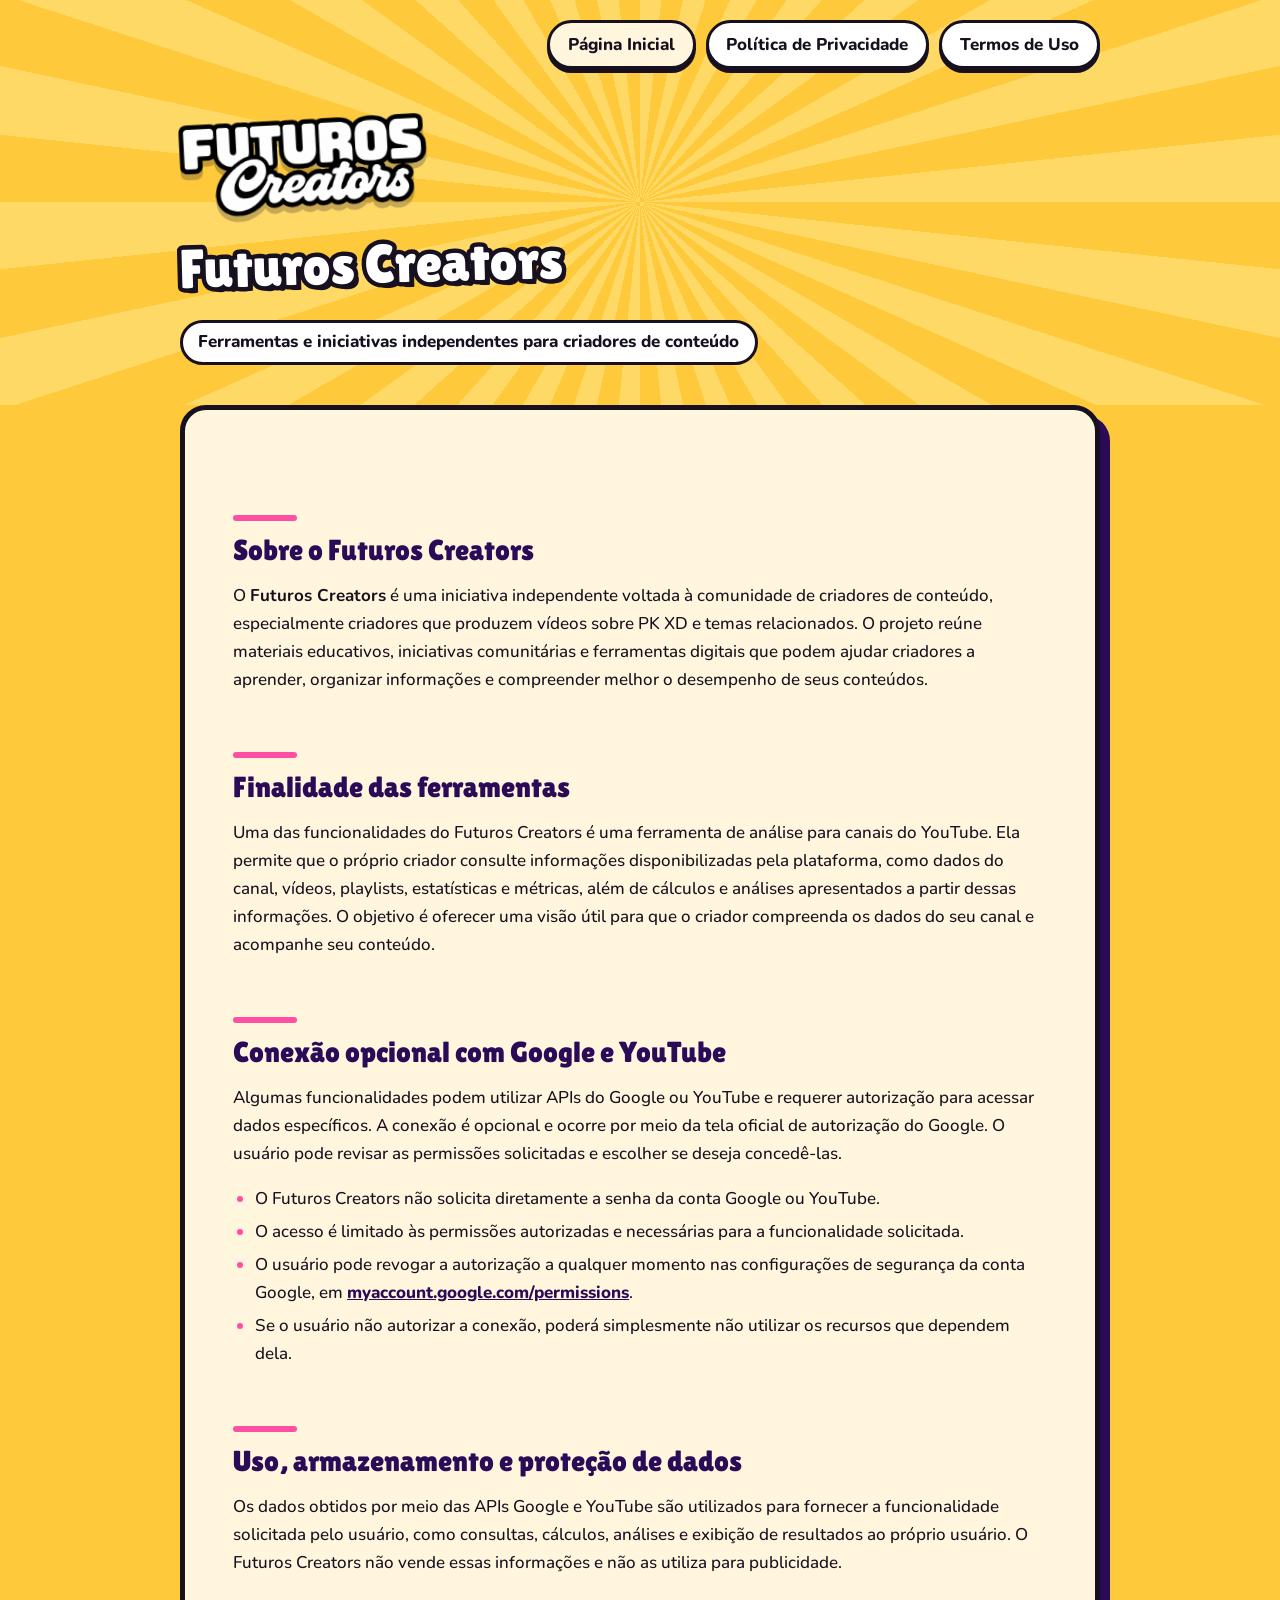
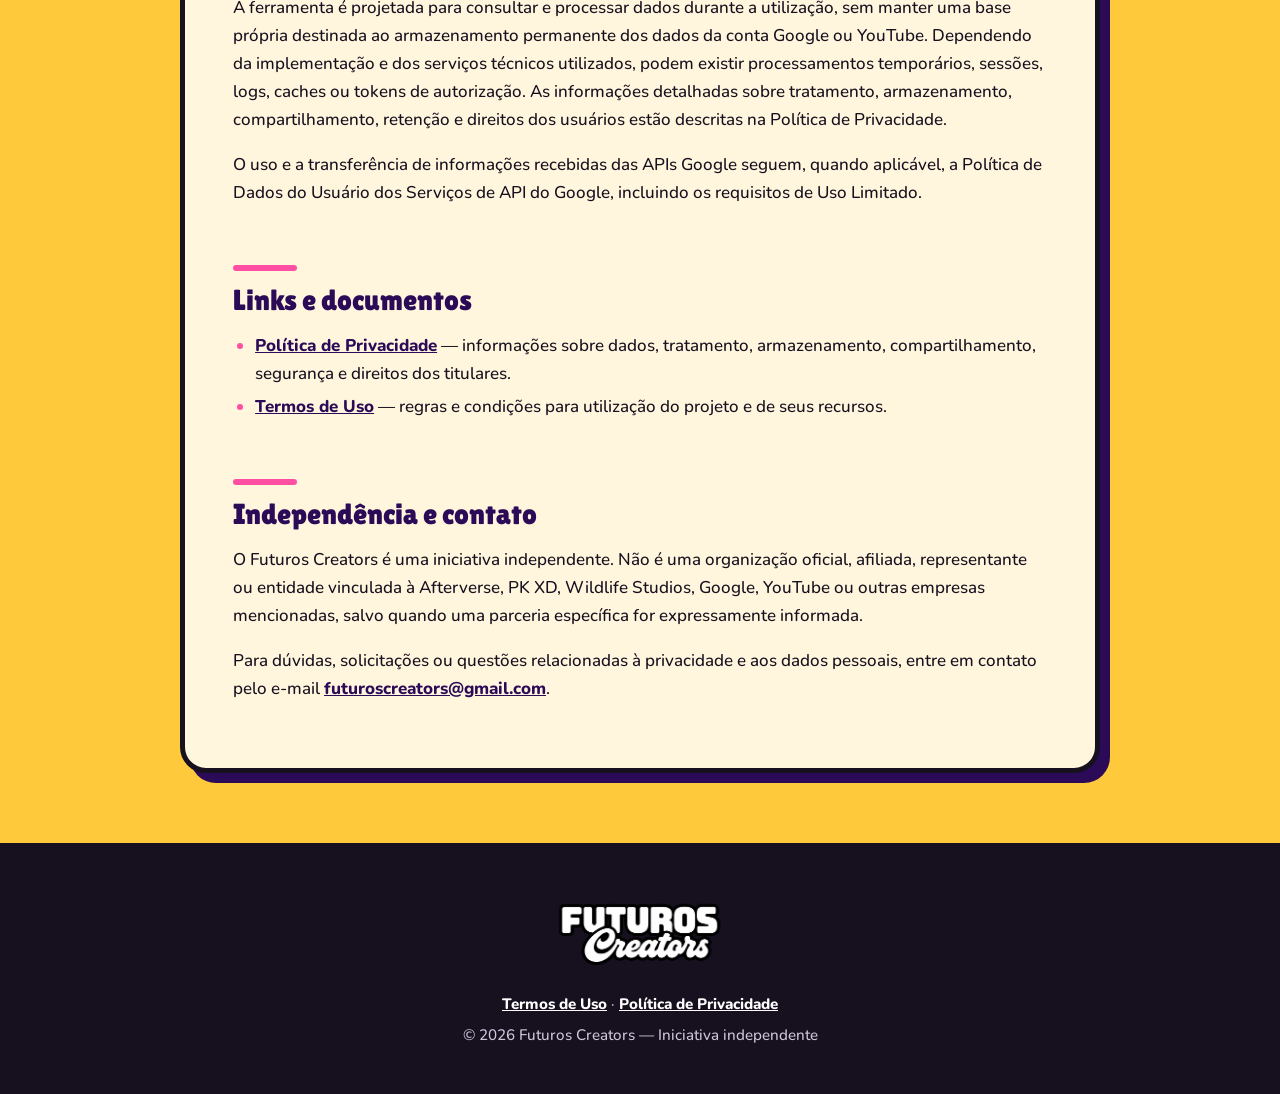
<file: inicial.html>
<!doctype html>
<html lang="pt-BR">
<head>
<meta charset="utf-8">
<meta name="viewport" content="width=device-width, initial-scale=1">
<title>Futuros Creators — Ferramentas independentes para criadores</title>
<meta name="description" content="O Futuros Creators oferece recursos e ferramentas independentes para criadores de conteúdo, incluindo análises do próprio canal do YouTube por conexão opcional e autorizada do Google.">
<meta name="theme-color" content="#FFC93C">
<link rel="canonical" href="https://futuroscreators.site/">
<link rel="icon" href="/favicon.png">
<link rel="preconnect" href="https://fonts.googleapis.com">
<link rel="preconnect" href="https://fonts.gstatic.com" crossorigin>
<link href="https://fonts.googleapis.com/css2?family=Lilita+One&family=Nunito:wght@500;700;800&display=swap" rel="stylesheet">
<style>
:root{--sol:#FFC93C;--sol-claro:#FFD966;--uva:#2B0A57;--rosa:#FF4FA3;--ceu:#35D6E0;--tinta:#17101F;--papel:#FFF6DD;--titulo:'Lilita One','Trebuchet MS',sans-serif;--texto:'Nunito',system-ui,sans-serif}
*,*::before,*::after{box-sizing:border-box}
html{scroll-behavior:smooth;scroll-padding-top:16px}
body{margin:0;font:500 1.0625rem/1.65 var(--texto);color:var(--tinta);background:var(--sol);-webkit-font-smoothing:antialiased}
img{max-width:100%;height:auto;display:block}
a{color:var(--uva);font-weight:800;overflow-wrap:anywhere}
:focus-visible{outline:4px solid var(--ceu);outline-offset:3px}
.topo{position:relative;overflow:hidden;padding:20px 20px 40px}
.raios{position:absolute;left:50%;top:50%;width:260vmax;height:260vmax;margin:-130vmax 0 0 -130vmax;background:repeating-conic-gradient(var(--sol-claro) 0 6deg,var(--sol) 6deg 12deg);animation:girar 160s linear infinite;pointer-events:none}
@keyframes girar{to{transform:rotate(360deg)}}
.menu{position:relative;display:flex;justify-content:flex-end;flex-wrap:wrap;gap:10px;max-width:920px;margin:0 auto}
.menu a{padding:.45em 1.05em;font-weight:800;text-decoration:none;color:var(--tinta);background:#fff;border:3px solid var(--tinta);border-radius:999px;box-shadow:0 4px 0 var(--tinta)}
.menu a:hover,.menu a[aria-current]{background:var(--papel)}
.menu .cta{background:var(--uva);color:#fff}
.cab{position:relative;max-width:920px;margin:18px auto 0}
.cab img{width:min(260px,60vw);transform:rotate(-3deg);margin:0 0 -4px -6px;filter:drop-shadow(0 6px 0 rgba(23,16,31,.25))}
h1{margin:0;font:400 clamp(2.1rem,6vw,3.4rem)/1.05 var(--titulo);color:#fff;-webkit-text-stroke:9px var(--tinta);paint-order:stroke fill;text-shadow:4px 5px 0 var(--tinta);transform:rotate(-1.5deg);transform-origin:left center}
.data{display:inline-block;margin:22px 0 0;padding:.3em .9em;font-weight:800;background:#fff;border:3px solid var(--tinta);border-radius:999px}
main{padding:0 20px 70px}
.folha{max-width:920px;margin:0 auto;padding:clamp(22px,4vw,48px);background:var(--papel);border:5px solid var(--tinta);border-radius:26px;box-shadow:10px 10px 0 var(--uva)}
.indice{margin:0 0 34px;padding:18px 22px;background:#fff;border:3px solid var(--tinta);border-radius:18px}
.indice summary{cursor:pointer;font:400 1.35rem var(--titulo)}
.indice ol{margin:12px 0 0;padding:0;list-style:none;columns:2 280px;column-gap:28px;font-size:.95rem}
.indice li{margin:0 0 5px;break-inside:avoid}
.indice a{font-weight:700;text-decoration:none}.indice a:hover{text-decoration:underline}
h2{margin:2em 0 .5em;font:400 clamp(1.4rem,3.4vw,1.8rem)/1.2 var(--titulo);color:var(--uva)}
h2::before{content:"";display:block;width:64px;height:6px;margin-bottom:12px;background:var(--rosa);border-radius:6px}
h3{margin:1.6em 0 .4em;font-weight:800;font-size:1.1rem}
p{margin:0 0 1em}ul{margin:0 0 1.1em;padding-left:1.3em}li{margin:.3em 0}li::marker{color:var(--rosa)}
.volta{display:inline-block;margin-top:34px;padding:.7em 1.4em;font:400 1.2rem/1 var(--titulo);color:#fff;text-decoration:none;background:var(--rosa);border:4px solid var(--tinta);border-radius:999px;box-shadow:0 6px 0 var(--tinta)}
.volta:hover{transform:translateY(2px);box-shadow:0 4px 0 var(--tinta)}
.rodape{padding:40px 20px;text-align:center;background:var(--tinta);color:#cfc6dc}
.rodape img{width:170px;margin:0 auto 6px}.rodape p{margin:0 0 6px;font-size:.95rem}
.rodape a{color:#fff}
@media(prefers-reduced-motion:reduce){.raios{animation:none}}
@media print{.raios,.menu,.indice,.volta{display:none}body{background:#fff}.folha{box-shadow:none}}
</style>
</head>
<body>
<header class="topo">
<div class="raios" aria-hidden="true"></div>
<nav class="menu" aria-label="Links importantes — navegação pública">
<a href="/" aria-current="page">Página Inicial</a>
<a href="/politica-de-privacidade.html">Política de Privacidade</a>
<a href="/termos-de-uso.html">Termos de Uso</a>
</nav>
<div class="cab">
<a href="/" aria-label="Futuros Creators, página inicial"><img src="/logo-creators.png" alt="Futuros Creators" width="1000" height="607"></a>
<h1>Futuros Creators</h1>
<span class="data">Ferramentas e iniciativas independentes para criadores de conteúdo</span>
</div>
</header>
<main>
<article class="folha">
<h2>Sobre o Futuros Creators</h2>
<p>O <strong>Futuros Creators</strong> é uma iniciativa independente voltada à comunidade de criadores de conteúdo, especialmente criadores que produzem vídeos sobre PK XD e temas relacionados. O projeto reúne materiais educativos, iniciativas comunitárias e ferramentas digitais que podem ajudar criadores a aprender, organizar informações e compreender melhor o desempenho de seus conteúdos.</p>

<h2>Finalidade das ferramentas</h2>
<p>Uma das funcionalidades do Futuros Creators é uma ferramenta de análise para canais do YouTube. Ela permite que o próprio criador consulte informações disponibilizadas pela plataforma, como dados do canal, vídeos, playlists, estatísticas e métricas, além de cálculos e análises apresentados a partir dessas informações. O objetivo é oferecer uma visão útil para que o criador compreenda os dados do seu canal e acompanhe seu conteúdo.</p>

<h2>Conexão opcional com Google e YouTube</h2>
<p>Algumas funcionalidades podem utilizar APIs do Google ou YouTube e requerer autorização para acessar dados específicos. A conexão é opcional e ocorre por meio da tela oficial de autorização do Google. O usuário pode revisar as permissões solicitadas e escolher se deseja concedê-las.</p>
<ul>
<li>O Futuros Creators não solicita diretamente a senha da conta Google ou YouTube.</li>
<li>O acesso é limitado às permissões autorizadas e necessárias para a funcionalidade solicitada.</li>
<li>O usuário pode revogar a autorização a qualquer momento nas configurações de segurança da conta Google, em <a href="https://myaccount.google.com/permissions">myaccount.google.com/permissions</a>.</li>
<li>Se o usuário não autorizar a conexão, poderá simplesmente não utilizar os recursos que dependem dela.</li>
</ul>

<h2>Uso, armazenamento e proteção de dados</h2>
<p>Os dados obtidos por meio das APIs Google e YouTube são utilizados para fornecer a funcionalidade solicitada pelo usuário, como consultas, cálculos, análises e exibição de resultados ao próprio usuário. O Futuros Creators não vende essas informações e não as utiliza para publicidade.</p>
<p>A ferramenta é projetada para consultar e processar dados durante a utilização, sem manter uma base própria destinada ao armazenamento permanente dos dados da conta Google ou YouTube. Dependendo da implementação e dos serviços técnicos utilizados, podem existir processamentos temporários, sessões, logs, caches ou tokens de autorização. As informações detalhadas sobre tratamento, armazenamento, compartilhamento, retenção e direitos dos usuários estão descritas na Política de Privacidade.</p>
<p>O uso e a transferência de informações recebidas das APIs Google seguem, quando aplicável, a Política de Dados do Usuário dos Serviços de API do Google, incluindo os requisitos de Uso Limitado.</p>

<h2>Links e documentos</h2>
<ul>
<li><a href="/politica-de-privacidade.html">Política de Privacidade</a> — informações sobre dados, tratamento, armazenamento, compartilhamento, segurança e direitos dos titulares.</li>
<li><a href="/termos-de-uso.html">Termos de Uso</a> — regras e condições para utilização do projeto e de seus recursos.</li>
</ul>

<h2>Independência e contato</h2>
<p>O Futuros Creators é uma iniciativa independente. Não é uma organização oficial, afiliada, representante ou entidade vinculada à Afterverse, PK XD, Wildlife Studios, Google, YouTube ou outras empresas mencionadas, salvo quando uma parceria específica for expressamente informada.</p>
<p>Para dúvidas, solicitações ou questões relacionadas à privacidade e aos dados pessoais, entre em contato pelo e-mail <strong><a href="mailto:futuroscreators@gmail.com">futuroscreators@gmail.com</a></strong>.</p>
</article>
</main>
<footer class="rodape">
<img src="/logo-creators.png" alt="Futuros Creators" width="1000" height="607">
<p><a href="/termos-de-uso.html">Termos de Uso</a> · <a href="/politica-de-privacidade.html">Política de Privacidade</a></p>
<p>&copy; 2026 Futuros Creators — Iniciativa independente</p>
</footer>
</body>
</html>
</file>
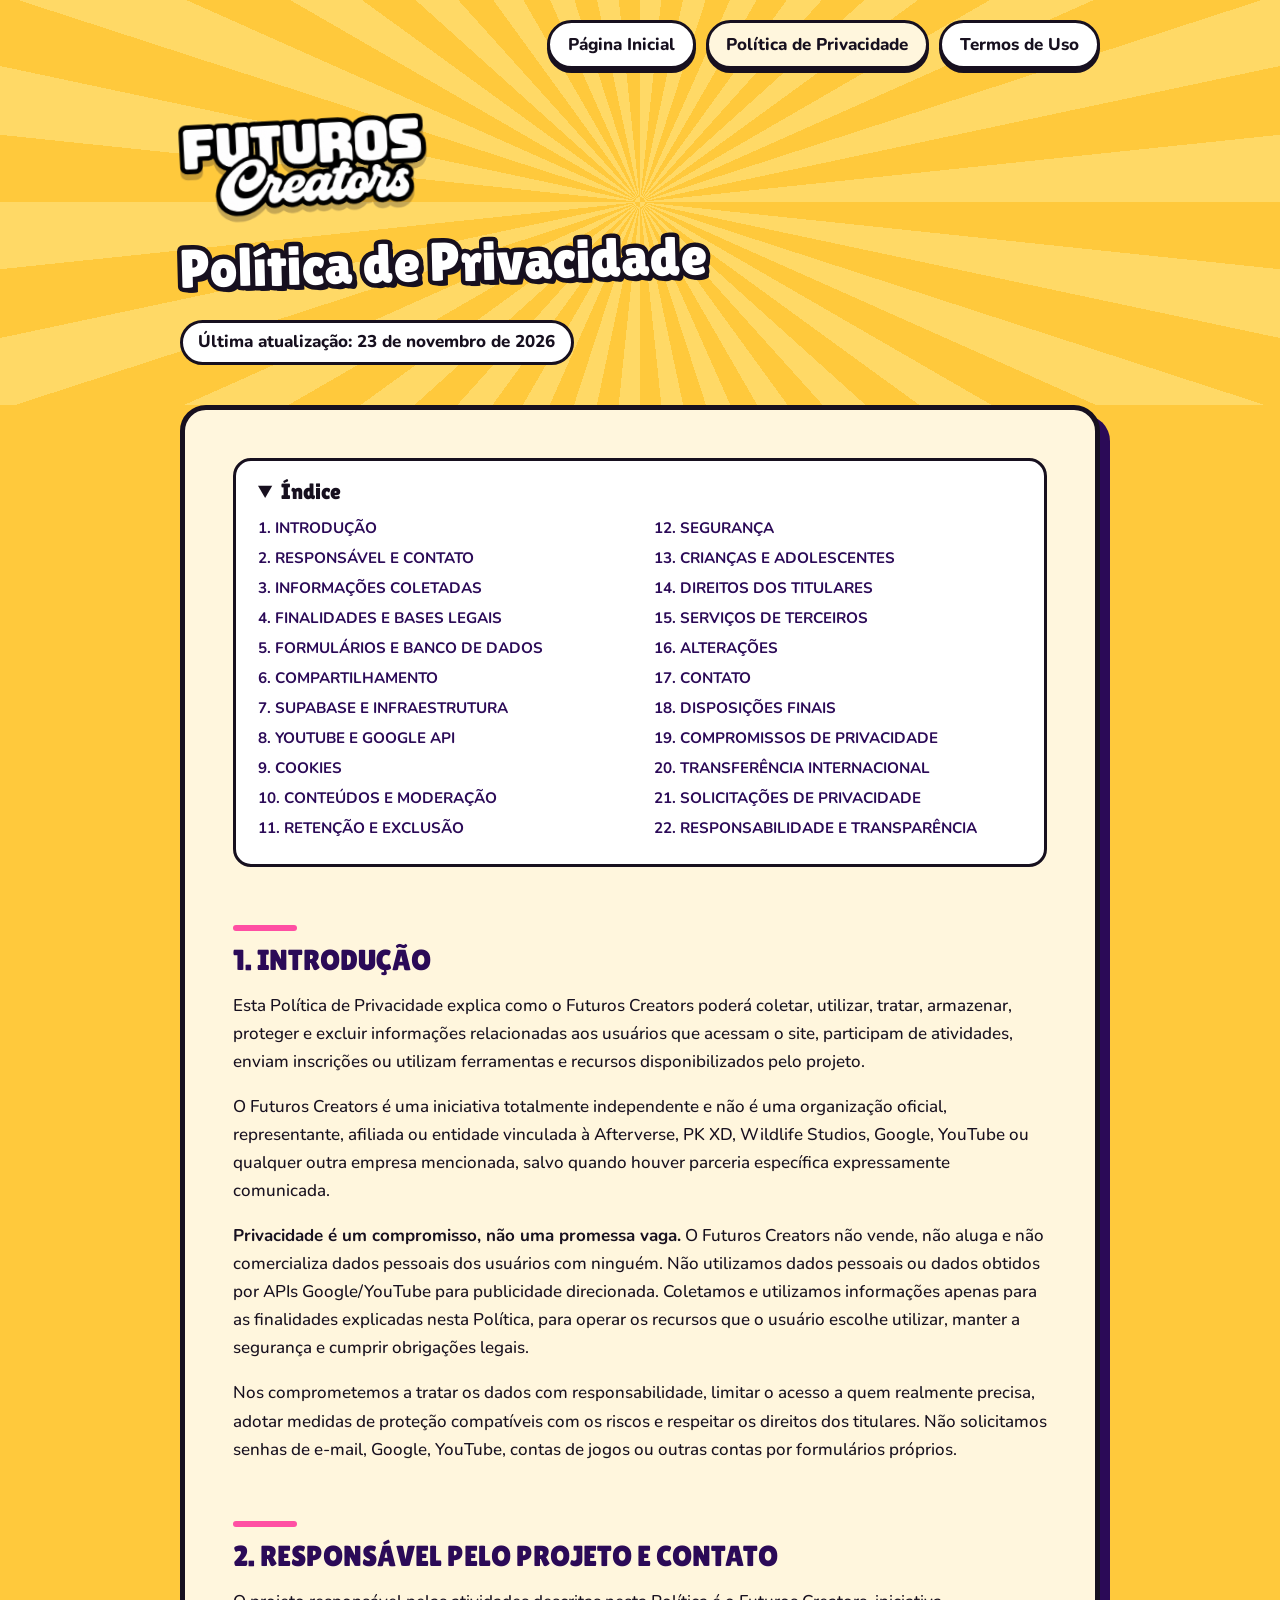
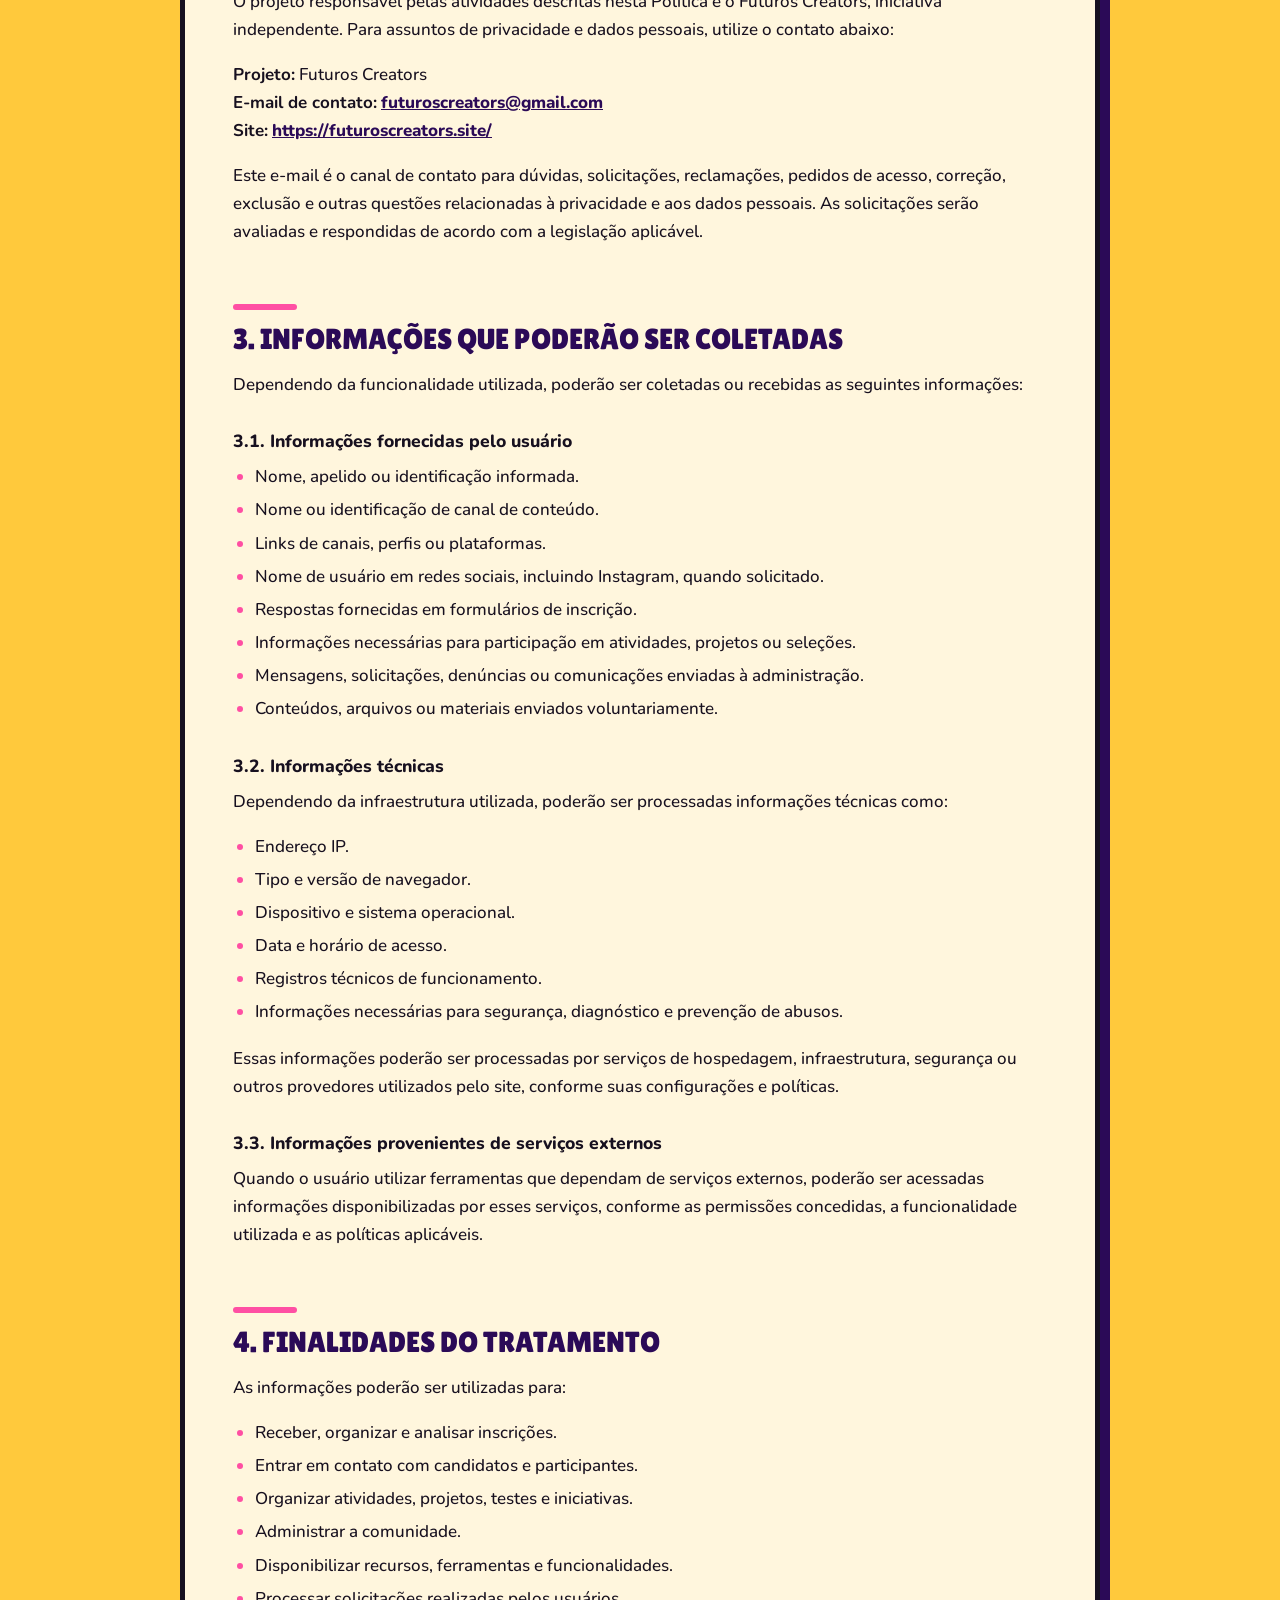
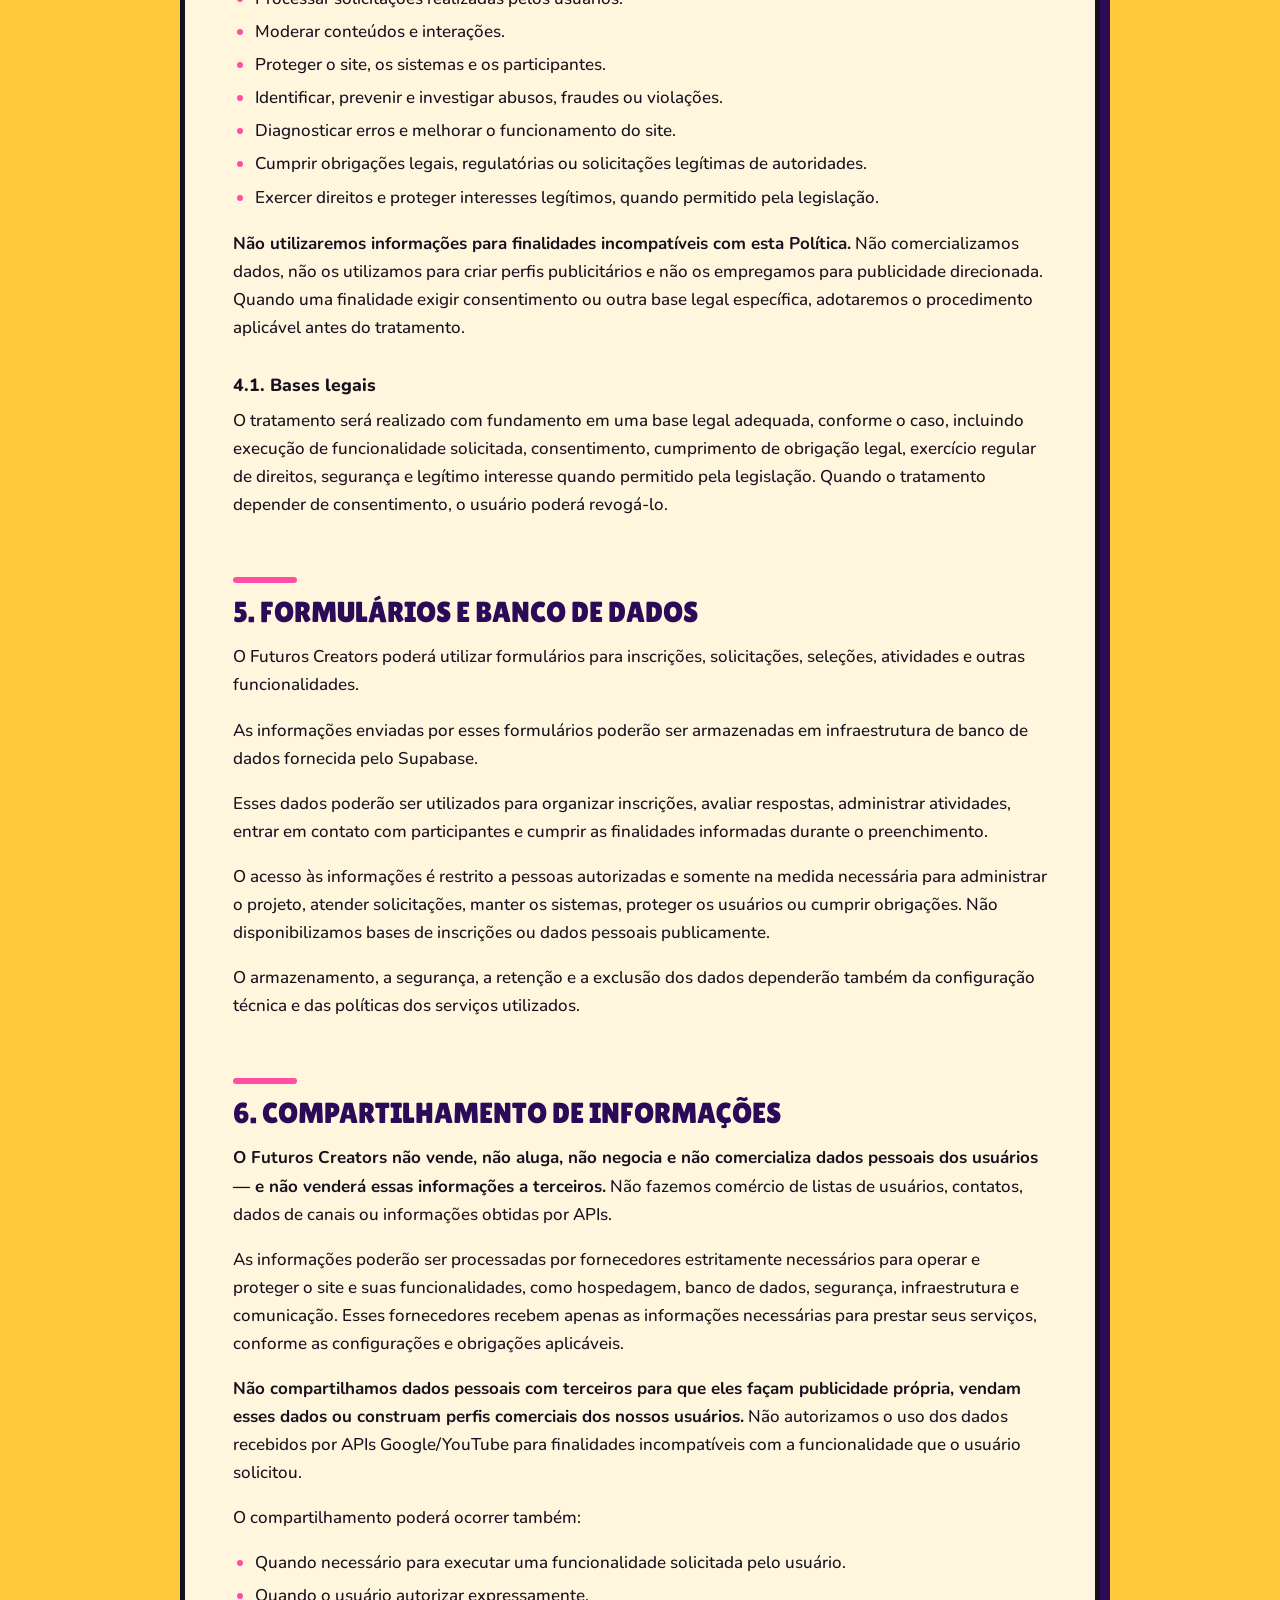
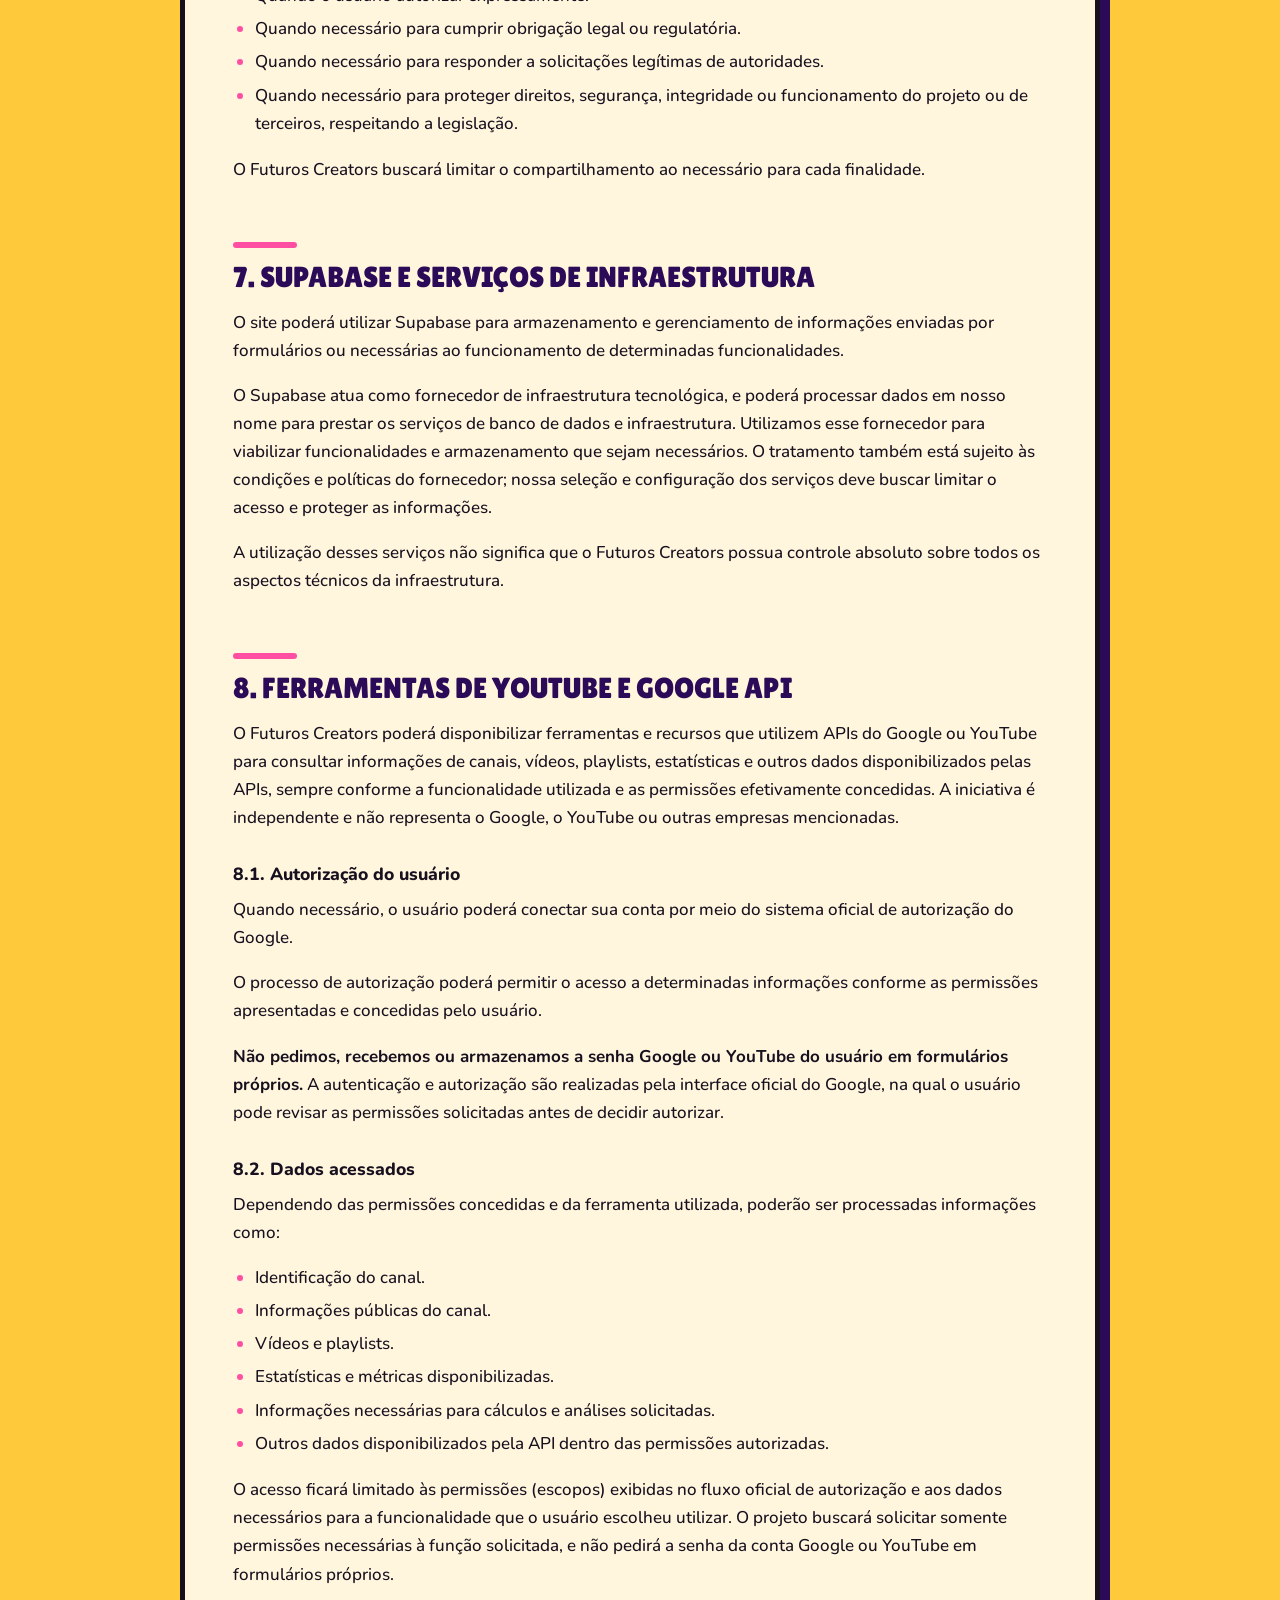
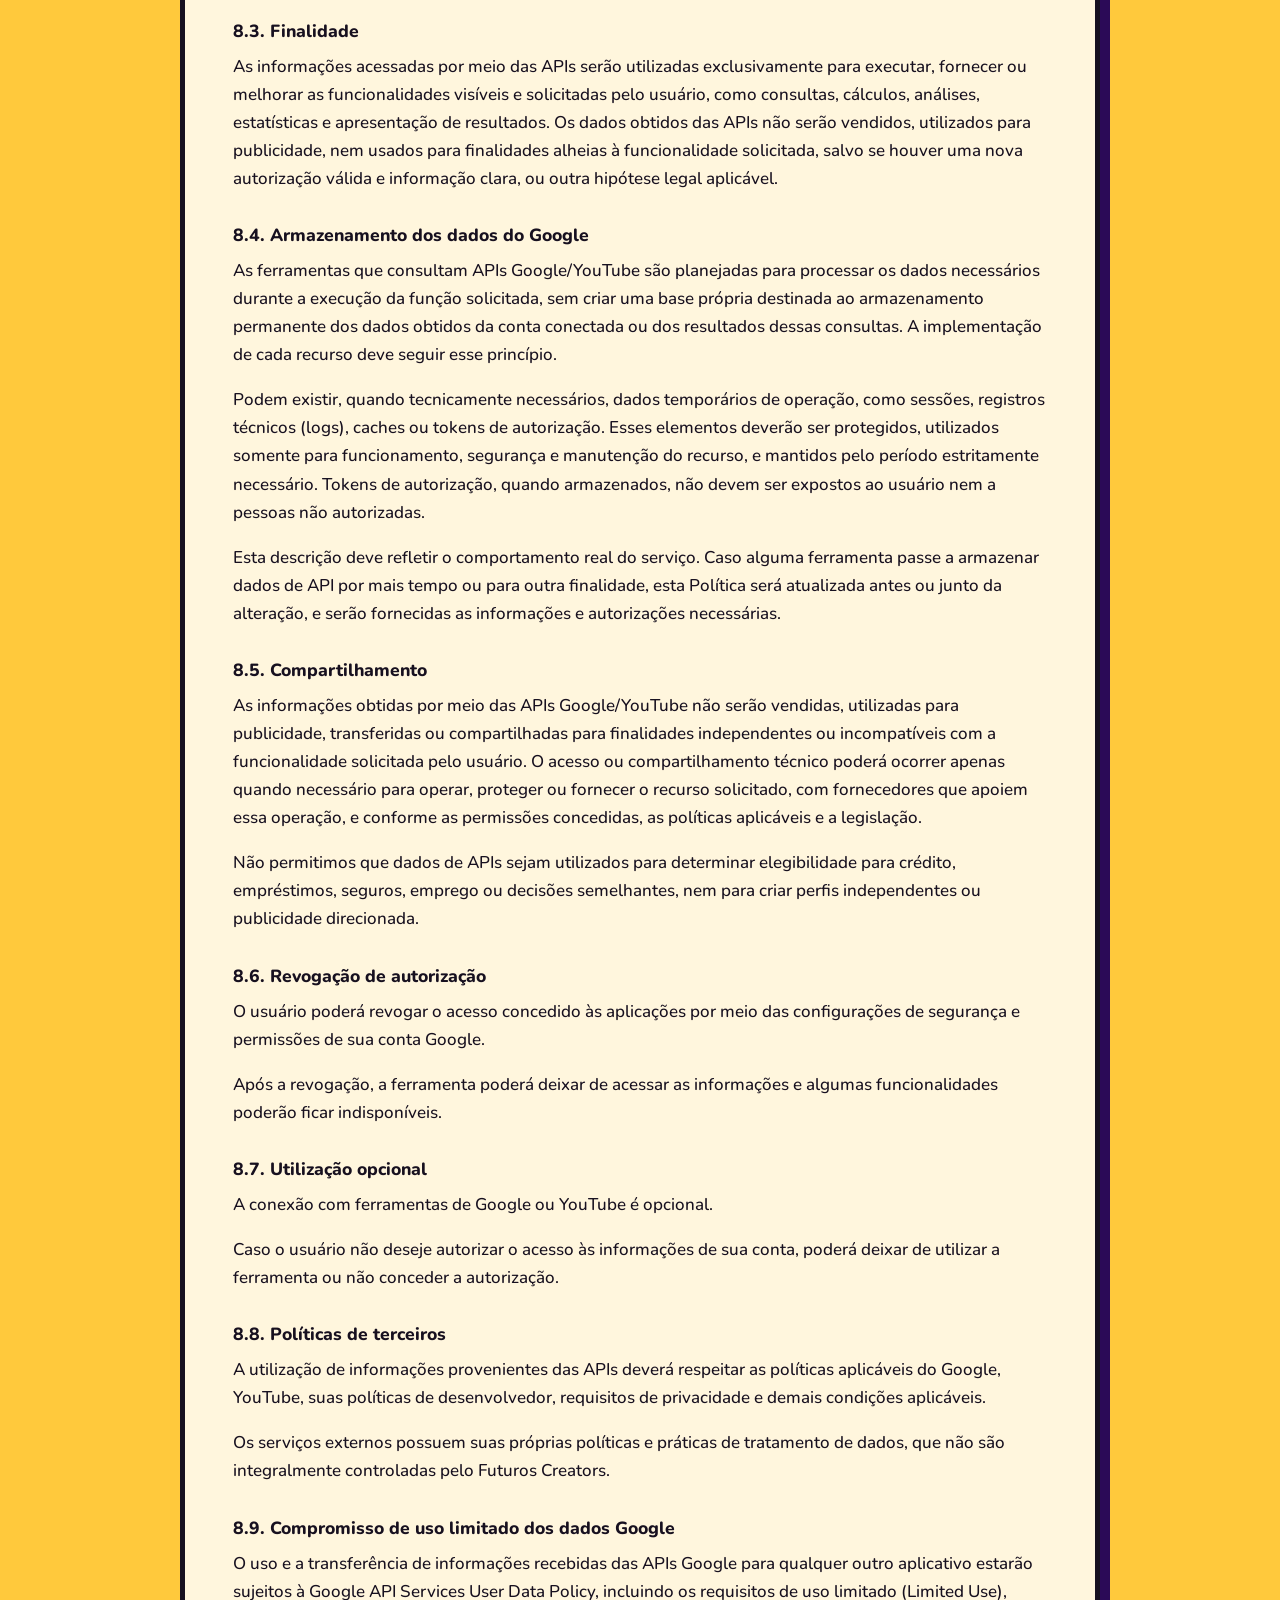
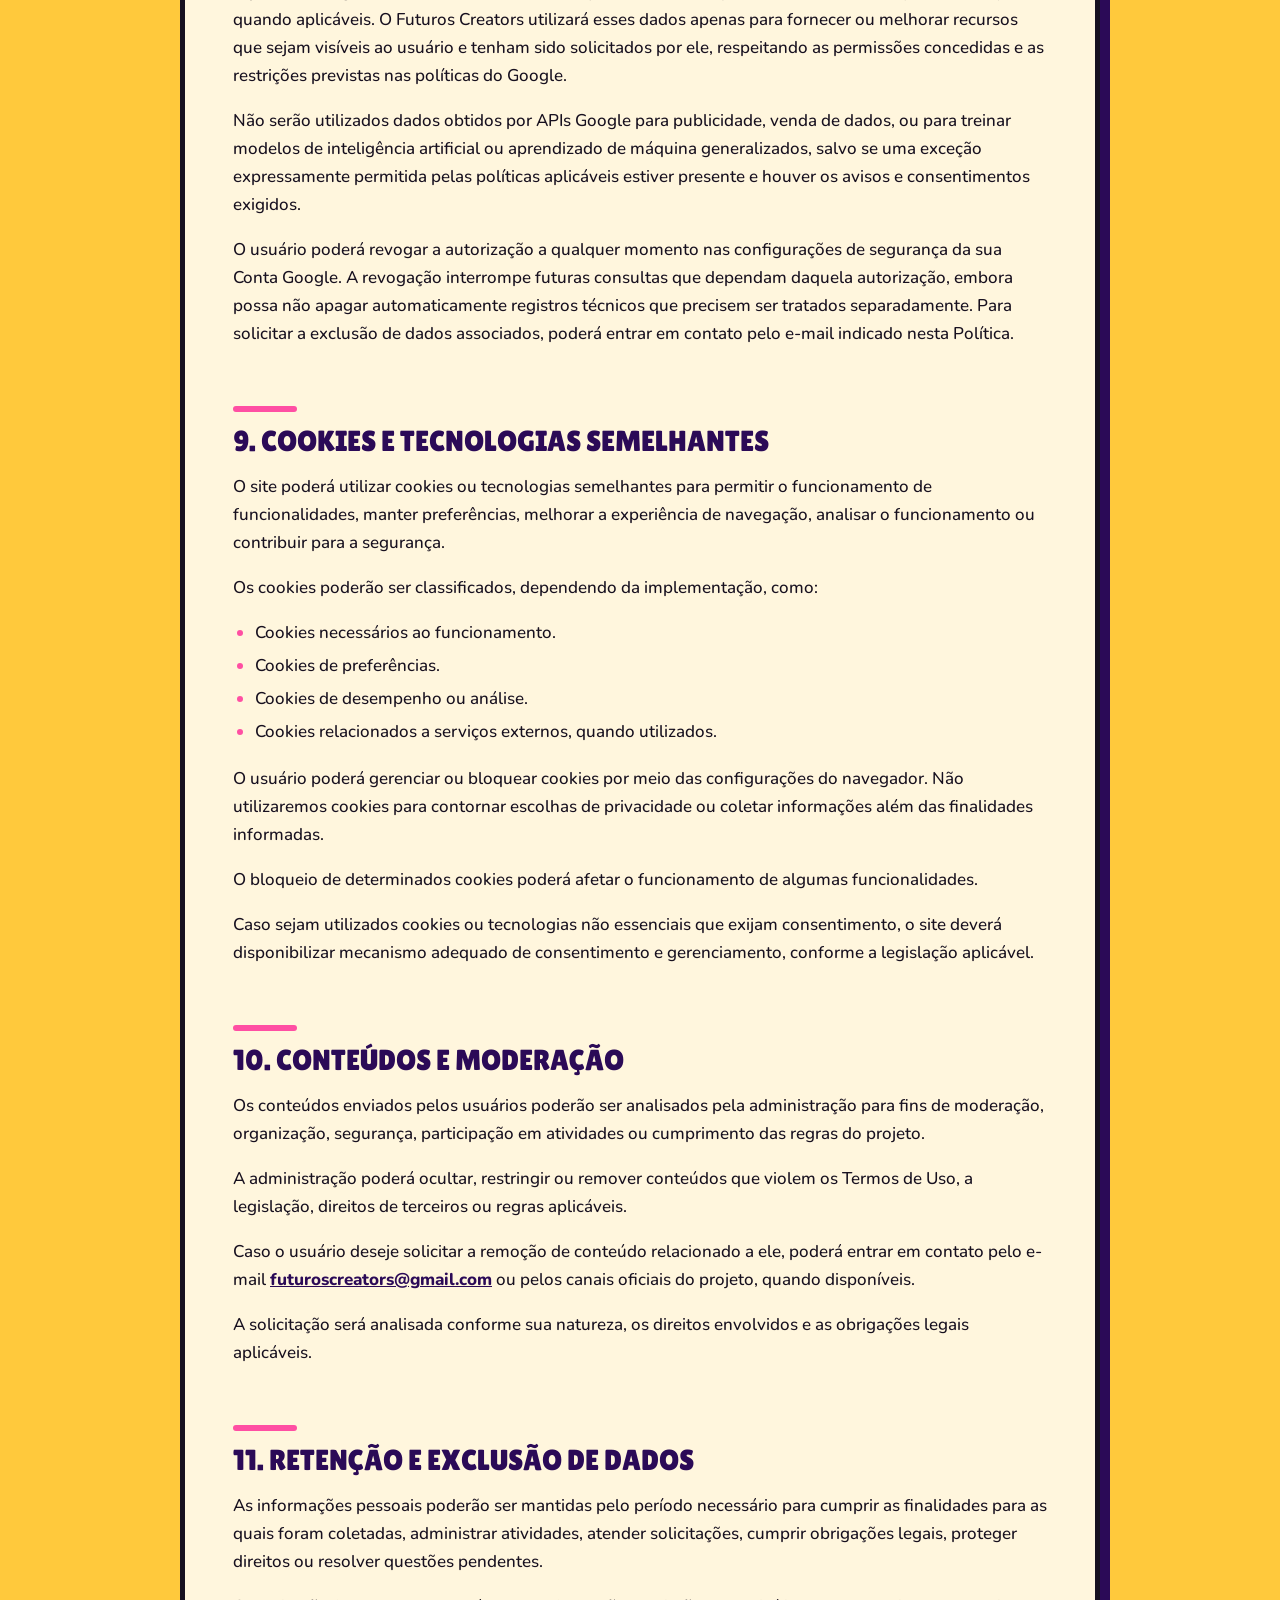
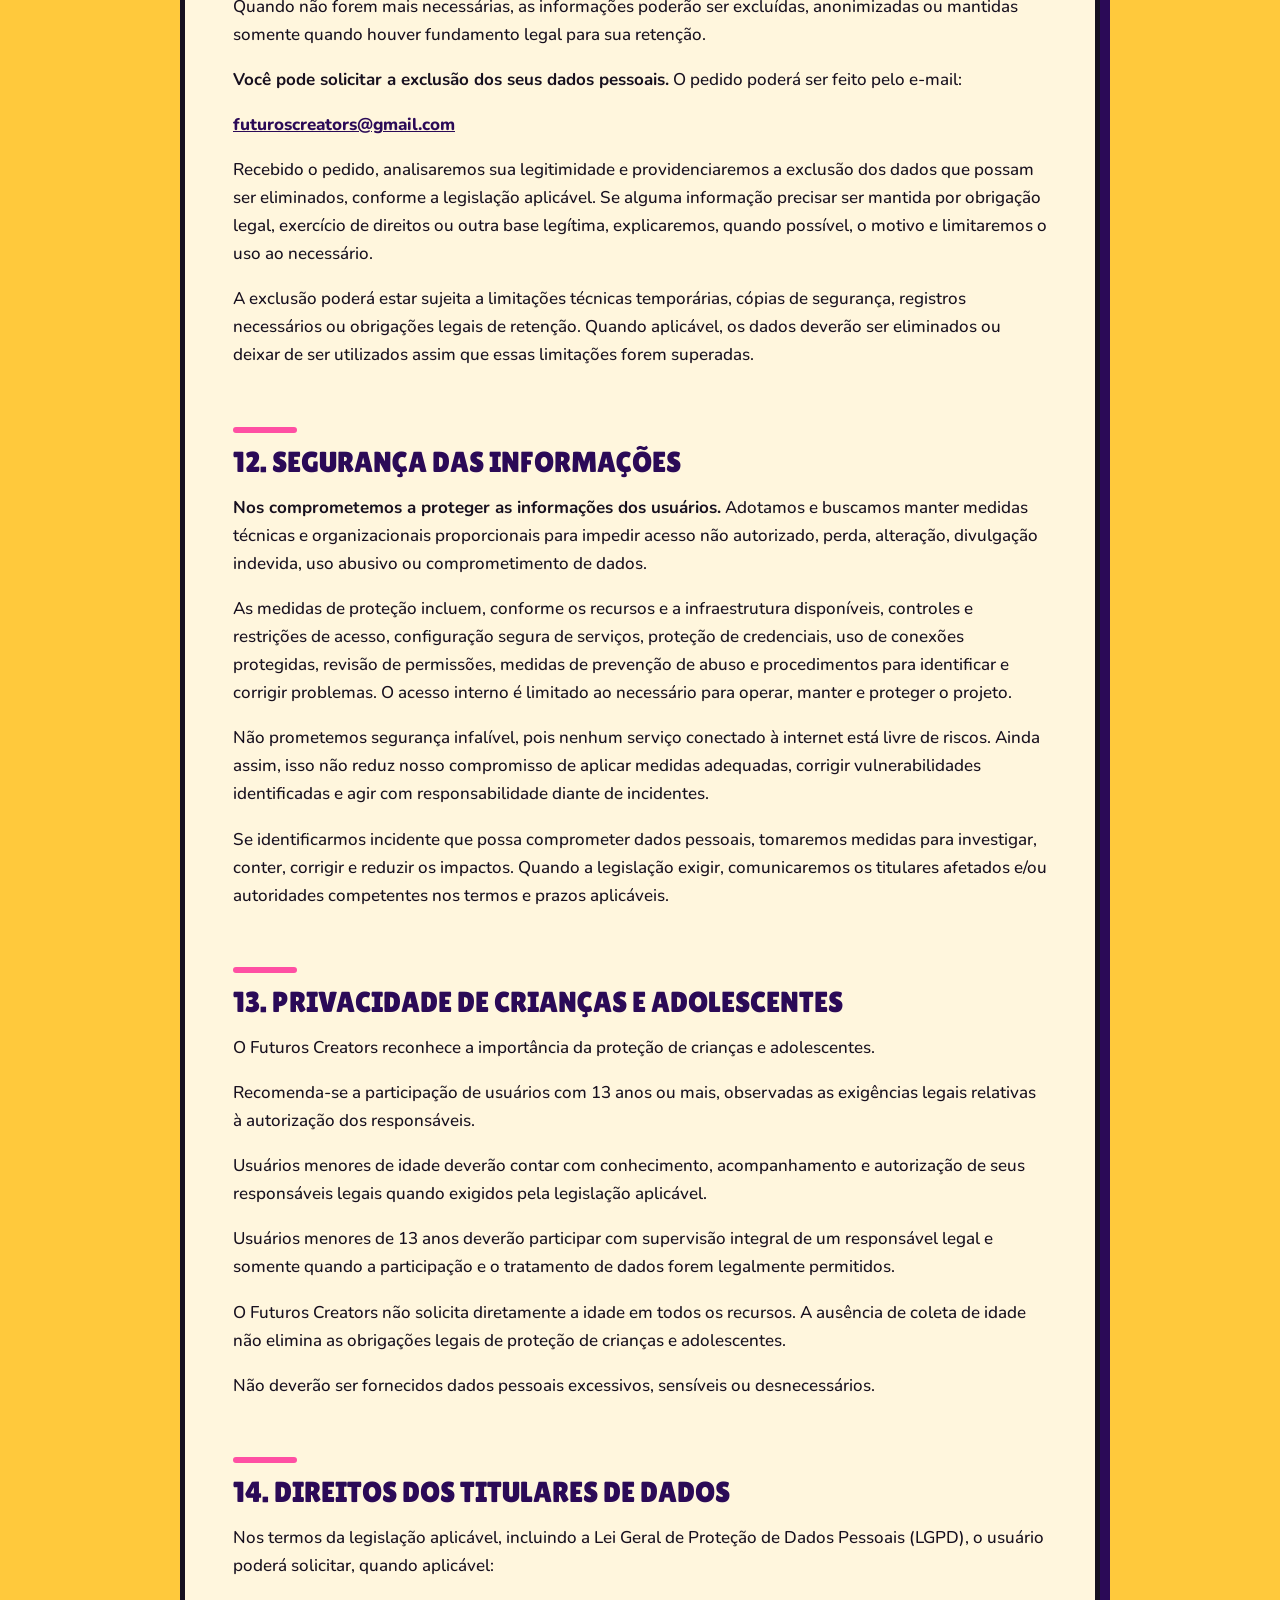
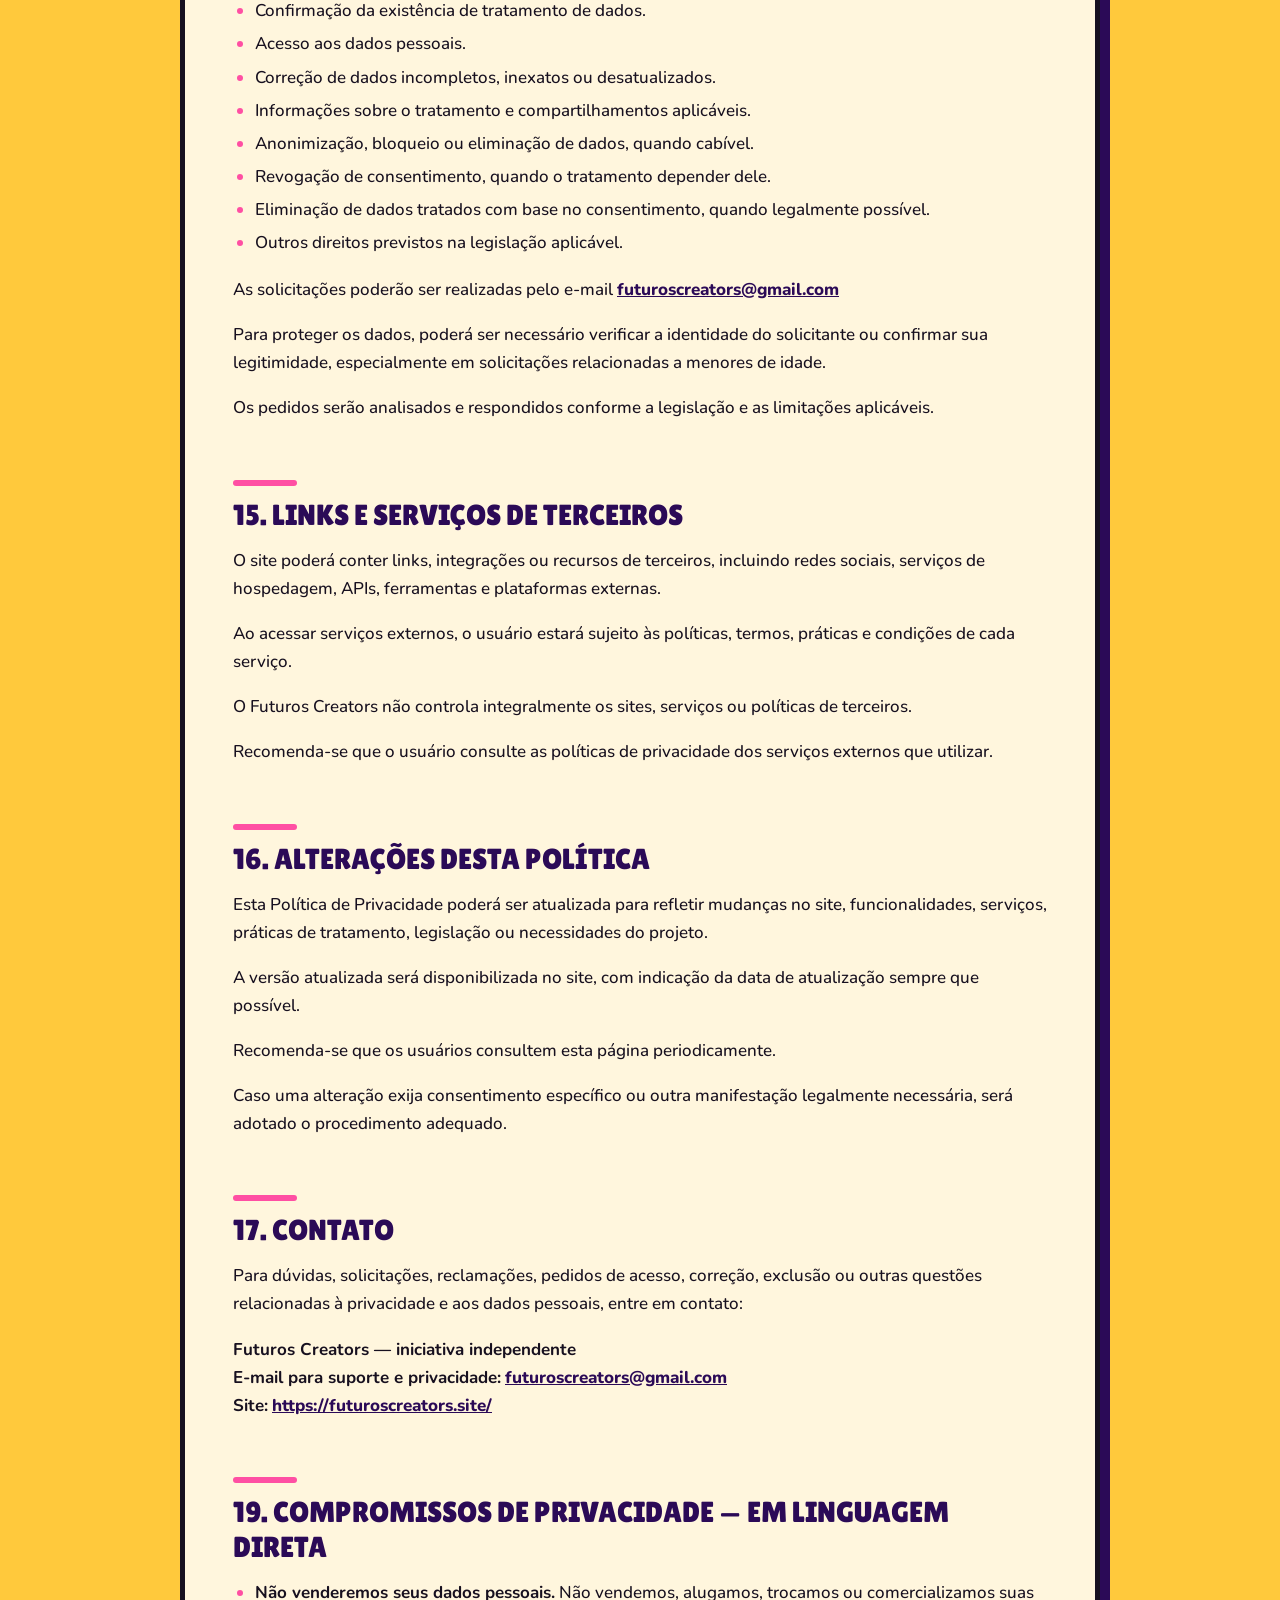
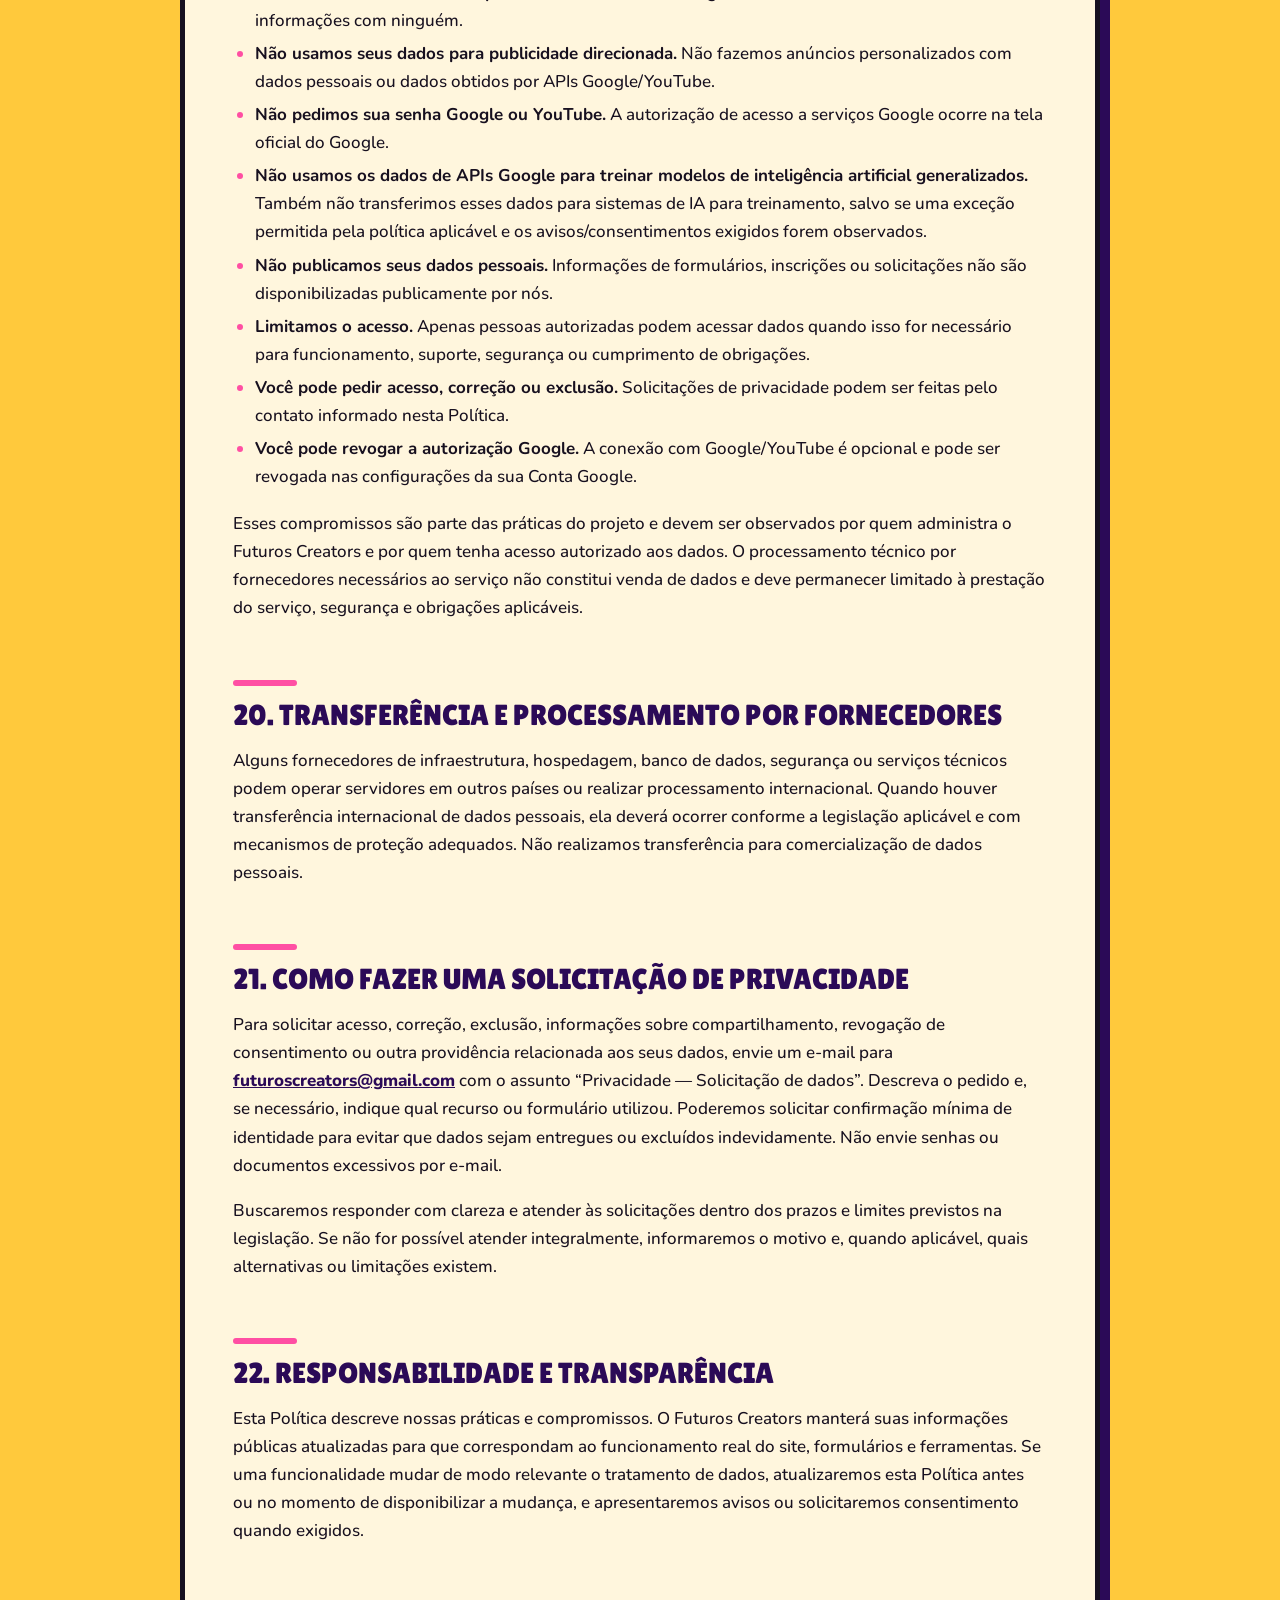
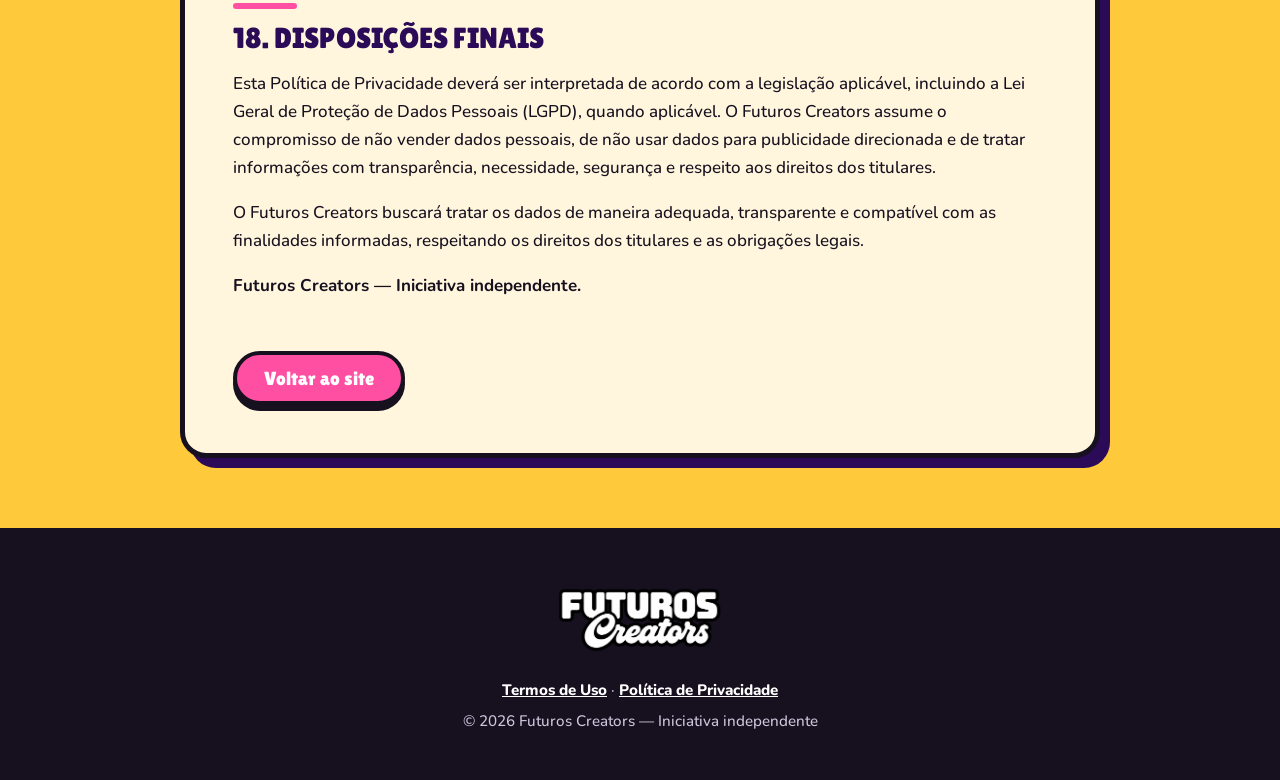
<file: politica-de-privacidade.html>
<!doctype html>
<html lang="pt-BR">
<head>
<meta charset="utf-8">
<meta name="viewport" content="width=device-width, initial-scale=1">
<title>Política de Privacidade — Futuros Creators</title>
<meta name="description" content="Como o Futuros Creators coleta, usa, armazena e protege informações dos usuários.">
<meta name="theme-color" content="#FFC93C">
<link rel="canonical" href="https://futuroscreators.site/politica-de-privacidade.html">
<link rel="icon" href="/favicon.png">
<link rel="preconnect" href="https://fonts.googleapis.com">
<link rel="preconnect" href="https://fonts.gstatic.com" crossorigin>
<link href="https://fonts.googleapis.com/css2?family=Lilita+One&family=Nunito:wght@500;700;800&display=swap" rel="stylesheet">
<style>
:root{--sol:#FFC93C;--sol-claro:#FFD966;--uva:#2B0A57;--rosa:#FF4FA3;--ceu:#35D6E0;--tinta:#17101F;--papel:#FFF6DD;--titulo:'Lilita One','Trebuchet MS',sans-serif;--texto:'Nunito',system-ui,sans-serif}
*,*::before,*::after{box-sizing:border-box}
html{scroll-behavior:smooth;scroll-padding-top:16px}
body{margin:0;font:500 1.0625rem/1.65 var(--texto);color:var(--tinta);background:var(--sol);-webkit-font-smoothing:antialiased}
img{max-width:100%;height:auto;display:block}
a{color:var(--uva);font-weight:800;overflow-wrap:anywhere}
:focus-visible{outline:4px solid var(--ceu);outline-offset:3px}
.topo{position:relative;overflow:hidden;padding:20px 20px 40px}
.raios{position:absolute;left:50%;top:50%;width:260vmax;height:260vmax;margin:-130vmax 0 0 -130vmax;background:repeating-conic-gradient(var(--sol-claro) 0 6deg,var(--sol) 6deg 12deg);animation:girar 160s linear infinite;pointer-events:none}
@keyframes girar{to{transform:rotate(360deg)}}
.menu{position:relative;display:flex;justify-content:flex-end;flex-wrap:wrap;gap:10px;max-width:920px;margin:0 auto}
.menu a{padding:.45em 1.05em;font-weight:800;text-decoration:none;color:var(--tinta);background:#fff;border:3px solid var(--tinta);border-radius:999px;box-shadow:0 4px 0 var(--tinta)}
.menu a:hover,.menu a[aria-current]{background:var(--papel)}
.menu .cta{background:var(--uva);color:#fff}
.cab{position:relative;max-width:920px;margin:18px auto 0}
.cab img{width:min(260px,60vw);transform:rotate(-3deg);margin:0 0 -4px -6px;filter:drop-shadow(0 6px 0 rgba(23,16,31,.25))}
h1{margin:0;font:400 clamp(2.1rem,6vw,3.4rem)/1.05 var(--titulo);color:#fff;-webkit-text-stroke:9px var(--tinta);paint-order:stroke fill;text-shadow:4px 5px 0 var(--tinta);transform:rotate(-1.5deg);transform-origin:left center}
.data{display:inline-block;margin:22px 0 0;padding:.3em .9em;font-weight:800;background:#fff;border:3px solid var(--tinta);border-radius:999px}
main{padding:0 20px 70px}
.folha{max-width:920px;margin:0 auto;padding:clamp(22px,4vw,48px);background:var(--papel);border:5px solid var(--tinta);border-radius:26px;box-shadow:10px 10px 0 var(--uva)}
.indice{margin:0 0 34px;padding:18px 22px;background:#fff;border:3px solid var(--tinta);border-radius:18px}
.indice summary{cursor:pointer;font:400 1.35rem var(--titulo)}
.indice ol{margin:12px 0 0;padding:0;list-style:none;columns:2 280px;column-gap:28px;font-size:.95rem}
.indice li{margin:0 0 5px;break-inside:avoid}
.indice a{font-weight:700;text-decoration:none}.indice a:hover{text-decoration:underline}
h2{margin:2em 0 .5em;font:400 clamp(1.4rem,3.4vw,1.8rem)/1.2 var(--titulo);color:var(--uva)}
h2::before{content:"";display:block;width:64px;height:6px;margin-bottom:12px;background:var(--rosa);border-radius:6px}
h3{margin:1.6em 0 .4em;font-weight:800;font-size:1.1rem}
p{margin:0 0 1em}ul{margin:0 0 1.1em;padding-left:1.3em}li{margin:.3em 0}li::marker{color:var(--rosa)}
.volta{display:inline-block;margin-top:34px;padding:.7em 1.4em;font:400 1.2rem/1 var(--titulo);color:#fff;text-decoration:none;background:var(--rosa);border:4px solid var(--tinta);border-radius:999px;box-shadow:0 6px 0 var(--tinta)}
.volta:hover{transform:translateY(2px);box-shadow:0 4px 0 var(--tinta)}
.rodape{padding:40px 20px;text-align:center;background:var(--tinta);color:#cfc6dc}
.rodape img{width:170px;margin:0 auto 6px}.rodape p{margin:0 0 6px;font-size:.95rem}
.rodape a{color:#fff}
@media(prefers-reduced-motion:reduce){.raios{animation:none}}
@media print{.raios,.menu,.indice,.volta{display:none}body{background:#fff}.folha{box-shadow:none}}
</style>
</head>
<body>
<header class="topo">
<div class="raios" aria-hidden="true"></div>
<nav class="menu" aria-label="Links importantes — navegação pública">
<a href="/" aria-label="Página inicial do Futuros Creators">Página Inicial</a>
<a href="/politica-de-privacidade.html" aria-current="page">Política de Privacidade</a>
<a href="/termos-de-uso.html">Termos de Uso</a>
</nav>
<div class="cab">
<a href="/" aria-label="Futuros Creators, página inicial"><img src="/logo-creators.png" alt="Futuros Creators" width="1000" height="607"></a>
<h1>Política de Privacidade</h1>
<span class="data">Última atualização: 23 de novembro de 2026</span>
</div>
</header>
<main>
<article class="folha">
<details class="indice" open><summary>Índice</summary><ol><li><a href="#s1">1. INTRODUÇÃO</a></li><li><a href="#s2">2. RESPONSÁVEL E CONTATO</a></li><li><a href="#s3">3. INFORMAÇÕES COLETADAS</a></li><li><a href="#s4">4. FINALIDADES E BASES LEGAIS</a></li><li><a href="#s5">5. FORMULÁRIOS E BANCO DE DADOS</a></li><li><a href="#s6">6. COMPARTILHAMENTO</a></li><li><a href="#s7">7. SUPABASE E INFRAESTRUTURA</a></li><li><a href="#s8">8. YOUTUBE E GOOGLE API</a></li><li><a href="#s9">9. COOKIES</a></li><li><a href="#s10">10. CONTEÚDOS E MODERAÇÃO</a></li><li><a href="#s11">11. RETENÇÃO E EXCLUSÃO</a></li><li><a href="#s12">12. SEGURANÇA</a></li><li><a href="#s13">13. CRIANÇAS E ADOLESCENTES</a></li><li><a href="#s14">14. DIREITOS DOS TITULARES</a></li><li><a href="#s15">15. SERVIÇOS DE TERCEIROS</a></li><li><a href="#s16">16. ALTERAÇÕES</a></li><li><a href="#s17">17. CONTATO</a></li><li><a href="#s18">18. DISPOSIÇÕES FINAIS</a></li><li><a href="#s19">19. COMPROMISSOS DE PRIVACIDADE</a></li><li><a href="#s20">20. TRANSFERÊNCIA INTERNACIONAL</a></li><li><a href="#s21">21. SOLICITAÇÕES DE PRIVACIDADE</a></li><li><a href="#s22">22. RESPONSABILIDADE E TRANSPARÊNCIA</a></li></ol></details>

<h2 id="s1">1. INTRODUÇÃO</h2>
<p>Esta Política de Privacidade explica como o Futuros Creators poderá coletar, utilizar, tratar, armazenar, proteger e excluir informações relacionadas aos usuários que acessam o site, participam de atividades, enviam inscrições ou utilizam ferramentas e recursos disponibilizados pelo projeto.</p>
<p>O Futuros Creators é uma iniciativa totalmente independente e não é uma organização oficial, representante, afiliada ou entidade vinculada à Afterverse, PK XD, Wildlife Studios, Google, YouTube ou qualquer outra empresa mencionada, salvo quando houver parceria específica expressamente comunicada.</p>
<p><strong>Privacidade é um compromisso, não uma promessa vaga.</strong> O Futuros Creators não vende, não aluga e não comercializa dados pessoais dos usuários com ninguém. Não utilizamos dados pessoais ou dados obtidos por APIs Google/YouTube para publicidade direcionada. Coletamos e utilizamos informações apenas para as finalidades explicadas nesta Política, para operar os recursos que o usuário escolhe utilizar, manter a segurança e cumprir obrigações legais.</p>
<p>Nos comprometemos a tratar os dados com responsabilidade, limitar o acesso a quem realmente precisa, adotar medidas de proteção compatíveis com os riscos e respeitar os direitos dos titulares. Não solicitamos senhas de e-mail, Google, YouTube, contas de jogos ou outras contas por formulários próprios.</p>
<h2 id="s2">2. RESPONSÁVEL PELO PROJETO E CONTATO</h2>
<p>O projeto responsável pelas atividades descritas nesta Política é o Futuros Creators, iniciativa independente. Para assuntos de privacidade e dados pessoais, utilize o contato abaixo:</p>
<p><strong>Projeto:</strong> Futuros Creators<br><strong>E-mail de contato:</strong> <a href="mailto:futuroscreators@gmail.com">futuroscreators@gmail.com</a><br><strong>Site:</strong> <a href="https://futuroscreators.site/" rel="noopener">https://futuroscreators.site/</a></p>
<p>Este e-mail é o canal de contato para dúvidas, solicitações, reclamações, pedidos de acesso, correção, exclusão e outras questões relacionadas à privacidade e aos dados pessoais. As solicitações serão avaliadas e respondidas de acordo com a legislação aplicável.</p>
<h2 id="s3">3. INFORMAÇÕES QUE PODERÃO SER COLETADAS</h2>
<p>Dependendo da funcionalidade utilizada, poderão ser coletadas ou recebidas as seguintes informações:</p>
<h3 id="s3.1">3.1. Informações fornecidas pelo usuário</h3>
<ul>
<li>Nome, apelido ou identificação informada.</li>
<li>Nome ou identificação de canal de conteúdo.</li>
<li>Links de canais, perfis ou plataformas.</li>
<li>Nome de usuário em redes sociais, incluindo Instagram, quando solicitado.</li>
<li>Respostas fornecidas em formulários de inscrição.</li>
<li>Informações necessárias para participação em atividades, projetos ou seleções.</li>
<li>Mensagens, solicitações, denúncias ou comunicações enviadas à administração.</li>
<li>Conteúdos, arquivos ou materiais enviados voluntariamente.</li>
</ul>
<h3 id="s3.2">3.2. Informações técnicas</h3>
<p>Dependendo da infraestrutura utilizada, poderão ser processadas informações técnicas como:</p>
<ul>
<li>Endereço IP.</li>
<li>Tipo e versão de navegador.</li>
<li>Dispositivo e sistema operacional.</li>
<li>Data e horário de acesso.</li>
<li>Registros técnicos de funcionamento.</li>
<li>Informações necessárias para segurança, diagnóstico e prevenção de abusos.</li>
</ul>
<p>Essas informações poderão ser processadas por serviços de hospedagem, infraestrutura, segurança ou outros provedores utilizados pelo site, conforme suas configurações e políticas.</p>
<h3 id="s3.3">3.3. Informações provenientes de serviços externos</h3>
<p>Quando o usuário utilizar ferramentas que dependam de serviços externos, poderão ser acessadas informações disponibilizadas por esses serviços, conforme as permissões concedidas, a funcionalidade utilizada e as políticas aplicáveis.</p>
<h2 id="s4">4. FINALIDADES DO TRATAMENTO</h2>
<p>As informações poderão ser utilizadas para:</p>
<ul>
<li>Receber, organizar e analisar inscrições.</li>
<li>Entrar em contato com candidatos e participantes.</li>
<li>Organizar atividades, projetos, testes e iniciativas.</li>
<li>Administrar a comunidade.</li>
<li>Disponibilizar recursos, ferramentas e funcionalidades.</li>
<li>Processar solicitações realizadas pelos usuários.</li>
<li>Moderar conteúdos e interações.</li>
<li>Proteger o site, os sistemas e os participantes.</li>
<li>Identificar, prevenir e investigar abusos, fraudes ou violações.</li>
<li>Diagnosticar erros e melhorar o funcionamento do site.</li>
<li>Cumprir obrigações legais, regulatórias ou solicitações legítimas de autoridades.</li>
<li>Exercer direitos e proteger interesses legítimos, quando permitido pela legislação.</li>
</ul>
<p><strong>Não utilizaremos informações para finalidades incompatíveis com esta Política.</strong> Não comercializamos dados, não os utilizamos para criar perfis publicitários e não os empregamos para publicidade direcionada. Quando uma finalidade exigir consentimento ou outra base legal específica, adotaremos o procedimento aplicável antes do tratamento.</p>
<h3>4.1. Bases legais</h3>
<p>O tratamento será realizado com fundamento em uma base legal adequada, conforme o caso, incluindo execução de funcionalidade solicitada, consentimento, cumprimento de obrigação legal, exercício regular de direitos, segurança e legítimo interesse quando permitido pela legislação. Quando o tratamento depender de consentimento, o usuário poderá revogá-lo.</p>
<h2 id="s5">5. FORMULÁRIOS E BANCO DE DADOS</h2>
<p>O Futuros Creators poderá utilizar formulários para inscrições, solicitações, seleções, atividades e outras funcionalidades.</p>
<p>As informações enviadas por esses formulários poderão ser armazenadas em infraestrutura de banco de dados fornecida pelo Supabase.</p>
<p>Esses dados poderão ser utilizados para organizar inscrições, avaliar respostas, administrar atividades, entrar em contato com participantes e cumprir as finalidades informadas durante o preenchimento.</p>
<p>O acesso às informações é restrito a pessoas autorizadas e somente na medida necessária para administrar o projeto, atender solicitações, manter os sistemas, proteger os usuários ou cumprir obrigações. Não disponibilizamos bases de inscrições ou dados pessoais publicamente.</p>
<p>O armazenamento, a segurança, a retenção e a exclusão dos dados dependerão também da configuração técnica e das políticas dos serviços utilizados.</p>
<h2 id="s6">6. COMPARTILHAMENTO DE INFORMAÇÕES</h2>
<p><strong>O Futuros Creators não vende, não aluga, não negocia e não comercializa dados pessoais dos usuários — e não venderá essas informações a terceiros.</strong> Não fazemos comércio de listas de usuários, contatos, dados de canais ou informações obtidas por APIs.</p>
<p>As informações poderão ser processadas por fornecedores estritamente necessários para operar e proteger o site e suas funcionalidades, como hospedagem, banco de dados, segurança, infraestrutura e comunicação. Esses fornecedores recebem apenas as informações necessárias para prestar seus serviços, conforme as configurações e obrigações aplicáveis.</p>
<p><strong>Não compartilhamos dados pessoais com terceiros para que eles façam publicidade própria, vendam esses dados ou construam perfis comerciais dos nossos usuários.</strong> Não autorizamos o uso dos dados recebidos por APIs Google/YouTube para finalidades incompatíveis com a funcionalidade que o usuário solicitou.</p>
<p>O compartilhamento poderá ocorrer também:</p>
<ul>
<li>Quando necessário para executar uma funcionalidade solicitada pelo usuário.</li>
<li>Quando o usuário autorizar expressamente.</li>
<li>Quando necessário para cumprir obrigação legal ou regulatória.</li>
<li>Quando necessário para responder a solicitações legítimas de autoridades.</li>
<li>Quando necessário para proteger direitos, segurança, integridade ou funcionamento do projeto ou de terceiros, respeitando a legislação.</li>
</ul>
<p>O Futuros Creators buscará limitar o compartilhamento ao necessário para cada finalidade.</p>
<h2 id="s7">7. SUPABASE E SERVIÇOS DE INFRAESTRUTURA</h2>
<p>O site poderá utilizar Supabase para armazenamento e gerenciamento de informações enviadas por formulários ou necessárias ao funcionamento de determinadas funcionalidades.</p>
<p>O Supabase atua como fornecedor de infraestrutura tecnológica, e poderá processar dados em nosso nome para prestar os serviços de banco de dados e infraestrutura. Utilizamos esse fornecedor para viabilizar funcionalidades e armazenamento que sejam necessários. O tratamento também está sujeito às condições e políticas do fornecedor; nossa seleção e configuração dos serviços deve buscar limitar o acesso e proteger as informações.</p>
<p>A utilização desses serviços não significa que o Futuros Creators possua controle absoluto sobre todos os aspectos técnicos da infraestrutura.</p>
<h2 id="s8">8. FERRAMENTAS DE YOUTUBE E GOOGLE API</h2>
<p>O Futuros Creators poderá disponibilizar ferramentas e recursos que utilizem APIs do Google ou YouTube para consultar informações de canais, vídeos, playlists, estatísticas e outros dados disponibilizados pelas APIs, sempre conforme a funcionalidade utilizada e as permissões efetivamente concedidas. A iniciativa é independente e não representa o Google, o YouTube ou outras empresas mencionadas.</p>
<h3 id="s8.1">8.1. Autorização do usuário</h3>
<p>Quando necessário, o usuário poderá conectar sua conta por meio do sistema oficial de autorização do Google.</p>
<p>O processo de autorização poderá permitir o acesso a determinadas informações conforme as permissões apresentadas e concedidas pelo usuário.</p>
<p><strong>Não pedimos, recebemos ou armazenamos a senha Google ou YouTube do usuário em formulários próprios.</strong> A autenticação e autorização são realizadas pela interface oficial do Google, na qual o usuário pode revisar as permissões solicitadas antes de decidir autorizar.</p>
<h3 id="s8.2">8.2. Dados acessados</h3>
<p>Dependendo das permissões concedidas e da ferramenta utilizada, poderão ser processadas informações como:</p>
<ul>
<li>Identificação do canal.</li>
<li>Informações públicas do canal.</li>
<li>Vídeos e playlists.</li>
<li>Estatísticas e métricas disponibilizadas.</li>
<li>Informações necessárias para cálculos e análises solicitadas.</li>
<li>Outros dados disponibilizados pela API dentro das permissões autorizadas.</li>
</ul>
<p>O acesso ficará limitado às permissões (escopos) exibidas no fluxo oficial de autorização e aos dados necessários para a funcionalidade que o usuário escolheu utilizar. O projeto buscará solicitar somente permissões necessárias à função solicitada, e não pedirá a senha da conta Google ou YouTube em formulários próprios.</p>
<h3 id="s8.3">8.3. Finalidade</h3>
<p>As informações acessadas por meio das APIs serão utilizadas exclusivamente para executar, fornecer ou melhorar as funcionalidades visíveis e solicitadas pelo usuário, como consultas, cálculos, análises, estatísticas e apresentação de resultados. Os dados obtidos das APIs não serão vendidos, utilizados para publicidade, nem usados para finalidades alheias à funcionalidade solicitada, salvo se houver uma nova autorização válida e informação clara, ou outra hipótese legal aplicável.</p>
<h3 id="s8.4">8.4. Armazenamento dos dados do Google</h3>
<p>As ferramentas que consultam APIs Google/YouTube são planejadas para processar os dados necessários durante a execução da função solicitada, sem criar uma base própria destinada ao armazenamento permanente dos dados obtidos da conta conectada ou dos resultados dessas consultas. A implementação de cada recurso deve seguir esse princípio.</p>
<p>Podem existir, quando tecnicamente necessários, dados temporários de operação, como sessões, registros técnicos (logs), caches ou tokens de autorização. Esses elementos deverão ser protegidos, utilizados somente para funcionamento, segurança e manutenção do recurso, e mantidos pelo período estritamente necessário. Tokens de autorização, quando armazenados, não devem ser expostos ao usuário nem a pessoas não autorizadas.</p>
<p>Esta descrição deve refletir o comportamento real do serviço. Caso alguma ferramenta passe a armazenar dados de API por mais tempo ou para outra finalidade, esta Política será atualizada antes ou junto da alteração, e serão fornecidas as informações e autorizações necessárias.</p>
<h3 id="s8.5">8.5. Compartilhamento</h3>
<p>As informações obtidas por meio das APIs Google/YouTube não serão vendidas, utilizadas para publicidade, transferidas ou compartilhadas para finalidades independentes ou incompatíveis com a funcionalidade solicitada pelo usuário. O acesso ou compartilhamento técnico poderá ocorrer apenas quando necessário para operar, proteger ou fornecer o recurso solicitado, com fornecedores que apoiem essa operação, e conforme as permissões concedidas, as políticas aplicáveis e a legislação.</p>
<p>Não permitimos que dados de APIs sejam utilizados para determinar elegibilidade para crédito, empréstimos, seguros, emprego ou decisões semelhantes, nem para criar perfis independentes ou publicidade direcionada.</p>
<h3 id="s8.6">8.6. Revogação de autorização</h3>
<p>O usuário poderá revogar o acesso concedido às aplicações por meio das configurações de segurança e permissões de sua conta Google.</p>
<p>Após a revogação, a ferramenta poderá deixar de acessar as informações e algumas funcionalidades poderão ficar indisponíveis.</p>
<h3 id="s8.7">8.7. Utilização opcional</h3>
<p>A conexão com ferramentas de Google ou YouTube é opcional.</p>
<p>Caso o usuário não deseje autorizar o acesso às informações de sua conta, poderá deixar de utilizar a ferramenta ou não conceder a autorização.</p>
<h3 id="s8.8">8.8. Políticas de terceiros</h3>
<p>A utilização de informações provenientes das APIs deverá respeitar as políticas aplicáveis do Google, YouTube, suas políticas de desenvolvedor, requisitos de privacidade e demais condições aplicáveis.</p>
<p>Os serviços externos possuem suas próprias políticas e práticas de tratamento de dados, que não são integralmente controladas pelo Futuros Creators.</p>
<h3 id="s8.9">8.9. Compromisso de uso limitado dos dados Google</h3>
<p>O uso e a transferência de informações recebidas das APIs Google para qualquer outro aplicativo estarão sujeitos à Google API Services User Data Policy, incluindo os requisitos de uso limitado (Limited Use), quando aplicáveis. O Futuros Creators utilizará esses dados apenas para fornecer ou melhorar recursos que sejam visíveis ao usuário e tenham sido solicitados por ele, respeitando as permissões concedidas e as restrições previstas nas políticas do Google.</p>
<p>Não serão utilizados dados obtidos por APIs Google para publicidade, venda de dados, ou para treinar modelos de inteligência artificial ou aprendizado de máquina generalizados, salvo se uma exceção expressamente permitida pelas políticas aplicáveis estiver presente e houver os avisos e consentimentos exigidos.</p>
<p>O usuário poderá revogar a autorização a qualquer momento nas configurações de segurança da sua Conta Google. A revogação interrompe futuras consultas que dependam daquela autorização, embora possa não apagar automaticamente registros técnicos que precisem ser tratados separadamente. Para solicitar a exclusão de dados associados, poderá entrar em contato pelo e-mail indicado nesta Política.</p>
<h2 id="s9">9. COOKIES E TECNOLOGIAS SEMELHANTES</h2>
<p>O site poderá utilizar cookies ou tecnologias semelhantes para permitir o funcionamento de funcionalidades, manter preferências, melhorar a experiência de navegação, analisar o funcionamento ou contribuir para a segurança.</p>
<p>Os cookies poderão ser classificados, dependendo da implementação, como:</p>
<ul>
<li>Cookies necessários ao funcionamento.</li>
<li>Cookies de preferências.</li>
<li>Cookies de desempenho ou análise.</li>
<li>Cookies relacionados a serviços externos, quando utilizados.</li>
</ul>
<p>O usuário poderá gerenciar ou bloquear cookies por meio das configurações do navegador. Não utilizaremos cookies para contornar escolhas de privacidade ou coletar informações além das finalidades informadas.</p>
<p>O bloqueio de determinados cookies poderá afetar o funcionamento de algumas funcionalidades.</p>
<p>Caso sejam utilizados cookies ou tecnologias não essenciais que exijam consentimento, o site deverá disponibilizar mecanismo adequado de consentimento e gerenciamento, conforme a legislação aplicável.</p>
<h2 id="s10">10. CONTEÚDOS E MODERAÇÃO</h2>
<p>Os conteúdos enviados pelos usuários poderão ser analisados pela administração para fins de moderação, organização, segurança, participação em atividades ou cumprimento das regras do projeto.</p>
<p>A administração poderá ocultar, restringir ou remover conteúdos que violem os Termos de Uso, a legislação, direitos de terceiros ou regras aplicáveis.</p>
<p>Caso o usuário deseje solicitar a remoção de conteúdo relacionado a ele, poderá entrar em contato pelo e-mail <a href="mailto:futuroscreators@gmail.com">futuroscreators@gmail.com</a> ou pelos canais oficiais do projeto, quando disponíveis.</p>
<p>A solicitação será analisada conforme sua natureza, os direitos envolvidos e as obrigações legais aplicáveis.</p>
<h2 id="s11">11. RETENÇÃO E EXCLUSÃO DE DADOS</h2>
<p>As informações pessoais poderão ser mantidas pelo período necessário para cumprir as finalidades para as quais foram coletadas, administrar atividades, atender solicitações, cumprir obrigações legais, proteger direitos ou resolver questões pendentes.</p>
<p>Quando não forem mais necessárias, as informações poderão ser excluídas, anonimizadas ou mantidas somente quando houver fundamento legal para sua retenção.</p>
<p><strong>Você pode solicitar a exclusão dos seus dados pessoais.</strong> O pedido poderá ser feito pelo e-mail:</p>
<p><strong><a href="mailto:futuroscreators@gmail.com">futuroscreators@gmail.com</a></strong></p>
<p>Recebido o pedido, analisaremos sua legitimidade e providenciaremos a exclusão dos dados que possam ser eliminados, conforme a legislação aplicável. Se alguma informação precisar ser mantida por obrigação legal, exercício de direitos ou outra base legítima, explicaremos, quando possível, o motivo e limitaremos o uso ao necessário.</p>
<p>A exclusão poderá estar sujeita a limitações técnicas temporárias, cópias de segurança, registros necessários ou obrigações legais de retenção. Quando aplicável, os dados deverão ser eliminados ou deixar de ser utilizados assim que essas limitações forem superadas.</p>
<h2 id="s12">12. SEGURANÇA DAS INFORMAÇÕES</h2>
<p><strong>Nos comprometemos a proteger as informações dos usuários.</strong> Adotamos e buscamos manter medidas técnicas e organizacionais proporcionais para impedir acesso não autorizado, perda, alteração, divulgação indevida, uso abusivo ou comprometimento de dados.</p>
<p>As medidas de proteção incluem, conforme os recursos e a infraestrutura disponíveis, controles e restrições de acesso, configuração segura de serviços, proteção de credenciais, uso de conexões protegidas, revisão de permissões, medidas de prevenção de abuso e procedimentos para identificar e corrigir problemas. O acesso interno é limitado ao necessário para operar, manter e proteger o projeto.</p>
<p>Não prometemos segurança infalível, pois nenhum serviço conectado à internet está livre de riscos. Ainda assim, isso não reduz nosso compromisso de aplicar medidas adequadas, corrigir vulnerabilidades identificadas e agir com responsabilidade diante de incidentes.</p>
<p>Se identificarmos incidente que possa comprometer dados pessoais, tomaremos medidas para investigar, conter, corrigir e reduzir os impactos. Quando a legislação exigir, comunicaremos os titulares afetados e/ou autoridades competentes nos termos e prazos aplicáveis.</p>
<h2 id="s13">13. PRIVACIDADE DE CRIANÇAS E ADOLESCENTES</h2>
<p>O Futuros Creators reconhece a importância da proteção de crianças e adolescentes.</p>
<p>Recomenda-se a participação de usuários com 13 anos ou mais, observadas as exigências legais relativas à autorização dos responsáveis.</p>
<p>Usuários menores de idade deverão contar com conhecimento, acompanhamento e autorização de seus responsáveis legais quando exigidos pela legislação aplicável.</p>
<p>Usuários menores de 13 anos deverão participar com supervisão integral de um responsável legal e somente quando a participação e o tratamento de dados forem legalmente permitidos.</p>
<p>O Futuros Creators não solicita diretamente a idade em todos os recursos. A ausência de coleta de idade não elimina as obrigações legais de proteção de crianças e adolescentes.</p>
<p>Não deverão ser fornecidos dados pessoais excessivos, sensíveis ou desnecessários.</p>
<h2 id="s14">14. DIREITOS DOS TITULARES DE DADOS</h2>
<p>Nos termos da legislação aplicável, incluindo a Lei Geral de Proteção de Dados Pessoais (LGPD), o usuário poderá solicitar, quando aplicável:</p>
<ul>
<li>Confirmação da existência de tratamento de dados.</li>
<li>Acesso aos dados pessoais.</li>
<li>Correção de dados incompletos, inexatos ou desatualizados.</li>
<li>Informações sobre o tratamento e compartilhamentos aplicáveis.</li>
<li>Anonimização, bloqueio ou eliminação de dados, quando cabível.</li>
<li>Revogação de consentimento, quando o tratamento depender dele.</li>
<li>Eliminação de dados tratados com base no consentimento, quando legalmente possível.</li>
<li>Outros direitos previstos na legislação aplicável.</li>
</ul>
<p>As solicitações poderão ser realizadas pelo e-mail <a href="mailto:futuroscreators@gmail.com">futuroscreators@gmail.com</a></p>
<p>Para proteger os dados, poderá ser necessário verificar a identidade do solicitante ou confirmar sua legitimidade, especialmente em solicitações relacionadas a menores de idade.</p>
<p>Os pedidos serão analisados e respondidos conforme a legislação e as limitações aplicáveis.</p>
<h2 id="s15">15. LINKS E SERVIÇOS DE TERCEIROS</h2>
<p>O site poderá conter links, integrações ou recursos de terceiros, incluindo redes sociais, serviços de hospedagem, APIs, ferramentas e plataformas externas.</p>
<p>Ao acessar serviços externos, o usuário estará sujeito às políticas, termos, práticas e condições de cada serviço.</p>
<p>O Futuros Creators não controla integralmente os sites, serviços ou políticas de terceiros.</p>
<p>Recomenda-se que o usuário consulte as políticas de privacidade dos serviços externos que utilizar.</p>
<h2 id="s16">16. ALTERAÇÕES DESTA POLÍTICA</h2>
<p>Esta Política de Privacidade poderá ser atualizada para refletir mudanças no site, funcionalidades, serviços, práticas de tratamento, legislação ou necessidades do projeto.</p>
<p>A versão atualizada será disponibilizada no site, com indicação da data de atualização sempre que possível.</p>
<p>Recomenda-se que os usuários consultem esta página periodicamente.</p>
<p>Caso uma alteração exija consentimento específico ou outra manifestação legalmente necessária, será adotado o procedimento adequado.</p>
<h2 id="s17">17. CONTATO</h2>
<p>Para dúvidas, solicitações, reclamações, pedidos de acesso, correção, exclusão ou outras questões relacionadas à privacidade e aos dados pessoais, entre em contato:</p>
<p><strong>Futuros Creators — iniciativa independente</strong><br><strong>E-mail para suporte e privacidade:</strong> <a href="mailto:futuroscreators@gmail.com">futuroscreators@gmail.com</a><br><strong>Site:</strong> <a href="https://futuroscreators.site/" rel="noopener">https://futuroscreators.site/</a></p>
<h2 id="s19">19. COMPROMISSOS DE PRIVACIDADE — EM LINGUAGEM DIRETA</h2>
<ul>
<li><strong>Não venderemos seus dados pessoais.</strong> Não vendemos, alugamos, trocamos ou comercializamos suas informações com ninguém.</li>
<li><strong>Não usamos seus dados para publicidade direcionada.</strong> Não fazemos anúncios personalizados com dados pessoais ou dados obtidos por APIs Google/YouTube.</li>
<li><strong>Não pedimos sua senha Google ou YouTube.</strong> A autorização de acesso a serviços Google ocorre na tela oficial do Google.</li>
<li><strong>Não usamos os dados de APIs Google para treinar modelos de inteligência artificial generalizados.</strong> Também não transferimos esses dados para sistemas de IA para treinamento, salvo se uma exceção permitida pela política aplicável e os avisos/consentimentos exigidos forem observados.</li>
<li><strong>Não publicamos seus dados pessoais.</strong> Informações de formulários, inscrições ou solicitações não são disponibilizadas publicamente por nós.</li>
<li><strong>Limitamos o acesso.</strong> Apenas pessoas autorizadas podem acessar dados quando isso for necessário para funcionamento, suporte, segurança ou cumprimento de obrigações.</li>
<li><strong>Você pode pedir acesso, correção ou exclusão.</strong> Solicitações de privacidade podem ser feitas pelo contato informado nesta Política.</li>
<li><strong>Você pode revogar a autorização Google.</strong> A conexão com Google/YouTube é opcional e pode ser revogada nas configurações da sua Conta Google.</li>
</ul>
<p>Esses compromissos são parte das práticas do projeto e devem ser observados por quem administra o Futuros Creators e por quem tenha acesso autorizado aos dados. O processamento técnico por fornecedores necessários ao serviço não constitui venda de dados e deve permanecer limitado à prestação do serviço, segurança e obrigações aplicáveis.</p>
<h2 id="s20">20. TRANSFERÊNCIA E PROCESSAMENTO POR FORNECEDORES</h2>
<p>Alguns fornecedores de infraestrutura, hospedagem, banco de dados, segurança ou serviços técnicos podem operar servidores em outros países ou realizar processamento internacional. Quando houver transferência internacional de dados pessoais, ela deverá ocorrer conforme a legislação aplicável e com mecanismos de proteção adequados. Não realizamos transferência para comercialização de dados pessoais.</p>
<h2 id="s21">21. COMO FAZER UMA SOLICITAÇÃO DE PRIVACIDADE</h2>
<p>Para solicitar acesso, correção, exclusão, informações sobre compartilhamento, revogação de consentimento ou outra providência relacionada aos seus dados, envie um e-mail para <a href="mailto:futuroscreators@gmail.com">futuroscreators@gmail.com</a> com o assunto “Privacidade — Solicitação de dados”. Descreva o pedido e, se necessário, indique qual recurso ou formulário utilizou. Poderemos solicitar confirmação mínima de identidade para evitar que dados sejam entregues ou excluídos indevidamente. Não envie senhas ou documentos excessivos por e-mail.</p>
<p>Buscaremos responder com clareza e atender às solicitações dentro dos prazos e limites previstos na legislação. Se não for possível atender integralmente, informaremos o motivo e, quando aplicável, quais alternativas ou limitações existem.</p>
<h2 id="s22">22. RESPONSABILIDADE E TRANSPARÊNCIA</h2>
<p>Esta Política descreve nossas práticas e compromissos. O Futuros Creators manterá suas informações públicas atualizadas para que correspondam ao funcionamento real do site, formulários e ferramentas. Se uma funcionalidade mudar de modo relevante o tratamento de dados, atualizaremos esta Política antes ou no momento de disponibilizar a mudança, e apresentaremos avisos ou solicitaremos consentimento quando exigidos.</p>
<h2 id="s18">18. DISPOSIÇÕES FINAIS</h2>
<p>Esta Política de Privacidade deverá ser interpretada de acordo com a legislação aplicável, incluindo a Lei Geral de Proteção de Dados Pessoais (LGPD), quando aplicável. O Futuros Creators assume o compromisso de não vender dados pessoais, de não usar dados para publicidade direcionada e de tratar informações com transparência, necessidade, segurança e respeito aos direitos dos titulares.</p>
<p>O Futuros Creators buscará tratar os dados de maneira adequada, transparente e compatível com as finalidades informadas, respeitando os direitos dos titulares e as obrigações legais.</p>
<p><strong>Futuros Creators — Iniciativa independente.</strong></p>
<a class="volta" href="/">Voltar ao site</a>
</article>
</main>
<footer class="rodape">
<img src="/logo-creators.png" alt="Futuros Creators" width="1000" height="607">
<p><a href="/termos-de-uso.html">Termos de Uso</a> · <a href="/politica-de-privacidade.html">Política de Privacidade</a></p>
<p>&copy; 2026 Futuros Creators — Iniciativa independente</p>
</footer>
</body>
</html>
</file>
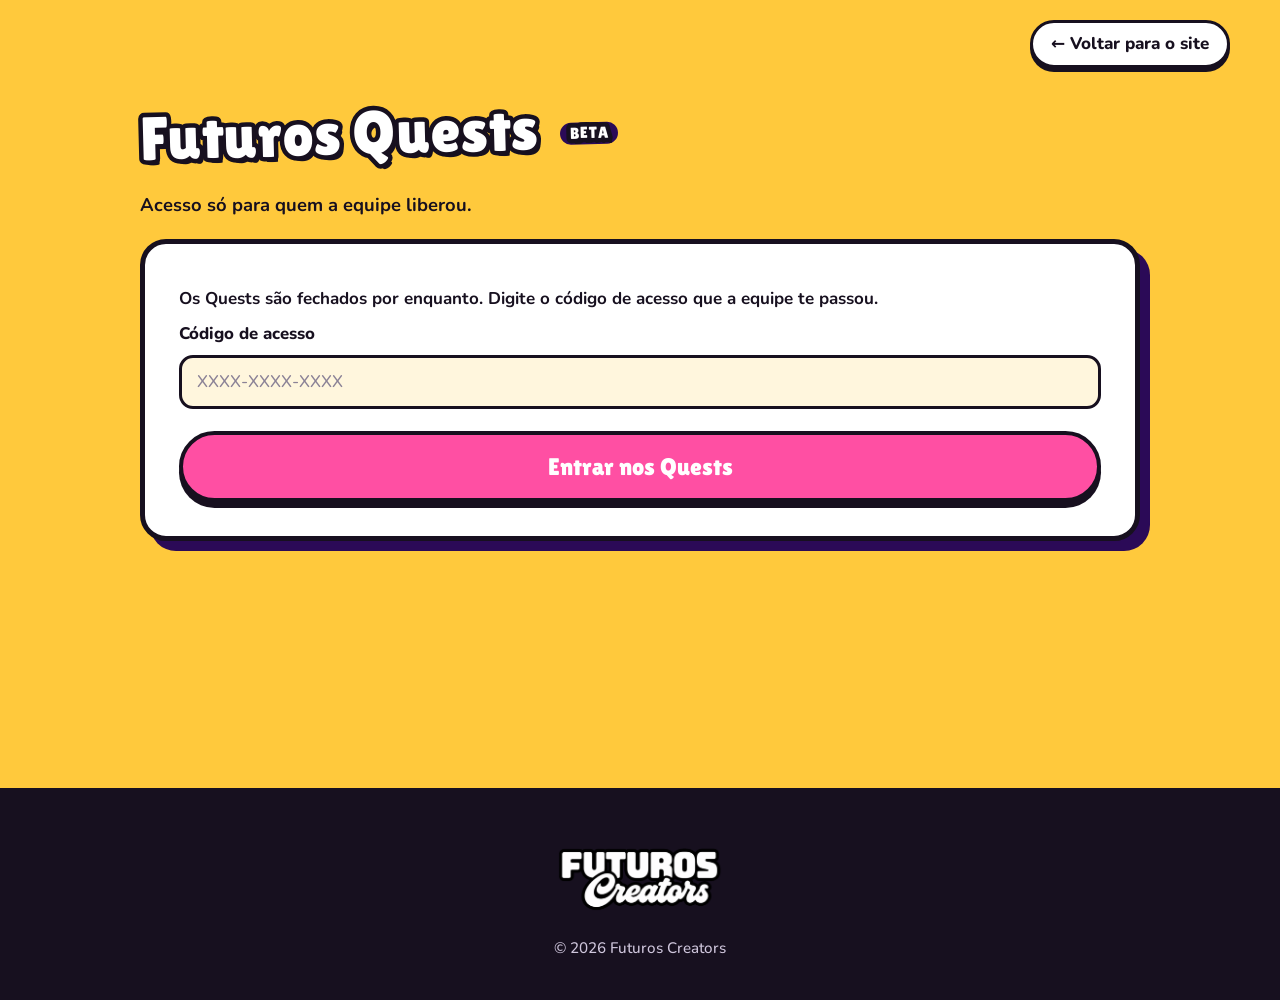
<file: quests.html>
<!doctype html>
<html lang="pt-BR">
<head>
<script data-sem-html>(function(){var l=location;if(!/(^|\.)futuroscreators\.site$/.test(l.hostname)||!/\.html$/i.test(l.pathname))return;var n=l.pathname.replace(/(^|\/)index\.html$/i,'$1').replace(/\.html$/i,'');l.replace((n||'/')+l.search+l.hash);})();</script>
<meta charset="utf-8">
<meta name="viewport" content="width=device-width, initial-scale=1">
<meta name="robots" content="noindex">
<title>Futuros Quests | Futuros Creators</title>
<meta name="theme-color" content="#FFC93C">
<link rel="icon" href="favicon.png">
<link rel="preconnect" href="https://fonts.googleapis.com">
<link rel="preconnect" href="https://fonts.gstatic.com" crossorigin>
<link href="https://fonts.googleapis.com/css2?family=Lilita+One&family=Nunito:wght@500;700;800&display=swap" rel="stylesheet">
<style>


:root {
    --sol: #FFC93C;
    --sol-claro: #FFD966;
    --uva: #2B0A57;
    --rosa: #FF4FA3;
    --ceu: #35D6E0;
    --tinta: #17101F;
    --papel: #FFF6DD;
    --raio: 18px;
    --titulo: 'Lilita One', 'Trebuchet MS', sans-serif;
    --texto: 'Nunito', system-ui, sans-serif;
}

*, *::before, *::after { box-sizing: border-box; }
html { scroll-behavior: smooth; scroll-padding-top: 16px; }
body {
    margin: 0;
    font: 500 1.0625rem/1.55 var(--texto);
    color: var(--tinta);
    background: var(--sol);
    -webkit-font-smoothing: antialiased;
}
img { max-width: 100%; height: auto; display: block; }
a { color: inherit; }
[hidden] { display: none !important; }
.sr-only { position: absolute; width: 1px; height: 1px; overflow: hidden; clip: rect(0 0 0 0); white-space: nowrap; }

:focus-visible { outline: 4px solid var(--ceu); outline-offset: 3px; }

/* ---------- Título no estilo da logo: branco, contorno preto grosso ---------- */
.adesivo {
    margin: 0 0 .35em;
    font: 400 clamp(2.3rem, 6vw, 3.8rem)/1.02 var(--titulo);
    color: #fff;
    -webkit-text-stroke: 9px var(--tinta);
    paint-order: stroke fill;
    text-shadow: 4px 5px 0 var(--tinta);
    letter-spacing: .01em;
    transform: rotate(-1.5deg);
    transform-origin: left center;
}

/* ---------- Botões ---------- */
.botao {
    display: inline-block;
    padding: .7em 1.4em;
    font: 400 1.25rem/1 var(--titulo);
    text-decoration: none;
    border: 4px solid var(--tinta);
    border-radius: 999px;
    box-shadow: 0 6px 0 var(--tinta);
    cursor: pointer;
    transition: transform .12s, box-shadow .12s;
}
.botao:hover { transform: translateY(2px); box-shadow: 0 4px 0 var(--tinta); }
.botao:active { transform: translateY(6px); box-shadow: 0 0 0 var(--tinta); }
.botao.rosa { background: var(--rosa); color: #fff; }
.botao.claro { background: #fff; color: var(--tinta); }
.botao.grande { width: 100%; font-size: 1.5rem; padding: .8em 1em; }

.menu { position: relative; display: flex; justify-content: flex-end; flex-wrap: wrap; gap: 10px; max-width: 1180px; margin: 0 auto; }
.menu a {
    padding: .45em 1.05em; font-weight: 800; text-decoration: none;
    background: #fff; border: 3px solid var(--tinta); border-radius: 999px;
    box-shadow: 0 4px 0 var(--tinta);
}
.menu a:hover { background: var(--papel); }
/* ---------- Seções ---------- */
.secao { padding: 80px 20px; }
.secao.escura { background: var(--uva); color: #fff; }
.secao.papel { background: var(--papel); }
.secao.sol { background: var(--sol); }
.miolo { max-width: 1180px; margin: 0 auto; }
.cabeca { display: flex; justify-content: space-between; align-items: flex-end; gap: 20px; margin-bottom: 36px; }
.intro { max-width: 32em; margin: 0; font-size: 1.15rem; font-weight: 700; }
.logo-secao { width: min(380px, 80vw); margin: -6% 0 -7% -12px; }
.vazio { padding: 40px 24px; border: 4px dashed currentColor; border-radius: var(--raio); font-weight: 800; text-align: center; opacity: .85; }

.botao.pequeno { margin-top: 14px; padding: .55em 1.1em; font-size: 1rem; box-shadow: 0 4px 0 var(--tinta); }
.duas-colunas { display: grid; grid-template-columns: .85fr 1.15fr; gap: 56px; align-items: start; }
.folha {
    padding: 34px; background: #fff;
    border: 5px solid var(--tinta); border-radius: 26px;
    box-shadow: 10px 10px 0 var(--uva);
}
.campo { margin: 0 0 22px; padding: 0; border: 0; min-width: 0; }
.campo label, .campo legend { display: block; margin-bottom: 8px; padding: 0; font-weight: 800; font-size: 1.05rem; }
.campo input[type=text], .campo textarea {
    width: 100%; padding: .75em .9em;
    font: 600 1.05rem/1.4 var(--texto); color: var(--tinta);
    background: var(--papel); border: 3px solid var(--tinta); border-radius: 14px;
}
.campo textarea { resize: vertical; min-height: 130px; }
.campo input::placeholder, .campo textarea::placeholder { color: #8b8296; font-weight: 500; }
.campo input[type=text]:focus, .campo textarea:focus { outline: none; background: #fff; box-shadow: 0 0 0 4px var(--ceu); }

.arroba { display: flex; align-items: stretch; }
.arroba span {
    display: grid; place-items: center; padding: 0 .9em;
    font: 400 1.4rem var(--titulo); background: var(--sol);
    border: 3px solid var(--tinta); border-right: 0; border-radius: 14px 0 0 14px;
}
.arroba input { border-radius: 0 14px 14px 0 !important; }

.chips { display: flex; flex-wrap: wrap; gap: 10px; }
.chip input { position: absolute; opacity: 0; pointer-events: none; }
.chip span {
    display: inline-block; padding: .5em 1.1em; margin: 0;
    font-weight: 800; background: var(--papel);
    border: 3px solid var(--tinta); border-radius: 999px; cursor: pointer;
    transition: background .12s, transform .12s;
}
.chip input:checked + span { background: var(--rosa); color: #fff; transform: rotate(-2deg); box-shadow: 0 3px 0 var(--tinta); }
.chip input:focus-visible + span { outline: 4px solid var(--ceu); outline-offset: 3px; }

.campo.ciente .marca { display: flex; gap: 12px; align-items: flex-start; font-weight: 600; font-size: .98rem; cursor: pointer; }
.marca input { width: 24px; height: 24px; flex: none; margin: 2px 0 0; accent-color: var(--rosa); }

.erro { min-height: 0; margin: 6px 0 0; font-weight: 800; font-size: .95rem; color: #C4125F; }
.erro:empty { display: none; }
.campo.com-erro input[type=text], .campo.com-erro textarea { border-color: #C4125F; }
.erro.geral { margin-top: 14px; text-align: center; }
.isca { position: absolute; left: -9999px; width: 1px; height: 1px; overflow: hidden; }

.enviado { text-align: center; padding: 28px 8px; }
.enviado h3 { margin: 0 0 10px; font: 400 2.4rem/1.1 var(--titulo); }
.enviado p { margin: 0 auto; max-width: 24em; font-weight: 700; }

/* ---------- Rodapé ---------- */
.rodape { padding: 40px 20px; text-align: center; background: var(--tinta); color: #cfc6dc; }
.rodape img { width: 170px; margin: 0 auto 6px; }
.rodape p { margin: 0; font-size: .95rem; }


/* ---------- Página de feedback ---------- */
.fb-topo { padding: 20px 20px 0; background: var(--sol); }
.fb-topo .menu { margin-bottom: 0; }
.secao.fb { padding-top: 40px; min-height: 80vh; }
.fb-texto .intro { margin-bottom: 14px; }
.fb-texto ul { margin: 18px 0 0; padding-left: 1.2em; font-weight: 700; }
.fb-texto li { margin-bottom: 6px; }
.campo textarea { min-height: 170px; }
.contagem { margin: 6px 0 0; font-size: .92rem; font-weight: 700; opacity: .75; text-align: right; }
.notas { display: flex; flex-wrap: wrap; gap: 10px; align-items: center; }
.notas .ponta { font-size: .9rem; font-weight: 700; opacity: .75; }
.botoes-ok { display: flex; flex-wrap: wrap; gap: 14px; justify-content: center; margin-top: 22px; }

/* ---------- Calculadora de Shorts (beta) ---------- */
.beta-miolo { max-width: 840px; margin: 0 auto; }
.beta-hero { display: flex; gap: 26px; align-items: center; margin-bottom: 8px; }
.beta-hero .intro { margin-bottom: 18px; }
.beta-avatar { flex: none; width: 150px; height: 150px; object-fit: cover; background: #fff; border: 5px solid var(--tinta); border-radius: 50%; box-shadow: 6px 6px 0 var(--uva); }
.bloco-res { margin-top: 26px; }
.bloco-res h3 { margin: 0 0 12px; font: 400 1.6rem var(--titulo); }
.beta-tag { display: inline-block; margin-left: 10px; padding: .1em .6em; font: 400 1rem var(--titulo); color: #fff; background: var(--uva); border-radius: 999px; vertical-align: middle; }
.passos { margin: 0 0 18px; padding-left: 1.2em; font-weight: 700; }
.passos li { margin-bottom: 6px; }
.aviso-beta { margin: 14px 0 0; font-size: .95rem; font-weight: 700; opacity: .85; }
.res-cabeca { display: flex; gap: 14px; align-items: center; margin-bottom: 16px; }
.res-cabeca img { flex: none; width: 64px; height: 64px; object-fit: cover; border: 4px solid var(--tinta); border-radius: 50%; }
.res-cabeca h2 { margin: 0; font: 400 1.8rem/1.1 var(--titulo); overflow-wrap: anywhere; }
.res-cabeca p { margin: 0; font-weight: 700; }
.res-cards { display: grid; grid-template-columns: repeat(auto-fit, minmax(150px, 1fr)); gap: 12px; margin: 0 0 16px; }
.res-card { padding: 12px 14px; background: var(--papel); border: 3px solid var(--tinta); border-radius: 16px; }
.res-card small { display: block; font-weight: 800; opacity: .75; }
.res-card strong { font: 400 1.9rem/1.15 var(--titulo); }
.barra { height: 26px; overflow: hidden; background: #fff; border: 4px solid var(--tinta); border-radius: 999px; }
.barra div { height: 100%; width: 0; background: var(--rosa); transition: width .6s; }
.res-status { margin: 12px 0; padding: 12px 16px; font-weight: 800; border: 3px solid var(--tinta); border-radius: 14px; }
.res-status.ok { background: #9be9a8; }
.res-status.falta { background: var(--sol); }
.res-status.problema { background: #ffb3c9; }
.res-nota { margin: 8px 0; font-weight: 700; }
.lista-shorts { margin: 16px 0 0; padding: 0; list-style: none; }
.lista-shorts li { display: grid; grid-template-columns: 1fr auto; gap: 2px 12px; padding: 10px 0; border-top: 2px dashed var(--tinta); }
.lista-shorts a { font-weight: 800; color: inherit; overflow-wrap: anywhere; }
.lista-shorts small { font-weight: 700; opacity: .75; }
.lista-shorts .views { grid-row: 1 / span 2; grid-column: 2; align-self: center; font: 400 1.3rem var(--titulo); }
.estimado { display: inline-block; margin-left: 6px; padding: 0 .5em; font-size: .75rem; font-weight: 800; background: var(--sol); border: 2px solid var(--tinta); border-radius: 999px; }
.carregando { padding: 30px 0; text-align: center; font-size: 1.2rem; font-weight: 800; }
.ranking-ok { padding: 12px 16px; margin: 14px 0 0; font-weight: 800; background: var(--ceu); border: 3px solid var(--tinta); border-radius: 14px; }
.ranking-ok a { color: inherit; }
.consent { margin-top: 6px; padding: 14px 16px; background: var(--papel); border: 3px solid var(--tinta); border-radius: 14px; }
.consent small { display: block; margin: 6px 0 0 36px; font-weight: 700; opacity: .8; }
.botao.grande + .botao.grande { margin-top: 14px; }
.botoes-res { display: flex; flex-wrap: wrap; gap: 14px; margin-top: 22px; }
@media (max-width: 860px) {
    .beta-hero { flex-direction: column; text-align: center; gap: 14px; }
    .beta-avatar { width: 120px; height: 120px; }
    .menu { justify-content: center; }
    .secao { padding: 56px 18px; }
    .secao.fb { padding-top: 32px; }
    .folha { padding: 22px; box-shadow: 7px 7px 0 var(--uva); }
    .adesivo { -webkit-text-stroke-width: 7px; }
}
.dicas { margin: 10px 0 0; padding: 0; list-style: none; display: grid; gap: 10px; }
.dicas li { padding: 12px 14px; background: var(--sol-claro); border: 3px solid var(--tinta); border-radius: 14px; font-weight: 800; }
.dicas.ideias li { background: var(--papel); display: grid; grid-template-columns: 1fr auto; gap: 2px 12px; align-items: center; }
.dicas.ideias small { grid-column: 1; font-weight: 700; opacity: .8; }
.dicas.ideias .botao { grid-row: 1 / span 2; grid-column: 2; padding: 6px 12px; font-size: .9rem; }
.sub-dicas { margin: 20px 0 4px; font: 400 1.3rem var(--titulo); }
.sub-dicas.menor { margin-top: 14px; font-size: 1.05rem; }

.q-miolo{max-width:1000px;margin:0 auto}
.q-miolo>.intro{margin:14px 0 20px}
.q-abas{display:flex;flex-wrap:wrap;gap:10px;margin:0 0 20px}
.q-abas button{font:400 1.1rem var(--titulo);padding:.5em 1.1em;border:3px solid var(--tinta);border-radius:999px;background:#fff;color:var(--tinta);cursor:pointer}
.q-abas button[aria-selected=true]{background:var(--rosa);color:#fff}
.q-topo{display:flex;justify-content:space-between;align-items:center;gap:10px;flex-wrap:wrap}
.q-grade{display:grid;grid-template-columns:repeat(auto-fill,minmax(250px,1fr));gap:16px}
.q-card{display:flex;flex-direction:column;gap:8px;padding:16px;background:#fff;border:4px solid var(--tinta);border-radius:var(--raio);box-shadow:6px 6px 0 var(--tinta)}
.q-card h3{margin:0;font:400 1.35rem/1.15 var(--titulo);overflow-wrap:anywhere}
.q-card p{margin:0;font-weight:700;overflow-wrap:anywhere}
.q-card .botao{margin-top:auto;align-self:flex-start}
.q-tipo{align-self:flex-start;padding:.15em .7em;border:3px solid var(--tinta);border-radius:999px;font:400 .95rem var(--titulo)}
.q-tipo.video{background:var(--ceu)}.q-tipo.thumb{background:var(--sol-claro)}.q-tipo.criatividade{background:var(--rosa);color:#fff}
.q-meta{font-size:.92rem;font-weight:800;opacity:.8}
.q-aviso{margin:0 0 16px;padding:10px 14px;border:3px dashed var(--tinta);border-radius:14px;font-weight:800}
.q-dest{display:flex;gap:20px;align-items:center;flex-wrap:wrap;padding:20px;background:var(--sol-claro);border:4px solid var(--tinta);border-radius:var(--raio);box-shadow:7px 7px 0 var(--rosa)}
.q-foto{flex:none;width:110px;height:110px;display:grid;place-items:center;border:5px solid var(--tinta);border-radius:50%;background:var(--papel);font:400 3rem var(--titulo);overflow:hidden}
.q-foto img{width:100%;height:100%;object-fit:cover}
.q-dest h3{margin:0;font:400 2rem/1.05 var(--titulo);overflow-wrap:anywhere}
.q-selos{display:flex;flex-wrap:wrap;gap:8px;margin:8px 0;padding:0;list-style:none}
.q-selos span{display:inline-block;padding:.1em .7em;background:#fff;border:3px solid var(--tinta);border-radius:999px;font-weight:800}
.q-form{margin-top:18px;padding:16px;background:var(--papel);border:4px solid var(--tinta);border-radius:var(--raio)}
.q-form h3{margin:0 0 12px;font:400 1.4rem var(--titulo)}
.q-sub{margin:26px 0 10px;font:400 1.4rem var(--titulo)}
.q-ok{font-weight:800;color:#0a6b43}
@media(max-width:560px){.q-dest{justify-content:center;text-align:center}}
</style>
</head>
<body>

<header class="fb-topo">
    <nav class="menu" aria-label="Principal">
        <a href="./">&larr; Voltar para o site</a>
    </nav>
</header>

<main class="secao sol fb">
<div class="q-miolo">
    <h1 class="adesivo">Futuros Quests <span class="beta-tag">BETA</span></h1>
    <p class="intro" id="q-intro">Acesso só para quem a equipe liberou.</p>
    <div class="folha">
        <div id="vista-verificando"><p class="carregando">Verificando seu acesso...</p></div>
        <div id="vista-codigo" hidden>
            <p class="res-nota">Os Quests são fechados por enquanto. Digite o código de acesso que a equipe te passou.</p>
            <form id="form-codigo" novalidate>
                <div class="campo"><label for="codigo">Código de acesso</label>
                <input id="codigo" type="text" maxlength="20" autocomplete="off" autocapitalize="characters" spellcheck="false" placeholder="XXXX-XXXX-XXXX"></div>
                <button type="submit" class="botao rosa grande" id="entrar-beta">Entrar nos Quests</button>
                <p class="erro geral" id="codigo-erro" role="alert"></p>
            </form>
        </div>
        <div id="vista-quests" hidden>
            <div class="q-topo"><p class="res-nota" id="ola"></p><button type="button" class="botao claro pequeno" id="sair-beta">Sair</button></div>
            <div class="q-abas" role="tablist" aria-label="Seções">
                <button type="button" role="tab" data-aba="missoes" aria-selected="true">Missões</button>
                <button type="button" role="tab" data-aba="destaque" aria-selected="false">Criador Destaque</button>
                <button type="button" role="tab" data-aba="recordes" aria-selected="false">Recordes</button>
            </div>
            <section id="aba-missoes">
                <p class="intro">Cumpra missões de vídeo, thumb e criatividade. A equipe confere tudo e as melhores entram na disputa pelo <strong>Criador Destaque</strong>!</p>
                <div id="m-aviso"></div>
                <div class="q-grade" id="m-lista"></div>
                <div id="m-form"></div>
            </section>
            <section id="aba-destaque" hidden>
                <p class="intro">Quem mais brilhou nas missões e nos vídeos da semana.</p>
                <div id="d-corpo"></div>
            </section>
            <section id="aba-recordes" hidden>
                <p class="intro">Vídeos que bateram a média do próprio canal! Conte o que você acha que deu certo para inspirar os outros.</p>
                <div id="r-aviso"></div>
                <div class="q-grade" id="r-lista"></div>
                <p><button type="button" class="botao rosa pequeno" id="r-enviar">Enviar meu recorde</button></p>
                <div id="r-form"></div>
            </section>
        </div>
    </div>
</div>
</main>

<footer class="rodape">
    <img src="logo-creators.png" alt="Futuros Creators" width="1000" height="607">
    <p>&copy; 2026 Futuros Creators</p>
</footer>
<script src="config.js"></script>
<script>
/* Conversa com o banco de dados (Supabase) chamando as funções do banco.sql */
(function (w) {
    'use strict';
    var cfg = w.FUTUROS_CONFIG || {};

    function configurado() {
        return /^https?:\/\//.test(cfg.url || '') && !/COLOQUE/.test((cfg.url || '') + (cfg.chave || '')) && !!cfg.chave;
    }

    function rpc(nome, args) {
        if (!configurado()) return Promise.reject(new Error('O site ainda não foi ligado ao banco de dados. Preencha o config.js.'));
        var h = { 'Content-Type': 'application/json', 'apikey': cfg.chave };
        if (/^eyJ/.test(cfg.chave)) h['Authorization'] = 'Bearer ' + cfg.chave; // chave antiga (JWT)
        var ctrl = (typeof AbortController !== 'undefined') ? new AbortController() : null;
        var t = setTimeout(function () { if (ctrl) ctrl.abort(); }, 20000);
        var opcoes = { method: 'POST', headers: h, body: JSON.stringify(args || {}) };
        if (ctrl) opcoes.signal = ctrl.signal;

        return fetch(cfg.url.replace(/\/$/, '') + '/rest/v1/rpc/' + nome, opcoes).then(function (r) {
            clearTimeout(t);
            return r.json().catch(function () { return null; }).then(function (j) {
                if (!r.ok) {
                    var msg = (j && j.message) || '';
                    var cod = (j && j.code) || '';
                    if (r.status === 404 || cod === 'PGRST202' || /Could not find the function/i.test(msg)) {
                        msg = 'O banco ainda não foi preparado. Rode o banco.sql no Supabase (SQL Editor).';
                    } else if (r.status === 401 || /api key/i.test(msg)) {
                        msg = 'A chave do Supabase no config.js está errada.';
                    } else if (!msg) {
                        msg = 'Erro ' + r.status + '. Tente de novo.';
                    }
                    var e = new Error(msg);
                    e.codigo = cod; e.status = r.status; throw e;
                }
                return j;
            });
        }, function (err) {
            clearTimeout(t);
            if (err && err.name === 'AbortError') {
                throw new Error('O banco demorou demais para responder. Espere 2 minutos e tente de novo.');
            }
            throw new Error('Não consegui falar com o banco. Confira a internet e o endereço (Project URL) no config.js.');
        });
    }

    w.FC = { rpc: rpc, configurado: configurado };
})(window);

</script>
<script>
(function () {
    'use strict';
    var $ = function (s) { return document.querySelector(s); };
    var BETA = 'fc_beta_token';
    function criar(tag, cls, txt) { var e = document.createElement(tag); if (cls) e.className = cls; if (txt != null) e.textContent = txt; return e; }
    function nf(n) { return Number(n || 0).toLocaleString('pt-BR', { maximumFractionDigits: 0 }); }
    function betaToken() { try { return localStorage.getItem(BETA) || ''; } catch (e) { return ''; } }
    function guardarBeta(t) { try { localStorage.setItem(BETA, t); } catch (e) {} }
    function limparBeta() { try { localStorage.removeItem(BETA); } catch (e) {} }
    function vista(n) { ['verificando', 'codigo', 'quests'].forEach(function (v) { $('#vista-' + v).hidden = v !== n; }); }
    function mostrarCodigo(msg) { $('#q-intro').textContent = 'Acesso só para quem a equipe liberou.'; $('#codigo-erro').textContent = msg || ''; vista('codigo'); }
    function sessao() {
        var tk = betaToken();
        var c = tk ? FC.rpc('publico_beta_sessao', { p_token: tk }).catch(function () { return null; }) : Promise.resolve(null);
        return c.then(function (r) {
            if (r && r.ok) return r;
            limparBeta();
            return FC.rpc('publico_beta_estado').catch(function () { return null; }).then(function (e) {
                if (!e || !e.aberto) return { ok: false };
                return FC.rpc('publico_beta_visitante').then(function (v) {
                    if (v && v.ok) { guardarBeta(v.token); return { ok: true, nome: null }; }
                    return { ok: false };
                }).catch(function () { return { ok: false }; });
            });
        });
    }
    $('#codigo').addEventListener('input', function () { this.value = this.value.toUpperCase(); });
    $('#form-codigo').addEventListener('submit', function (ev) {
        ev.preventDefault();
        var cod = $('#codigo').value.trim(), btn = $('#entrar-beta');
        $('#codigo-erro').textContent = '';
        if (cod.replace(/[^A-Za-z0-9]/g, '').length < 12) { $('#codigo-erro').textContent = 'Digite o código completo (12 letras e números).'; return; }
        btn.disabled = true;
        FC.rpc('publico_beta_entrar', { p_codigo: cod }).then(function (r) {
            if (!r || !r.ok) throw new Error((r && r.erro) || 'Código inválido ou sem acesso.');
            guardarBeta(r.token); $('#codigo').value = ''; entrou(r.nome);
        }).catch(function (e) { $('#codigo-erro').textContent = e.message; }).then(function () { btn.disabled = false; });
    });
    $('#sair-beta').addEventListener('click', function () {
        var t = betaToken(); limparBeta();
        if (t) FC.rpc('publico_beta_sair', { p_token: t }).catch(function () {});
        mostrarCodigo('');
    });

    /* ---- abas ---- */
    var ABAS = ['missoes', 'destaque', 'recordes'];
    function aba(n) {
        ABAS.forEach(function (a) { $('#aba-' + a).hidden = a !== n; });
        document.querySelectorAll('.q-abas button').forEach(function (b) { b.setAttribute('aria-selected', String(b.dataset.aba === n)); });
    }
    document.querySelectorAll('.q-abas button').forEach(function (b) { b.addEventListener('click', function () { aba(b.dataset.aba); }); });

    /* ---- formulário de envio (vai para a fila de aprovação da equipe) ---- */
    function formEnvio(box, o) {
        box.replaceChildren();
        var f = criar('form', 'q-form'); f.noValidate = true;
        f.appendChild(criar('h3', null, o.titulo));
        var campos = {};
        o.campos.forEach(function (c) {
            var d = criar('div', 'campo'), l = criar('label', null, c.label), i = criar(c.area ? 'textarea' : 'input');
            if (!c.area) i.type = 'text';
            i.maxLength = c.max; i.placeholder = c.ph || ''; i.autocomplete = 'off'; i.id = 'f-' + c.k; l.htmlFor = i.id;
            d.appendChild(l); d.appendChild(i); f.appendChild(d); campos[c.k] = i;
        });
        var cd = criar('div', 'campo ciente'), lm = criar('label', 'marca'), ck = criar('input'); ck.type = 'checkbox';
        lm.appendChild(ck); lm.appendChild(criar('span', null, 'Meu responsável sabe que estou enviando. Uso só apelido, sem dados pessoais.'));
        cd.appendChild(lm); f.appendChild(cd);
        var bt = criar('button', 'botao rosa', 'Enviar'); bt.type = 'submit'; f.appendChild(bt);
        var msg = criar('p', 'erro geral'); msg.setAttribute('role', 'alert'); f.appendChild(msg);
        f.addEventListener('submit', function (ev) {
            ev.preventDefault(); msg.className = 'erro geral'; msg.textContent = '';
            var v = {}; Object.keys(campos).forEach(function (k) { v[k] = campos[k].value.trim(); });
            if (!v.apelido || v.apelido.length < 2) { msg.textContent = 'Coloque um apelido.'; return; }
            if (!/^https:\/\//i.test(v.link || '')) { msg.textContent = 'Cole o link completo, começando com https://'; return; }
            if (!ck.checked) { msg.textContent = 'Marque a caixinha para enviar.'; return; }
            bt.disabled = true;
            var args = { p_token: betaToken(), p_apelido: v.apelido, p_link: v.link, p_texto: v.texto || '' };
            Object.keys(o.extra || {}).forEach(function (k) { args[k] = o.extra[k]; });
            FC.rpc(o.rpc, args).then(function (r) {
                if (r && r.ok === false) throw new Error(r.erro || 'Não deu certo.');
                f.replaceChildren(criar('p', 'q-ok', 'Enviado! A equipe vai olhar antes de aparecer aqui. Valeu por participar!'));
            }).catch(function (e) { msg.textContent = (e && e.message) || 'O envio ainda não está ligado. Avise a equipe.'; bt.disabled = false; });
        });
        box.appendChild(f); f.scrollIntoView({ behavior: 'smooth', block: 'center' });
    }

    /* ---- missões ---- */
    var TIPO = { video: 'Vídeo', thumb: 'Thumb', criatividade: 'Criatividade' };
    var DEMO_M = [
        { id: 0, titulo: 'Um vídeo em 15 segundos', descricao: 'Conte uma história inteira no PK XD em até 15 segundos.', tipo: 'video', plataforma: 'Shorts ou TikTok', pontos: 30 },
        { id: 0, titulo: 'A thumb mais colorida', descricao: 'Crie uma thumb chamativa para um vídeo seu, com texto curto.', tipo: 'thumb', plataforma: 'YouTube', pontos: 20 },
        { id: 0, titulo: 'Invente um personagem novo', descricao: 'Mostre um personagem criado por você, com nome e bordão.', tipo: 'criatividade', plataforma: 'Qualquer', pontos: 25 }
    ];
    function fmtPrazo(p) {
        var m = /^(\d{4})-(\d{2})-(\d{2})/.exec(p || ''); return m ? 'Até ' + m[3] + '/' + m[2] : 'Sem prazo';
    }
    function missoes() {
        var lista = $('#m-lista'); lista.replaceChildren(); $('#m-aviso').replaceChildren();
        FC.rpc('publico_quests').then(function (l) { return { l: l || [], demo: false }; }, function () { return { l: DEMO_M, demo: true }; }).then(function (r) {
            if (r.demo) $('#m-aviso').appendChild(criar('p', 'q-aviso', 'Prévia: estas são missões de exemplo. As reais aparecem quando a equipe publicar.'));
            if (!r.l.length) { lista.appendChild(criar('p', 'vazio', 'Nenhuma missão ativa agora. Fique de olho, vem novidade!')); return; }
            r.l.forEach(function (m) {
                var c = criar('article', 'q-card'), t = TIPO[m.tipo] ? m.tipo : 'criatividade';
                c.appendChild(criar('span', 'q-tipo ' + t, TIPO[t]));
                c.appendChild(criar('h3', null, m.titulo));
                if (m.descricao) c.appendChild(criar('p', null, m.descricao));
                c.appendChild(criar('p', 'q-meta', [fmtPrazo(m.prazo), m.plataforma, m.pontos ? nf(m.pontos) + ' pontos' : ''].filter(Boolean).join(' · ')));
                var b = criar('button', 'botao rosa pequeno', 'Enviar missão'); b.type = 'button';
                b.addEventListener('click', function () {
                    formEnvio($('#m-form'), { titulo: 'Enviar: ' + m.titulo, rpc: 'publico_quest_enviar', extra: { p_quest: m.id || null }, campos: [
                        { k: 'apelido', label: 'Seu apelido', max: 30 },
                        { k: 'link', label: 'Link do vídeo, thumb ou ideia', max: 300, ph: 'https://...' },
                        { k: 'texto', label: 'Quer contar algo? (opcional)', max: 300, area: true }] });
                });
                c.appendChild(b); lista.appendChild(c);
            });
        });
    }

    /* ---- Criador Destaque (mesmos dados do site) ---- */
    function semana(ini) {
        var m = /^(\d{4})-(\d{2})-(\d{2})/.exec(ini || ''); return m ? 'Semana de ' + m[3] + '/' + m[2] : '';
    }
    function cartaoDestaque(d, grande) {
        var c = criar('div', grande ? 'q-dest' : 'q-card'), f = criar('div', 'q-foto');
        if (/^data:image\/jpeg;base64,[A-Za-z0-9+\/=]+$/.test(d.foto || '')) { var im = criar('img'); im.alt = 'Foto do canal ' + d.canal; im.src = d.foto; f.appendChild(im); }
        else f.textContent = (d.nome || '?').trim().charAt(0).toUpperCase();
        if (grande) c.appendChild(f);
        var i = criar('div');
        i.appendChild(criar(grande ? 'h3' : 'h3', null, (grande ? '\u2605 ' : '') + d.nome));
        i.appendChild(criar('p', 'q-meta', [d.canal, semana(d.semana_inicio)].filter(Boolean).join(' · ')));
        var cq = Array.isArray(d.conquistas) ? d.conquistas.filter(Boolean) : [];
        if (cq.length) { var ul = criar('ul', 'q-selos'); cq.forEach(function (t) { var li = criar('li'); li.appendChild(criar('span', null, t)); ul.appendChild(li); }); i.appendChild(ul); }
        if (grande && d.numeros) i.appendChild(criar('p', null, d.numeros));
        if (grande && d.frase) i.appendChild(criar('p', null, d.frase));
        if (/^https:\/\//i.test(d.link || '')) { var a = criar('a', 'botao rosa pequeno', 'Ver canal'); a.href = d.link; a.target = '_blank'; a.rel = 'noopener noreferrer'; i.appendChild(a); }
        c.appendChild(i); return c;
    }
    function destaque() {
        var box = $('#d-corpo'); box.replaceChildren();
        FC.rpc('publico_destaques').then(function (l) {
            l = l || [];
            if (!l.length) { box.appendChild(criar('p', 'vazio', 'O primeiro Criador Destaque ainda vai ser escolhido. Cumpra missões e entre na disputa!')); return; }
            box.appendChild(cartaoDestaque(l[0], true));
            if (l.length > 1) {
                box.appendChild(criar('h3', 'q-sub', 'Destaques anteriores'));
                var g = criar('div', 'q-grade'); l.slice(1, 7).forEach(function (d) { g.appendChild(cartaoDestaque(d, false)); }); box.appendChild(g);
            }
        }).catch(function () { box.appendChild(criar('p', 'vazio', 'Não deu para carregar o destaque agora. Tente de novo mais tarde.')); });
    }

    /* ---- recordes ---- */
    var DEMO_R = [{ apelido: 'Exemplo', canal: 'Canal de exemplo', titulo: 'Meu vídeo que viajou', vezes: 5.2, dica: 'Comecei já mostrando a parte mais engraçada.' }];
    function recordes() {
        var lista = $('#r-lista'); lista.replaceChildren(); $('#r-aviso').replaceChildren();
        FC.rpc('publico_recordes').then(function (l) { return { l: l || [], demo: false }; }, function () { return { l: DEMO_R, demo: true }; }).then(function (r) {
            if (r.demo) $('#r-aviso').appendChild(criar('p', 'q-aviso', 'Prévia: este é um recorde de exemplo. Os reais aparecem depois da aprovação da equipe.'));
            if (!r.l.length) { lista.appendChild(criar('p', 'vazio', 'Ainda não tem recordes aqui. Que tal ser o primeiro?')); return; }
            r.l.forEach(function (x) {
                var c = criar('article', 'q-card');
                if (x.vezes) c.appendChild(criar('span', 'q-tipo video', Number(x.vezes).toLocaleString('pt-BR', { maximumFractionDigits: 1 }) + 'x a média do canal'));
                c.appendChild(criar('h3', null, x.titulo || 'Vídeo'));
                c.appendChild(criar('p', 'q-meta', [x.apelido, x.canal, x.views ? nf(x.views) + ' views' : ''].filter(Boolean).join(' · ')));
                if (x.dica) c.appendChild(criar('p', null, '\u201C' + x.dica + '\u201D'));
                if (/^https:\/\//i.test(x.link || '')) { var a = criar('a', 'botao claro pequeno', 'Ver vídeo'); a.href = x.link; a.target = '_blank'; a.rel = 'noopener noreferrer'; c.appendChild(a); }
                lista.appendChild(c);
            });
        });
    }
    $('#r-enviar').addEventListener('click', function () {
        formEnvio($('#r-form'), { titulo: 'Enviar meu recorde', rpc: 'publico_recorde_enviar', campos: [
            { k: 'apelido', label: 'Seu apelido', max: 30 },
            { k: 'link', label: 'Link do vídeo que bombou', max: 300, ph: 'https://...' },
            { k: 'texto', label: 'O que você acha que deu certo?', max: 300, area: true }] });
    });

    function entrou(nome) {
        $('#q-intro').textContent = 'Quem quer aparecer no Criador Destaque? Bora cumprir missões!';
        $('#ola').textContent = nome ? 'Olá, ' + nome + '!' : 'Boas-vindas aos Quests!';
        $('#sair-beta').hidden = !nome;
        aba('missoes'); vista('quests'); missoes(); destaque(); recordes();
    }
    sessao().then(function (r) { if (r.ok) entrou(r.nome); else mostrarCodigo(r.erro || ''); });
})();
</script>
</body>
</html>
</file>
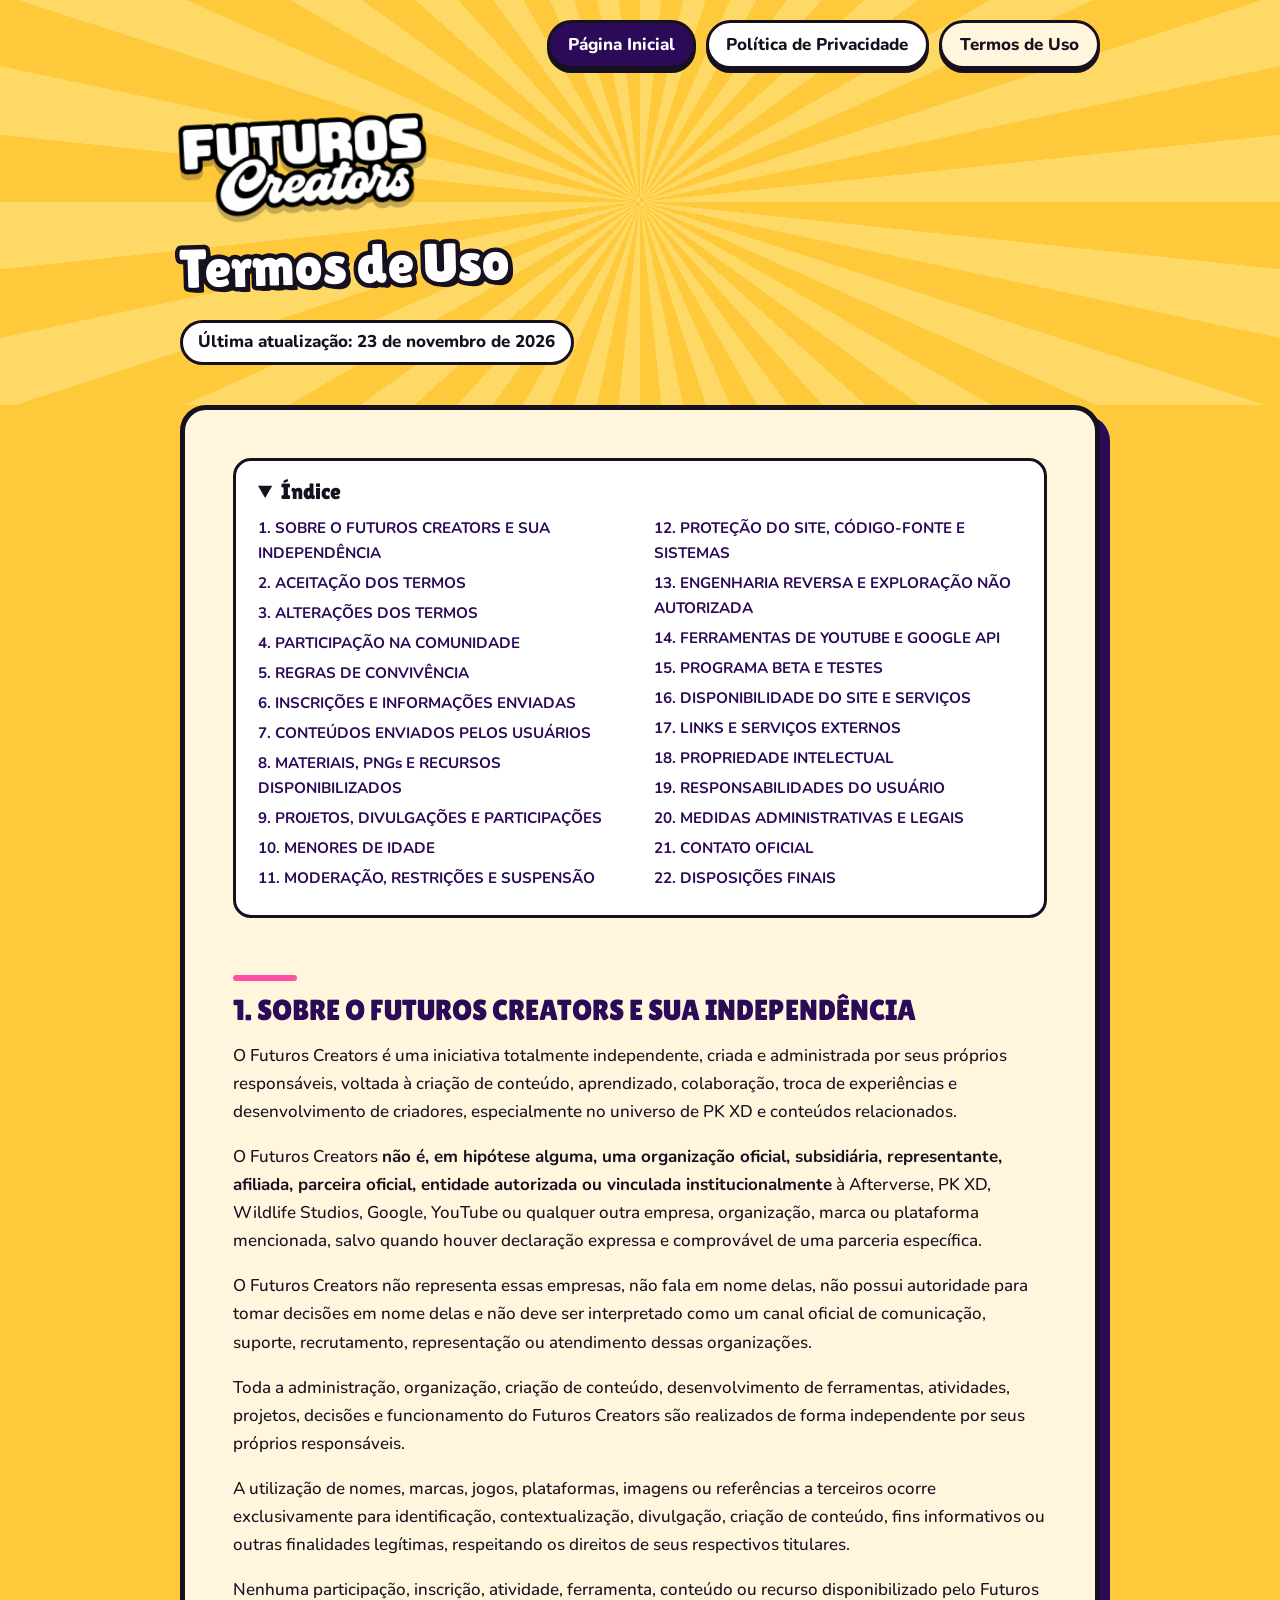
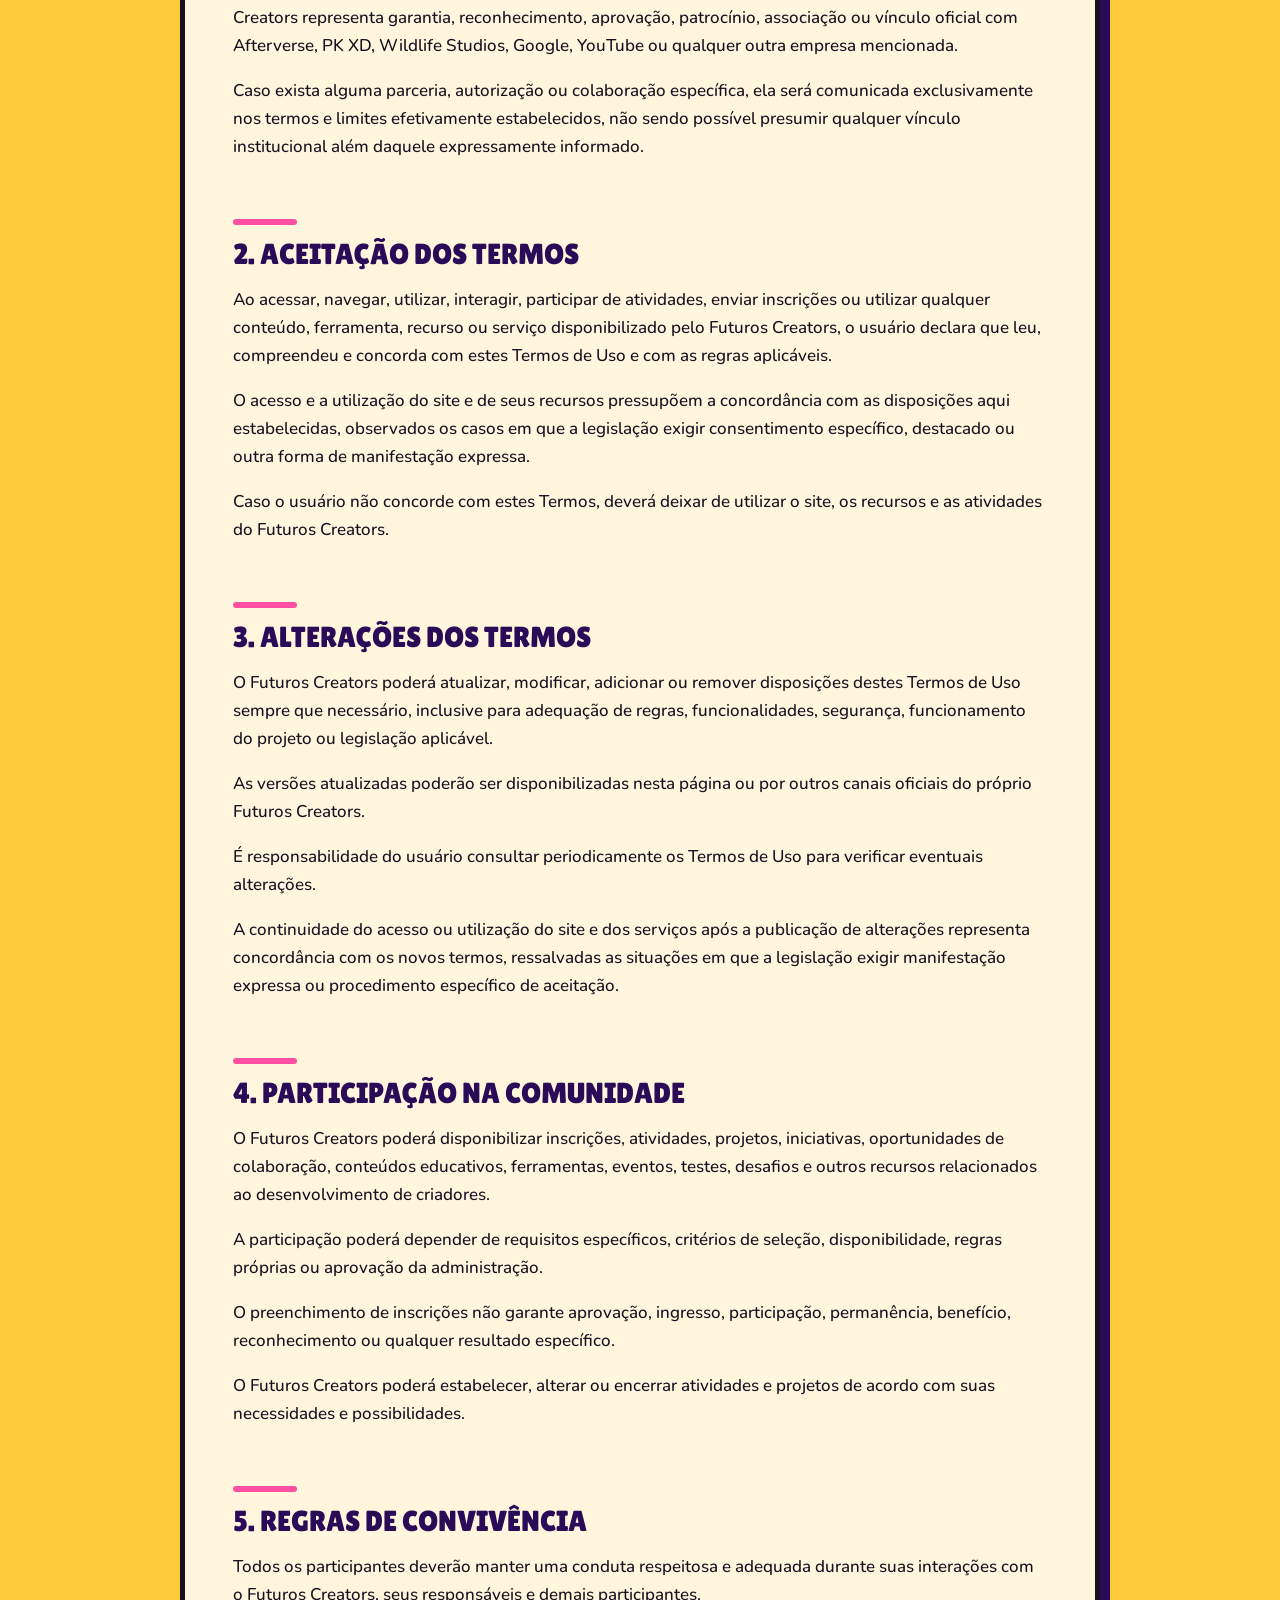
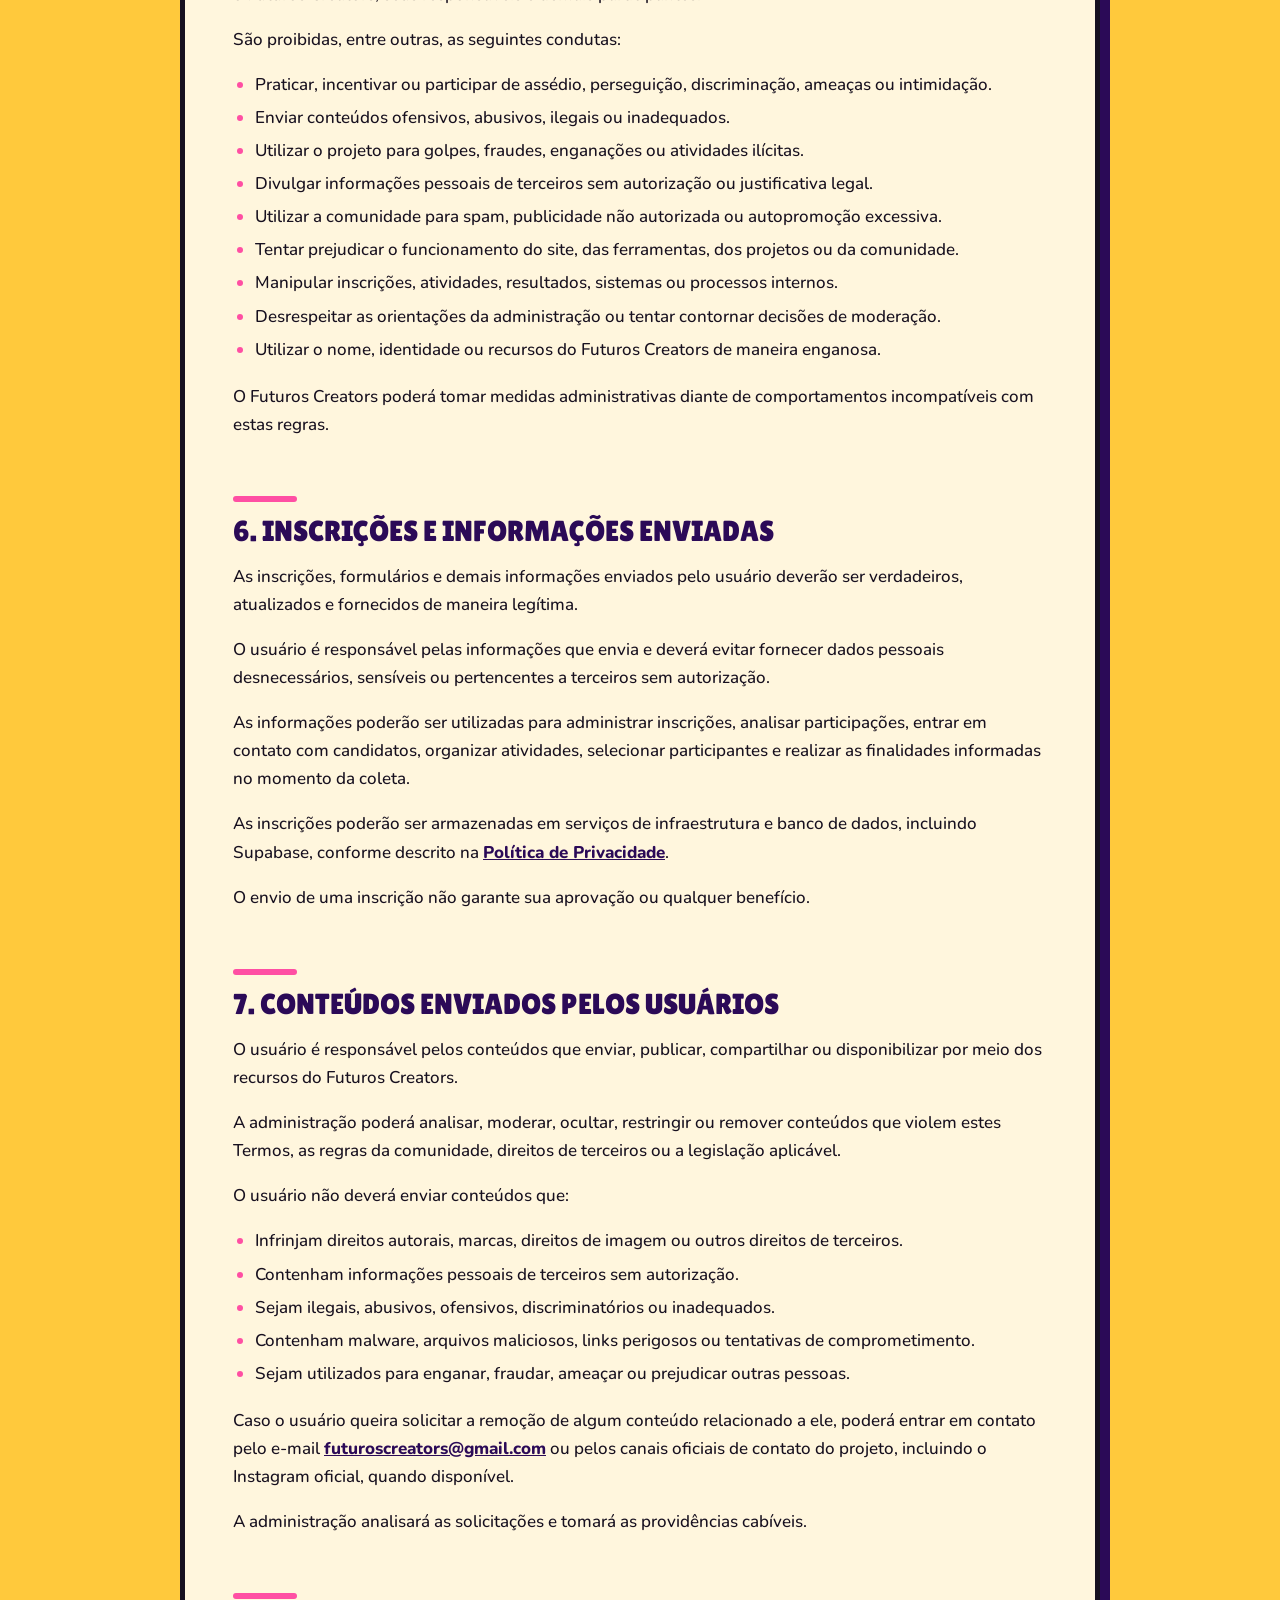
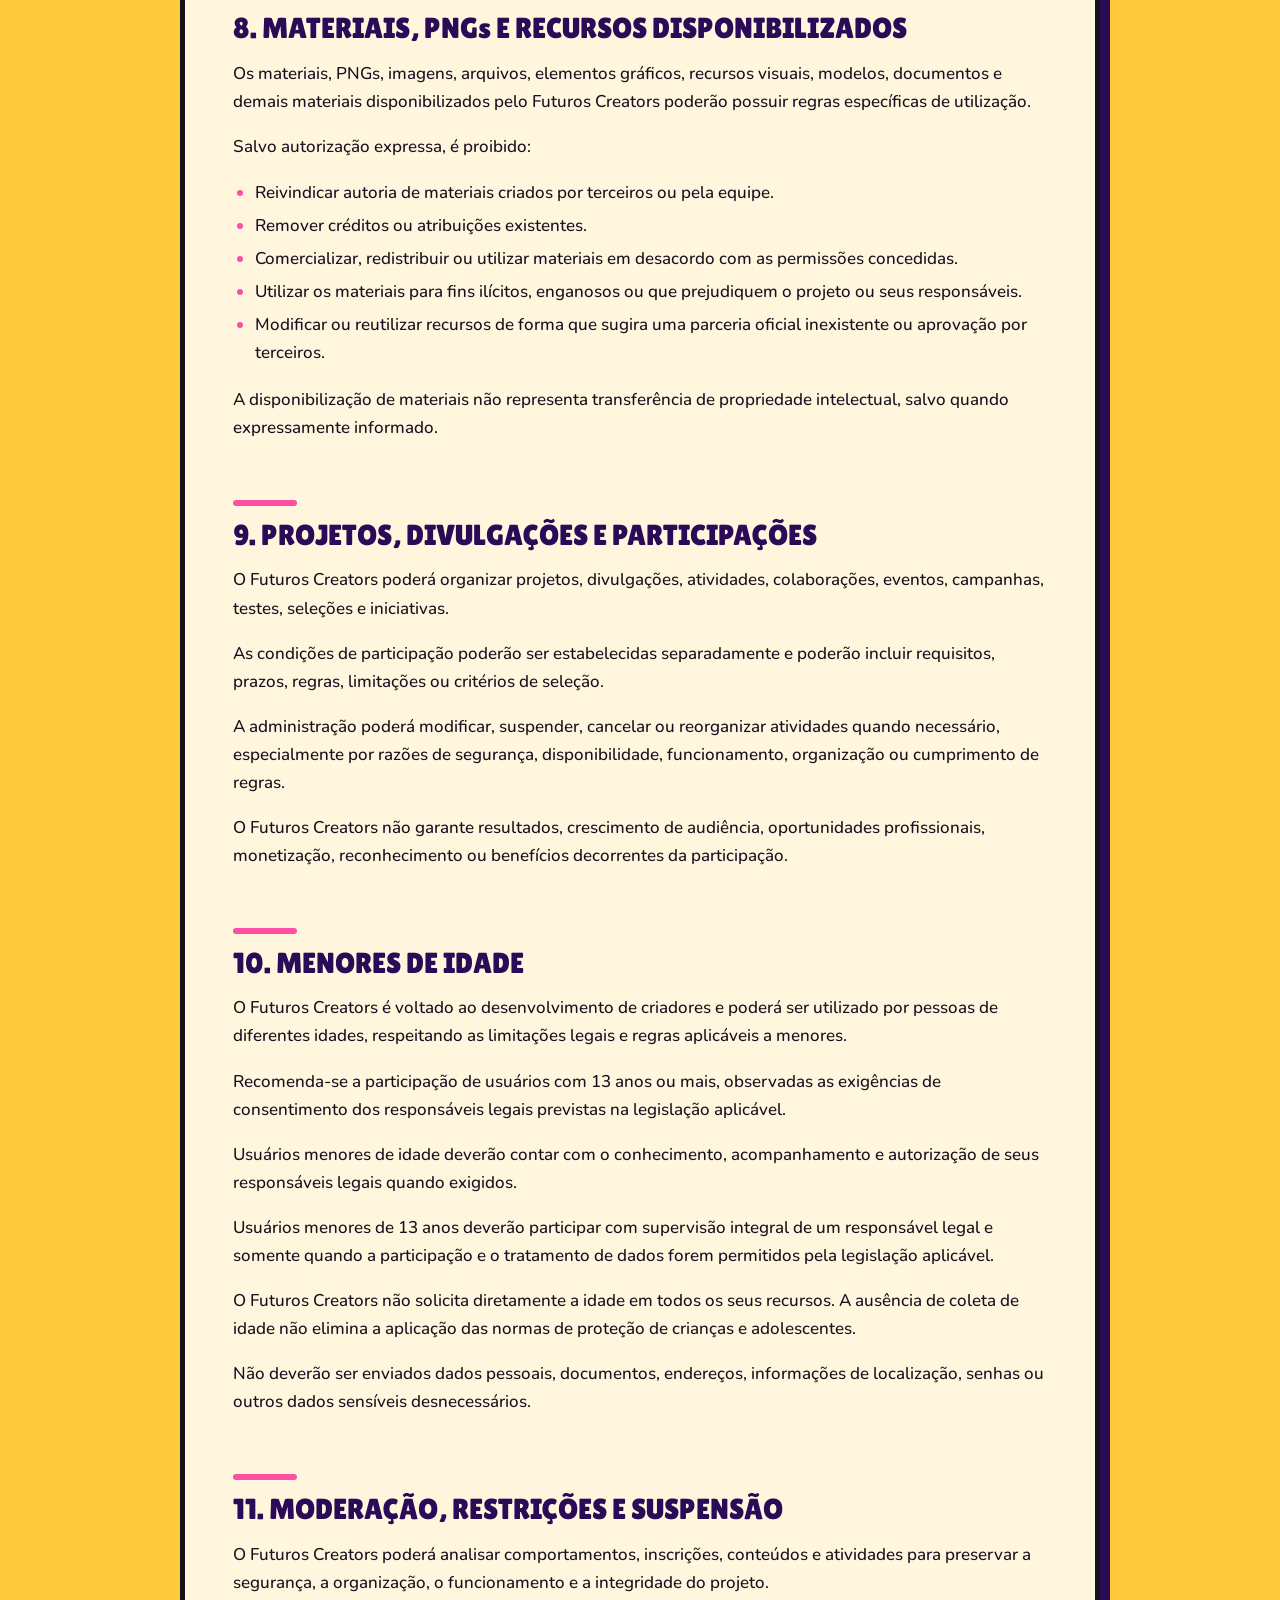
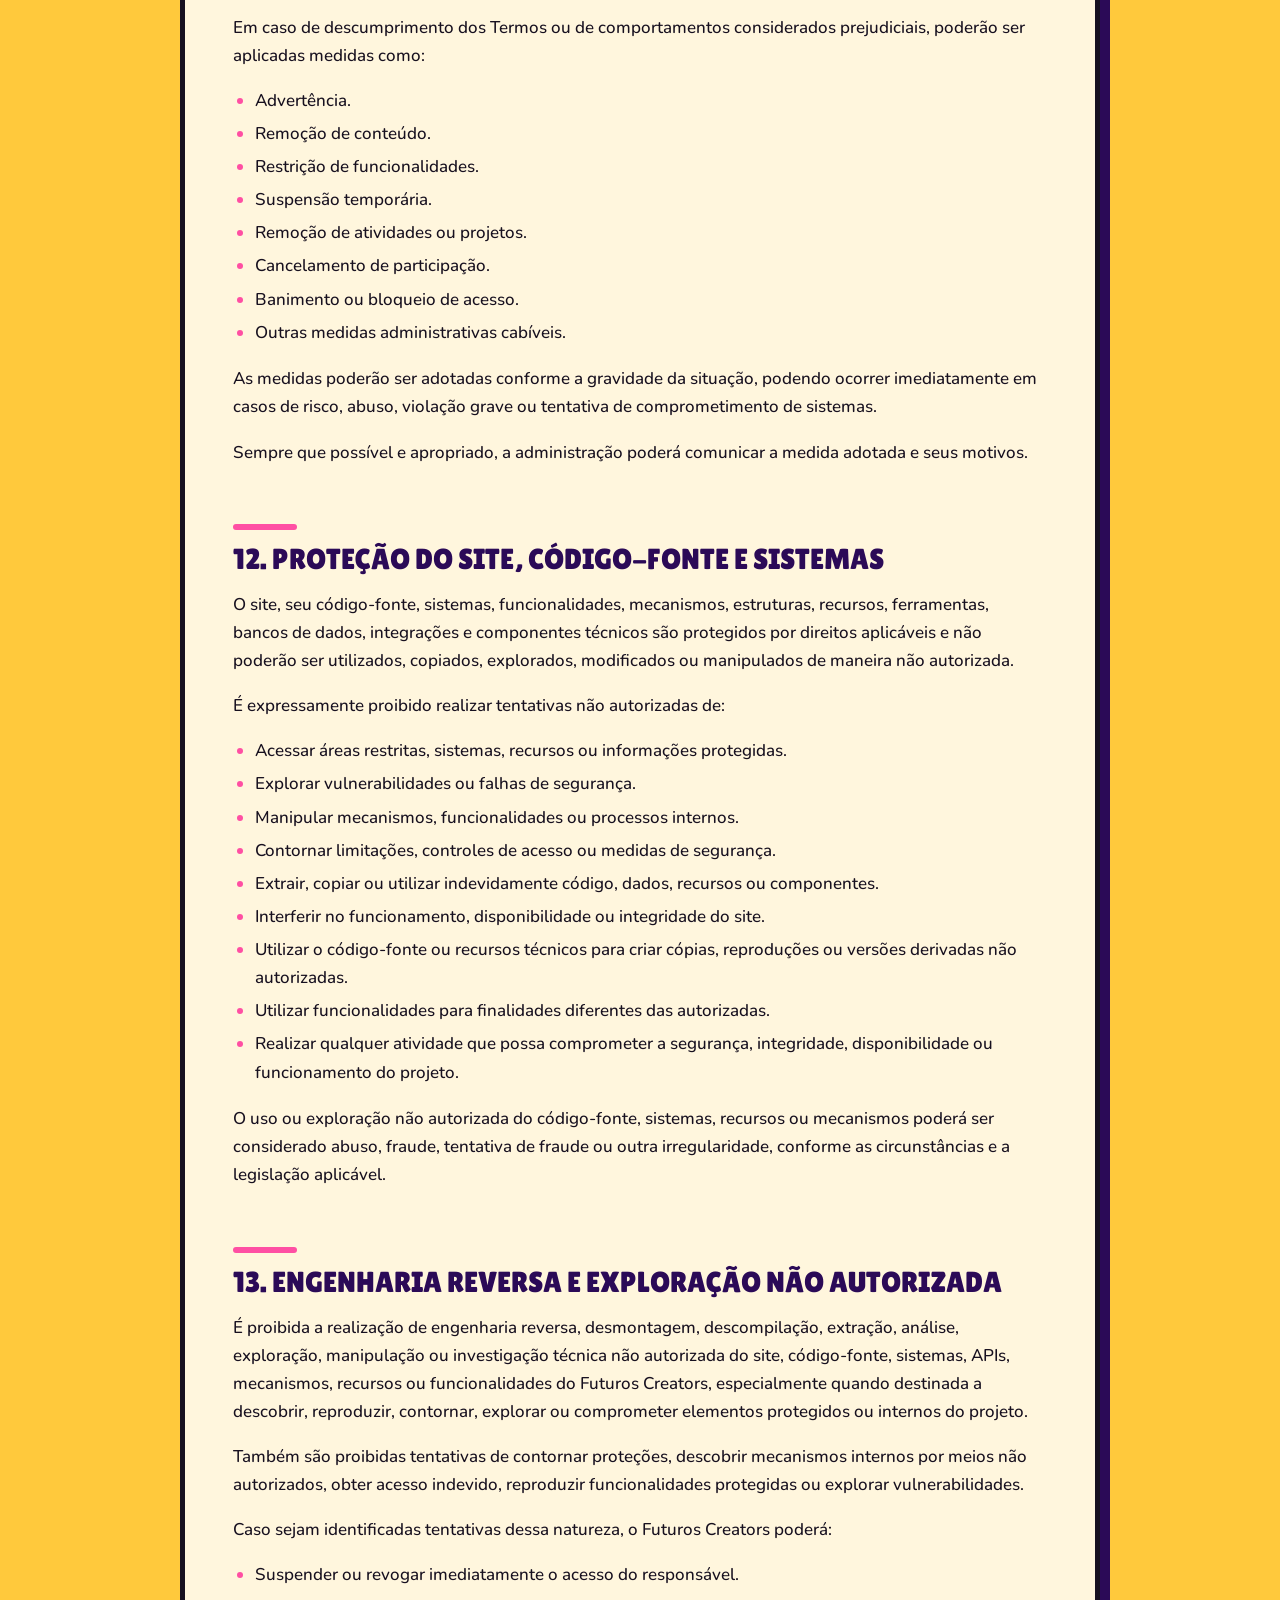
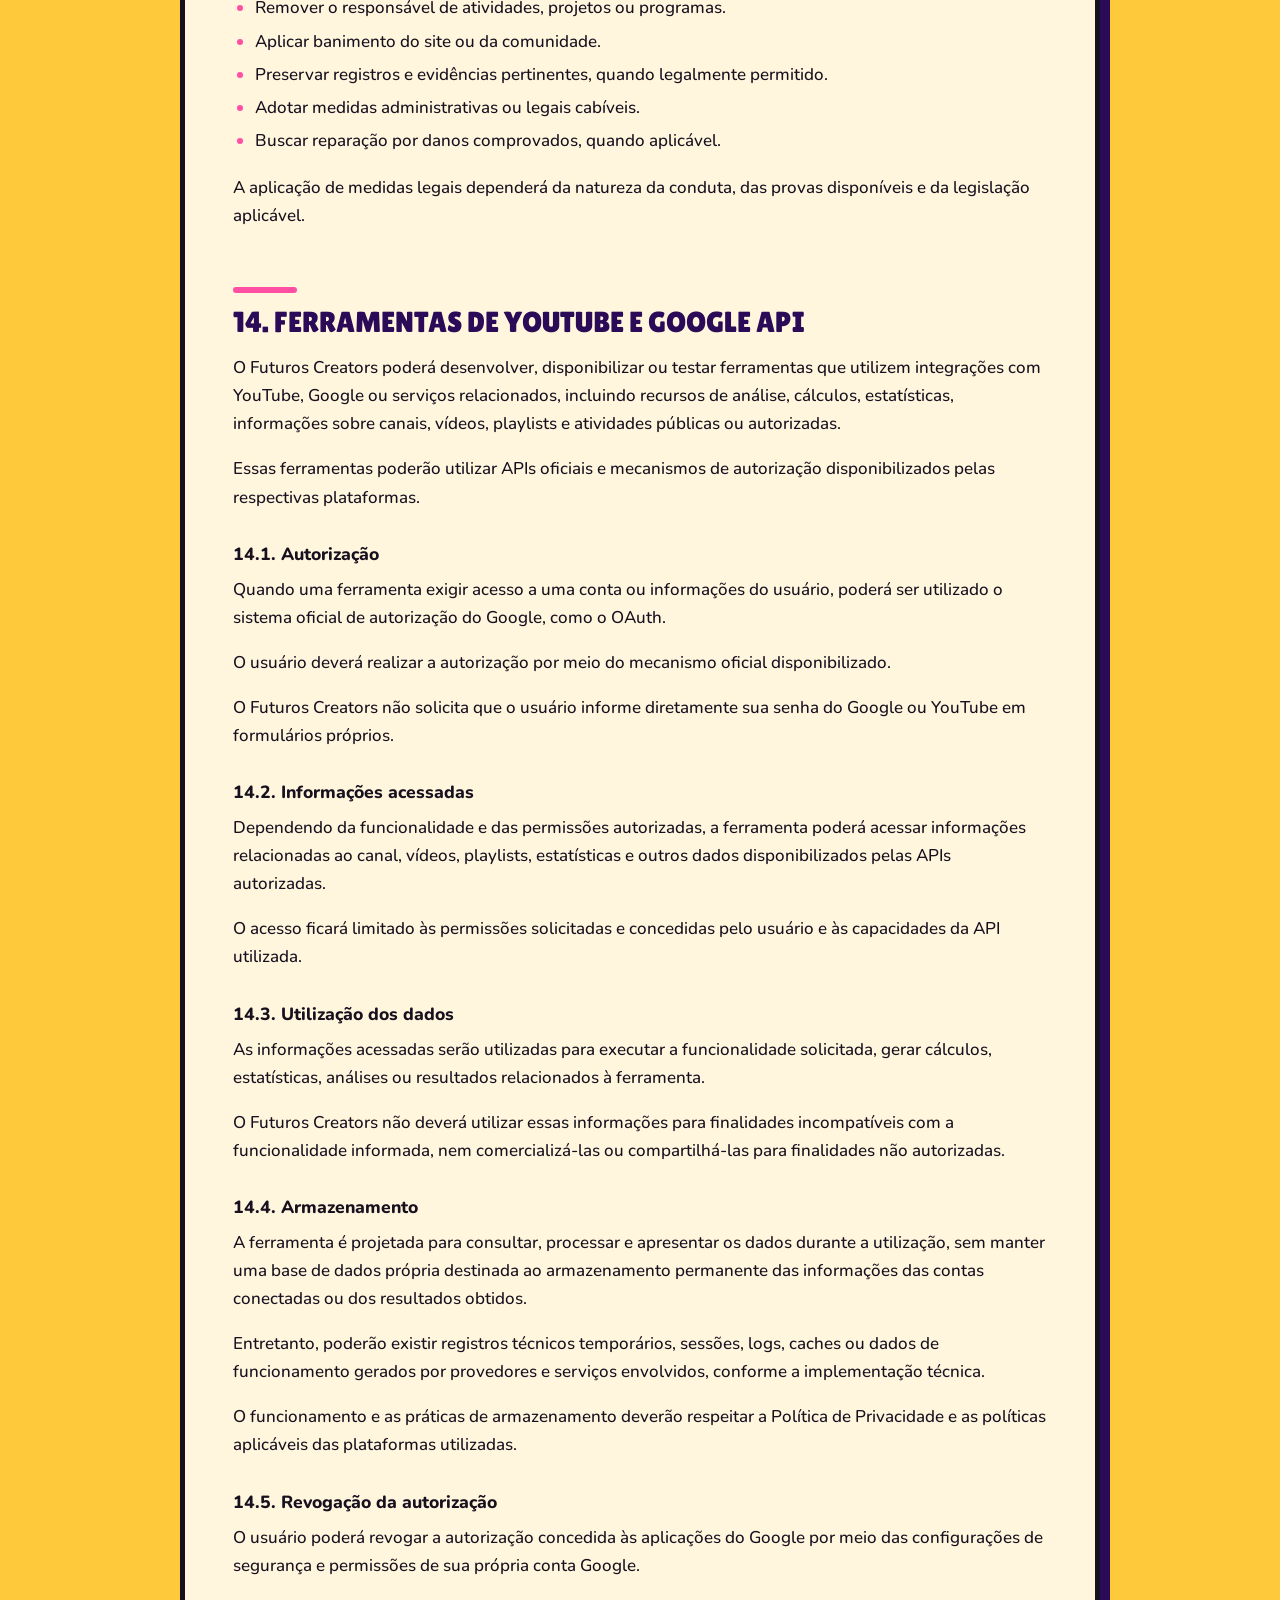
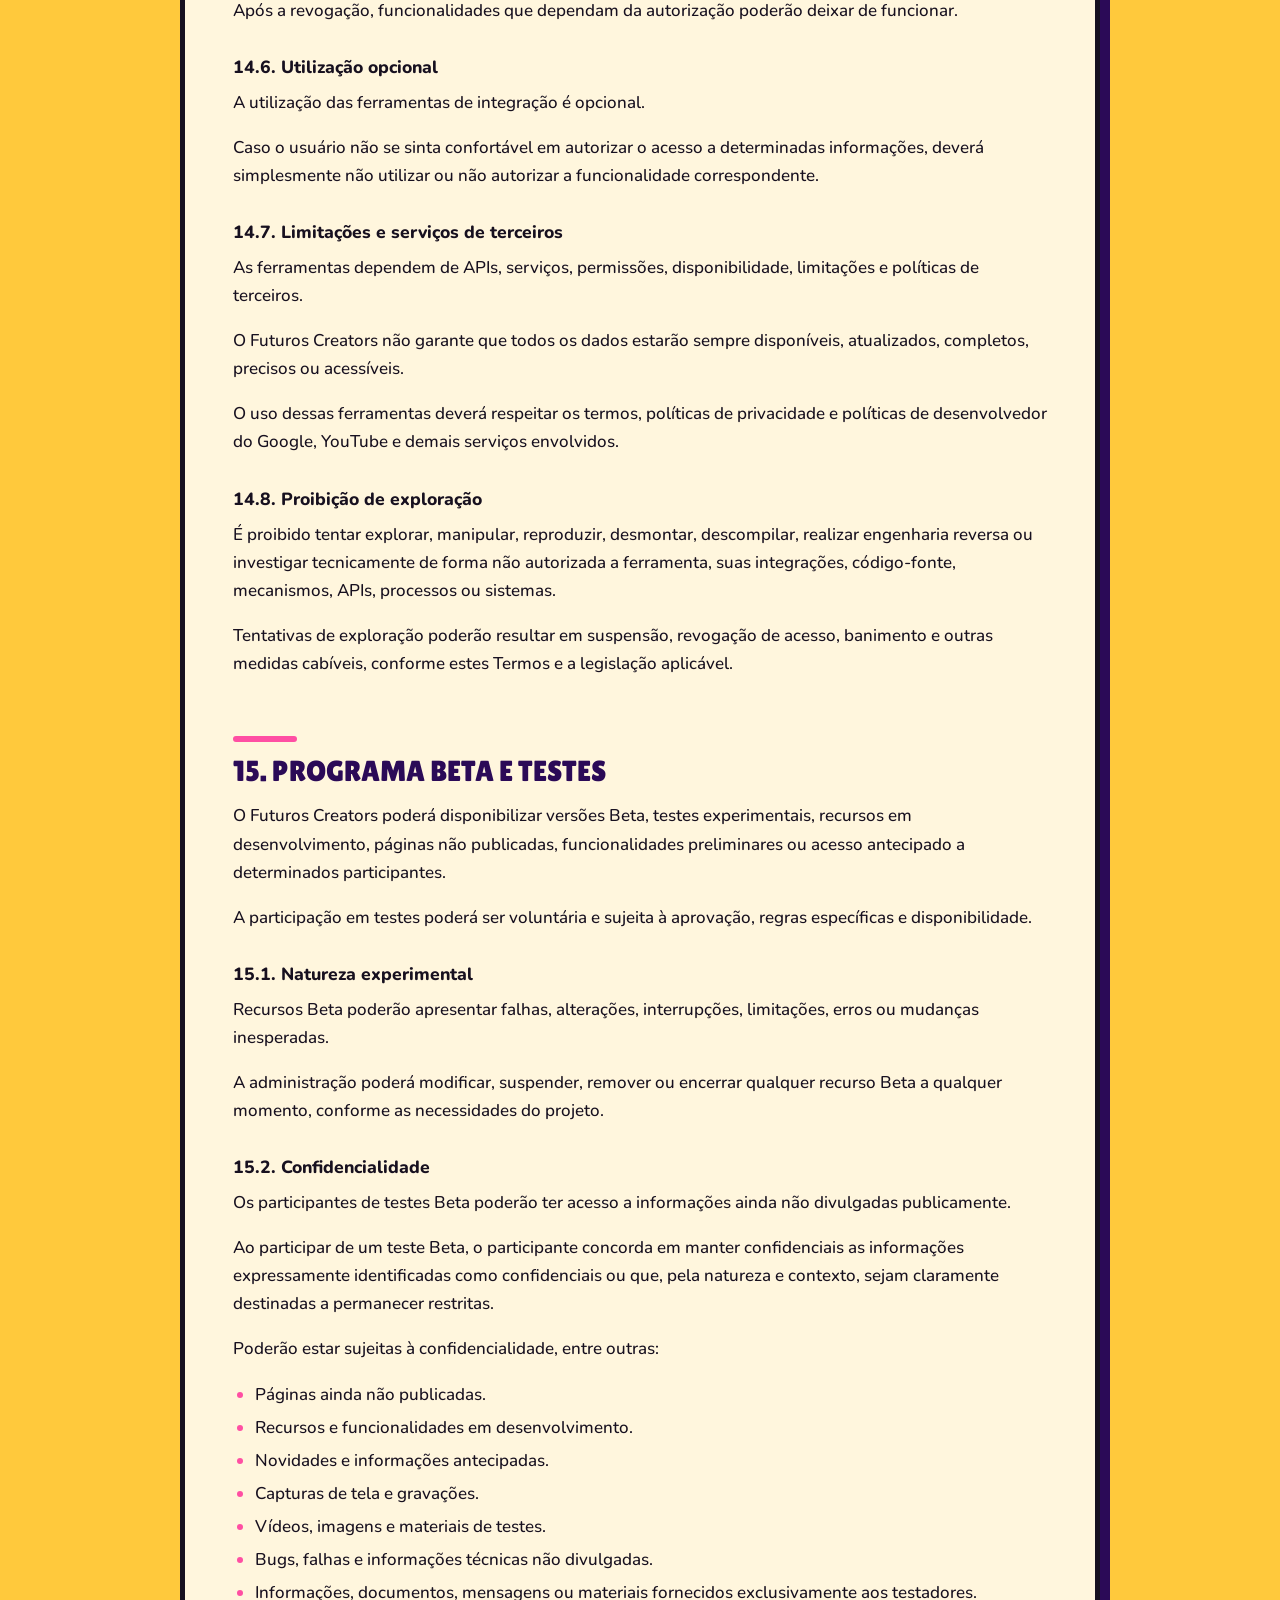
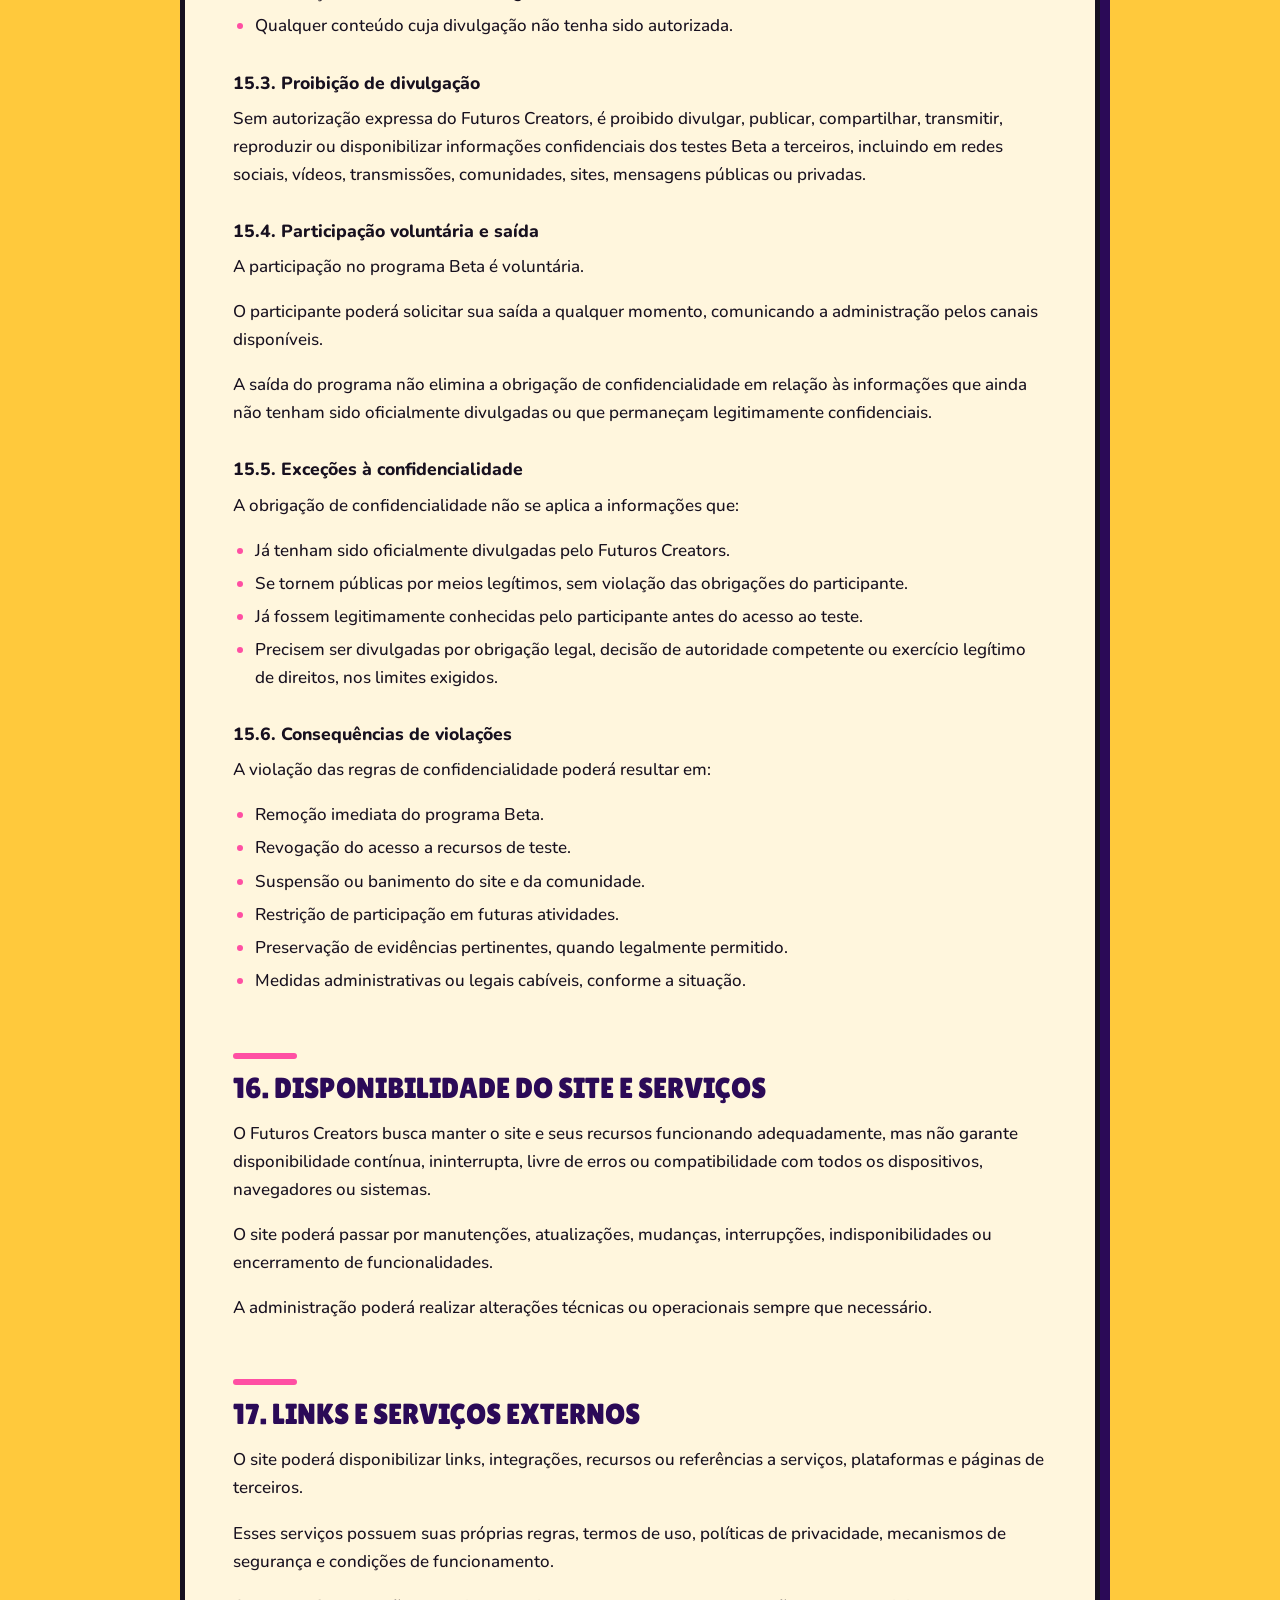
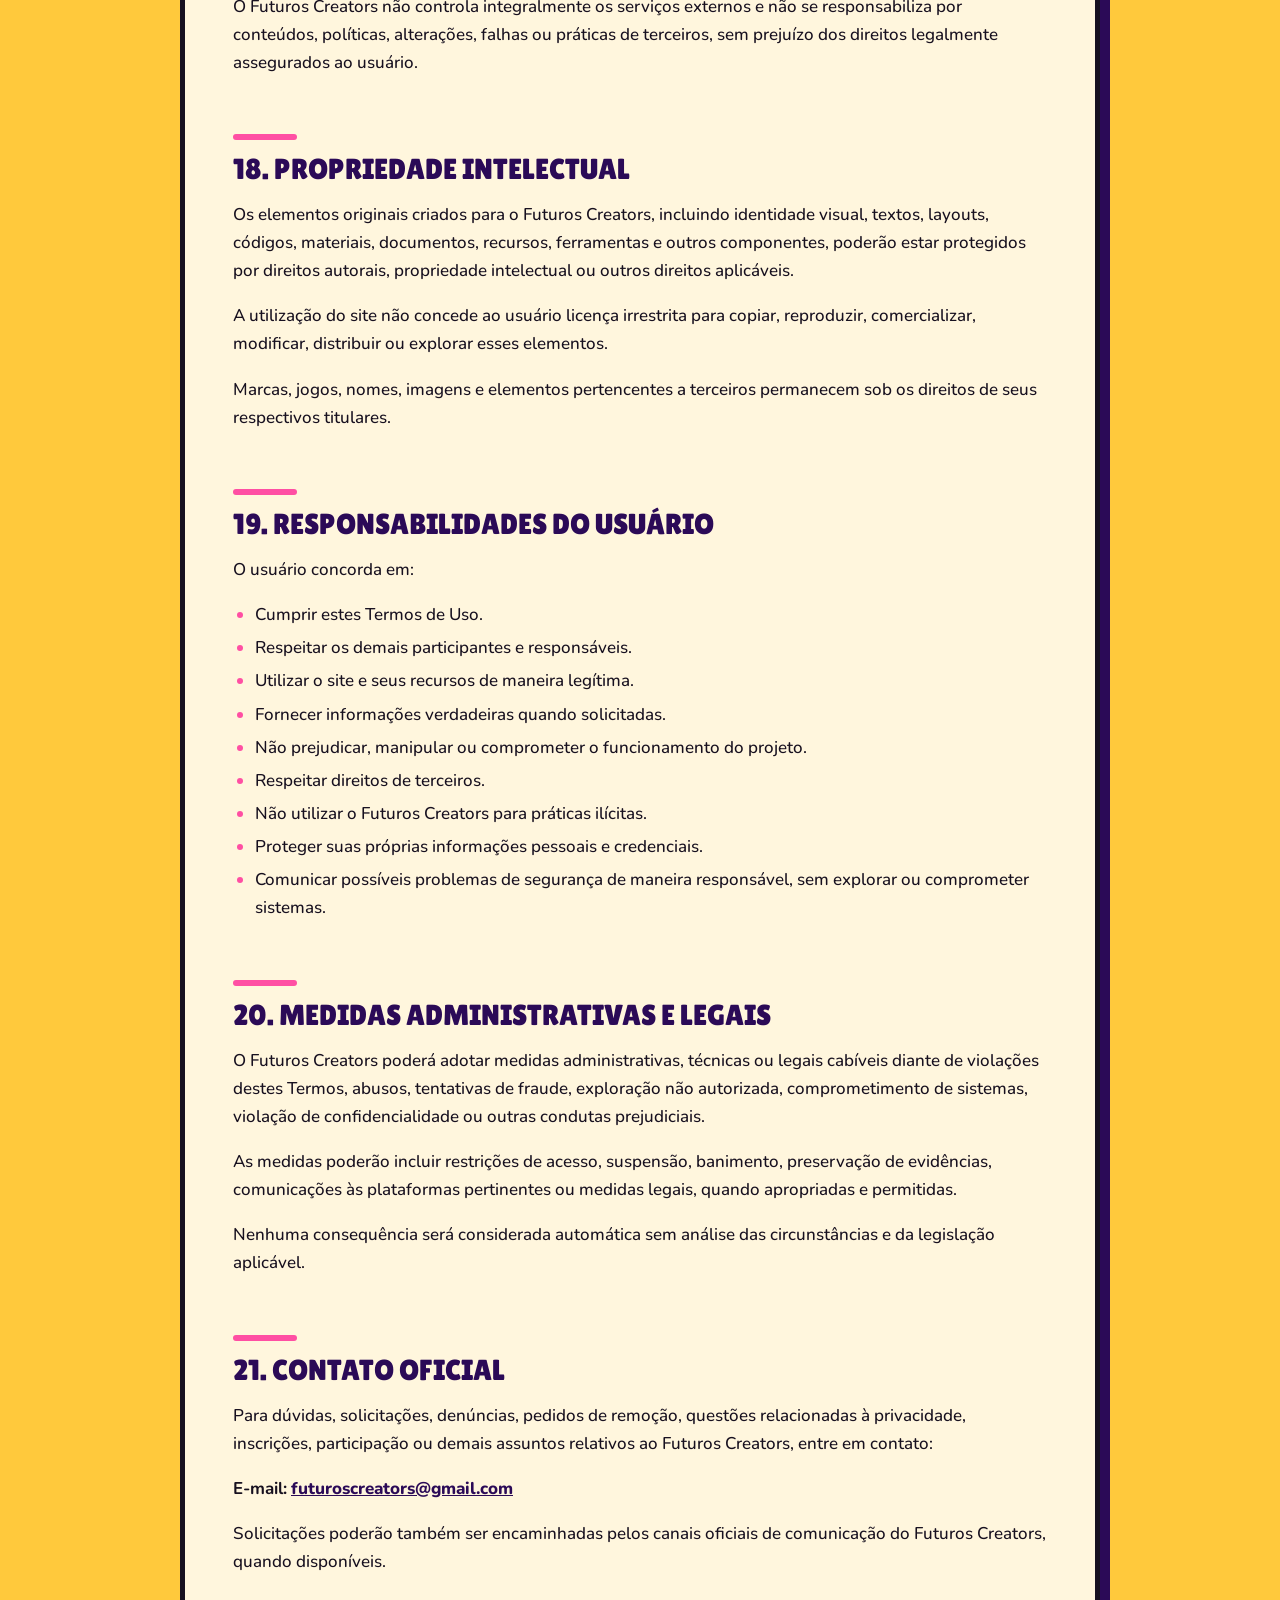
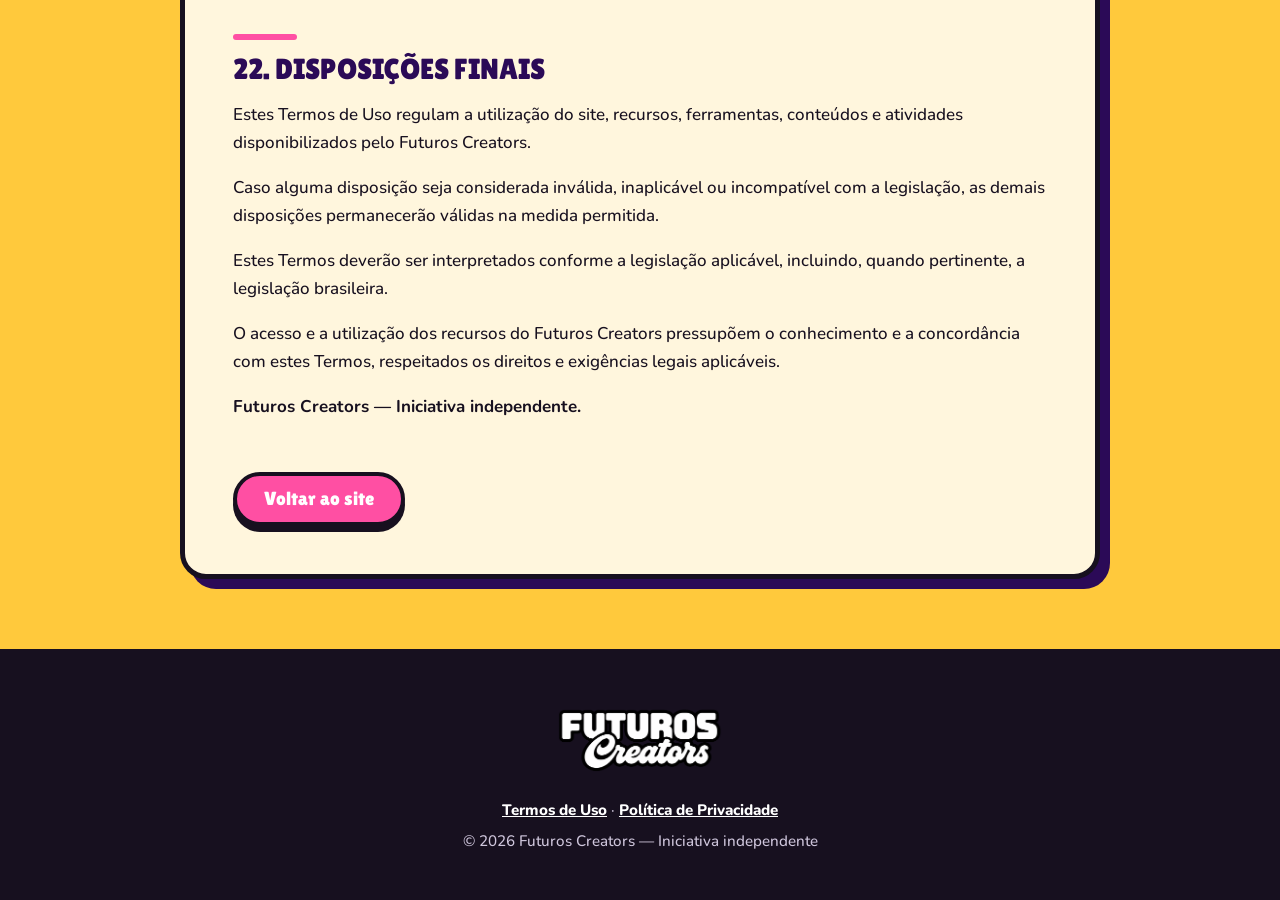
<file: termos-de-uso.html>
<!doctype html>
<html lang="pt-BR">
<head>
<meta charset="utf-8">
<meta name="viewport" content="width=device-width, initial-scale=1">
<title>Termos de Uso — Futuros Creators</title>
<meta name="description" content="Regras de uso do site, das ferramentas e das atividades do Futuros Creators, iniciativa independente.">
<meta name="theme-color" content="#FFC93C">
<link rel="canonical" href="https://futuroscreators.site/termos-de-uso">
<link rel="icon" href="/favicon.png">
<link rel="preconnect" href="https://fonts.googleapis.com">
<link rel="preconnect" href="https://fonts.gstatic.com" crossorigin>
<link href="https://fonts.googleapis.com/css2?family=Lilita+One&family=Nunito:wght@500;700;800&display=swap" rel="stylesheet">
<style>
:root{--sol:#FFC93C;--sol-claro:#FFD966;--uva:#2B0A57;--rosa:#FF4FA3;--ceu:#35D6E0;--tinta:#17101F;--papel:#FFF6DD;--titulo:'Lilita One','Trebuchet MS',sans-serif;--texto:'Nunito',system-ui,sans-serif}
*,*::before,*::after{box-sizing:border-box}
html{scroll-behavior:smooth;scroll-padding-top:16px}
body{margin:0;font:500 1.0625rem/1.65 var(--texto);color:var(--tinta);background:var(--sol);-webkit-font-smoothing:antialiased}
img{max-width:100%;height:auto;display:block}
a{color:var(--uva);font-weight:800;overflow-wrap:anywhere}
:focus-visible{outline:4px solid var(--ceu);outline-offset:3px}
.topo{position:relative;overflow:hidden;padding:20px 20px 40px}
.raios{position:absolute;left:50%;top:50%;width:260vmax;height:260vmax;margin:-130vmax 0 0 -130vmax;background:repeating-conic-gradient(var(--sol-claro) 0 6deg,var(--sol) 6deg 12deg);animation:girar 160s linear infinite;pointer-events:none}
@keyframes girar{to{transform:rotate(360deg)}}
.menu{position:relative;display:flex;justify-content:flex-end;flex-wrap:wrap;gap:10px;max-width:920px;margin:0 auto}
.menu a{padding:.45em 1.05em;font-weight:800;text-decoration:none;color:var(--tinta);background:#fff;border:3px solid var(--tinta);border-radius:999px;box-shadow:0 4px 0 var(--tinta)}
.menu a:hover,.menu a[aria-current]{background:var(--papel)}
.menu .cta{background:var(--uva);color:#fff}
.cab{position:relative;max-width:920px;margin:18px auto 0}
.cab img{width:min(260px,60vw);transform:rotate(-3deg);margin:0 0 -4px -6px;filter:drop-shadow(0 6px 0 rgba(23,16,31,.25))}
h1{margin:0;font:400 clamp(2.1rem,6vw,3.4rem)/1.05 var(--titulo);color:#fff;-webkit-text-stroke:9px var(--tinta);paint-order:stroke fill;text-shadow:4px 5px 0 var(--tinta);transform:rotate(-1.5deg);transform-origin:left center}
.data{display:inline-block;margin:22px 0 0;padding:.3em .9em;font-weight:800;background:#fff;border:3px solid var(--tinta);border-radius:999px}
main{padding:0 20px 70px}
.folha{max-width:920px;margin:0 auto;padding:clamp(22px,4vw,48px);background:var(--papel);border:5px solid var(--tinta);border-radius:26px;box-shadow:10px 10px 0 var(--uva)}
.indice{margin:0 0 34px;padding:18px 22px;background:#fff;border:3px solid var(--tinta);border-radius:18px}
.indice summary{cursor:pointer;font:400 1.35rem var(--titulo)}
.indice ol{margin:12px 0 0;padding:0;list-style:none;columns:2 280px;column-gap:28px;font-size:.95rem}
.indice li{margin:0 0 5px;break-inside:avoid}
.indice a{font-weight:700;text-decoration:none}.indice a:hover{text-decoration:underline}
h2{margin:2em 0 .5em;font:400 clamp(1.4rem,3.4vw,1.8rem)/1.2 var(--titulo);color:var(--uva)}
h2::before{content:"";display:block;width:64px;height:6px;margin-bottom:12px;background:var(--rosa);border-radius:6px}
h3{margin:1.6em 0 .4em;font-weight:800;font-size:1.1rem}
p{margin:0 0 1em}ul{margin:0 0 1.1em;padding-left:1.3em}li{margin:.3em 0}li::marker{color:var(--rosa)}
.volta{display:inline-block;margin-top:34px;padding:.7em 1.4em;font:400 1.2rem/1 var(--titulo);color:#fff;text-decoration:none;background:var(--rosa);border:4px solid var(--tinta);border-radius:999px;box-shadow:0 6px 0 var(--tinta)}
.volta:hover{transform:translateY(2px);box-shadow:0 4px 0 var(--tinta)}
.rodape{padding:40px 20px;text-align:center;background:var(--tinta);color:#cfc6dc}
.rodape img{width:170px;margin:0 auto 6px}.rodape p{margin:0 0 6px;font-size:.95rem}
.rodape a{color:#fff}
@media(prefers-reduced-motion:reduce){.raios{animation:none}}
@media print{.raios,.menu,.indice,.volta{display:none}body{background:#fff}.folha{box-shadow:none}}
</style>
</head>
<body>
<header class="topo">
<div class="raios" aria-hidden="true"></div>
<nav class="menu" aria-label="Links institucionais">
<a href="/" class="cta">Página Inicial</a>
<a href="/politica-de-privacidade.html">Política de Privacidade</a>
<a href="/termos-de-uso.html" aria-current="page">Termos de Uso</a>
</nav>
<div class="cab">
<a href="/" aria-label="Futuros Creators, página inicial"><img src="/logo-creators.png" alt="Futuros Creators" width="1000" height="607"></a>
<h1>Termos de Uso</h1>
<span class="data">Última atualização: 23 de novembro de 2026</span>
</div>
</header>
<main>
<article class="folha">
<details class="indice" open><summary>Índice</summary><ol><li><a href="#s1">1. SOBRE O FUTUROS CREATORS E SUA INDEPENDÊNCIA</a></li><li><a href="#s2">2. ACEITAÇÃO DOS TERMOS</a></li><li><a href="#s3">3. ALTERAÇÕES DOS TERMOS</a></li><li><a href="#s4">4. PARTICIPAÇÃO NA COMUNIDADE</a></li><li><a href="#s5">5. REGRAS DE CONVIVÊNCIA</a></li><li><a href="#s6">6. INSCRIÇÕES E INFORMAÇÕES ENVIADAS</a></li><li><a href="#s7">7. CONTEÚDOS ENVIADOS PELOS USUÁRIOS</a></li><li><a href="#s8">8. MATERIAIS, PNGs E RECURSOS DISPONIBILIZADOS</a></li><li><a href="#s9">9. PROJETOS, DIVULGAÇÕES E PARTICIPAÇÕES</a></li><li><a href="#s10">10. MENORES DE IDADE</a></li><li><a href="#s11">11. MODERAÇÃO, RESTRIÇÕES E SUSPENSÃO</a></li><li><a href="#s12">12. PROTEÇÃO DO SITE, CÓDIGO-FONTE E SISTEMAS</a></li><li><a href="#s13">13. ENGENHARIA REVERSA E EXPLORAÇÃO NÃO AUTORIZADA</a></li><li><a href="#s14">14. FERRAMENTAS DE YOUTUBE E GOOGLE API</a></li><li><a href="#s15">15. PROGRAMA BETA E TESTES</a></li><li><a href="#s16">16. DISPONIBILIDADE DO SITE E SERVIÇOS</a></li><li><a href="#s17">17. LINKS E SERVIÇOS EXTERNOS</a></li><li><a href="#s18">18. PROPRIEDADE INTELECTUAL</a></li><li><a href="#s19">19. RESPONSABILIDADES DO USUÁRIO</a></li><li><a href="#s20">20. MEDIDAS ADMINISTRATIVAS E LEGAIS</a></li><li><a href="#s21">21. CONTATO OFICIAL</a></li><li><a href="#s22">22. DISPOSIÇÕES FINAIS</a></li></ol></details>

<h2 id="s1">1. SOBRE O FUTUROS CREATORS E SUA INDEPENDÊNCIA</h2>
<p>O Futuros Creators é uma iniciativa totalmente independente, criada e administrada por seus próprios responsáveis, voltada à criação de conteúdo, aprendizado, colaboração, troca de experiências e desenvolvimento de criadores, especialmente no universo de PK XD e conteúdos relacionados.</p>
<p>O Futuros Creators <strong>não é, em hipótese alguma, uma organização oficial, subsidiária, representante, afiliada, parceira oficial, entidade autorizada ou vinculada institucionalmente</strong> à Afterverse, PK XD, Wildlife Studios, Google, YouTube ou qualquer outra empresa, organização, marca ou plataforma mencionada, salvo quando houver declaração expressa e comprovável de uma parceria específica.</p>
<p>O Futuros Creators não representa essas empresas, não fala em nome delas, não possui autoridade para tomar decisões em nome delas e não deve ser interpretado como um canal oficial de comunicação, suporte, recrutamento, representação ou atendimento dessas organizações.</p>
<p>Toda a administração, organização, criação de conteúdo, desenvolvimento de ferramentas, atividades, projetos, decisões e funcionamento do Futuros Creators são realizados de forma independente por seus próprios responsáveis.</p>
<p>A utilização de nomes, marcas, jogos, plataformas, imagens ou referências a terceiros ocorre exclusivamente para identificação, contextualização, divulgação, criação de conteúdo, fins informativos ou outras finalidades legítimas, respeitando os direitos de seus respectivos titulares.</p>
<p>Nenhuma participação, inscrição, atividade, ferramenta, conteúdo ou recurso disponibilizado pelo Futuros Creators representa garantia, reconhecimento, aprovação, patrocínio, associação ou vínculo oficial com Afterverse, PK XD, Wildlife Studios, Google, YouTube ou qualquer outra empresa mencionada.</p>
<p>Caso exista alguma parceria, autorização ou colaboração específica, ela será comunicada exclusivamente nos termos e limites efetivamente estabelecidos, não sendo possível presumir qualquer vínculo institucional além daquele expressamente informado.</p>
<h2 id="s2">2. ACEITAÇÃO DOS TERMOS</h2>
<p>Ao acessar, navegar, utilizar, interagir, participar de atividades, enviar inscrições ou utilizar qualquer conteúdo, ferramenta, recurso ou serviço disponibilizado pelo Futuros Creators, o usuário declara que leu, compreendeu e concorda com estes Termos de Uso e com as regras aplicáveis.</p>
<p>O acesso e a utilização do site e de seus recursos pressupõem a concordância com as disposições aqui estabelecidas, observados os casos em que a legislação exigir consentimento específico, destacado ou outra forma de manifestação expressa.</p>
<p>Caso o usuário não concorde com estes Termos, deverá deixar de utilizar o site, os recursos e as atividades do Futuros Creators.</p>
<h2 id="s3">3. ALTERAÇÕES DOS TERMOS</h2>
<p>O Futuros Creators poderá atualizar, modificar, adicionar ou remover disposições destes Termos de Uso sempre que necessário, inclusive para adequação de regras, funcionalidades, segurança, funcionamento do projeto ou legislação aplicável.</p>
<p>As versões atualizadas poderão ser disponibilizadas nesta página ou por outros canais oficiais do próprio Futuros Creators.</p>
<p>É responsabilidade do usuário consultar periodicamente os Termos de Uso para verificar eventuais alterações.</p>
<p>A continuidade do acesso ou utilização do site e dos serviços após a publicação de alterações representa concordância com os novos termos, ressalvadas as situações em que a legislação exigir manifestação expressa ou procedimento específico de aceitação.</p>
<h2 id="s4">4. PARTICIPAÇÃO NA COMUNIDADE</h2>
<p>O Futuros Creators poderá disponibilizar inscrições, atividades, projetos, iniciativas, oportunidades de colaboração, conteúdos educativos, ferramentas, eventos, testes, desafios e outros recursos relacionados ao desenvolvimento de criadores.</p>
<p>A participação poderá depender de requisitos específicos, critérios de seleção, disponibilidade, regras próprias ou aprovação da administração.</p>
<p>O preenchimento de inscrições não garante aprovação, ingresso, participação, permanência, benefício, reconhecimento ou qualquer resultado específico.</p>
<p>O Futuros Creators poderá estabelecer, alterar ou encerrar atividades e projetos de acordo com suas necessidades e possibilidades.</p>
<h2 id="s5">5. REGRAS DE CONVIVÊNCIA</h2>
<p>Todos os participantes deverão manter uma conduta respeitosa e adequada durante suas interações com o Futuros Creators, seus responsáveis e demais participantes.</p>
<p>São proibidas, entre outras, as seguintes condutas:</p>
<ul>
<li>Praticar, incentivar ou participar de assédio, perseguição, discriminação, ameaças ou intimidação.</li>
<li>Enviar conteúdos ofensivos, abusivos, ilegais ou inadequados.</li>
<li>Utilizar o projeto para golpes, fraudes, enganações ou atividades ilícitas.</li>
<li>Divulgar informações pessoais de terceiros sem autorização ou justificativa legal.</li>
<li>Utilizar a comunidade para spam, publicidade não autorizada ou autopromoção excessiva.</li>
<li>Tentar prejudicar o funcionamento do site, das ferramentas, dos projetos ou da comunidade.</li>
<li>Manipular inscrições, atividades, resultados, sistemas ou processos internos.</li>
<li>Desrespeitar as orientações da administração ou tentar contornar decisões de moderação.</li>
<li>Utilizar o nome, identidade ou recursos do Futuros Creators de maneira enganosa.</li>
</ul>
<p>O Futuros Creators poderá tomar medidas administrativas diante de comportamentos incompatíveis com estas regras.</p>
<h2 id="s6">6. INSCRIÇÕES E INFORMAÇÕES ENVIADAS</h2>
<p>As inscrições, formulários e demais informações enviados pelo usuário deverão ser verdadeiros, atualizados e fornecidos de maneira legítima.</p>
<p>O usuário é responsável pelas informações que envia e deverá evitar fornecer dados pessoais desnecessários, sensíveis ou pertencentes a terceiros sem autorização.</p>
<p>As informações poderão ser utilizadas para administrar inscrições, analisar participações, entrar em contato com candidatos, organizar atividades, selecionar participantes e realizar as finalidades informadas no momento da coleta.</p>
<p>As inscrições poderão ser armazenadas em serviços de infraestrutura e banco de dados, incluindo Supabase, conforme descrito na <a href="/politica-de-privacidade.html">Política de Privacidade</a>.</p>
<p>O envio de uma inscrição não garante sua aprovação ou qualquer benefício.</p>
<h2 id="s7">7. CONTEÚDOS ENVIADOS PELOS USUÁRIOS</h2>
<p>O usuário é responsável pelos conteúdos que enviar, publicar, compartilhar ou disponibilizar por meio dos recursos do Futuros Creators.</p>
<p>A administração poderá analisar, moderar, ocultar, restringir ou remover conteúdos que violem estes Termos, as regras da comunidade, direitos de terceiros ou a legislação aplicável.</p>
<p>O usuário não deverá enviar conteúdos que:</p>
<ul>
<li>Infrinjam direitos autorais, marcas, direitos de imagem ou outros direitos de terceiros.</li>
<li>Contenham informações pessoais de terceiros sem autorização.</li>
<li>Sejam ilegais, abusivos, ofensivos, discriminatórios ou inadequados.</li>
<li>Contenham malware, arquivos maliciosos, links perigosos ou tentativas de comprometimento.</li>
<li>Sejam utilizados para enganar, fraudar, ameaçar ou prejudicar outras pessoas.</li>
</ul>
<p>Caso o usuário queira solicitar a remoção de algum conteúdo relacionado a ele, poderá entrar em contato pelo e-mail <a href="mailto:futuroscreators@gmail.com">futuroscreators@gmail.com</a> ou pelos canais oficiais de contato do projeto, incluindo o Instagram oficial, quando disponível.</p>
<p>A administração analisará as solicitações e tomará as providências cabíveis.</p>
<h2 id="s8">8. MATERIAIS, PNGs E RECURSOS DISPONIBILIZADOS</h2>
<p>Os materiais, PNGs, imagens, arquivos, elementos gráficos, recursos visuais, modelos, documentos e demais materiais disponibilizados pelo Futuros Creators poderão possuir regras específicas de utilização.</p>
<p>Salvo autorização expressa, é proibido:</p>
<ul>
<li>Reivindicar autoria de materiais criados por terceiros ou pela equipe.</li>
<li>Remover créditos ou atribuições existentes.</li>
<li>Comercializar, redistribuir ou utilizar materiais em desacordo com as permissões concedidas.</li>
<li>Utilizar os materiais para fins ilícitos, enganosos ou que prejudiquem o projeto ou seus responsáveis.</li>
<li>Modificar ou reutilizar recursos de forma que sugira uma parceria oficial inexistente ou aprovação por terceiros.</li>
</ul>
<p>A disponibilização de materiais não representa transferência de propriedade intelectual, salvo quando expressamente informado.</p>
<h2 id="s9">9. PROJETOS, DIVULGAÇÕES E PARTICIPAÇÕES</h2>
<p>O Futuros Creators poderá organizar projetos, divulgações, atividades, colaborações, eventos, campanhas, testes, seleções e iniciativas.</p>
<p>As condições de participação poderão ser estabelecidas separadamente e poderão incluir requisitos, prazos, regras, limitações ou critérios de seleção.</p>
<p>A administração poderá modificar, suspender, cancelar ou reorganizar atividades quando necessário, especialmente por razões de segurança, disponibilidade, funcionamento, organização ou cumprimento de regras.</p>
<p>O Futuros Creators não garante resultados, crescimento de audiência, oportunidades profissionais, monetização, reconhecimento ou benefícios decorrentes da participação.</p>
<h2 id="s10">10. MENORES DE IDADE</h2>
<p>O Futuros Creators é voltado ao desenvolvimento de criadores e poderá ser utilizado por pessoas de diferentes idades, respeitando as limitações legais e regras aplicáveis a menores.</p>
<p>Recomenda-se a participação de usuários com 13 anos ou mais, observadas as exigências de consentimento dos responsáveis legais previstas na legislação aplicável.</p>
<p>Usuários menores de idade deverão contar com o conhecimento, acompanhamento e autorização de seus responsáveis legais quando exigidos.</p>
<p>Usuários menores de 13 anos deverão participar com supervisão integral de um responsável legal e somente quando a participação e o tratamento de dados forem permitidos pela legislação aplicável.</p>
<p>O Futuros Creators não solicita diretamente a idade em todos os seus recursos. A ausência de coleta de idade não elimina a aplicação das normas de proteção de crianças e adolescentes.</p>
<p>Não deverão ser enviados dados pessoais, documentos, endereços, informações de localização, senhas ou outros dados sensíveis desnecessários.</p>
<h2 id="s11">11. MODERAÇÃO, RESTRIÇÕES E SUSPENSÃO</h2>
<p>O Futuros Creators poderá analisar comportamentos, inscrições, conteúdos e atividades para preservar a segurança, a organização, o funcionamento e a integridade do projeto.</p>
<p>Em caso de descumprimento dos Termos ou de comportamentos considerados prejudiciais, poderão ser aplicadas medidas como:</p>
<ul>
<li>Advertência.</li>
<li>Remoção de conteúdo.</li>
<li>Restrição de funcionalidades.</li>
<li>Suspensão temporária.</li>
<li>Remoção de atividades ou projetos.</li>
<li>Cancelamento de participação.</li>
<li>Banimento ou bloqueio de acesso.</li>
<li>Outras medidas administrativas cabíveis.</li>
</ul>
<p>As medidas poderão ser adotadas conforme a gravidade da situação, podendo ocorrer imediatamente em casos de risco, abuso, violação grave ou tentativa de comprometimento de sistemas.</p>
<p>Sempre que possível e apropriado, a administração poderá comunicar a medida adotada e seus motivos.</p>
<h2 id="s12">12. PROTEÇÃO DO SITE, CÓDIGO-FONTE E SISTEMAS</h2>
<p>O site, seu código-fonte, sistemas, funcionalidades, mecanismos, estruturas, recursos, ferramentas, bancos de dados, integrações e componentes técnicos são protegidos por direitos aplicáveis e não poderão ser utilizados, copiados, explorados, modificados ou manipulados de maneira não autorizada.</p>
<p>É expressamente proibido realizar tentativas não autorizadas de:</p>
<ul>
<li>Acessar áreas restritas, sistemas, recursos ou informações protegidas.</li>
<li>Explorar vulnerabilidades ou falhas de segurança.</li>
<li>Manipular mecanismos, funcionalidades ou processos internos.</li>
<li>Contornar limitações, controles de acesso ou medidas de segurança.</li>
<li>Extrair, copiar ou utilizar indevidamente código, dados, recursos ou componentes.</li>
<li>Interferir no funcionamento, disponibilidade ou integridade do site.</li>
<li>Utilizar o código-fonte ou recursos técnicos para criar cópias, reproduções ou versões derivadas não autorizadas.</li>
<li>Utilizar funcionalidades para finalidades diferentes das autorizadas.</li>
<li>Realizar qualquer atividade que possa comprometer a segurança, integridade, disponibilidade ou funcionamento do projeto.</li>
</ul>
<p>O uso ou exploração não autorizada do código-fonte, sistemas, recursos ou mecanismos poderá ser considerado abuso, fraude, tentativa de fraude ou outra irregularidade, conforme as circunstâncias e a legislação aplicável.</p>
<h2 id="s13">13. ENGENHARIA REVERSA E EXPLORAÇÃO NÃO AUTORIZADA</h2>
<p>É proibida a realização de engenharia reversa, desmontagem, descompilação, extração, análise, exploração, manipulação ou investigação técnica não autorizada do site, código-fonte, sistemas, APIs, mecanismos, recursos ou funcionalidades do Futuros Creators, especialmente quando destinada a descobrir, reproduzir, contornar, explorar ou comprometer elementos protegidos ou internos do projeto.</p>
<p>Também são proibidas tentativas de contornar proteções, descobrir mecanismos internos por meios não autorizados, obter acesso indevido, reproduzir funcionalidades protegidas ou explorar vulnerabilidades.</p>
<p>Caso sejam identificadas tentativas dessa natureza, o Futuros Creators poderá:</p>
<ul>
<li>Suspender ou revogar imediatamente o acesso do responsável.</li>
<li>Remover o responsável de atividades, projetos ou programas.</li>
<li>Aplicar banimento do site ou da comunidade.</li>
<li>Preservar registros e evidências pertinentes, quando legalmente permitido.</li>
<li>Adotar medidas administrativas ou legais cabíveis.</li>
<li>Buscar reparação por danos comprovados, quando aplicável.</li>
</ul>
<p>A aplicação de medidas legais dependerá da natureza da conduta, das provas disponíveis e da legislação aplicável.</p>
<h2 id="s14">14. FERRAMENTAS DE YOUTUBE E GOOGLE API</h2>
<p>O Futuros Creators poderá desenvolver, disponibilizar ou testar ferramentas que utilizem integrações com YouTube, Google ou serviços relacionados, incluindo recursos de análise, cálculos, estatísticas, informações sobre canais, vídeos, playlists e atividades públicas ou autorizadas.</p>
<p>Essas ferramentas poderão utilizar APIs oficiais e mecanismos de autorização disponibilizados pelas respectivas plataformas.</p>
<h3 id="s14.1">14.1. Autorização</h3>
<p>Quando uma ferramenta exigir acesso a uma conta ou informações do usuário, poderá ser utilizado o sistema oficial de autorização do Google, como o OAuth.</p>
<p>O usuário deverá realizar a autorização por meio do mecanismo oficial disponibilizado.</p>
<p>O Futuros Creators não solicita que o usuário informe diretamente sua senha do Google ou YouTube em formulários próprios.</p>
<h3 id="s14.2">14.2. Informações acessadas</h3>
<p>Dependendo da funcionalidade e das permissões autorizadas, a ferramenta poderá acessar informações relacionadas ao canal, vídeos, playlists, estatísticas e outros dados disponibilizados pelas APIs autorizadas.</p>
<p>O acesso ficará limitado às permissões solicitadas e concedidas pelo usuário e às capacidades da API utilizada.</p>
<h3 id="s14.3">14.3. Utilização dos dados</h3>
<p>As informações acessadas serão utilizadas para executar a funcionalidade solicitada, gerar cálculos, estatísticas, análises ou resultados relacionados à ferramenta.</p>
<p>O Futuros Creators não deverá utilizar essas informações para finalidades incompatíveis com a funcionalidade informada, nem comercializá-las ou compartilhá-las para finalidades não autorizadas.</p>
<h3 id="s14.4">14.4. Armazenamento</h3>
<p>A ferramenta é projetada para consultar, processar e apresentar os dados durante a utilização, sem manter uma base de dados própria destinada ao armazenamento permanente das informações das contas conectadas ou dos resultados obtidos.</p>
<p>Entretanto, poderão existir registros técnicos temporários, sessões, logs, caches ou dados de funcionamento gerados por provedores e serviços envolvidos, conforme a implementação técnica.</p>
<p>O funcionamento e as práticas de armazenamento deverão respeitar a Política de Privacidade e as políticas aplicáveis das plataformas utilizadas.</p>
<h3 id="s14.5">14.5. Revogação da autorização</h3>
<p>O usuário poderá revogar a autorização concedida às aplicações do Google por meio das configurações de segurança e permissões de sua própria conta Google.</p>
<p>Após a revogação, funcionalidades que dependam da autorização poderão deixar de funcionar.</p>
<h3 id="s14.6">14.6. Utilização opcional</h3>
<p>A utilização das ferramentas de integração é opcional.</p>
<p>Caso o usuário não se sinta confortável em autorizar o acesso a determinadas informações, deverá simplesmente não utilizar ou não autorizar a funcionalidade correspondente.</p>
<h3 id="s14.7">14.7. Limitações e serviços de terceiros</h3>
<p>As ferramentas dependem de APIs, serviços, permissões, disponibilidade, limitações e políticas de terceiros.</p>
<p>O Futuros Creators não garante que todos os dados estarão sempre disponíveis, atualizados, completos, precisos ou acessíveis.</p>
<p>O uso dessas ferramentas deverá respeitar os termos, políticas de privacidade e políticas de desenvolvedor do Google, YouTube e demais serviços envolvidos.</p>
<h3 id="s14.8">14.8. Proibição de exploração</h3>
<p>É proibido tentar explorar, manipular, reproduzir, desmontar, descompilar, realizar engenharia reversa ou investigar tecnicamente de forma não autorizada a ferramenta, suas integrações, código-fonte, mecanismos, APIs, processos ou sistemas.</p>
<p>Tentativas de exploração poderão resultar em suspensão, revogação de acesso, banimento e outras medidas cabíveis, conforme estes Termos e a legislação aplicável.</p>
<h2 id="s15">15. PROGRAMA BETA E TESTES</h2>
<p>O Futuros Creators poderá disponibilizar versões Beta, testes experimentais, recursos em desenvolvimento, páginas não publicadas, funcionalidades preliminares ou acesso antecipado a determinados participantes.</p>
<p>A participação em testes poderá ser voluntária e sujeita à aprovação, regras específicas e disponibilidade.</p>
<h3 id="s15.1">15.1. Natureza experimental</h3>
<p>Recursos Beta poderão apresentar falhas, alterações, interrupções, limitações, erros ou mudanças inesperadas.</p>
<p>A administração poderá modificar, suspender, remover ou encerrar qualquer recurso Beta a qualquer momento, conforme as necessidades do projeto.</p>
<h3 id="s15.2">15.2. Confidencialidade</h3>
<p>Os participantes de testes Beta poderão ter acesso a informações ainda não divulgadas publicamente.</p>
<p>Ao participar de um teste Beta, o participante concorda em manter confidenciais as informações expressamente identificadas como confidenciais ou que, pela natureza e contexto, sejam claramente destinadas a permanecer restritas.</p>
<p>Poderão estar sujeitas à confidencialidade, entre outras:</p>
<ul>
<li>Páginas ainda não publicadas.</li>
<li>Recursos e funcionalidades em desenvolvimento.</li>
<li>Novidades e informações antecipadas.</li>
<li>Capturas de tela e gravações.</li>
<li>Vídeos, imagens e materiais de testes.</li>
<li>Bugs, falhas e informações técnicas não divulgadas.</li>
<li>Informações, documentos, mensagens ou materiais fornecidos exclusivamente aos testadores.</li>
<li>Qualquer conteúdo cuja divulgação não tenha sido autorizada.</li>
</ul>
<h3 id="s15.3">15.3. Proibição de divulgação</h3>
<p>Sem autorização expressa do Futuros Creators, é proibido divulgar, publicar, compartilhar, transmitir, reproduzir ou disponibilizar informações confidenciais dos testes Beta a terceiros, incluindo em redes sociais, vídeos, transmissões, comunidades, sites, mensagens públicas ou privadas.</p>
<h3 id="s15.4">15.4. Participação voluntária e saída</h3>
<p>A participação no programa Beta é voluntária.</p>
<p>O participante poderá solicitar sua saída a qualquer momento, comunicando a administração pelos canais disponíveis.</p>
<p>A saída do programa não elimina a obrigação de confidencialidade em relação às informações que ainda não tenham sido oficialmente divulgadas ou que permaneçam legitimamente confidenciais.</p>
<h3 id="s15.5">15.5. Exceções à confidencialidade</h3>
<p>A obrigação de confidencialidade não se aplica a informações que:</p>
<ul>
<li>Já tenham sido oficialmente divulgadas pelo Futuros Creators.</li>
<li>Se tornem públicas por meios legítimos, sem violação das obrigações do participante.</li>
<li>Já fossem legitimamente conhecidas pelo participante antes do acesso ao teste.</li>
<li>Precisem ser divulgadas por obrigação legal, decisão de autoridade competente ou exercício legítimo de direitos, nos limites exigidos.</li>
</ul>
<h3 id="s15.6">15.6. Consequências de violações</h3>
<p>A violação das regras de confidencialidade poderá resultar em:</p>
<ul>
<li>Remoção imediata do programa Beta.</li>
<li>Revogação do acesso a recursos de teste.</li>
<li>Suspensão ou banimento do site e da comunidade.</li>
<li>Restrição de participação em futuras atividades.</li>
<li>Preservação de evidências pertinentes, quando legalmente permitido.</li>
<li>Medidas administrativas ou legais cabíveis, conforme a situação.</li>
</ul>
<h2 id="s16">16. DISPONIBILIDADE DO SITE E SERVIÇOS</h2>
<p>O Futuros Creators busca manter o site e seus recursos funcionando adequadamente, mas não garante disponibilidade contínua, ininterrupta, livre de erros ou compatibilidade com todos os dispositivos, navegadores ou sistemas.</p>
<p>O site poderá passar por manutenções, atualizações, mudanças, interrupções, indisponibilidades ou encerramento de funcionalidades.</p>
<p>A administração poderá realizar alterações técnicas ou operacionais sempre que necessário.</p>
<h2 id="s17">17. LINKS E SERVIÇOS EXTERNOS</h2>
<p>O site poderá disponibilizar links, integrações, recursos ou referências a serviços, plataformas e páginas de terceiros.</p>
<p>Esses serviços possuem suas próprias regras, termos de uso, políticas de privacidade, mecanismos de segurança e condições de funcionamento.</p>
<p>O Futuros Creators não controla integralmente os serviços externos e não se responsabiliza por conteúdos, políticas, alterações, falhas ou práticas de terceiros, sem prejuízo dos direitos legalmente assegurados ao usuário.</p>
<h2 id="s18">18. PROPRIEDADE INTELECTUAL</h2>
<p>Os elementos originais criados para o Futuros Creators, incluindo identidade visual, textos, layouts, códigos, materiais, documentos, recursos, ferramentas e outros componentes, poderão estar protegidos por direitos autorais, propriedade intelectual ou outros direitos aplicáveis.</p>
<p>A utilização do site não concede ao usuário licença irrestrita para copiar, reproduzir, comercializar, modificar, distribuir ou explorar esses elementos.</p>
<p>Marcas, jogos, nomes, imagens e elementos pertencentes a terceiros permanecem sob os direitos de seus respectivos titulares.</p>
<h2 id="s19">19. RESPONSABILIDADES DO USUÁRIO</h2>
<p>O usuário concorda em:</p>
<ul>
<li>Cumprir estes Termos de Uso.</li>
<li>Respeitar os demais participantes e responsáveis.</li>
<li>Utilizar o site e seus recursos de maneira legítima.</li>
<li>Fornecer informações verdadeiras quando solicitadas.</li>
<li>Não prejudicar, manipular ou comprometer o funcionamento do projeto.</li>
<li>Respeitar direitos de terceiros.</li>
<li>Não utilizar o Futuros Creators para práticas ilícitas.</li>
<li>Proteger suas próprias informações pessoais e credenciais.</li>
<li>Comunicar possíveis problemas de segurança de maneira responsável, sem explorar ou comprometer sistemas.</li>
</ul>
<h2 id="s20">20. MEDIDAS ADMINISTRATIVAS E LEGAIS</h2>
<p>O Futuros Creators poderá adotar medidas administrativas, técnicas ou legais cabíveis diante de violações destes Termos, abusos, tentativas de fraude, exploração não autorizada, comprometimento de sistemas, violação de confidencialidade ou outras condutas prejudiciais.</p>
<p>As medidas poderão incluir restrições de acesso, suspensão, banimento, preservação de evidências, comunicações às plataformas pertinentes ou medidas legais, quando apropriadas e permitidas.</p>
<p>Nenhuma consequência será considerada automática sem análise das circunstâncias e da legislação aplicável.</p>
<h2 id="s21">21. CONTATO OFICIAL</h2>
<p>Para dúvidas, solicitações, denúncias, pedidos de remoção, questões relacionadas à privacidade, inscrições, participação ou demais assuntos relativos ao Futuros Creators, entre em contato:</p>
<p><strong>E-mail:</strong> <a href="mailto:futuroscreators@gmail.com">futuroscreators@gmail.com</a></p>
<p>Solicitações poderão também ser encaminhadas pelos canais oficiais de comunicação do Futuros Creators, quando disponíveis.</p>
<h2 id="s22">22. DISPOSIÇÕES FINAIS</h2>
<p>Estes Termos de Uso regulam a utilização do site, recursos, ferramentas, conteúdos e atividades disponibilizados pelo Futuros Creators.</p>
<p>Caso alguma disposição seja considerada inválida, inaplicável ou incompatível com a legislação, as demais disposições permanecerão válidas na medida permitida.</p>
<p>Estes Termos deverão ser interpretados conforme a legislação aplicável, incluindo, quando pertinente, a legislação brasileira.</p>
<p>O acesso e a utilização dos recursos do Futuros Creators pressupõem o conhecimento e a concordância com estes Termos, respeitados os direitos e exigências legais aplicáveis.</p>
<p><strong>Futuros Creators — Iniciativa independente.</strong></p>
<a class="volta" href="/">Voltar ao site</a>
</article>
</main>
<footer class="rodape">
<img src="/logo-creators.png" alt="Futuros Creators" width="1000" height="607">
<p><a href="/termos-de-uso.html">Termos de Uso</a> · <a href="/politica-de-privacidade.html">Política de Privacidade</a></p>
<p>&copy; 2026 Futuros Creators — Iniciativa independente</p>
</footer>
</body>
</html>
</file>
